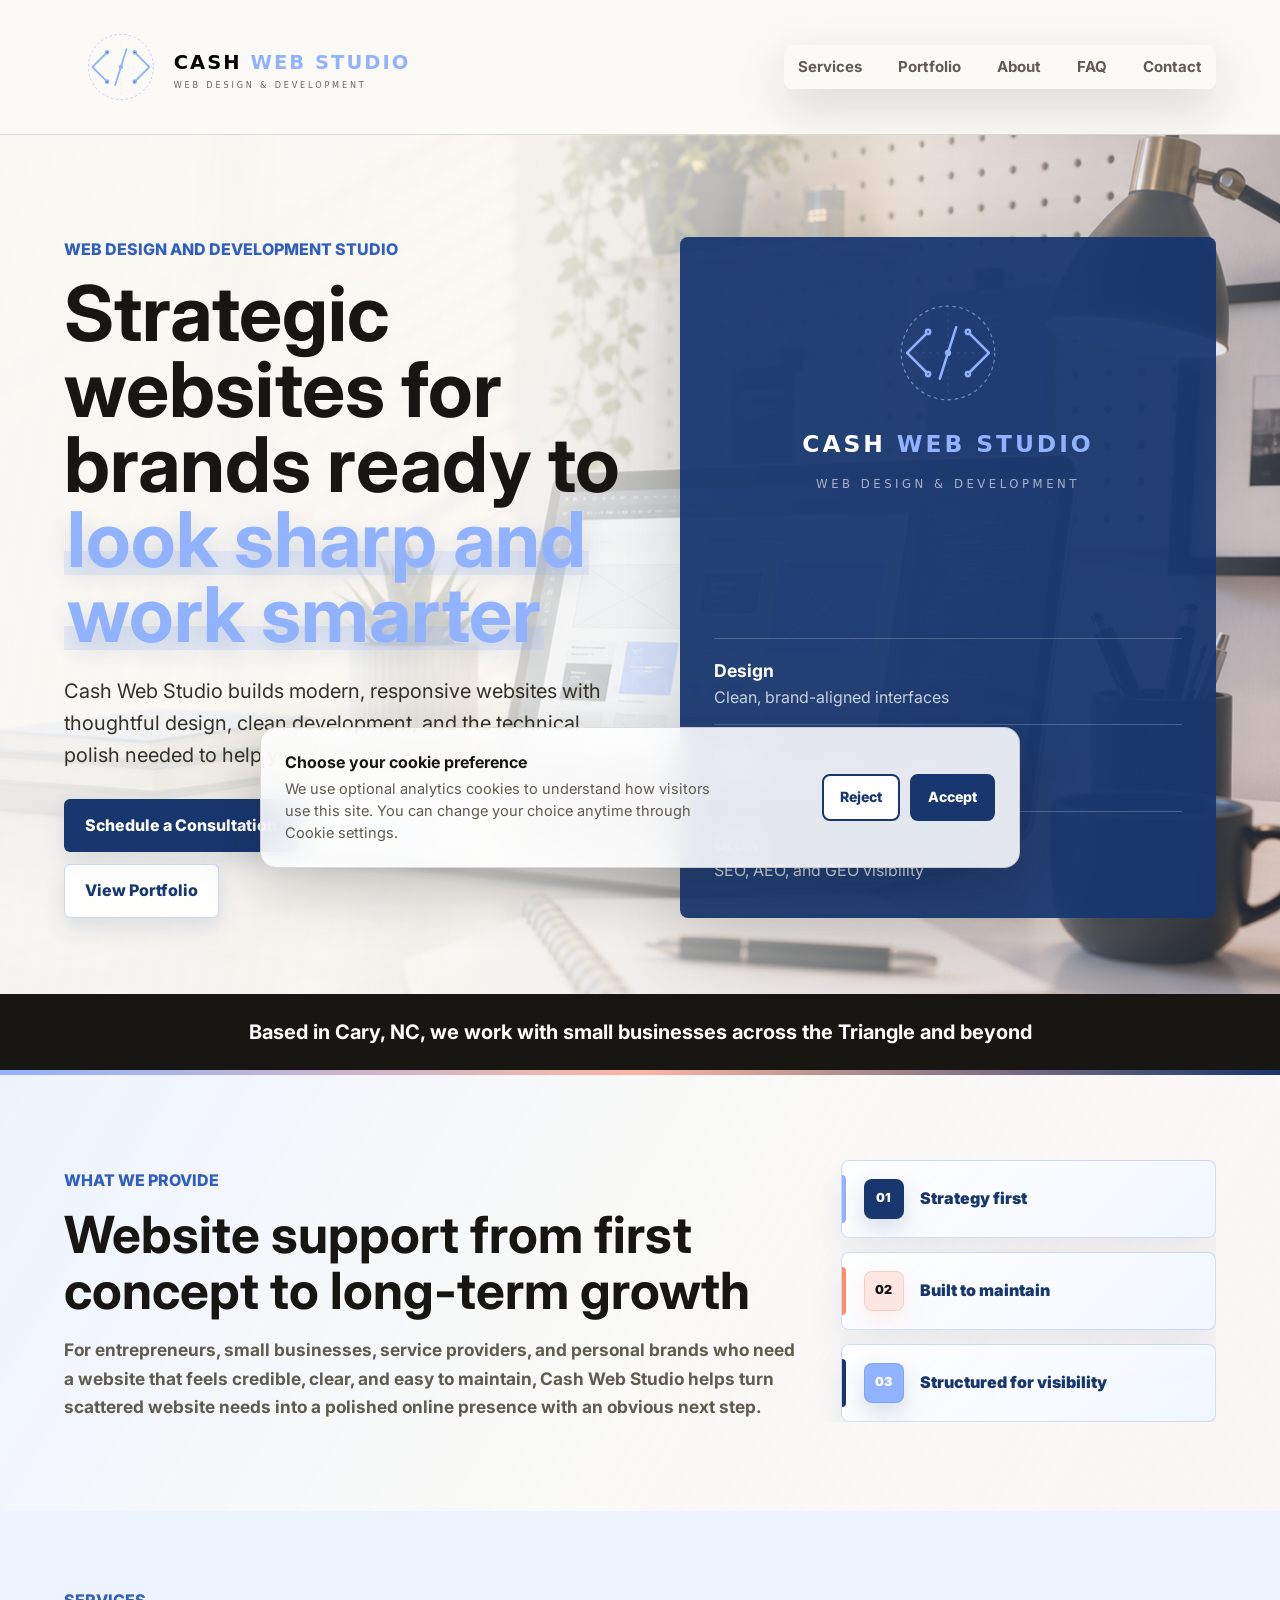
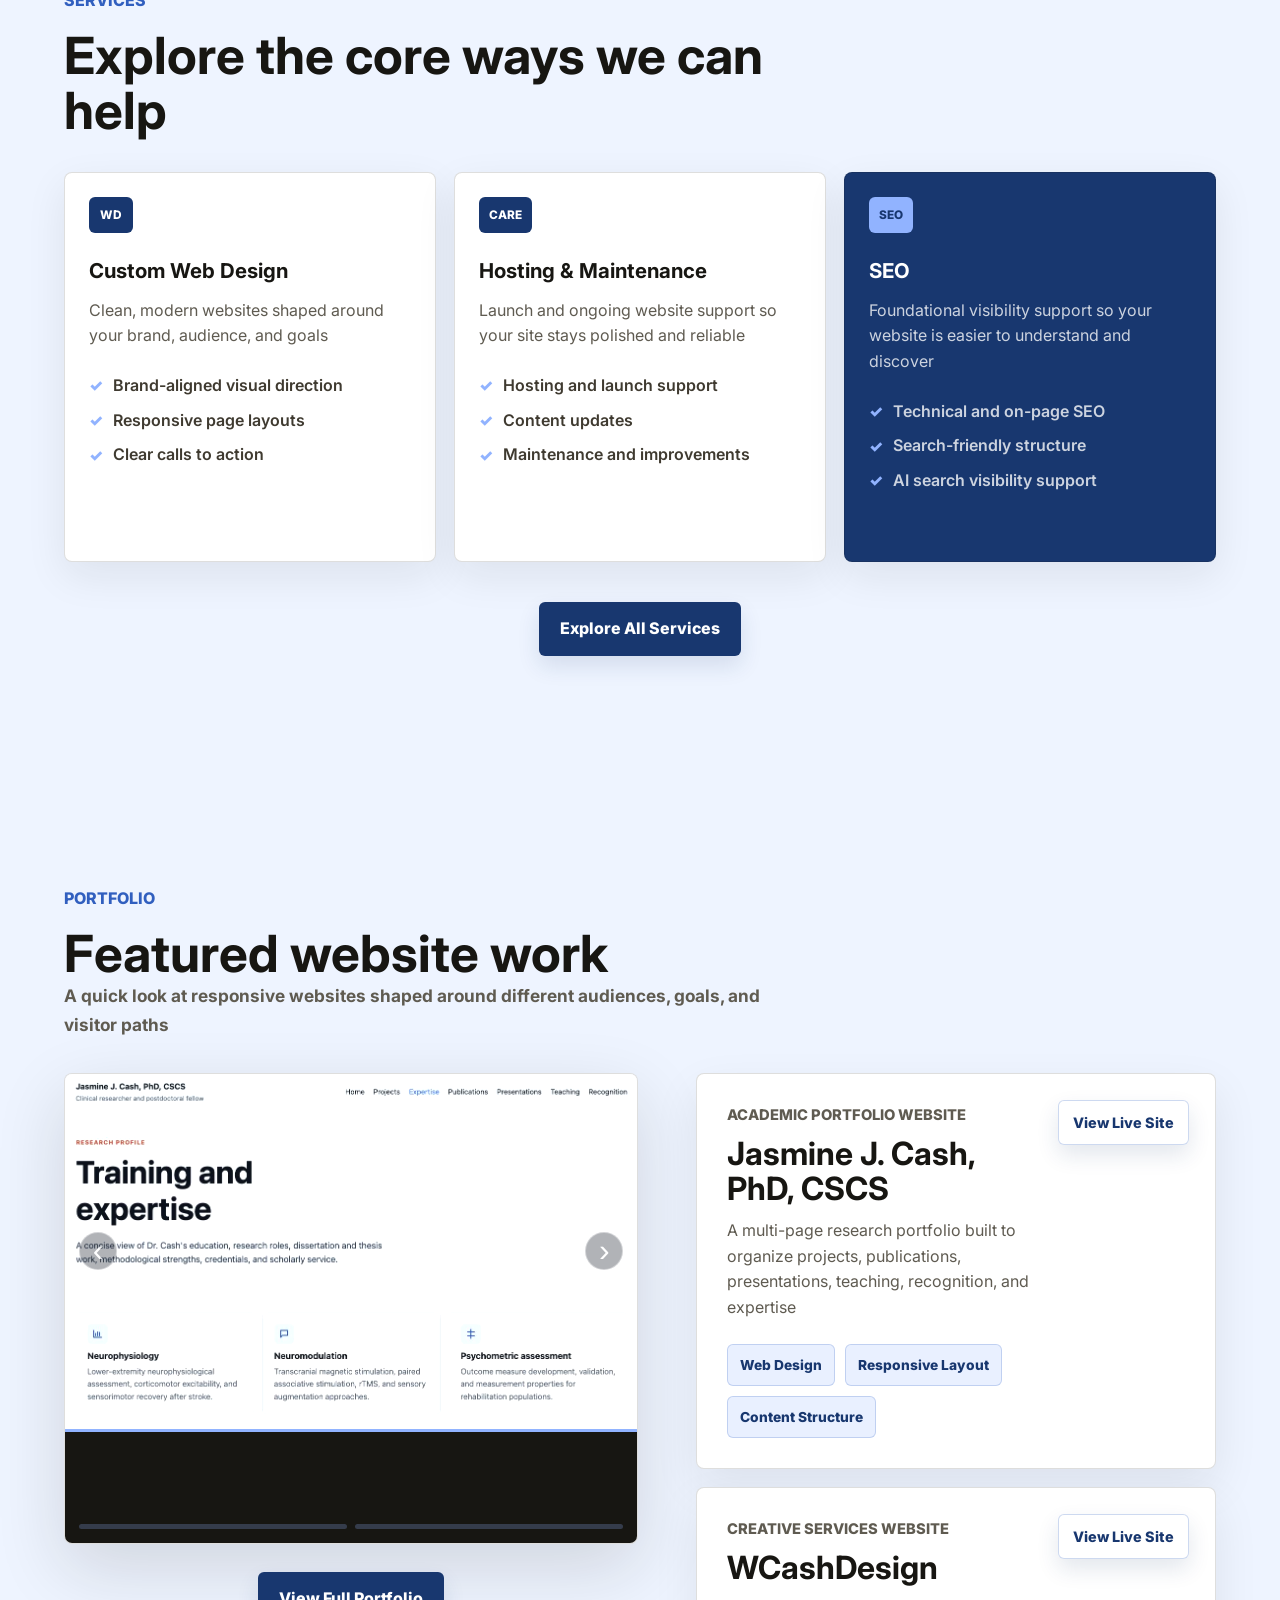
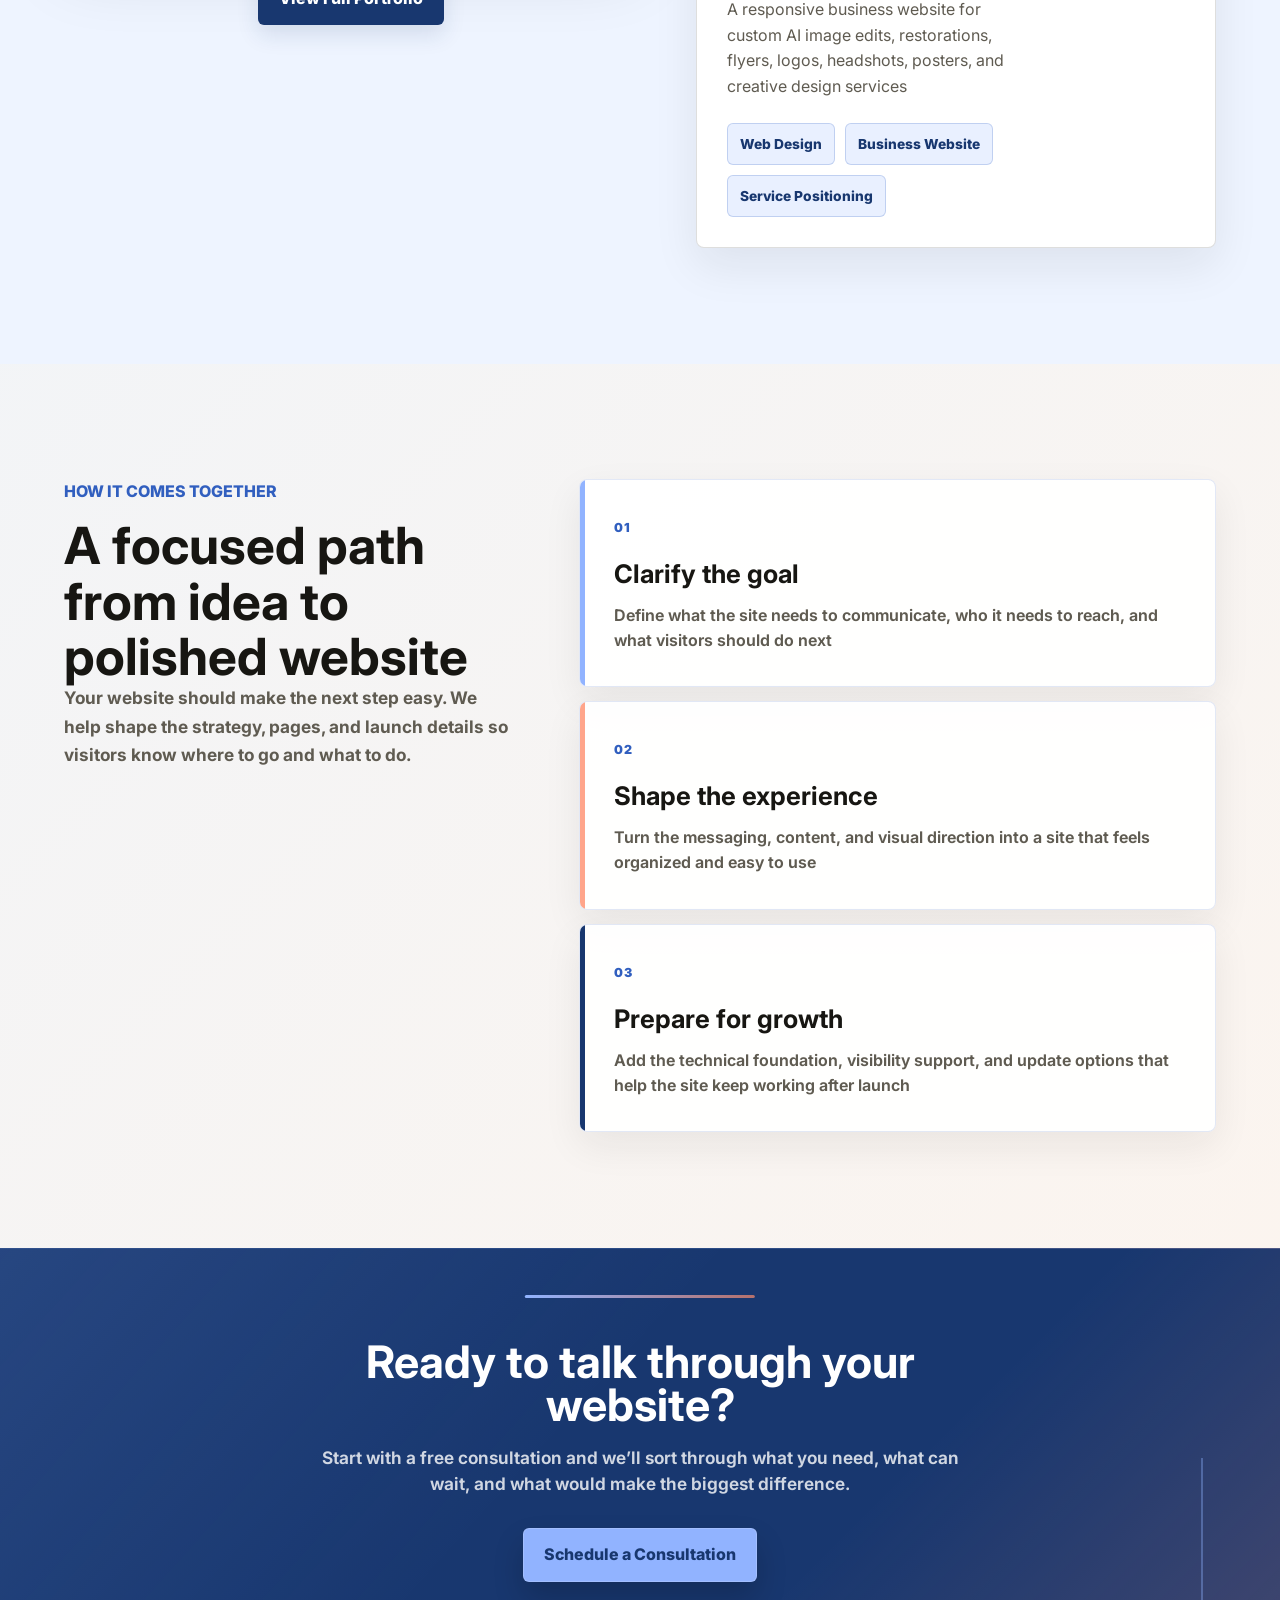
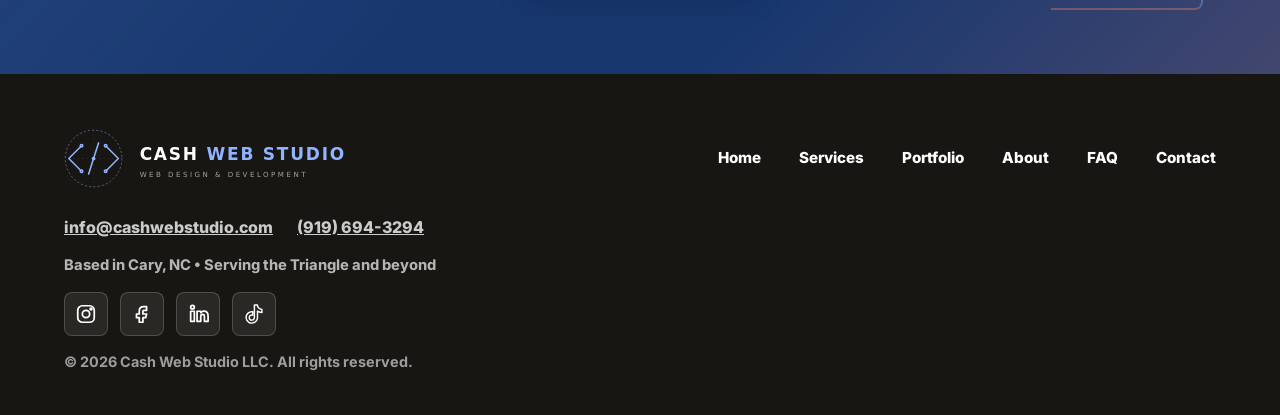
<file: index.html>
<!DOCTYPE html>
<html lang="en">
<head>

  <script src="/consent.js"></script>
  <meta charset="UTF-8">
  <meta name="viewport" content="width=device-width, initial-scale=1.0">
  <meta name="description" content="Cash Web Studio is a Cary, NC web design and development studio building custom websites for small businesses, founders, and service-based brands.">
  <meta name="theme-color" content="#91b3ff">
  <title>Cash Web Studio | Web Design & Development for Small Businesses</title>
  <link rel="icon" href="/assets/favicon.svg" type="image/svg+xml">
  <link rel="preconnect" href="https://fonts.googleapis.com">
  <link rel="preconnect" href="https://fonts.gstatic.com" crossorigin>
  <link href="https://fonts.googleapis.com/css2?family=Inter:wght@400;500;600;700;800&display=swap" rel="stylesheet">
  <link rel="stylesheet" href="/style.css?v=20260921">
  <link rel="canonical" href="https://cashwebstudio.com/">

  <meta property="og:title" content="Cash Web Studio | Web Design & Development">
  <meta property="og:description" content="Cary, NC web design and development studio building strategic websites for small businesses across the Triangle and beyond.">
  <meta property="og:image" content="https://cashwebstudio.com/assets/cash-web-studio-social-preview.png">
  <meta property="og:url" content="https://cashwebstudio.com/">
  <meta property="og:type" content="website">
  <meta property="og:site_name" content="Cash Web Studio">
  <meta property="og:locale" content="en_US">

  <meta name="twitter:card" content="summary_large_image">
  <meta name="twitter:title" content="Cash Web Studio | Web Design & Development">
  <meta name="twitter:description" content="Cary, NC web design and development studio building strategic websites for small businesses across the Triangle and beyond.">
  <meta name="twitter:image" content="https://cashwebstudio.com/assets/cash-web-studio-social-preview.png">
  <script type="application/ld+json">
    {
      "@context": "https://schema.org",
      "@graph": [
        {
          "@type": "ProfessionalService",
          "@id": "https://cashwebstudio.com/#business",
          "name": "Cash Web Studio",
          "url": "https://cashwebstudio.com/",
          "logo": "https://cashwebstudio.com/assets/logo-horizontal-black.svg",
          "image": "https://cashwebstudio.com/assets/cash-web-studio-social-preview.png",
          "description": "Cash Web Studio is a Cary, NC web design and development studio creating custom websites, SEO-minded page structure, editable CMS setups, and ongoing website support for small businesses across the Triangle and beyond.",
          "email": "info@cashwebstudio.com",
          "telephone": "+1-919-694-3294",
          "priceRange": "$$",
          "address": {
            "@type": "PostalAddress",
            "addressLocality": "Cary",
            "addressRegion": "NC",
            "addressCountry": "US"
          },
          "areaServed": [
            {
              "@type": "Place",
              "name": "Cary, NC"
            },
            {
              "@type": "Place",
              "name": "Raleigh, NC"
            },
            {
              "@type": "Place",
              "name": "Durham, NC"
            },
            {
              "@type": "Place",
              "name": "Chapel Hill, NC"
            },
            {
              "@type": "Place",
              "name": "Apex, NC"
            },
            {
              "@type": "Place",
              "name": "Morrisville, NC"
            },
            {
              "@type": "Place",
              "name": "Holly Springs, NC"
            },
            {
              "@type": "Place",
              "name": "Wake Forest, NC"
            },
            {
              "@type": "Place",
              "name": "Garner, NC"
            },
            {
              "@type": "Place",
              "name": "Knightdale, NC"
            },
            {
              "@type": "Place",
              "name": "The Triangle, NC"
            },
            {
              "@type": "Country",
              "name": "United States"
            }
          ],
          "founder": {
            "@type": "Person",
            "name": "Camille Cash"
          },
          "sameAs": [
            "https://www.instagram.com/cashwebstudio/",
            "https://www.facebook.com/cashwebstudio",
            "https://www.linkedin.com/company/cash-web-studio"
          ],
          "serviceType": [
            "Web design",
            "Website development",
            "Website maintenance",
            "Search engine optimization",
            "Answer engine optimization",
            "Generative engine optimization"
          ],
          "knowsAbout": [
            "Custom web design",
            "Responsive website development",
            "Small business websites",
            "Website maintenance",
            "Content management systems",
            "Search engine optimization",
            "AI search visibility"
          ],
          "hasOfferCatalog": {
            "@type": "OfferCatalog",
            "name": "Cash Web Studio services",
            "itemListElement": [
              {
                "@type": "Offer",
                "itemOffered": {
                  "@type": "Service",
                  "name": "Custom Web Design",
                  "description": "Brand-aligned custom website design for small businesses, founders, service providers, and personal brands."
                }
              },
              {
                "@type": "Offer",
                "itemOffered": {
                  "@type": "Service",
                  "name": "Website Development",
                  "description": "Responsive website development with clean structure, performance-minded implementation, and clear calls to action."
                }
              },
              {
                "@type": "Offer",
                "itemOffered": {
                  "@type": "Service",
                  "name": "SEO and AI Search Visibility",
                  "description": "Foundational SEO, search-friendly page structure, and support for visibility in AI search results."
                }
              }
            ]
          }
        },
        {
          "@type": "WebSite",
          "@id": "https://cashwebstudio.com/#website",
          "url": "https://cashwebstudio.com/",
          "name": "Cash Web Studio",
          "publisher": {
            "@id": "https://cashwebstudio.com/#business"
          }
        },
        {
          "@type": "BreadcrumbList",
          "@id": "https://cashwebstudio.com/#breadcrumb",
          "itemListElement": [
            {
              "@type": "ListItem",
              "position": 1,
              "name": "Home",
              "item": "https://cashwebstudio.com/"
            }
          ]
        }
      ]
    }
  </script>
</head>
<body>
  <header class="site-header">
    <a class="brand" href="/" aria-label="Cash Web Studio home">
      <img src="/assets/logo-horizontal-black.svg" alt="Cash Web Studio">
    </a>
    <button class="nav-toggle" type="button" aria-label="Open navigation" aria-expanded="false">
      <span></span>
      <span></span>
      <span></span>
    </button>
    <nav class="site-nav" aria-label="Primary navigation">
      <a href="/services/">Services</a>
      <a href="/portfolio/">Portfolio</a>
      <a href="/about/">About</a>
      <a href="/faq/">FAQ</a>
      <a href="/contact/">Contact</a>
    </nav>
  </header>

  <main id="home">
    <section class="hero">
      <div class="hero-copy">
        <p class="eyebrow">Web design and development studio</p>
        <h1>Strategic websites for brands ready to <span>look sharp and work smarter</span></h1>
        <p class="hero-text">
          Cash Web Studio builds modern, responsive websites with thoughtful design,
          clean development, and the technical polish needed to help your business grow online.
        </p>
        <div class="hero-actions">
          <a class="button button-dark" href="/contact/#consultation">Schedule a Consultation</a>
          <a class="button button-light" href="/services/">View Services</a>
          <a class="button button-light" href="/portfolio/">View Portfolio</a>
        </div>
      </div>
      <div class="hero-panel" aria-label="Cash Web Studio service highlights">
        <img src="/assets/logo-stacked-white.svg" alt="Cash Web Studio" class="hero-logo">
        <div class="metric-grid">
          <div>
            <strong>Design</strong>
            <span>Clean, brand-aligned interfaces</span>
          </div>
          <div>
            <strong>Build</strong>
            <span>Responsive, performant websites</span>
          </div>
          <div>
            <strong>Grow</strong>
            <span>SEO, AEO, and GEO visibility</span>
          </div>
        </div>
      </div>
    </section>

    <section class="intro-band" aria-label="Studio promise">
      <p>Based in Cary, NC, we work with small businesses across the Triangle and beyond</p>
    </section>

    <section class="home-services-opener-section" id="services" aria-labelledby="home-services-heading">
      <div class="home-services-opener">
        <div class="section-heading">
          <p class="eyebrow">What We Provide</p>
          <h2 id="home-services-heading">Website support from first concept to long-term growth</h2>
          <p>
            For entrepreneurs, small businesses, service providers, and personal brands who need a website that feels credible, clear, and easy to maintain, Cash Web Studio helps turn scattered website needs into a polished online presence with an obvious next step.
          </p>
        </div>
        <div class="home-services-opener-points" aria-label="Service priorities">
          <span>Strategy first</span>
          <span>Built to maintain</span>
          <span>Structured for visibility</span>
        </div>
      </div>
    </section>

    <section class="section services-section" aria-label="Featured services">
      <div class="section-heading home-services-heading">
        <p class="eyebrow">Services</p>
        <h2>Explore the core ways we can help</h2>
      </div>
      <div class="services-grid">
        <article class="service-card">
          <div class="service-icon" aria-hidden="true">WD</div>
          <h3>Custom Web Design</h3>
          <p>Clean, modern websites shaped around your brand, audience, and goals</p>
          <ul>
            <li>Brand-aligned visual direction</li>
            <li>Responsive page layouts</li>
            <li>Clear calls to action</li>
          </ul>
        </article>
        <article class="service-card">
          <div class="service-icon" aria-hidden="true">CARE</div>
          <h3>Hosting & Maintenance</h3>
          <p>Launch and ongoing website support so your site stays polished and reliable</p>
          <ul>
            <li>Hosting and launch support</li>
            <li>Content updates</li>
            <li>Maintenance and improvements</li>
          </ul>
        </article>
        <article class="service-card featured-card">
          <div class="service-icon" aria-hidden="true">SEO</div>
          <h3>SEO</h3>
          <p>Foundational visibility support so your website is easier to understand and discover</p>
          <ul>
            <li>Technical and on-page SEO</li>
            <li>Search-friendly structure</li>
            <li>AI search visibility support</li>
          </ul>
        </article>
      </div>
      <div class="home-section-actions">
        <a class="button button-dark" href="/services/">Explore All Services</a>
      </div>
    </section>

    <section class="section portfolio-preview-section" id="portfolio">
      <div class="section-heading">
        <p class="eyebrow">Portfolio</p>
        <h2>Featured website work</h2>
        <p>
          A quick look at responsive websites shaped around different audiences,
          goals, and visitor paths
        </p>
      </div>
      <div class="portfolio-preview-layout">
        <div class="portfolio-showcase-column">
          <article class="website-reel-card" aria-label="Featured website showcase">
            <div class="website-reel-frame">
              <div class="website-reel-track">
                <figure class="website-reel-slide">
                  <img src="/assets/portfolio-jasmine-expertise-desktop.png" alt="Jasmine Cash academic portfolio website desktop view">
                </figure>
                <figure class="website-reel-slide">
                  <img src="/assets/portfolio-wcashdesign-desktop.jpg" alt="WCashDesign creative services website desktop view">
                </figure>
              </div>
              <button class="website-reel-control website-reel-prev" type="button" aria-label="Show previous website project" data-reel-prev>
                <span aria-hidden="true">&lsaquo;</span>
              </button>
              <button class="website-reel-control website-reel-next" type="button" aria-label="Show next website project" data-reel-next>
                <span aria-hidden="true">&rsaquo;</span>
              </button>
            </div>
            <div class="website-reel-caption" aria-live="polite">
              <div class="website-reel-caption-item">
                <span>Academic portfolio website</span>
                <strong>Jasmine J. Cash, PhD, CSCS</strong>
              </div>
              <div class="website-reel-caption-item">
                <span>Creative services website</span>
                <strong>WCashDesign</strong>
              </div>
            </div>
            <div class="website-reel-meta">
              <span></span>
              <span></span>
            </div>
          </article>
          <div class="portfolio-preview-actions">
            <a class="button button-dark" href="/portfolio/">View Full Portfolio</a>
          </div>
        </div>

        <div class="featured-project-list">
          <article class="featured-project-card">
            <p class="project-label">Academic portfolio website</p>
            <h3>Jasmine J. Cash, PhD, CSCS</h3>
            <p>
              A multi-page research portfolio built to organize projects, publications,
              presentations, teaching, recognition, and expertise
            </p>
            <div class="project-tags" aria-label="Jasmine Cash project services">
              <span>Web Design</span>
              <span>Responsive Layout</span>
              <span>Content Structure</span>
            </div>
            <div class="project-actions">
              <a class="button button-light" href="https://jasminecash.com/" target="_blank" rel="noopener">View Live Site</a>
            </div>
          </article>

          <article class="featured-project-card">
            <p class="project-label">Creative services website</p>
            <h3>WCashDesign</h3>
            <p>
              A responsive business website for custom AI image edits, restorations,
              flyers, logos, headshots, posters, and creative design services
            </p>
            <div class="project-tags" aria-label="WCashDesign project services">
              <span>Web Design</span>
              <span>Business Website</span>
              <span>Service Positioning</span>
            </div>
            <div class="project-actions">
              <a class="button button-light" href="https://wcashdesign.com/" target="_blank" rel="noopener">View Live Site</a>
            </div>
          </article>
        </div>
      </div>
    </section>

    <section class="section home-approach-section">
      <div class="home-approach-layout">
        <div class="section-heading">
          <p class="eyebrow">How It Comes Together</p>
          <h2>A focused path from idea to polished website</h2>
          <p>
            Your website should make the next step easy. We help shape the strategy, pages, and launch details so visitors know where to go and what to do.
          </p>
        </div>
        <div class="home-approach-list">
          <article>
            <span>01</span>
            <h3>Clarify the goal</h3>
            <p>Define what the site needs to communicate, who it needs to reach, and what visitors should do next</p>
          </article>
          <article>
            <span>02</span>
            <h3>Shape the experience</h3>
            <p>Turn the messaging, content, and visual direction into a site that feels organized and easy to use</p>
          </article>
          <article>
            <span>03</span>
            <h3>Prepare for growth</h3>
            <p>Add the technical foundation, visibility support, and update options that help the site keep working after launch</p>
          </article>
        </div>
      </div>
    </section>

    <section class="page-cta home-final-cta">
      <h2>Ready to talk through your website?</h2>
      <p>Start with a free consultation and we’ll sort through what you need, what can wait, and what would make the biggest difference.</p>
      <a class="button button-light" href="/contact/">Schedule a Consultation</a>
    </section>
  </main>

  <footer class="site-footer">
    <div class="footer-top">
      <img src="/assets/logo-horizontal-white.svg" alt="Cash Web Studio">
      <nav class="footer-nav" aria-label="Footer navigation">
        <a href="/">Home</a>
        <a href="/services/">Services</a>
        <a href="/portfolio/">Portfolio</a>
        <a href="/about/">About</a>
        <a href="/faq/">FAQ</a>
        <a href="/contact/">Contact</a>
      </nav>
    </div>
    <div class="footer-contact" aria-label="Company contact information">
      <a href="mailto:info@cashwebstudio.com">info@cashwebstudio.com</a>
      <a href="tel:+19196943294">(919) 694-3294</a>
    </div>
    <p class="footer-location">Based in Cary, NC &bull; Serving the Triangle and beyond</p>
    <div class="footer-social" aria-label="Cash Web Studio social links">
      <a class="social-link" href="https://www.instagram.com/cashwebstudio/" target="_blank" rel="noopener" aria-label="Cash Web Studio on Instagram">
        <svg class="social-icon" aria-hidden="true" viewBox="0 0 24 24">
          <rect x="3" y="3" width="18" height="18" rx="5"></rect>
          <circle cx="12" cy="12" r="4"></circle>
          <circle cx="17.5" cy="6.5" r="1"></circle>
        </svg>
      </a>
      <a class="social-link" href="https://www.facebook.com/cashwebstudio" target="_blank" rel="noopener" aria-label="Cash Web Studio on Facebook">
        <svg class="social-icon" aria-hidden="true" viewBox="0 0 24 24">
          <path d="M14 8h3V4h-3c-3 0-5 2-5 5v3H6v4h3v5h4v-5h3l1-4h-4V9c0-.6.4-1 1-1z"></path>
        </svg>
      </a>
      <a class="social-link" href="https://www.linkedin.com/company/cash-web-studio" target="_blank" rel="noopener" aria-label="Cash Web Studio on LinkedIn">
        <svg class="social-icon" aria-hidden="true" viewBox="0 0 24 24">
          <path d="M4 9h4v11H4z"></path>
          <path d="M4 4.5a2 2 0 1 0 4 0 2 2 0 0 0-4 0z"></path>
          <path d="M11 9h4v1.6c.6-.9 1.6-1.8 3.4-1.8 2.8 0 4.6 1.8 4.6 5.4V20h-4v-5.1c0-1.5-.6-2.4-1.9-2.4-1.2 0-2.1.8-2.1 2.4V20h-4z"></path>
        </svg>
      </a>
      <a class="social-link" href="https://www.tiktok.com/@cashwebstudio" target="_blank" rel="noopener" aria-label="Cash Web Studio on TikTok">
        <svg class="social-icon social-icon--brand-outline" aria-hidden="true" viewBox="-2.5 -2.5 29 29">
          <path d="M12.53.02C13.84 0 15.14 0 16.44 0c.08 1.53.63 3.09 1.75 4.17 1.12 1.11 2.7 1.62 4.24 1.79v4.03c-1.44-.05-2.89-.35-4.2-.97-.57-.26-1.1-.59-1.62-.93-.01 2.92.01 5.84-.02 8.75-.08 1.4-.54 2.79-1.35 3.94-1.31 1.92-3.58 3.17-5.91 3.21-1.43.08-2.86-.31-4.08-1.03-2.02-1.19-3.44-3.37-3.65-5.72-.02-.5-.03-1-.01-1.49.18-1.9 1.12-3.72 2.58-4.96 1.66-1.44 3.98-2.13 6.15-1.72.02 1.48-.04 2.96-.04 4.44-.99-.32-2.15-.23-3.02.37-.63.41-1.11 1.04-1.36 1.75-.21.51-.15 1.07-.14 1.61.24 1.64 1.82 3.02 3.5 2.87 1.12-.01 2.19-.66 2.77-1.61.19-.33.4-.67.41-1.06.1-1.79.06-3.57.07-5.36.01-4.03-.01-8.05.02-12.07z"></path>
        </svg>
      </a>
    </div>
    <p class="footer-copyright">&copy; <span data-current-year>2026</span> Cash Web Studio LLC. All rights reserved.</p>
</footer>

  <script src="/script.js"></script>
</body>
</html>
</file>
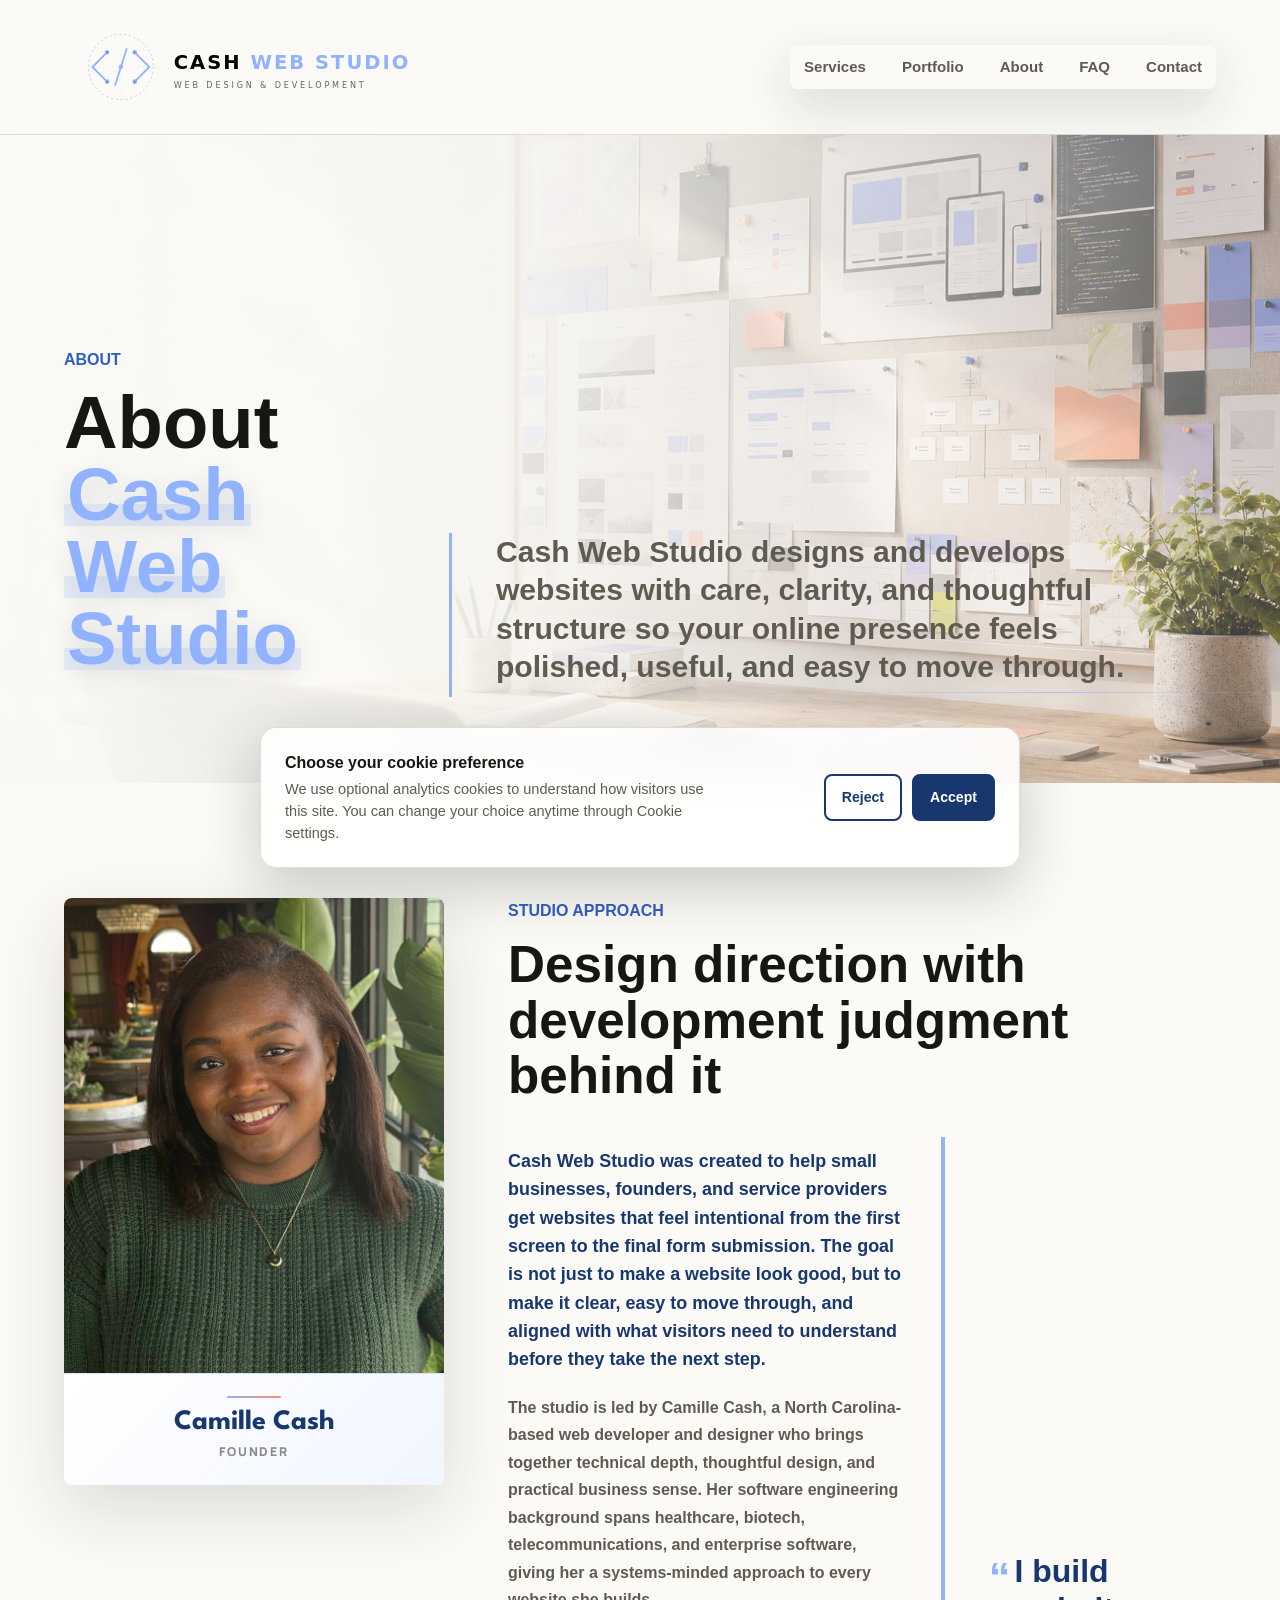
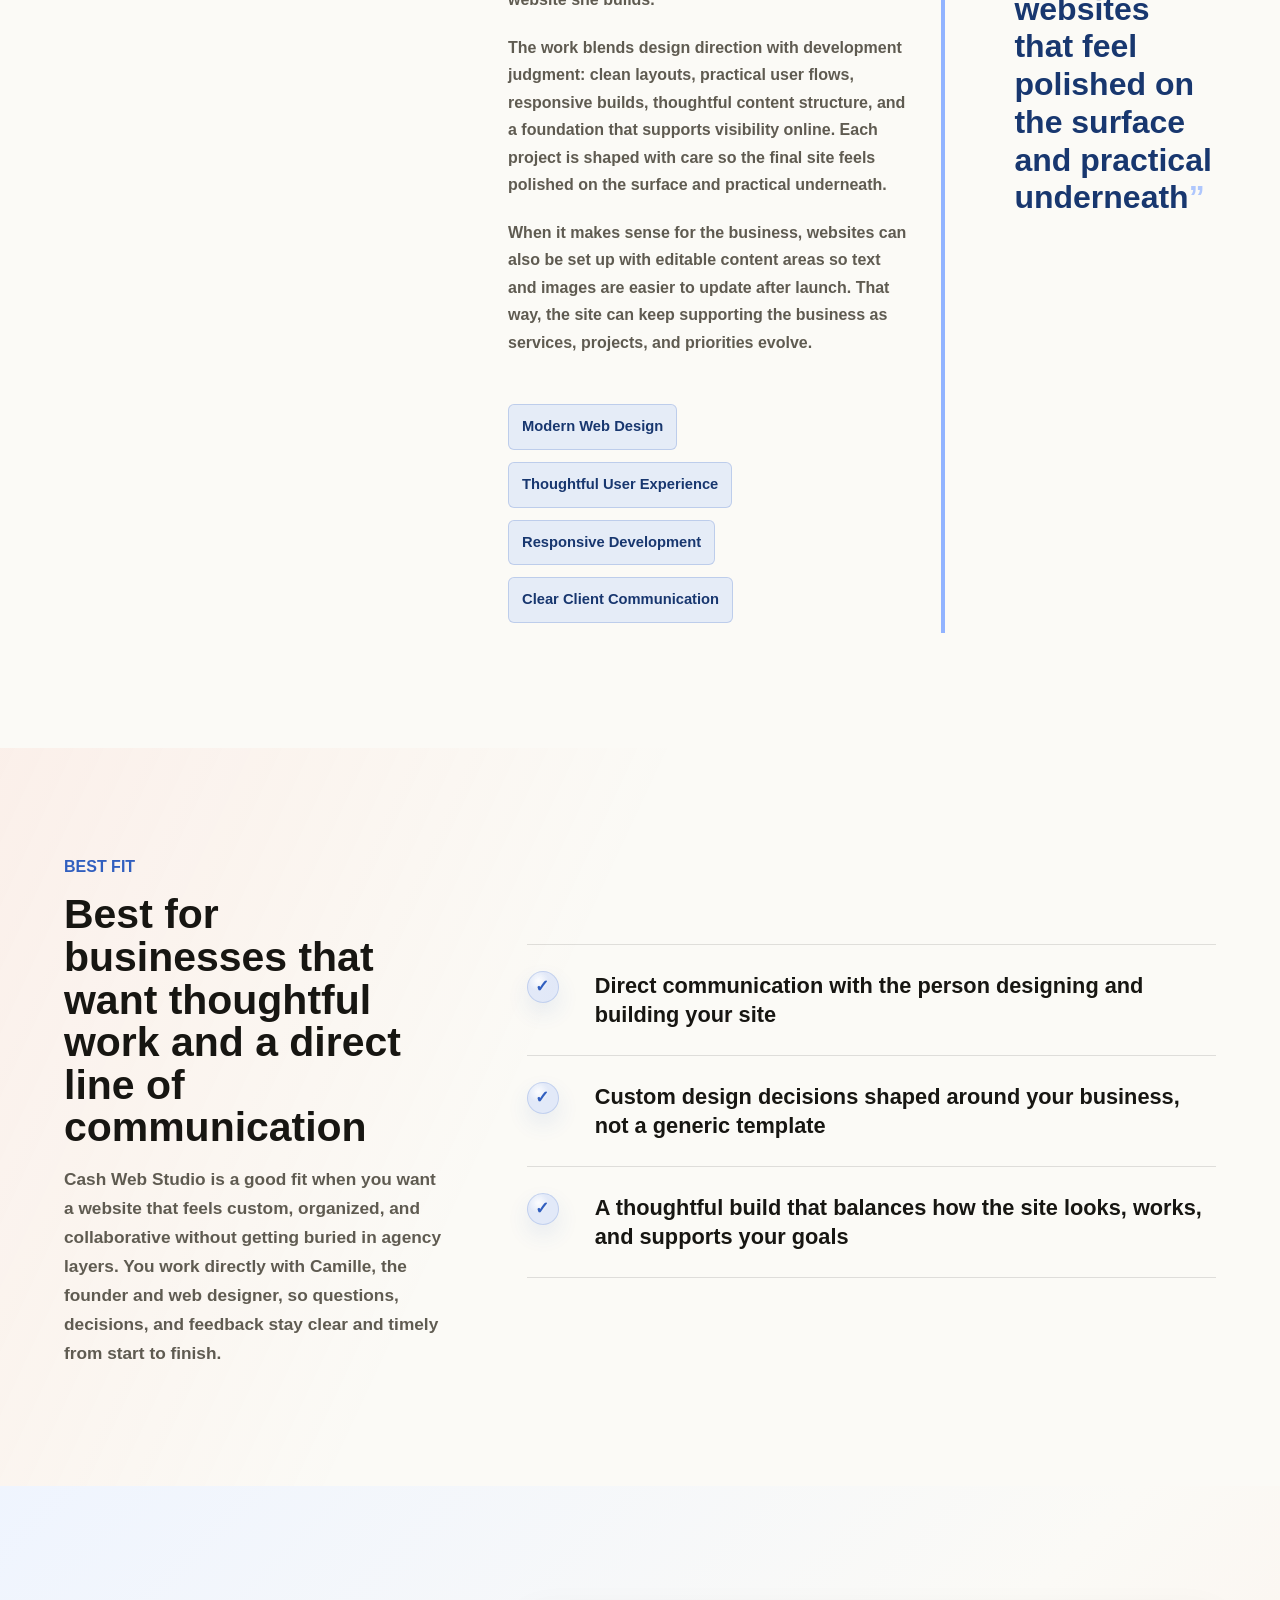
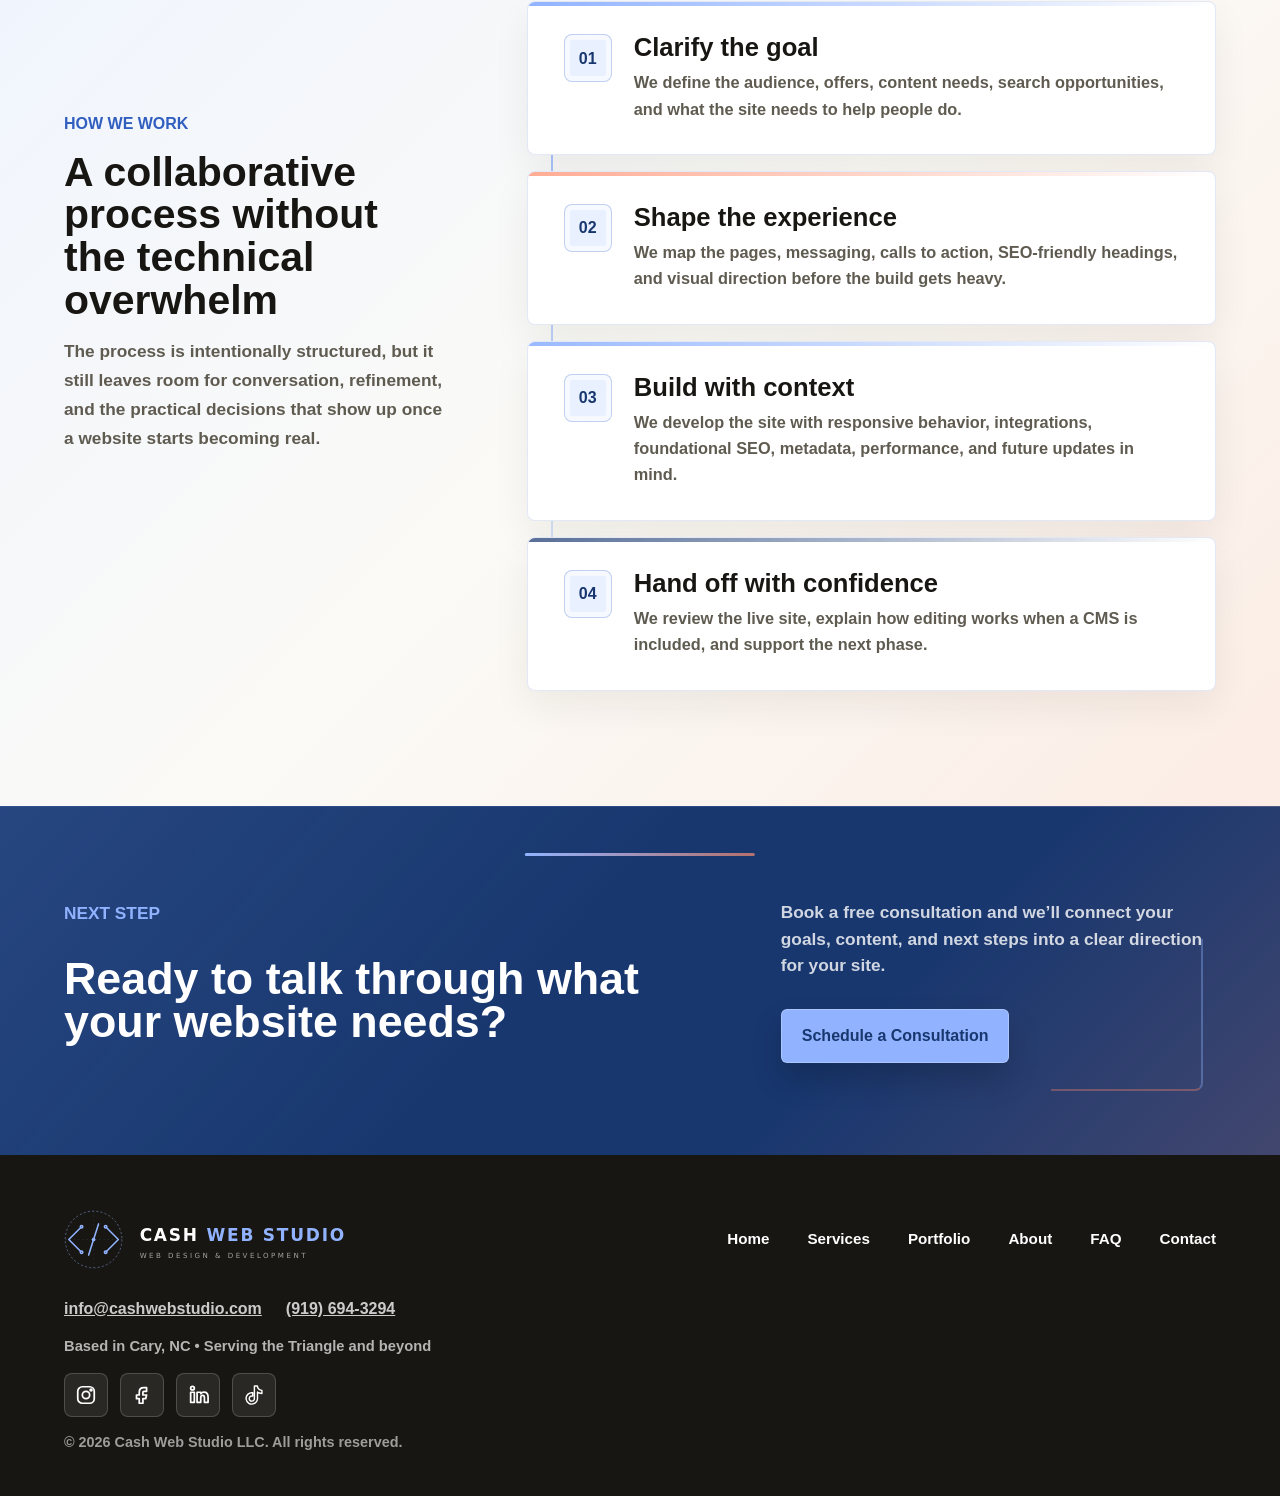
<file: about/index.html>
<!DOCTYPE html>
<html lang="en">
<head>

  <script src="/consent.js"></script>
  <meta charset="UTF-8">
  <meta name="viewport" content="width=device-width, initial-scale=1.0">
  <title>About | Cash Web Studio</title>
  <meta name="description" content="Learn about Cash Web Studio, a web design and development studio creating strategic custom websites for small businesses and service providers.">
  <meta name="theme-color" content="#91b3ff">
  <link rel="canonical" href="https://cashwebstudio.com/about/">
  <meta property="og:title" content="About | Cash Web Studio">
  <meta property="og:description" content="Learn about Cash Web Studio, a Cary, NC web design and development studio led by Camille Cash.">
  <meta property="og:image" content="https://cashwebstudio.com/assets/cash-web-studio-social-preview.png">
  <meta property="og:url" content="https://cashwebstudio.com/about/">
  <meta property="og:type" content="website">
  <meta property="og:site_name" content="Cash Web Studio">
  <meta property="og:locale" content="en_US">
  <meta name="twitter:card" content="summary_large_image">
  <meta name="twitter:title" content="About | Cash Web Studio">
  <meta name="twitter:description" content="Learn about Cash Web Studio, a Cary, NC web design and development studio led by Camille Cash.">
  <meta name="twitter:image" content="https://cashwebstudio.com/assets/cash-web-studio-social-preview.png">
  <link rel="icon" href="/assets/favicon.svg" type="image/svg+xml">
  <link rel="preconnect" href="https://fonts.googleapis.com">
  <link rel="preconnect" href="https://fonts.gstatic.com" crossorigin>
  <link href="https://fonts.googleapis.com/css2?family=League+Spartan:wght@600;700;800;900&family=Manrope:wght@400;600;700;800&display=swap" rel="stylesheet">
  <link rel="stylesheet" href="/style.css?v=20260921">
  <script type="application/ld+json">
    {
      "@context": "https://schema.org",
      "@graph": [
        {
          "@type": "AboutPage",
          "@id": "https://cashwebstudio.com/about/#page",
          "url": "https://cashwebstudio.com/about/",
          "name": "About | Cash Web Studio",
          "description": "Learn about Cash Web Studio, a Cary, NC web design and development studio led by Camille Cash.",
          "isPartOf": {
            "@id": "https://cashwebstudio.com/#website"
          },
          "about": {
            "@id": "https://cashwebstudio.com/#business"
          }
        },
        {
          "@type": "Person",
          "@id": "https://cashwebstudio.com/about/#camille-cash",
          "name": "Camille Cash",
          "jobTitle": "Founder and Web Designer",
          "worksFor": {
            "@id": "https://cashwebstudio.com/#business"
          }
        },
        {
          "@type": "BreadcrumbList",
          "@id": "https://cashwebstudio.com/about/#breadcrumb",
          "itemListElement": [
            {
              "@type": "ListItem",
              "position": 1,
              "name": "Home",
              "item": "https://cashwebstudio.com/"
            },
            {
              "@type": "ListItem",
              "position": 2,
              "name": "About",
              "item": "https://cashwebstudio.com/about/"
            }
          ]
        }
      ]
    }
  </script>
</head>
<body>
  <header class="site-header">
    <a class="brand" href="/" aria-label="Cash Web Studio home">
      <img src="/assets/logo-horizontal-black.svg" alt="Cash Web Studio">
    </a>
    <button class="nav-toggle" type="button" aria-label="Open navigation" aria-expanded="false">
      <span></span>
      <span></span>
      <span></span>
    </button>
    <nav class="site-nav" aria-label="Primary navigation">
      <a href="/services/">Services</a>
      <a href="/portfolio/">Portfolio</a>
      <a href="/about/">About</a>
      <a href="/faq/">FAQ</a>
      <a href="/contact/">Contact</a>
    </nav>
  </header>

  <main>
    <section class="subpage-hero about-hero">
      <div class="subpage-hero-grid">
        <div class="subpage-hero-copy">
          <p class="eyebrow">About</p>
          <h1>About <span>Cash Web Studio</span></h1>
        </div>
        <div class="subpage-hero-subcopy">
          <p>
            Cash Web Studio designs and develops websites with care, clarity, and thoughtful structure so your online presence feels polished, useful, and easy to move through.
          </p>
        </div>
      </div>
    </section>

    <section class="section about-section">
      <div class="about-layout">
        <div class="portrait-wrap">
          <img src="/assets/camille-cash.jpg" alt="Camille Cash smiling in a green sweater">
          <div class="founder-caption" aria-label="Founder">
            <strong>Camille Cash</strong>
            <span>Founder</span>
          </div>
        </div>
        <div class="about-copy">
          <div class="section-heading">
            <p class="eyebrow">Studio Approach</p>
            <h2>Design direction with development judgment behind it</h2>
          </div>
          <div class="about-copy-grid">
            <div class="about-text-stack">
              <p>
                Cash Web Studio was created to help small businesses, founders, and service providers get websites that feel intentional from the first screen to the final form submission. The goal is not just to make a website look good, but to make it clear, easy to move through, and aligned with what visitors need to understand before they take the next step.
              </p>
              <p>
                The studio is led by Camille Cash, a North Carolina-based web developer and designer who brings together technical depth, thoughtful design, and practical business sense. Her software engineering background spans healthcare, biotech, telecommunications, and enterprise software, giving her a systems-minded approach to every website she builds.
              </p>
              <p>
                The work blends design direction with development judgment: clean layouts, practical user flows, responsive builds, thoughtful content structure, and a foundation that supports visibility online. Each project is shaped with care so the final site feels polished on the surface and practical underneath.
              </p>
              <p>
                When it makes sense for the business, websites can also be set up with editable content areas so text and images are easier to update after launch. That way, the site can keep supporting the business as services, projects, and priorities evolve.
              </p>
              <div class="about-points" aria-label="Founder strengths">
                <span>Modern Web Design</span>
                <span>Thoughtful User Experience</span>
                <span>Responsive Development</span>
                <span>Clear Client Communication</span>
              </div>
            </div>
            <blockquote class="about-quote">I build websites that feel polished on the surface and practical underneath</blockquote>
          </div>
        </div>
      </div>
    </section>

    <section class="section best-fit-section">
      <div class="best-fit-layout">
        <div class="best-fit-copy">
          <p class="eyebrow">Best Fit</p>
          <h2>Best for businesses that want thoughtful work and a direct line of communication</h2>
          <p>
            Cash Web Studio is a good fit when you want a website that feels custom, organized, and collaborative without getting buried in agency layers. You work directly with Camille, the founder and web designer, so questions, decisions, and feedback stay clear and timely from start to finish.
          </p>
        </div>
        <div class="best-fit-list" aria-label="Reasons to work with Cash Web Studio">
          <article>
            <span aria-hidden="true"></span>
            <p>Direct communication with the person designing and building your site</p>
          </article>
          <article>
            <span aria-hidden="true"></span>
            <p>Custom design decisions shaped around your business, not a generic template</p>
          </article>
          <article>
            <span aria-hidden="true"></span>
            <p>A thoughtful build that balances how the site looks, works, and supports your goals</p>
          </article>
        </div>
      </div>
    </section>

    <section class="section about-work-section">
      <div class="about-work-layout">
        <div class="section-heading">
          <p class="eyebrow">How We Work</p>
          <h2>A collaborative process without the technical overwhelm</h2>
          <p>
            The process is intentionally structured, but it still leaves room for conversation, refinement, and the practical decisions that show up once a website starts becoming real.
          </p>
        </div>
        <div class="work-timeline" aria-label="Cash Web Studio working process">
          <article class="work-step">
            <span>01</span>
            <div>
              <h3>Clarify the goal</h3>
              <p>We define the audience, offers, content needs, search opportunities, and what the site needs to help people do.</p>
            </div>
          </article>
          <article class="work-step">
            <span>02</span>
            <div>
              <h3>Shape the experience</h3>
              <p>We map the pages, messaging, calls to action, SEO-friendly headings, and visual direction before the build gets heavy.</p>
            </div>
          </article>
          <article class="work-step">
            <span>03</span>
            <div>
              <h3>Build with context</h3>
              <p>We develop the site with responsive behavior, integrations, foundational SEO, metadata, performance, and future updates in mind.</p>
            </div>
          </article>
          <article class="work-step">
            <span>04</span>
            <div>
              <h3>Hand off with confidence</h3>
              <p>We review the live site, explain how editing works when a CMS is included, and support the next phase.</p>
            </div>
          </article>
        </div>
      </div>
    </section>

    <section class="page-cta page-cta-split">
      <div>
        <p class="eyebrow">Next Step</p>
        <h2>Ready to talk through what your website needs?</h2>
      </div>
      <div>
        <p>Book a free consultation and we’ll connect your goals, content, and next steps into a clear direction for your site.</p>
        <a class="button button-dark" href="/contact/">Schedule a Consultation</a>
      </div>
    </section>
  </main>

  <footer class="site-footer">
    <div class="footer-top">
      <img src="/assets/logo-horizontal-white.svg" alt="Cash Web Studio">
      <nav class="footer-nav" aria-label="Footer navigation">
        <a href="/">Home</a>
        <a href="/services/">Services</a>
        <a href="/portfolio/">Portfolio</a>
        <a href="/about/">About</a>
        <a href="/faq/">FAQ</a>
        <a href="/contact/">Contact</a>
      </nav>
    </div>
    <div class="footer-contact" aria-label="Company contact information">
      <a href="mailto:info@cashwebstudio.com">info@cashwebstudio.com</a>
      <a href="tel:+19196943294">(919) 694-3294</a>
    </div>
    <p class="footer-location">Based in Cary, NC &bull; Serving the Triangle and beyond</p>
    <div class="footer-social" aria-label="Cash Web Studio social links">
      <a class="social-link" href="https://www.instagram.com/cashwebstudio/" target="_blank" rel="noopener" aria-label="Cash Web Studio on Instagram">
        <svg class="social-icon" aria-hidden="true" viewBox="0 0 24 24">
          <rect x="3" y="3" width="18" height="18" rx="5"></rect>
          <circle cx="12" cy="12" r="4"></circle>
          <circle cx="17.5" cy="6.5" r="1"></circle>
        </svg>
      </a>
      <a class="social-link" href="https://www.facebook.com/cashwebstudio" target="_blank" rel="noopener" aria-label="Cash Web Studio on Facebook">
        <svg class="social-icon" aria-hidden="true" viewBox="0 0 24 24">
          <path d="M14 8h3V4h-3c-3 0-5 2-5 5v3H6v4h3v5h4v-5h3l1-4h-4V9c0-.6.4-1 1-1z"></path>
        </svg>
      </a>
      <a class="social-link" href="https://www.linkedin.com/company/cash-web-studio" target="_blank" rel="noopener" aria-label="Cash Web Studio on LinkedIn">
        <svg class="social-icon" aria-hidden="true" viewBox="0 0 24 24">
          <path d="M4 9h4v11H4z"></path>
          <path d="M4 4.5a2 2 0 1 0 4 0 2 2 0 0 0-4 0z"></path>
          <path d="M11 9h4v1.6c.6-.9 1.6-1.8 3.4-1.8 2.8 0 4.6 1.8 4.6 5.4V20h-4v-5.1c0-1.5-.6-2.4-1.9-2.4-1.2 0-2.1.8-2.1 2.4V20h-4z"></path>
        </svg>
      </a>
      <a class="social-link" href="https://www.tiktok.com/@cashwebstudio" target="_blank" rel="noopener" aria-label="Cash Web Studio on TikTok">
        <svg class="social-icon social-icon--brand-outline" aria-hidden="true" viewBox="-2.5 -2.5 29 29">
          <path d="M12.53.02C13.84 0 15.14 0 16.44 0c.08 1.53.63 3.09 1.75 4.17 1.12 1.11 2.7 1.62 4.24 1.79v4.03c-1.44-.05-2.89-.35-4.2-.97-.57-.26-1.1-.59-1.62-.93-.01 2.92.01 5.84-.02 8.75-.08 1.4-.54 2.79-1.35 3.94-1.31 1.92-3.58 3.17-5.91 3.21-1.43.08-2.86-.31-4.08-1.03-2.02-1.19-3.44-3.37-3.65-5.72-.02-.5-.03-1-.01-1.49.18-1.9 1.12-3.72 2.58-4.96 1.66-1.44 3.98-2.13 6.15-1.72.02 1.48-.04 2.96-.04 4.44-.99-.32-2.15-.23-3.02.37-.63.41-1.11 1.04-1.36 1.75-.21.51-.15 1.07-.14 1.61.24 1.64 1.82 3.02 3.5 2.87 1.12-.01 2.19-.66 2.77-1.61.19-.33.4-.67.41-1.06.1-1.79.06-3.57.07-5.36.01-4.03-.01-8.05.02-12.07z"></path>
        </svg>
      </a>
    </div>
    <p class="footer-copyright">&copy; <span data-current-year>2026</span> Cash Web Studio LLC. All rights reserved.</p>
  </footer>

  <script src="/script.js"></script>
</body>
</html>
</file>
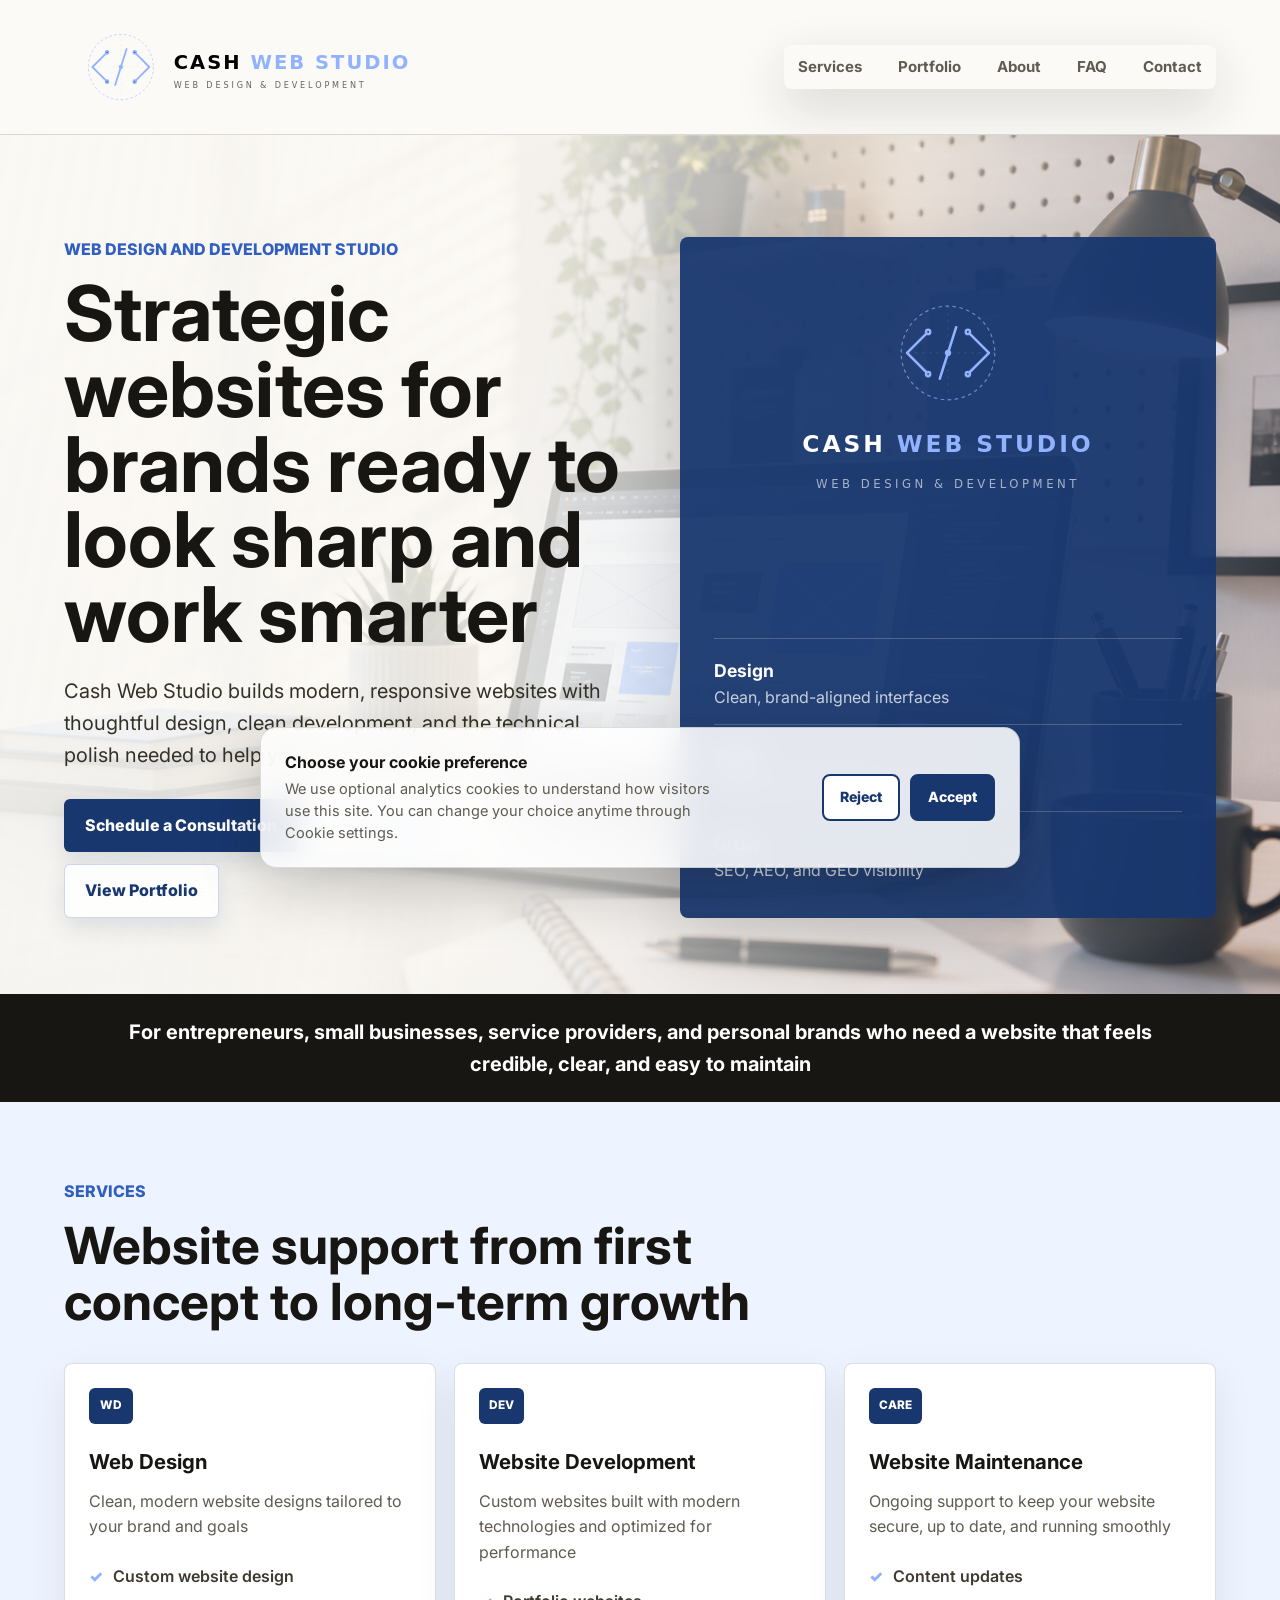
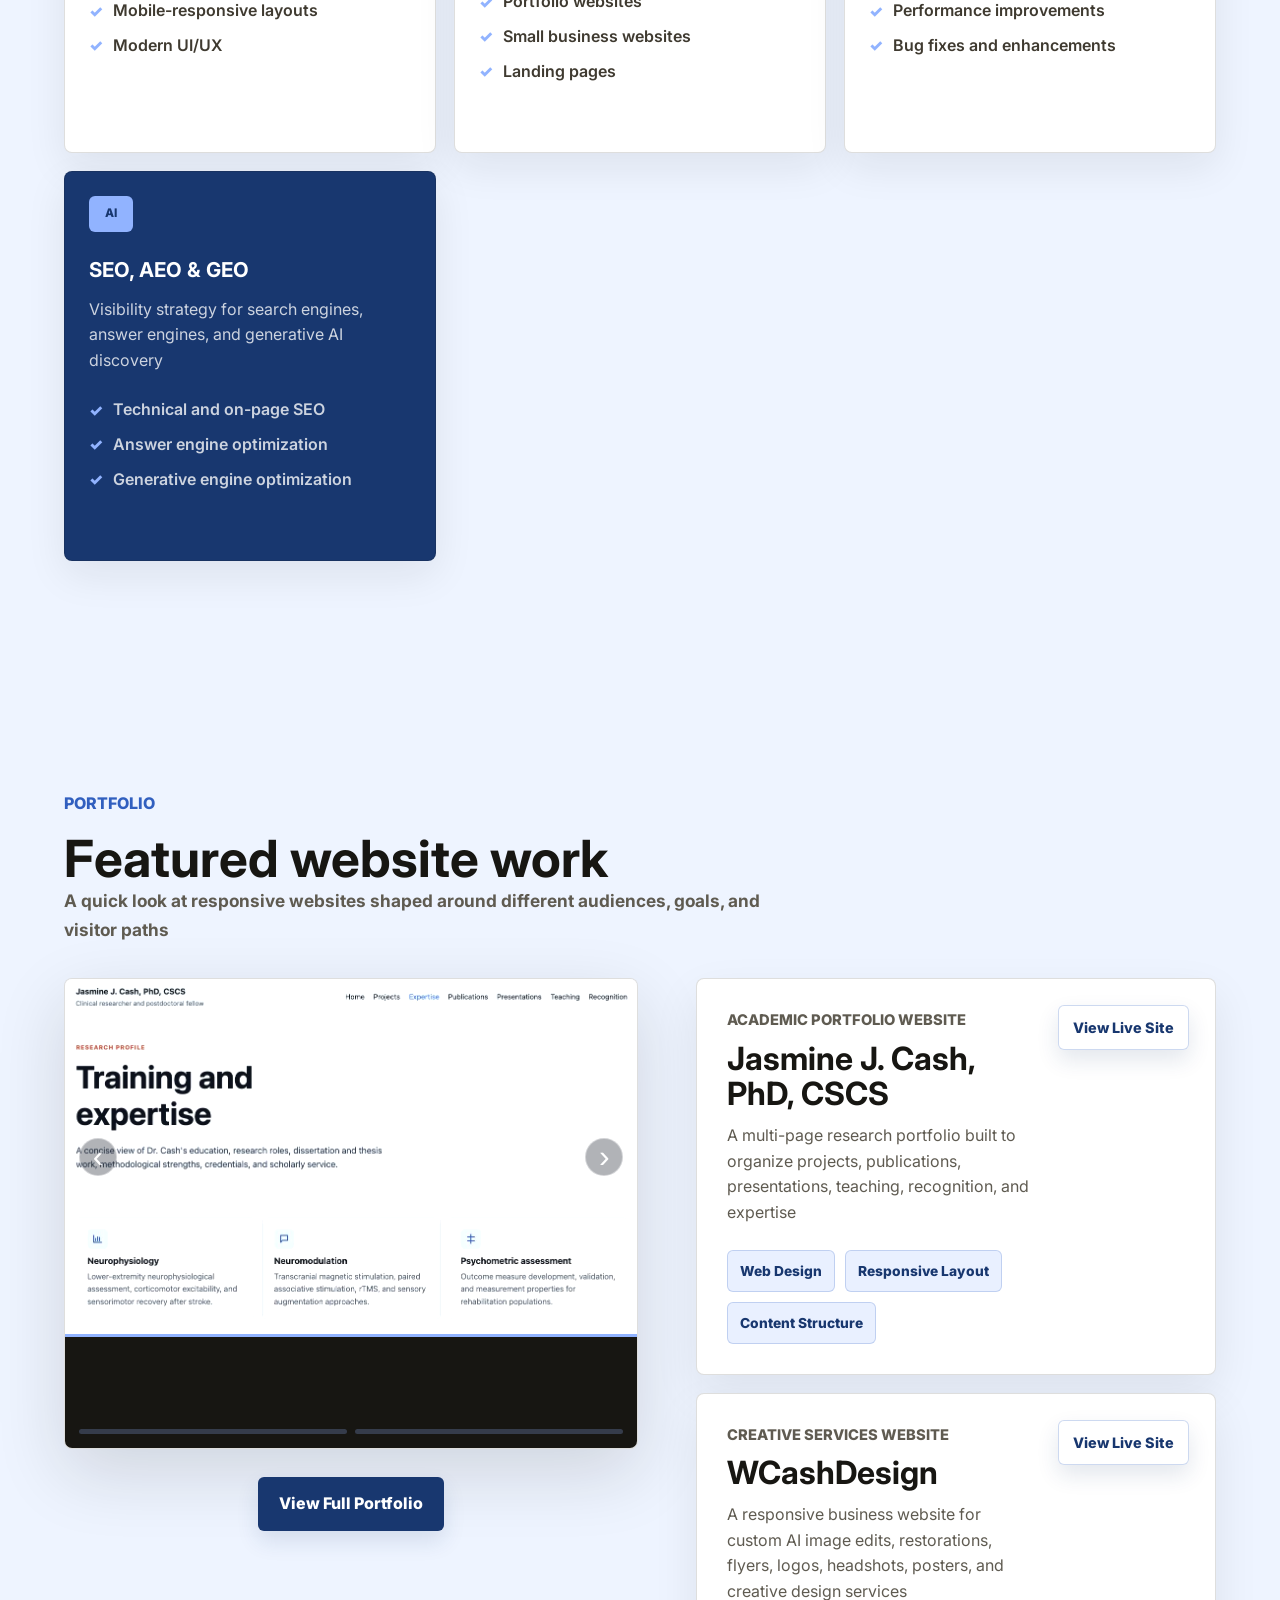
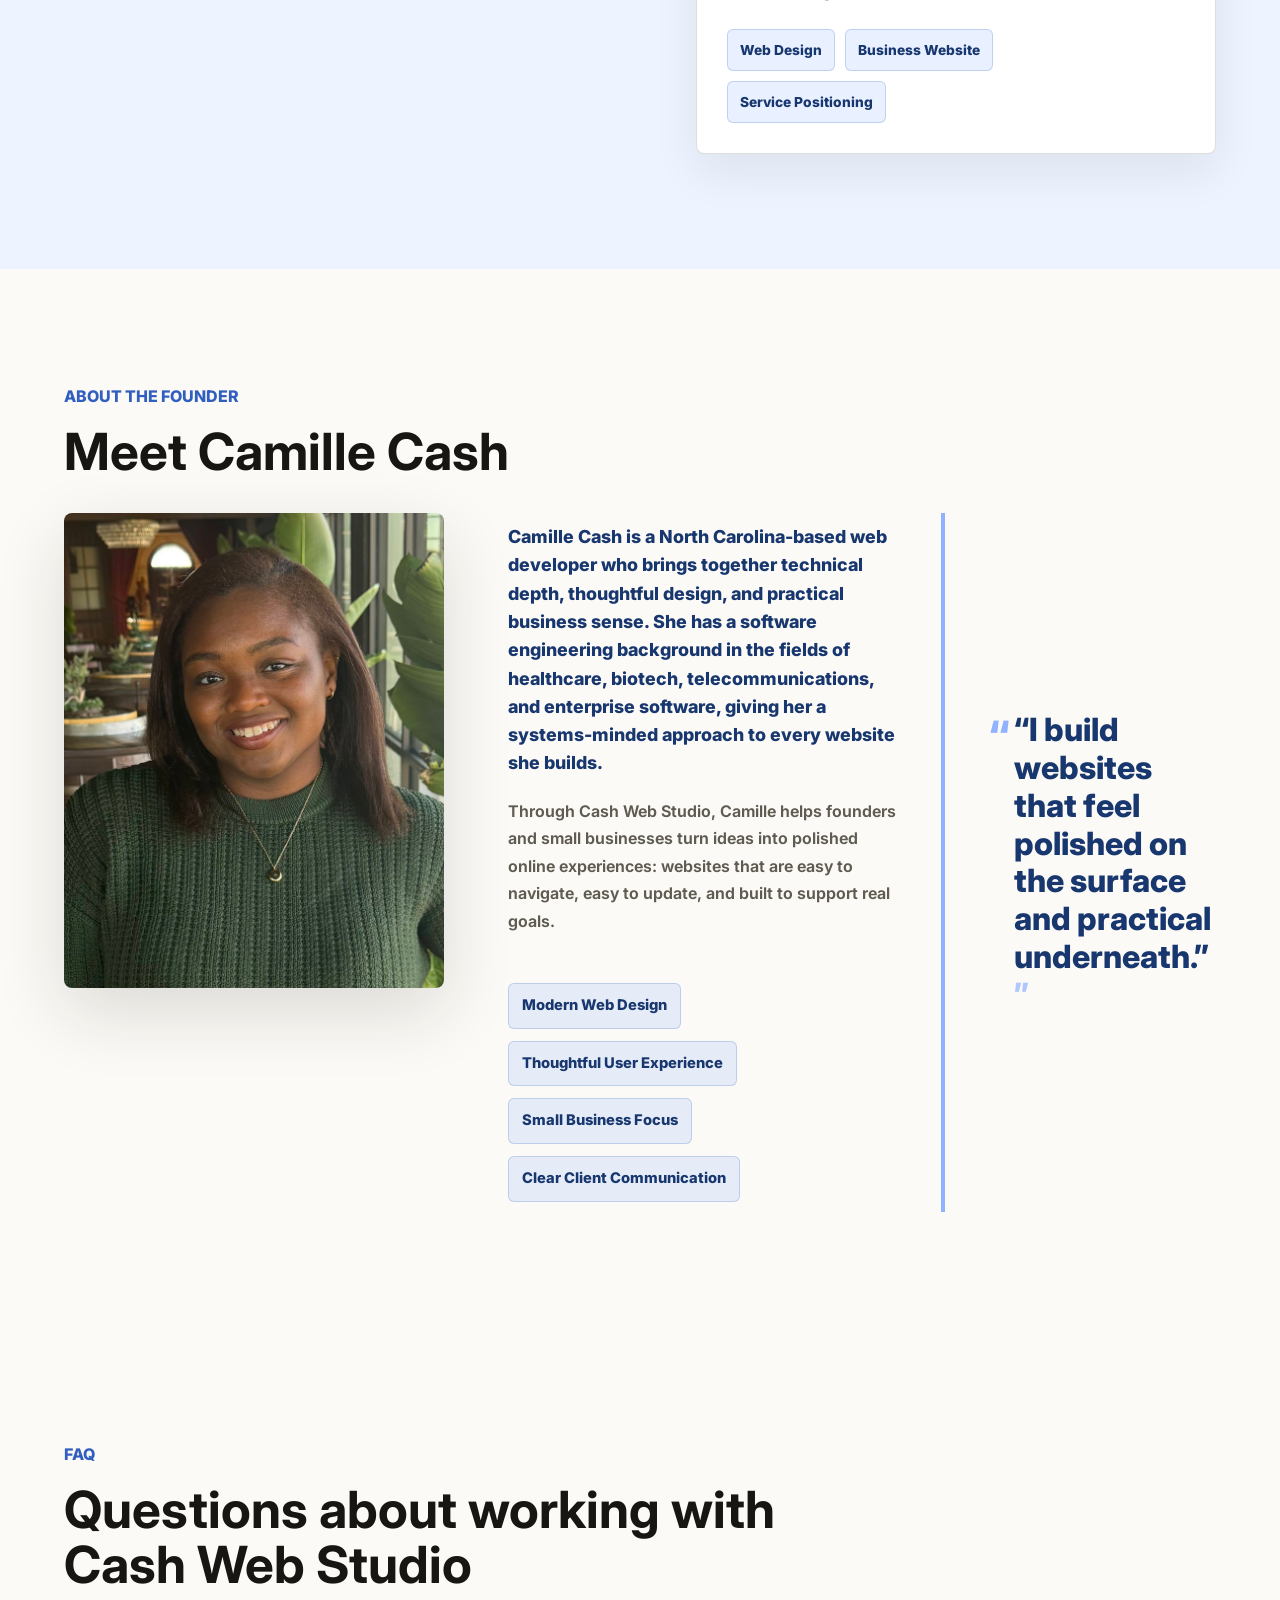
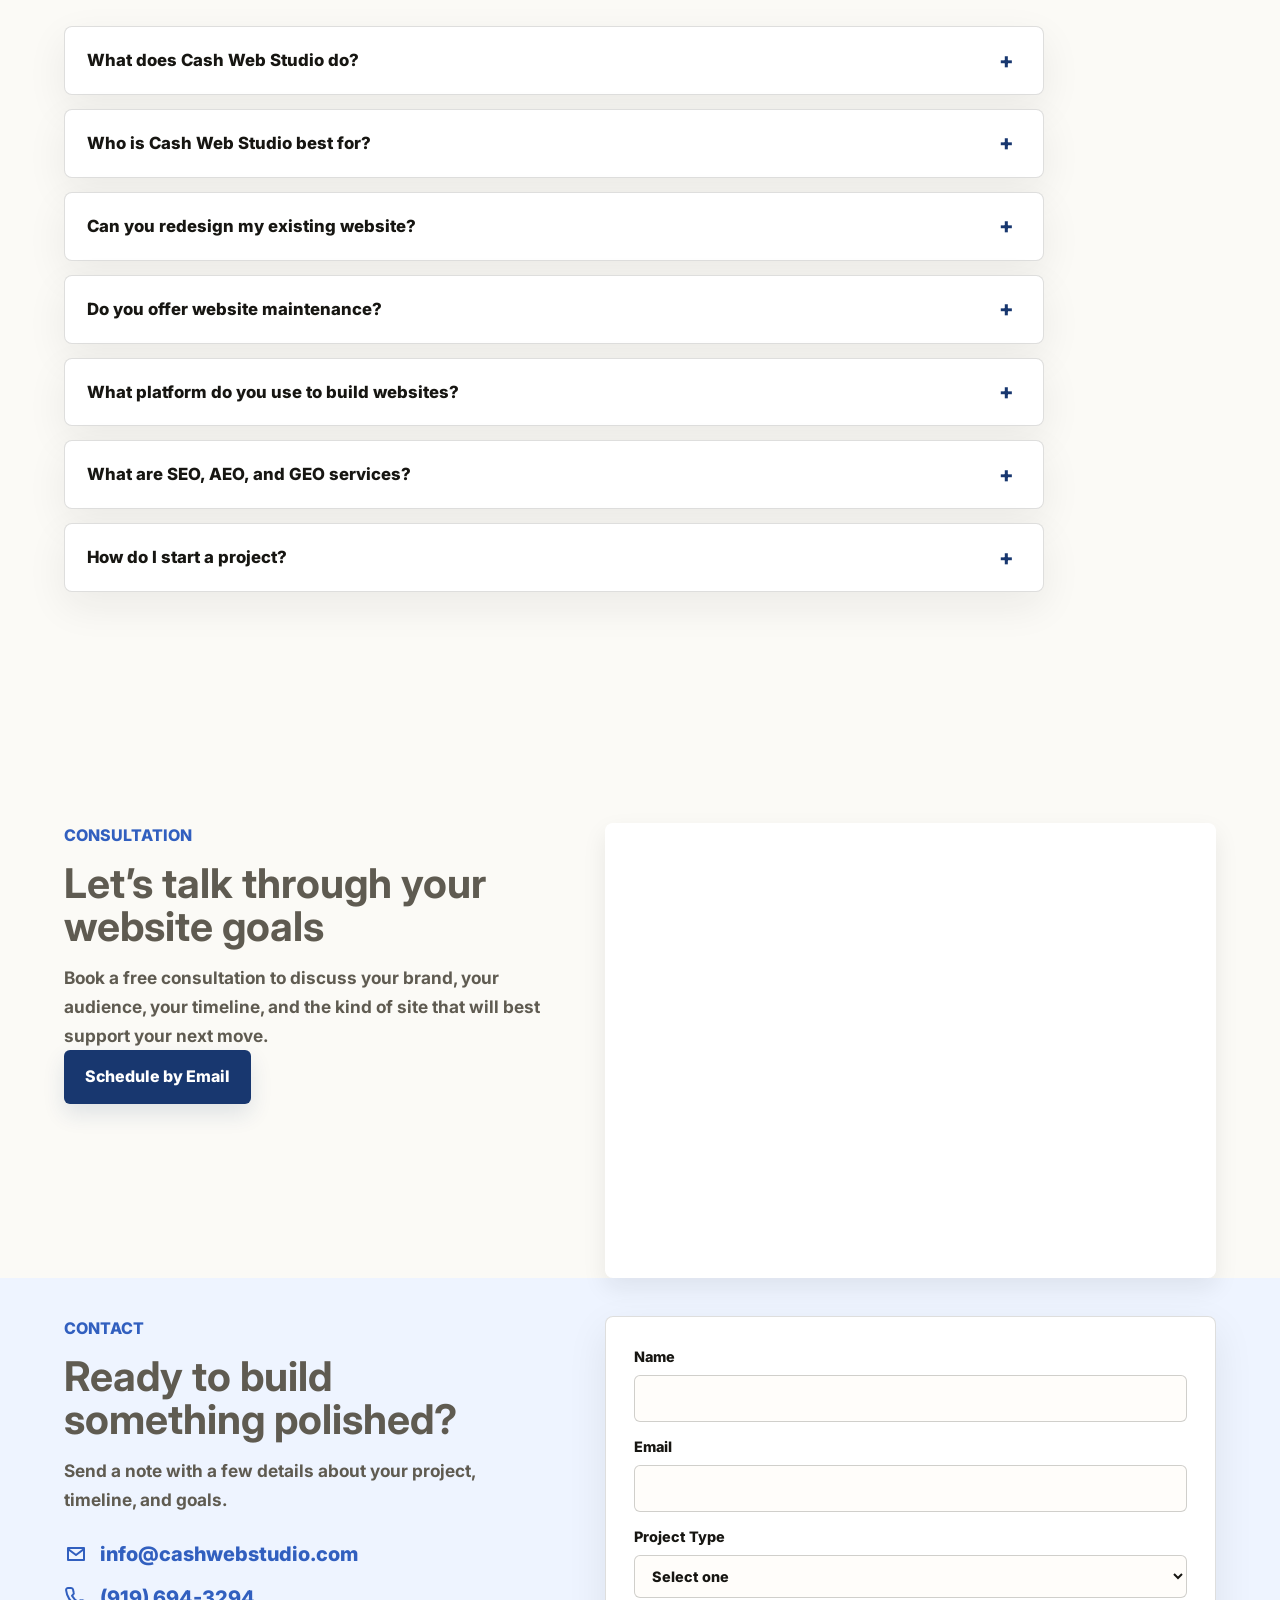
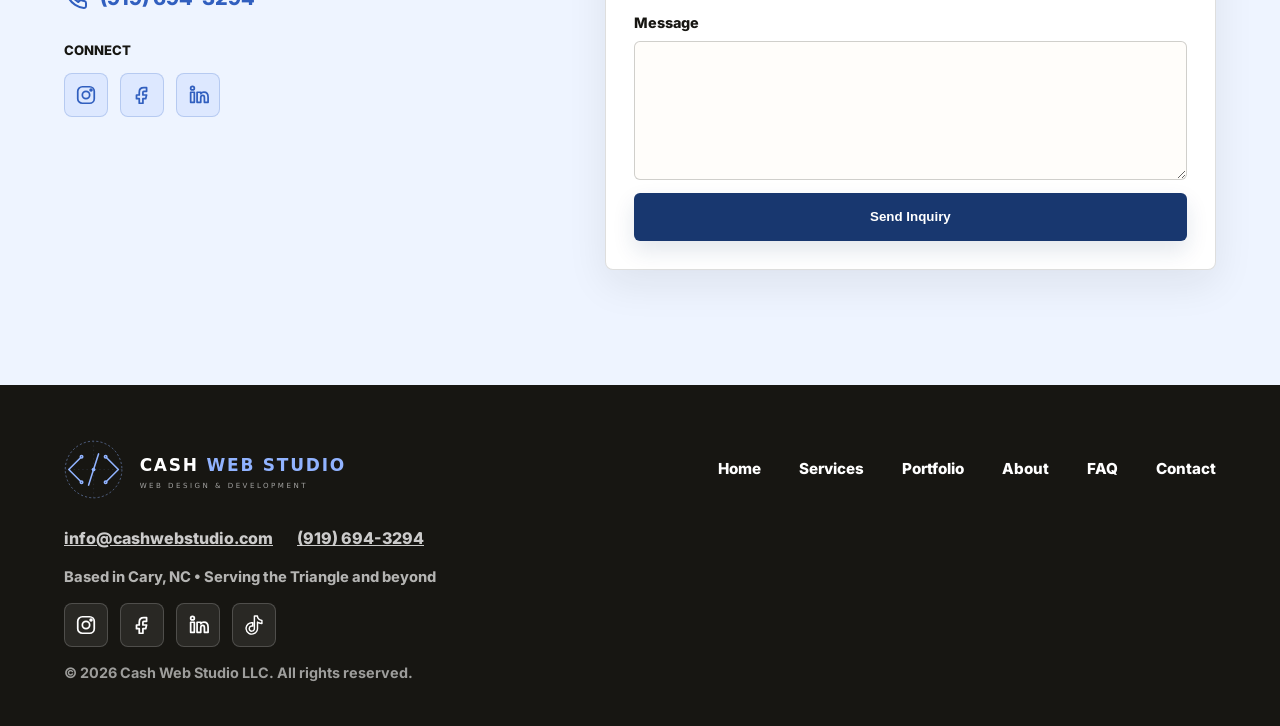
<file: consultation/index.html>
<!DOCTYPE html>
<html lang="en">
<head>

  <script src="/consent.js"></script>
  <meta charset="UTF-8">
  <meta name="viewport" content="width=device-width, initial-scale=1.0">
  <meta name="description" content="Schedule a free website consultation with Cash Web Studio to discuss your brand, goals, timeline, and next website project.">
  <meta name="theme-color" content="#91b3ff">
  <title>Schedule a Website Consultation | Cash Web Studio</title>
  <link rel="icon" href="/assets/favicon.svg" type="image/svg+xml">
  <link rel="preconnect" href="https://fonts.googleapis.com">
  <link rel="preconnect" href="https://fonts.gstatic.com" crossorigin>
  <link href="https://fonts.googleapis.com/css2?family=Inter:wght@400;500;600;700;800&display=swap" rel="stylesheet">
  <link rel="stylesheet" href="/style.css?v=20260921">
  <link rel="canonical" href="https://cashwebstudio.com/consultation/">

  <meta property="og:title" content="Schedule a Website Consultation | Cash Web Studio">
  <meta property="og:description" content="Book a free website consultation to discuss your brand, goals, timeline, and next website project.">
  <meta property="og:image" content="https://cashwebstudio.com/assets/cash-web-studio-social-preview.png">
  <meta property="og:url" content="https://cashwebstudio.com/consultation/">
  <meta property="og:type" content="website">

  <meta name="twitter:card" content="summary_large_image">
  <meta name="twitter:title" content="Schedule a Website Consultation | Cash Web Studio">
  <meta name="twitter:description" content="Book a free website consultation to discuss your brand, goals, timeline, and next website project.">
  <meta name="twitter:image" content="https://cashwebstudio.com/assets/cash-web-studio-social-preview.png">
  <script type="application/ld+json">
    {
      "@context": "https://schema.org",
      "@graph": [
        {
          "@type": "ContactPage",
          "@id": "https://cashwebstudio.com/consultation/#page",
          "url": "https://cashwebstudio.com/consultation/",
          "name": "Schedule a Website Consultation",
          "description": "Schedule a free website consultation with Cash Web Studio.",
          "isPartOf": {
            "@id": "https://cashwebstudio.com/#website"
          },
          "about": {
            "@id": "https://cashwebstudio.com/#business"
          },
          "potentialAction": {
            "@type": "ScheduleAction",
            "name": "Schedule a consultation",
            "target": "https://cashwebstudio.com/consultation/"
          }
        },
        {
          "@type": "BreadcrumbList",
          "@id": "https://cashwebstudio.com/consultation/#breadcrumb",
          "itemListElement": [
            {
              "@type": "ListItem",
              "position": 1,
              "name": "Home",
              "item": "https://cashwebstudio.com/"
            },
            {
              "@type": "ListItem",
              "position": 2,
              "name": "Consultation",
              "item": "https://cashwebstudio.com/consultation/"
            }
          ]
        }
      ]
    }
  </script>
  <script type="application/ld+json">
    {
      "@context": "https://schema.org",
      "@type": "FAQPage",
      "mainEntity": [
        {
          "@type": "Question",
          "name": "What does Cash Web Studio do?",
          "acceptedAnswer": {
            "@type": "Answer",
            "text": "We design, develop, and maintain modern websites for small businesses, founders, service providers, and personal brands. Our services include custom web design, website development, website maintenance, SEO, AEO, and GEO strategy."
          }
        },
        {
          "@type": "Question",
          "name": "Who is Cash Web Studio best for?",
          "acceptedAnswer": {
            "@type": "Answer",
            "text": "We are a good fit for entrepreneurs, small businesses, consultants, creatives, and service-based brands that need a polished, responsive website built with clear strategy and practical long-term support."
          }
        },
        {
          "@type": "Question",
          "name": "Can you redesign my existing website?",
          "acceptedAnswer": {
            "@type": "Answer",
            "text": "Yes. We can redesign an existing website to improve visual design, mobile responsiveness, usability, messaging, performance, and search visibility."
          }
        },
        {
          "@type": "Question",
          "name": "Do you offer website maintenance?",
          "acceptedAnswer": {
            "@type": "Answer",
            "text": "Yes. Our website maintenance can include content updates, bug fixes, performance improvements, layout adjustments, technical support, and ongoing improvements after launch."
          }
        },
        {
          "@type": "Question",
          "name": "What platform do you use to build websites?",
          "acceptedAnswer": {
            "@type": "Answer",
            "text": "We build custom-coded websites using modern web technologies, which allows for more flexibility, performance, and design control than many drag-and-drop builders. When clients need to make frequent updates, we can also recommend or integrate a content management system."
          }
        },
        {
          "@type": "Question",
          "name": "What are SEO, AEO, and GEO services?",
          "acceptedAnswer": {
            "@type": "Answer",
            "text": "SEO helps your website show up in search engines. AEO, or answer engine optimization, helps your content answer direct questions clearly. GEO, or generative engine optimization, helps structure your content so AI-powered search and discovery tools can better understand your business."
          }
        },
        {
          "@type": "Question",
          "name": "How do I start a project?",
          "acceptedAnswer": {
            "@type": "Answer",
            "text": "You can start by scheduling a consultation or sending a message through the contact form. You can also email us at info@cashwebstudio.com or call (919) 694-3294."
          }
        }
      ]
    }
  </script>
</head>
<body>
  <header class="site-header">
    <a class="brand" href="/" aria-label="Cash Web Studio home">
      <img src="/assets/logo-horizontal-black.svg" alt="Cash Web Studio">
    </a>
    <button class="nav-toggle" type="button" aria-label="Open navigation" aria-expanded="false">
      <span></span>
      <span></span>
      <span></span>
    </button>
    <nav class="site-nav" aria-label="Primary navigation">
      <a href="/services/">Services</a>
      <a href="/portfolio/">Portfolio</a>
      <a href="/about/">About</a>
      <a href="/faq/">FAQ</a>
      <a href="/contact/">Contact</a>
    </nav>
  </header>

  <main id="home">
    <section class="hero">
      <div class="hero-copy">
        <p class="eyebrow">Web design and development studio</p>
        <h1>Strategic websites for brands ready to look sharp and work smarter</h1>
        <p class="hero-text">
          Cash Web Studio builds modern, responsive websites with thoughtful design,
          clean development, and the technical polish needed to help your business grow online.
        </p>
        <div class="hero-actions">
          <a class="button button-dark" href="/contact/#consultation">Schedule a Consultation</a>
          <a class="button button-light" href="/services/">View Services</a>
          <a class="button button-light" href="/portfolio/">View Portfolio</a>
        </div>
      </div>
      <div class="hero-panel" aria-label="Cash Web Studio service highlights">
        <img src="/assets/logo-stacked-white.svg" alt="Cash Web Studio" class="hero-logo">
        <div class="metric-grid">
          <div>
            <strong>Design</strong>
            <span>Clean, brand-aligned interfaces</span>
          </div>
          <div>
            <strong>Build</strong>
            <span>Responsive, performant websites</span>
          </div>
          <div>
            <strong>Grow</strong>
            <span>SEO, AEO, and GEO visibility</span>
          </div>
        </div>
      </div>
    </section>

    <section class="intro-band" aria-label="Studio promise">
      <p>For entrepreneurs, small businesses, service providers, and personal brands who need a website that feels credible, clear, and easy to maintain</p>
    </section>

    <section class="section services-section" id="services">
      <div class="section-heading">
        <p class="eyebrow">Services</p>
        <h2>Website support from first concept to long-term growth</h2>
      </div>
      <div class="services-grid">
        <article class="service-card">
          <div class="service-icon" aria-hidden="true">WD</div>
          <h3>Web Design</h3>
          <p>Clean, modern website designs tailored to your brand and goals</p>
          <ul>
            <li>Custom website design</li>
            <li>Mobile-responsive layouts</li>
            <li>Modern UI/UX</li>
          </ul>
        </article>
        <article class="service-card">
          <div class="service-icon" aria-hidden="true">DEV</div>
          <h3>Website Development</h3>
          <p>Custom websites built with modern technologies and optimized for performance</p>
          <ul>
            <li>Portfolio websites</li>
            <li>Small business websites</li>
            <li>Landing pages</li>
          </ul>
        </article>
        <article class="service-card">
          <div class="service-icon" aria-hidden="true">CARE</div>
          <h3>Website Maintenance</h3>
          <p>Ongoing support to keep your website secure, up to date, and running smoothly</p>
          <ul>
            <li>Content updates</li>
            <li>Performance improvements</li>
            <li>Bug fixes and enhancements</li>
          </ul>
        </article>
        <article class="service-card featured-card">
          <div class="service-icon" aria-hidden="true">AI</div>
          <h3>SEO, AEO & GEO</h3>
          <p>Visibility strategy for search engines, answer engines, and generative AI discovery</p>
          <ul>
            <li>Technical and on-page SEO</li>
            <li>Answer engine optimization</li>
            <li>Generative engine optimization</li>
          </ul>
        </article>
      </div>
    </section>

    <section class="section portfolio-preview-section" id="portfolio">
      <div class="section-heading">
        <p class="eyebrow">Portfolio</p>
        <h2>Featured website work</h2>
        <p>
          A quick look at responsive websites shaped around different audiences,
          goals, and visitor paths
        </p>
      </div>
      <div class="portfolio-preview-layout">
        <div class="portfolio-showcase-column">
          <article class="website-reel-card" aria-label="Featured website showcase">
            <div class="website-reel-frame">
              <div class="website-reel-track">
                <figure class="website-reel-slide">
                  <img src="/assets/portfolio-jasmine-expertise-desktop.png" alt="Jasmine Cash academic portfolio website desktop view">
                </figure>
                <figure class="website-reel-slide">
                  <img src="/assets/portfolio-wcashdesign-desktop.jpg" alt="WCashDesign creative services website desktop view">
                </figure>
              </div>
              <button class="website-reel-control website-reel-prev" type="button" aria-label="Show previous website project" data-reel-prev>
                <span aria-hidden="true">&lsaquo;</span>
              </button>
              <button class="website-reel-control website-reel-next" type="button" aria-label="Show next website project" data-reel-next>
                <span aria-hidden="true">&rsaquo;</span>
              </button>
            </div>
            <div class="website-reel-caption" aria-live="polite">
              <div class="website-reel-caption-item">
                <span>Academic portfolio website</span>
                <strong>Jasmine J. Cash, PhD, CSCS</strong>
              </div>
              <div class="website-reel-caption-item">
                <span>Creative services website</span>
                <strong>WCashDesign</strong>
              </div>
            </div>
            <div class="website-reel-meta">
              <span></span>
              <span></span>
            </div>
          </article>
          <div class="portfolio-preview-actions">
            <a class="button button-dark" href="/portfolio/">View Full Portfolio</a>
          </div>
        </div>

        <div class="featured-project-list">
          <article class="featured-project-card">
            <p class="project-label">Academic portfolio website</p>
            <h3>Jasmine J. Cash, PhD, CSCS</h3>
            <p>
              A multi-page research portfolio built to organize projects, publications,
              presentations, teaching, recognition, and expertise
            </p>
            <div class="project-tags" aria-label="Jasmine Cash project services">
              <span>Web Design</span>
              <span>Responsive Layout</span>
              <span>Content Structure</span>
            </div>
            <div class="project-actions">
              <a class="button button-light" href="https://jasminecash.com/" target="_blank" rel="noopener">View Live Site</a>
            </div>
          </article>

          <article class="featured-project-card">
            <p class="project-label">Creative services website</p>
            <h3>WCashDesign</h3>
            <p>
              A responsive business website for custom AI image edits, restorations,
              flyers, logos, headshots, posters, and creative design services
            </p>
            <div class="project-tags" aria-label="WCashDesign project services">
              <span>Web Design</span>
              <span>Business Website</span>
              <span>Service Positioning</span>
            </div>
            <div class="project-actions">
              <a class="button button-light" href="https://wcashdesign.com/" target="_blank" rel="noopener">View Live Site</a>
            </div>
          </article>
        </div>
      </div>
    </section>

    <section class="section about-section" id="about">
      <div class="section-heading">
        <p class="eyebrow">About the founder</p>
        <h2>Meet Camille Cash</h2>
      </div>
      <div class="about-layout">
        <div class="portrait-wrap">
          <img src="/assets/camille-cash.jpg" alt="Camille Cash, founder of Cash Web Studio">
        </div>
        <div class="about-copy">
          <div class="about-copy-grid">
            <div class="about-text-stack">
              <p>
                Camille Cash is a North Carolina-based web developer who brings together technical depth,
                thoughtful design, and practical business sense. She has a software engineering background in 
                the fields of healthcare, biotech, telecommunications, and enterprise software, giving her a 
                systems-minded approach to every website she builds.
              </p>
              <p>
                Through Cash Web Studio, Camille helps founders and small businesses turn ideas into polished online experiences:
                websites that are easy to navigate, easy to update, and built to support real goals.
              </p>

              <div class="about-points" aria-label="Founder strengths">
                <span>Modern Web Design</span>
                <span>Thoughtful User Experience</span>
                <span>Small Business Focus</span>
                <span>Clear Client Communication</span>
              </div>
            </div>

            <blockquote class="about-quote">
              “I build websites that feel polished on the surface and practical underneath.”
            </blockquote>
          </div>
        </div>
      </div>
    </section>

    <section class="section faq-section" id="faq">
      <div class="section-heading">
        <p class="eyebrow">FAQ</p>
        <h2>Questions about working with Cash Web Studio</h2>
      </div>

      <div class="faq-list">
        <details class="faq-item">
          <summary>What does Cash Web Studio do?</summary>
          <p>We design, develop, and maintain modern websites for small businesses, founders, service providers, and personal brands. Our services include custom web design, website development, website maintenance, SEO, AEO, and GEO strategy.</p>
        </details>

        <details class="faq-item">
          <summary>Who is Cash Web Studio best for?</summary>
          <p>We are a good fit for entrepreneurs, small businesses, consultants, creatives, and service-based brands that need a polished, responsive website built with clear strategy and practical long-term support.</p>
        </details>

        <details class="faq-item">
          <summary>Can you redesign my existing website?</summary>
          <p>Yes. We can redesign an existing website to improve visual design, mobile responsiveness, usability, messaging, performance, and search visibility.</p>
        </details>

        <details class="faq-item">
          <summary>Do you offer website maintenance?</summary>
          <p>Yes. Our website maintenance can include content updates, bug fixes, performance improvements, layout adjustments, technical support, and ongoing improvements after launch.</p>
        </details>

        <details class="faq-item">
          <summary>What platform do you use to build websites?</summary>
          <p>We build custom-coded websites using modern web technologies, which allows for more flexibility, performance, and design control than many drag-and-drop builders. When clients need to make frequent updates, we can also recommend or integrate a content management system.</p>
        </details>

        <details class="faq-item">
          <summary>What are SEO, AEO, and GEO services?</summary>
          <p>SEO helps your website show up in search engines. AEO, or answer engine optimization, helps your content answer direct questions clearly. GEO, or generative engine optimization, helps structure your content so AI-powered search and discovery tools can better understand your business.</p>
        </details>

        <details class="faq-item">
          <summary>How do I start a project?</summary>
          <p>You can start by scheduling a consultation or sending a message through the contact form. You can also email us at info@cashwebstudio.com or call (919) 694-3294.</p>
        </details>
      </div>
    </section>

    <section class="section consultation-section" id="consultation">
      <div class="consultation-layout">
        <div class="consultation-copy">
          <div class="section-heading">
            <p class="eyebrow">Consultation</p>
            <h2>Let’s talk through your website goals</h2>
          </div>
          <p>
            Book a free consultation to discuss your brand, your audience, your timeline, and the kind of site that will best support your next move.
          </p>
          <a class="button button-dark" href="mailto:info@cashwebstudio.com?subject=Cash%20Web%20Studio%20Consultation">Schedule by Email</a>
        </div>
        <div class="calendar-card">
          <div class="cal-inline-widget" id="my-cal-inline-meet-with-camille"></div>
          <script type="text/javascript">
            (function (C, A, L) { let p = function (a, ar) { a.q.push(ar); }; let d = C.document; C.Cal = C.Cal || function () { let cal = C.Cal; let ar = arguments; if (!cal.loaded) { cal.ns = {}; cal.q = cal.q || []; d.head.appendChild(d.createElement("script")).src = A; cal.loaded = true; } if (ar[0] === L) { const api = function () { p(api, arguments); }; const namespace = ar[1]; api.q = api.q || []; if (typeof namespace === "string") { cal.ns[namespace] = cal.ns[namespace] || api; p(cal.ns[namespace], ar); p(cal, ["initNamespace", namespace]); } else p(cal, ar); return; } p(cal, ar); }; })(window, "https://app.cal.com/embed/embed.js", "init");
            Cal("init", "meet-with-camille", { origin: "https://app.cal.com" });
            Cal.config = Cal.config || {};
            Cal.config.forwardQueryParams = true;

            Cal.ns["meet-with-camille"]("inline", {
              elementOrSelector: "#my-cal-inline-meet-with-camille",
              config: { "layout": "month_view", "theme": "light", "useSlotsViewOnSmallScreen": "true" },
              calLink: "camille-cash-dvcsgd/meet-with-camille",
            });

            Cal.ns["meet-with-camille"]("ui", { "theme": "light", "cssVarsPerTheme": { "light": { "cal-brand": "#91B3FF" }, "dark": { "cal-brand": "#91B3FF" } }, "hideEventTypeDetails": false, "layout": "month_view" });
          </script>
        </div>
      </div>
    </section>

    <section class="section contact-section" id="contact">
      <div class="contact-layout">
        <div class="contact-details">
          <div class="section-heading">
            <p class="eyebrow">Contact</p>
            <h2>Ready to build something polished?</h2>
          </div>
          <p>Send a note with a few details about your project, timeline, and goals.</p>
          <div class="contact-methods" aria-label="Cash Web Studio contact information">
            <a class="contact-method" href="mailto:info@cashwebstudio.com" aria-label="Email Cash Web Studio">
              <svg class="contact-icon" aria-hidden="true" viewBox="0 0 24 24">
                <path d="M4 6h16v12H4z"></path>
                <path d="m4 7 8 6 8-6"></path>
              </svg>
              <span>info@cashwebstudio.com</span>
            </a>

            <a class="contact-method" href="tel:+19196943294" aria-label="Call Cash Web Studio">
              <svg class="contact-icon" aria-hidden="true" viewBox="0 0 24 24">
                <path d="M22 16.92v3a2 2 0 0 1-2.18 2 19.79 19.79 0 0 1-8.63-3.07 19.5 19.5 0 0 1-6-6A19.79 19.79 0 0 1 2.08 4.18 2 2 0 0 1 4.06 2h3a2 2 0 0 1 2 1.72c.12.89.33 1.76.62 2.6a2 2 0 0 1-.45 2.11L8 9.66a16 16 0 0 0 6.34 6.34l1.23-1.23a2 2 0 0 1 2.11-.45c.84.29 1.71.5 2.6.62A2 2 0 0 1 22 16.92z"></path>
              </svg>
              <span>(919) 694-3294</span>
            </a>
          </div>
          <div class="social-links" aria-label="Cash Web Studio social links">
            <span>Connect</span>
            <a class="social-link" href="https://www.instagram.com/cashwebstudio/" target="_blank" rel="noopener" aria-label="Cash Web Studio on Instagram">
              <svg class="social-icon" aria-hidden="true" viewBox="0 0 24 24">
                <rect x="3" y="3" width="18" height="18" rx="5"></rect>
                <circle cx="12" cy="12" r="4"></circle>
                <circle cx="17.5" cy="6.5" r="1"></circle>
              </svg>
            </a>
            <a class="social-link" href="https://www.facebook.com/cashwebstudio" target="_blank" rel="noopener" aria-label="Cash Web Studio on Facebook">
              <svg class="social-icon" aria-hidden="true" viewBox="0 0 24 24">
                <path d="M14 8h3V4h-3c-3 0-5 2-5 5v3H6v4h3v5h4v-5h3l1-4h-4V9c0-.6.4-1 1-1z"></path>
              </svg>
            </a>
            <a class="social-link" href="https://www.linkedin.com/company/cash-web-studio" target="_blank" rel="noopener" aria-label="Cash Web Studio on LinkedIn">
              <svg class="social-icon" aria-hidden="true" viewBox="0 0 24 24">
                <path d="M4 9h4v11H4z"></path>
                <path d="M4 4.5a2 2 0 1 0 4 0 2 2 0 0 0-4 0z"></path>
                <path d="M11 9h4v1.6c.6-.9 1.6-1.8 3.4-1.8 2.8 0 4.6 1.8 4.6 5.4V20h-4v-5.1c0-1.5-.6-2.4-1.9-2.4-1.2 0-2.1.8-2.1 2.4V20h-4z"></path>
              </svg>
            </a>
          </div>
        </div>
        <form class="contact-form" action="https://formspree.io/f/mdavaopy" method="POST">
          <label>
            Name
            <input type="text" name="name" autocomplete="name" required>
          </label>
          <label>
            Email
            <input type="email" name="email" autocomplete="email" required>
          </label>
          <label>
            Project Type
            <select name="project_type" required>
              <option value="">Select one</option>
              <option>New website</option>
              <option>Website redesign</option>
              <option>Maintenance</option>
              <option>SEO, AEO, or GEO</option>
              <option>Other</option>
            </select>
          </label>
          <label>
            Message
            <textarea name="message" rows="5" required></textarea>
          </label>
          <button class="button button-dark" type="submit">Send Inquiry</button>
        </form>
      </div>
    </section>
  </main>

  <footer class="site-footer">
    <div class="footer-top">
      <img src="/assets/logo-horizontal-white.svg" alt="Cash Web Studio">
      <nav class="footer-nav" aria-label="Footer navigation">
        <a href="/">Home</a>
        <a href="/services/">Services</a>
        <a href="/portfolio/">Portfolio</a>
        <a href="/about/">About</a>
        <a href="/faq/">FAQ</a>
        <a href="/contact/">Contact</a>
      </nav>
    </div>
    <div class="footer-contact" aria-label="Company contact information">
      <a href="mailto:info@cashwebstudio.com">info@cashwebstudio.com</a>
      <a href="tel:+19196943294">(919) 694-3294</a>
    </div>
    <p class="footer-location">Based in Cary, NC &bull; Serving the Triangle and beyond</p>
    <div class="footer-social" aria-label="Cash Web Studio social links">
      <a class="social-link" href="https://www.instagram.com/cashwebstudio/" target="_blank" rel="noopener" aria-label="Cash Web Studio on Instagram">
        <svg class="social-icon" aria-hidden="true" viewBox="0 0 24 24">
          <rect x="3" y="3" width="18" height="18" rx="5"></rect>
          <circle cx="12" cy="12" r="4"></circle>
          <circle cx="17.5" cy="6.5" r="1"></circle>
        </svg>
      </a>
      <a class="social-link" href="https://www.facebook.com/cashwebstudio" target="_blank" rel="noopener" aria-label="Cash Web Studio on Facebook">
        <svg class="social-icon" aria-hidden="true" viewBox="0 0 24 24">
          <path d="M14 8h3V4h-3c-3 0-5 2-5 5v3H6v4h3v5h4v-5h3l1-4h-4V9c0-.6.4-1 1-1z"></path>
        </svg>
      </a>
      <a class="social-link" href="https://www.linkedin.com/company/cash-web-studio" target="_blank" rel="noopener" aria-label="Cash Web Studio on LinkedIn">
        <svg class="social-icon" aria-hidden="true" viewBox="0 0 24 24">
          <path d="M4 9h4v11H4z"></path>
          <path d="M4 4.5a2 2 0 1 0 4 0 2 2 0 0 0-4 0z"></path>
          <path d="M11 9h4v1.6c.6-.9 1.6-1.8 3.4-1.8 2.8 0 4.6 1.8 4.6 5.4V20h-4v-5.1c0-1.5-.6-2.4-1.9-2.4-1.2 0-2.1.8-2.1 2.4V20h-4z"></path>
        </svg>
      </a>
      <a class="social-link" href="https://www.tiktok.com/@cashwebstudio" target="_blank" rel="noopener" aria-label="Cash Web Studio on TikTok">
        <svg class="social-icon social-icon--brand-outline" aria-hidden="true" viewBox="-2.5 -2.5 29 29">
          <path d="M12.53.02C13.84 0 15.14 0 16.44 0c.08 1.53.63 3.09 1.75 4.17 1.12 1.11 2.7 1.62 4.24 1.79v4.03c-1.44-.05-2.89-.35-4.2-.97-.57-.26-1.1-.59-1.62-.93-.01 2.92.01 5.84-.02 8.75-.08 1.4-.54 2.79-1.35 3.94-1.31 1.92-3.58 3.17-5.91 3.21-1.43.08-2.86-.31-4.08-1.03-2.02-1.19-3.44-3.37-3.65-5.72-.02-.5-.03-1-.01-1.49.18-1.9 1.12-3.72 2.58-4.96 1.66-1.44 3.98-2.13 6.15-1.72.02 1.48-.04 2.96-.04 4.44-.99-.32-2.15-.23-3.02.37-.63.41-1.11 1.04-1.36 1.75-.21.51-.15 1.07-.14 1.61.24 1.64 1.82 3.02 3.5 2.87 1.12-.01 2.19-.66 2.77-1.61.19-.33.4-.67.41-1.06.1-1.79.06-3.57.07-5.36.01-4.03-.01-8.05.02-12.07z"></path>
        </svg>
      </a>
    </div>
    <p class="footer-copyright">&copy; <span data-current-year>2026</span> Cash Web Studio LLC. All rights reserved.</p>
</footer>

  <script src="/script.js"></script>
</body>
</html>
</file>
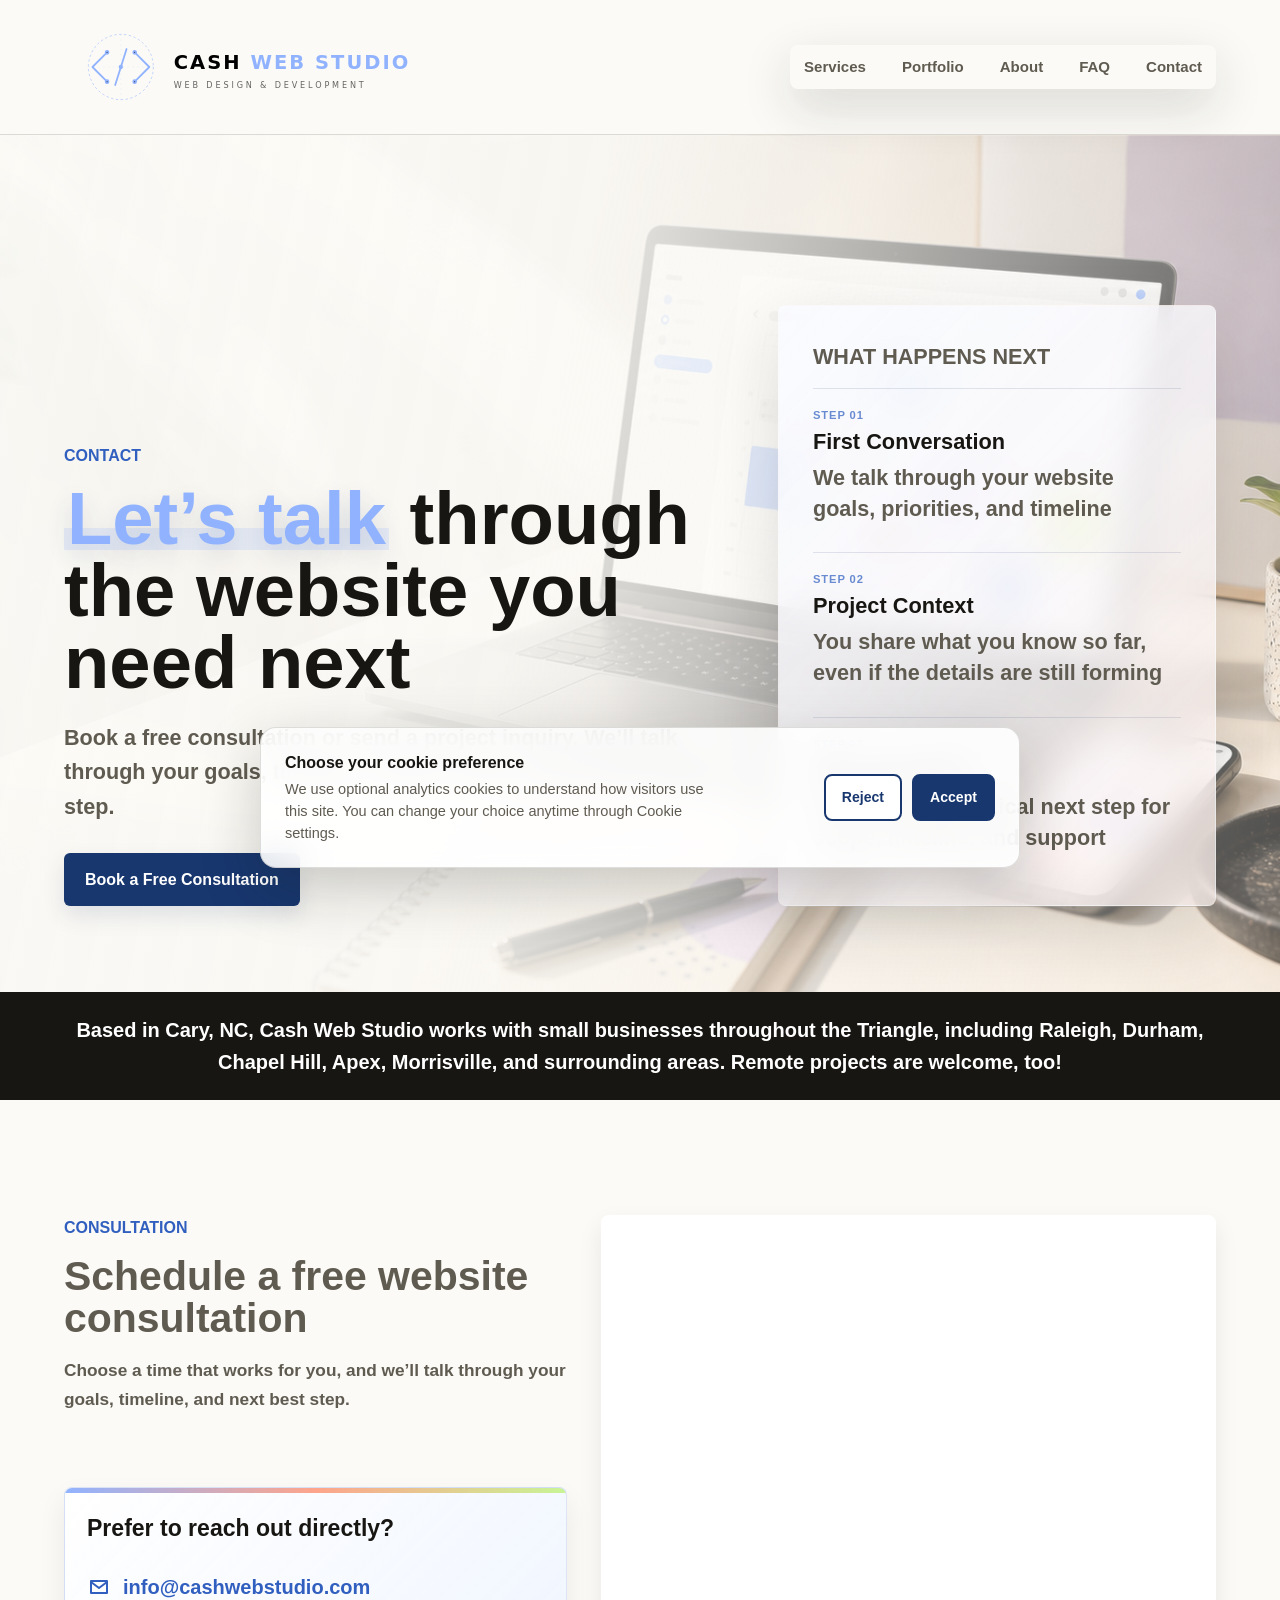
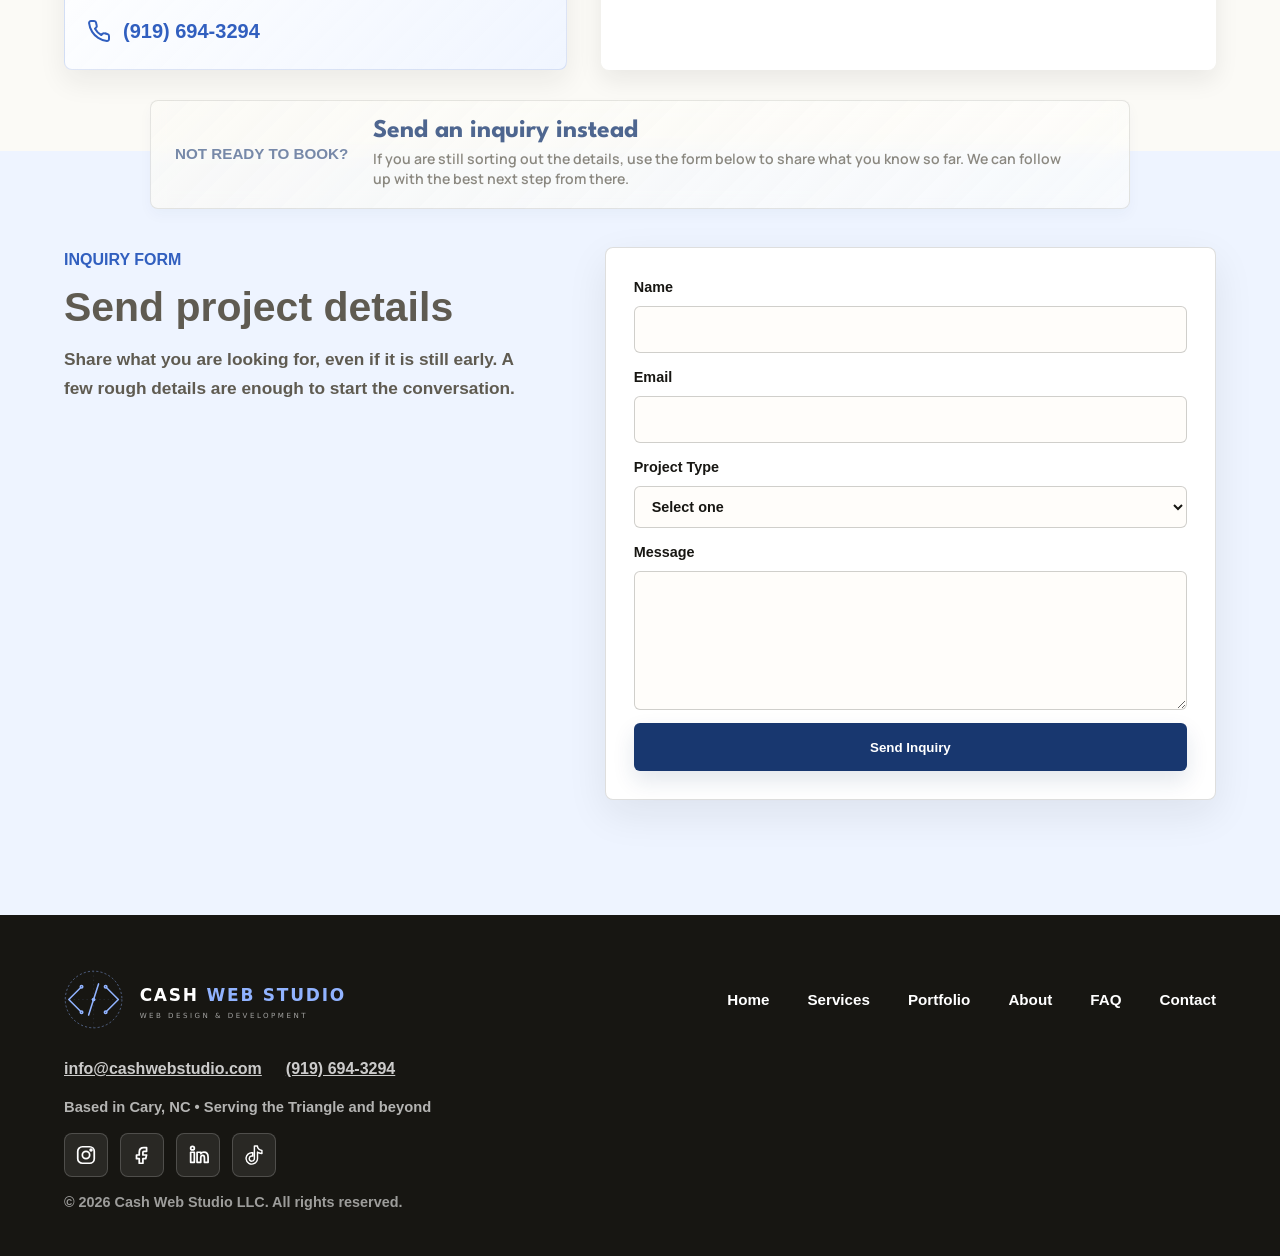
<file: contact/index.html>
<!DOCTYPE html>
<html lang="en">
<head>

  <script src="/consent.js"></script>
  <meta charset="UTF-8">
  <meta name="viewport" content="width=device-width, initial-scale=1.0">
  <title>Contact | Cash Web Studio</title>
  <meta name="description" content="Contact Cash Web Studio or book a free website consultation to discuss your project, website goals, timeline, and next steps.">
  <meta name="theme-color" content="#91b3ff">
  <link rel="canonical" href="https://cashwebstudio.com/contact/">
  <meta property="og:title" content="Contact | Cash Web Studio">
  <meta property="og:description" content="Book a free website consultation or contact Cash Web Studio to talk through your website goals, timeline, and next steps.">
  <meta property="og:image" content="https://cashwebstudio.com/assets/cash-web-studio-social-preview.png">
  <meta property="og:url" content="https://cashwebstudio.com/contact/">
  <meta property="og:type" content="website">
  <meta property="og:site_name" content="Cash Web Studio">
  <meta property="og:locale" content="en_US">
  <meta name="twitter:card" content="summary_large_image">
  <meta name="twitter:title" content="Contact | Cash Web Studio">
  <meta name="twitter:description" content="Book a free website consultation or contact Cash Web Studio to talk through your website goals, timeline, and next steps.">
  <meta name="twitter:image" content="https://cashwebstudio.com/assets/cash-web-studio-social-preview.png">
  <link rel="icon" href="/assets/favicon.svg" type="image/svg+xml">
  <link rel="preconnect" href="https://fonts.googleapis.com">
  <link rel="preconnect" href="https://fonts.gstatic.com" crossorigin>
  <link href="https://fonts.googleapis.com/css2?family=League+Spartan:wght@600;700;800;900&family=Manrope:wght@400;600;700;800&display=swap" rel="stylesheet">
  <link rel="stylesheet" href="/style.css?v=20260921">
  <script type="application/ld+json">
    {
      "@context": "https://schema.org",
      "@graph": [
        {
          "@type": "ContactPage",
          "@id": "https://cashwebstudio.com/contact/#page",
          "url": "https://cashwebstudio.com/contact/",
          "name": "Contact | Cash Web Studio",
          "description": "Book a free website consultation or contact Cash Web Studio to talk through your website goals, timeline, and next steps.",
          "isPartOf": {
            "@id": "https://cashwebstudio.com/#website"
          },
          "about": {
            "@id": "https://cashwebstudio.com/#business"
          },
          "potentialAction": {
            "@type": "ScheduleAction",
            "name": "Book a free website consultation",
            "target": "https://cashwebstudio.com/contact/#consultation"
          }
        },
        {
          "@type": "BreadcrumbList",
          "@id": "https://cashwebstudio.com/contact/#breadcrumb",
          "itemListElement": [
            {
              "@type": "ListItem",
              "position": 1,
              "name": "Home",
              "item": "https://cashwebstudio.com/"
            },
            {
              "@type": "ListItem",
              "position": 2,
              "name": "Contact",
              "item": "https://cashwebstudio.com/contact/"
            }
          ]
        }
      ]
    }
  </script>
</head>
<body>
  <header class="site-header">
    <a class="brand" href="/" aria-label="Cash Web Studio home">
      <img src="/assets/logo-horizontal-black.svg" alt="Cash Web Studio">
    </a>
    <button class="nav-toggle" type="button" aria-label="Open navigation" aria-expanded="false">
      <span></span>
      <span></span>
      <span></span>
    </button>
    <nav class="site-nav" aria-label="Primary navigation">
      <a href="/services/">Services</a>
      <a href="/portfolio/">Portfolio</a>
      <a href="/about/">About</a>
      <a href="/faq/">FAQ</a>
      <a href="/contact/">Contact</a>
    </nav>
  </header>

  <main>
    <section class="subpage-hero contact-hero">
      <div class="subpage-hero-grid">
        <div class="subpage-hero-copy">
          <p class="eyebrow">Contact</p>
          <h1><span>Let’s talk</span> through the website you need next</h1>
          <p>
            Book a free consultation or send a project inquiry. We’ll talk through your goals, timeline, content needs, and the best next step.
          </p>
          <div class="hero-actions">
            <a class="button button-dark" href="#consultation">Book a Free Consultation</a>
          </div>
        </div>
        <div class="hero-graphic-panel contact-hero-panel contact-route-panel" aria-label="Cash Web Studio contact process">
          <p class="contact-route-label">What happens next</p>
          <div class="contact-route-card">
            <span>Step 01</span>
            <strong>First Conversation</strong>
            <p>We talk through your website goals, priorities, and timeline</p>
          </div>
          <div class="contact-route-card">
            <span>Step 02</span>
            <strong>Project Context</strong>
            <p>You share what you know so far, even if the details are still forming</p>
          </div>
          <div class="contact-route-card">
            <span>Step 03</span>
            <strong>Clear Direction</strong>
            <p>We outline a practical next step for scope, timeline, and support</p>
          </div>
        </div>
      </div>
    </section>

    <section class="intro-band contact-local-band" aria-label="Cash Web Studio service area">
      <p>Based in Cary, NC, Cash Web Studio works with small businesses throughout the Triangle, including Raleigh, Durham, Chapel Hill, Apex, Morrisville, and surrounding areas. Remote projects are welcome, too!</p>
    </section>

    <section class="section consultation-section" id="consultation">
      <div class="contact-page-grid">
        <div class="contact-stack">
          <div class="consultation-copy">
            <div class="section-heading">
              <p class="eyebrow">Consultation</p>
              <h2>Schedule a free website consultation</h2>
            </div>
            <p>
              Choose a time that works for you, and we’ll talk through your goals, timeline, and next best step.
            </p>
          </div>
          <div class="contact-info-card">
            <h3>Prefer to reach out directly?</h3>
            <div class="contact-methods" aria-label="Cash Web Studio contact information">
              <a class="contact-method" href="mailto:info@cashwebstudio.com" aria-label="Email Cash Web Studio">
                <svg class="contact-icon" aria-hidden="true" viewBox="0 0 24 24">
                  <path d="M4 6h16v12H4z"></path>
                  <path d="m4 7 8 6 8-6"></path>
                </svg>
                <span>info@cashwebstudio.com</span>
              </a>
              <a class="contact-method" href="tel:+19196943294" aria-label="Call Cash Web Studio">
                <svg class="contact-icon" aria-hidden="true" viewBox="0 0 24 24">
                  <path d="M22 16.92v3a2 2 0 0 1-2.18 2 19.79 19.79 0 0 1-8.63-3.07 19.5 19.5 0 0 1-6-6A19.79 19.79 0 0 1 2.08 4.18 2 2 0 0 1 4.06 2h3a2 2 0 0 1 2 1.72c.12.89.33 1.76.62 2.6a2 2 0 0 1-.45 2.11L8 9.66a16 16 0 0 0 6.34 6.34l1.23-1.23a2 2 0 0 1 2.11-.45c.84.29 1.71.5 2.6.62A2 2 0 0 1 22 16.92z"></path>
                </svg>
                <span>(919) 694-3294</span>
              </a>
            </div>
          </div>
        </div>

        <div class="calendar-card">
          <div class="cal-inline-widget" id="my-cal-inline-meet-with-camille"></div>
          <script type="text/javascript">
            (function (C, A, L) { let p = function (a, ar) { a.q.push(ar); }; let d = C.document; C.Cal = C.Cal || function () { let cal = C.Cal; let ar = arguments; if (!cal.loaded) { cal.ns = {}; cal.q = cal.q || []; d.head.appendChild(d.createElement("script")).src = A; cal.loaded = true; } if (ar[0] === L) { const api = function () { p(api, arguments); }; const namespace = ar[1]; api.q = api.q || []; if (typeof namespace === "string") { cal.ns[namespace] = cal.ns[namespace] || api; p(cal.ns[namespace], ar); p(cal, ["initNamespace", namespace]); } else p(cal, ar); return; } p(cal, ar); }; })(window, "https://app.cal.com/embed/embed.js", "init");
            Cal("init", "meet-with-camille", { origin: "https://app.cal.com" });
            Cal.config = Cal.config || {};
            Cal.config.forwardQueryParams = true;

            Cal.ns["meet-with-camille"]("inline", {
              elementOrSelector: "#my-cal-inline-meet-with-camille",
              config: { "layout": "month_view", "theme": "light", "useSlotsViewOnSmallScreen": "true" },
              calLink: "camille-cash-dvcsgd/meet-with-camille",
            });

            Cal.ns["meet-with-camille"]("ui", { "theme": "light", "cssVarsPerTheme": { "light": { "cal-brand": "#91B3FF" }, "dark": { "cal-brand": "#91B3FF" } }, "hideEventTypeDetails": false, "layout": "month_view" });
          </script>
        </div>
      </div>
    </section>

    <section class="contact-bridge" aria-label="Project inquiry option">
      <div class="contact-bridge-inner">
        <p class="eyebrow">Not ready to book?</p>
        <div>
          <h2>Send an inquiry instead</h2>
          <p>
            If you are still sorting out the details, use the form below to share what you know so far. We can follow up with the best next step from there.
          </p>
        </div>
      </div>
    </section>

    <section class="section contact-section" id="inquiry">
      <div class="contact-layout">
        <div class="contact-details">
          <div class="section-heading">
            <p class="eyebrow">Inquiry Form</p>
            <h2>Send project details</h2>
          </div>
          <p>
            Share what you are looking for, even if it is still early. A few rough details are enough to start the conversation.
          </p>
        </div>
        <form class="contact-form" action="https://formspree.io/f/mdavaopy" method="POST">
          <label>
            Name
            <input type="text" name="name" autocomplete="name" required>
          </label>
          <label>
            Email
            <input type="email" name="email" autocomplete="email" required>
          </label>
          <label>
            Project Type
            <select name="project_type" required>
              <option value="">Select one</option>
              <option>New website</option>
              <option>Website redesign</option>
              <option>Guidance session</option>
              <option>SEO, AEO, or GEO</option>
              <option>Maintenance</option>
              <option>Other</option>
            </select>
          </label>
          <label>
            Message
            <textarea name="message" rows="5" required></textarea>
          </label>
          <button class="button button-dark" type="submit">Send Inquiry</button>
        </form>
      </div>
    </section>
  </main>

  <footer class="site-footer">
    <div class="footer-top">
      <img src="/assets/logo-horizontal-white.svg" alt="Cash Web Studio">
      <nav class="footer-nav" aria-label="Footer navigation">
        <a href="/">Home</a>
        <a href="/services/">Services</a>
        <a href="/portfolio/">Portfolio</a>
        <a href="/about/">About</a>
        <a href="/faq/">FAQ</a>
        <a href="/contact/">Contact</a>
      </nav>
    </div>
    <div class="footer-contact" aria-label="Company contact information">
      <a href="mailto:info@cashwebstudio.com">info@cashwebstudio.com</a>
      <a href="tel:+19196943294">(919) 694-3294</a>
    </div>
    <p class="footer-location">Based in Cary, NC &bull; Serving the Triangle and beyond</p>
    <div class="footer-social" aria-label="Cash Web Studio social links">
      <a class="social-link" href="https://www.instagram.com/cashwebstudio/" target="_blank" rel="noopener" aria-label="Cash Web Studio on Instagram">
        <svg class="social-icon" aria-hidden="true" viewBox="0 0 24 24">
          <rect x="3" y="3" width="18" height="18" rx="5"></rect>
          <circle cx="12" cy="12" r="4"></circle>
          <circle cx="17.5" cy="6.5" r="1"></circle>
        </svg>
      </a>
      <a class="social-link" href="https://www.facebook.com/cashwebstudio" target="_blank" rel="noopener" aria-label="Cash Web Studio on Facebook">
        <svg class="social-icon" aria-hidden="true" viewBox="0 0 24 24">
          <path d="M14 8h3V4h-3c-3 0-5 2-5 5v3H6v4h3v5h4v-5h3l1-4h-4V9c0-.6.4-1 1-1z"></path>
        </svg>
      </a>
      <a class="social-link" href="https://www.linkedin.com/company/cash-web-studio" target="_blank" rel="noopener" aria-label="Cash Web Studio on LinkedIn">
        <svg class="social-icon" aria-hidden="true" viewBox="0 0 24 24">
          <path d="M4 9h4v11H4z"></path>
          <path d="M4 4.5a2 2 0 1 0 4 0 2 2 0 0 0-4 0z"></path>
          <path d="M11 9h4v1.6c.6-.9 1.6-1.8 3.4-1.8 2.8 0 4.6 1.8 4.6 5.4V20h-4v-5.1c0-1.5-.6-2.4-1.9-2.4-1.2 0-2.1.8-2.1 2.4V20h-4z"></path>
        </svg>
      </a>
      <a class="social-link" href="https://www.tiktok.com/@cashwebstudio" target="_blank" rel="noopener" aria-label="Cash Web Studio on TikTok">
        <svg class="social-icon social-icon--brand-outline" aria-hidden="true" viewBox="-2.5 -2.5 29 29">
          <path d="M12.53.02C13.84 0 15.14 0 16.44 0c.08 1.53.63 3.09 1.75 4.17 1.12 1.11 2.7 1.62 4.24 1.79v4.03c-1.44-.05-2.89-.35-4.2-.97-.57-.26-1.1-.59-1.62-.93-.01 2.92.01 5.84-.02 8.75-.08 1.4-.54 2.79-1.35 3.94-1.31 1.92-3.58 3.17-5.91 3.21-1.43.08-2.86-.31-4.08-1.03-2.02-1.19-3.44-3.37-3.65-5.72-.02-.5-.03-1-.01-1.49.18-1.9 1.12-3.72 2.58-4.96 1.66-1.44 3.98-2.13 6.15-1.72.02 1.48-.04 2.96-.04 4.44-.99-.32-2.15-.23-3.02.37-.63.41-1.11 1.04-1.36 1.75-.21.51-.15 1.07-.14 1.61.24 1.64 1.82 3.02 3.5 2.87 1.12-.01 2.19-.66 2.77-1.61.19-.33.4-.67.41-1.06.1-1.79.06-3.57.07-5.36.01-4.03-.01-8.05.02-12.07z"></path>
        </svg>
      </a>
    </div>
    <p class="footer-copyright">&copy; <span data-current-year>2026</span> Cash Web Studio LLC. All rights reserved.</p>
  </footer>

  <script src="/script.js"></script>
</body>
</html>
</file>
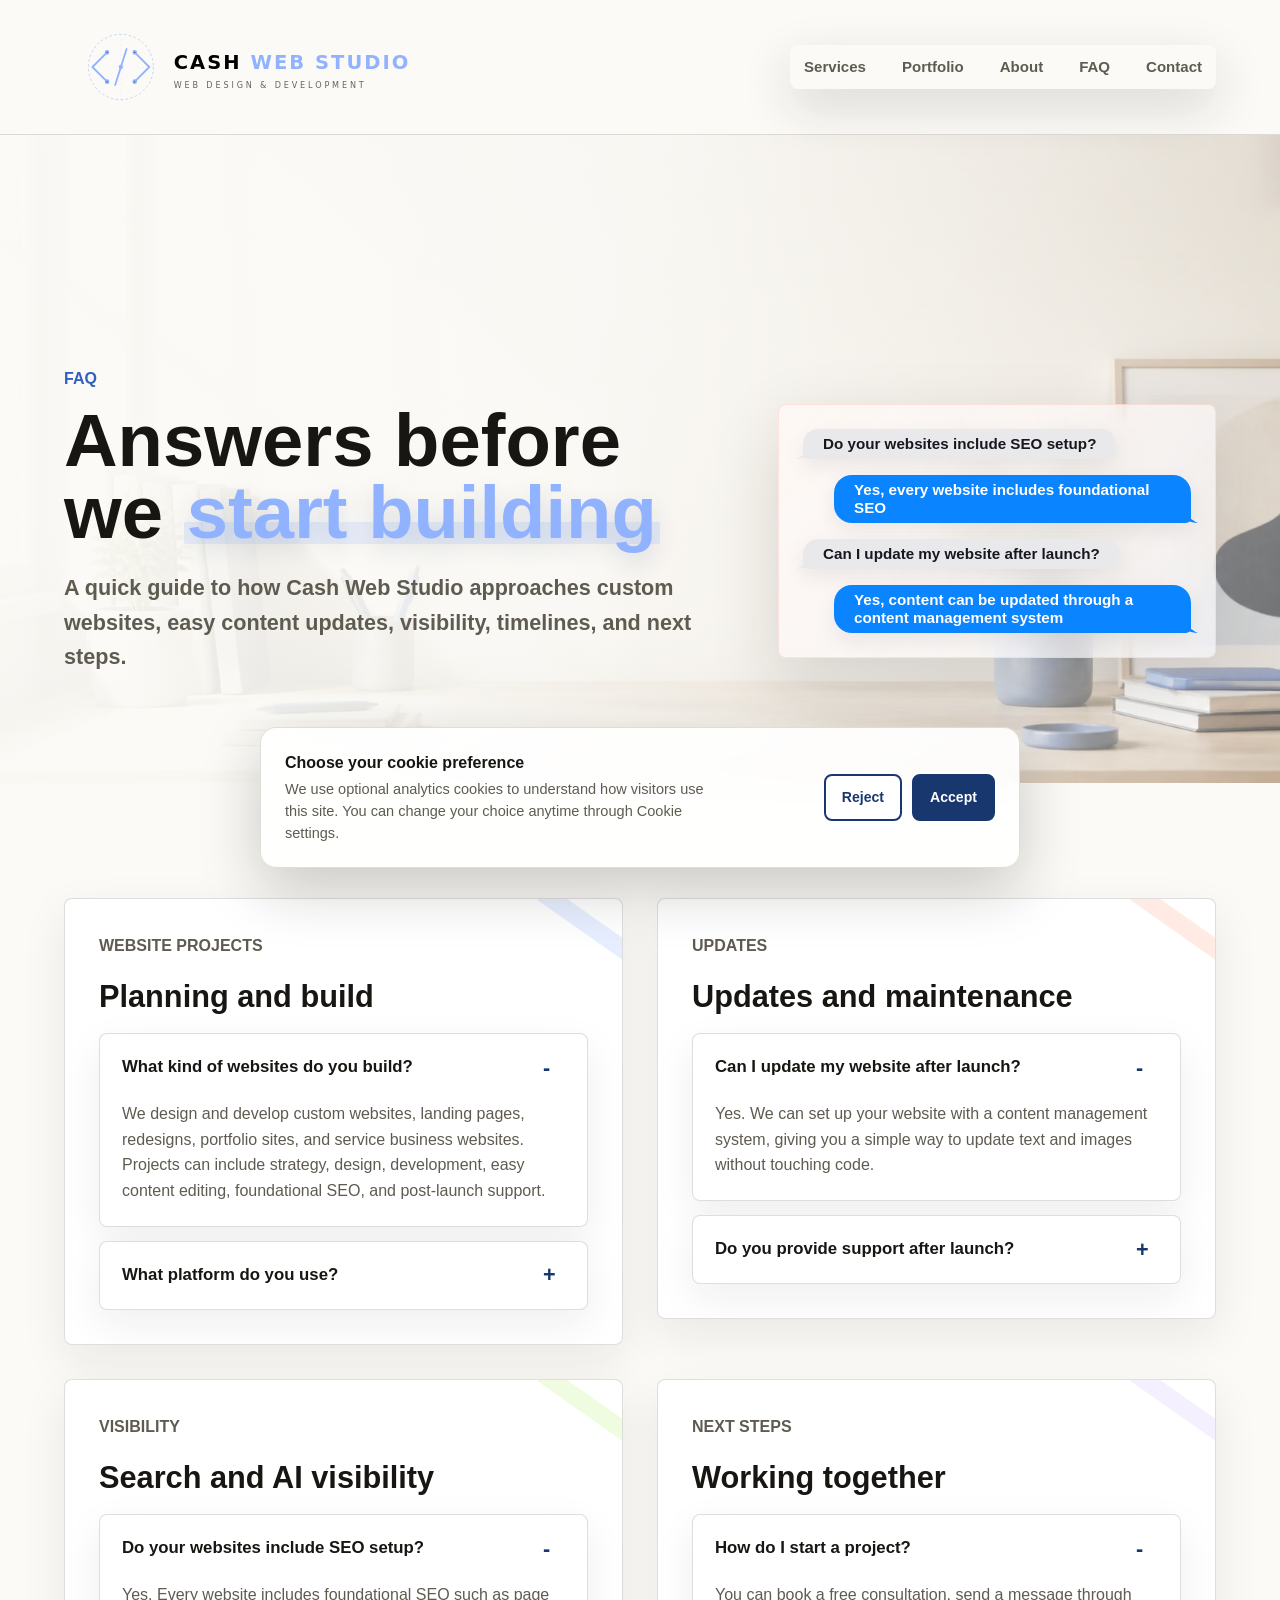
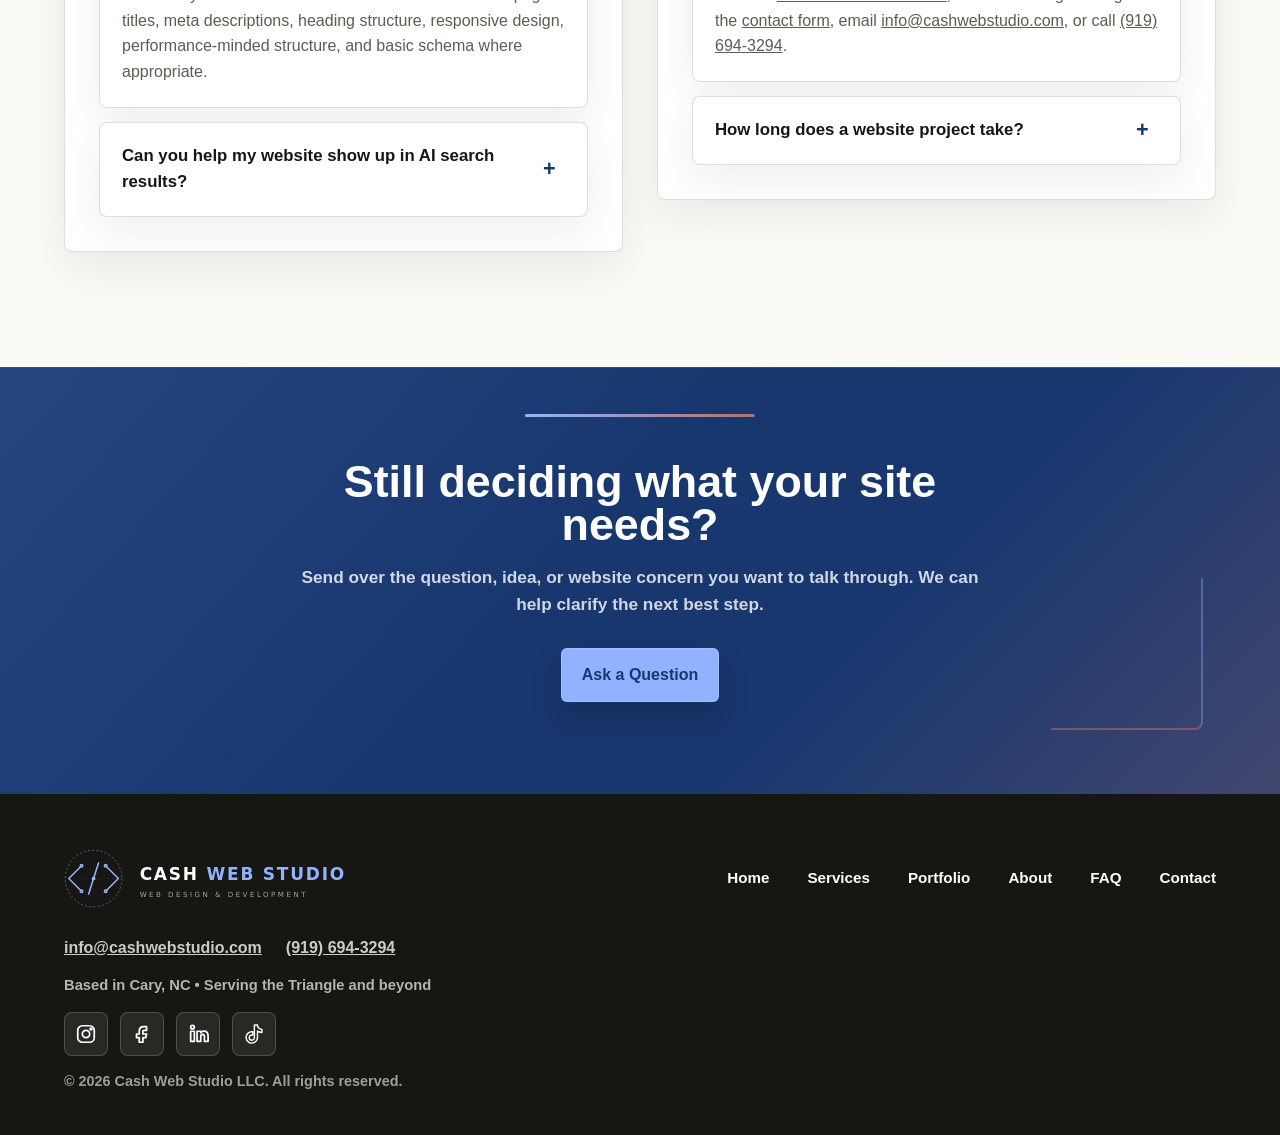
<file: faq/index.html>
<!DOCTYPE html>
<html lang="en">
<head>

  <script src="/consent.js"></script>
  <meta charset="UTF-8">
  <meta name="viewport" content="width=device-width, initial-scale=1.0">
  <title>FAQ | Cash Web Studio</title>
  <meta name="description" content="Read Cash Web Studio FAQs about custom websites, easy website updates, SEO, AEO, GEO, timelines, maintenance, and website project next steps.">
  <meta name="theme-color" content="#91b3ff">
  <link rel="canonical" href="https://cashwebstudio.com/faq/">
  <meta property="og:title" content="FAQ | Cash Web Studio">
  <meta property="og:description" content="Answers about custom websites, CMS editing, SEO, AI search visibility, timelines, maintenance, and starting a website project.">
  <meta property="og:image" content="https://cashwebstudio.com/assets/cash-web-studio-social-preview.png">
  <meta property="og:url" content="https://cashwebstudio.com/faq/">
  <meta property="og:type" content="website">
  <meta property="og:site_name" content="Cash Web Studio">
  <meta property="og:locale" content="en_US">
  <meta name="twitter:card" content="summary_large_image">
  <meta name="twitter:title" content="FAQ | Cash Web Studio">
  <meta name="twitter:description" content="Answers about custom websites, CMS editing, SEO, AI search visibility, timelines, maintenance, and starting a website project.">
  <meta name="twitter:image" content="https://cashwebstudio.com/assets/cash-web-studio-social-preview.png">
  <link rel="icon" href="/assets/favicon.svg" type="image/svg+xml">
  <link rel="preconnect" href="https://fonts.googleapis.com">
  <link rel="preconnect" href="https://fonts.gstatic.com" crossorigin>
  <link href="https://fonts.googleapis.com/css2?family=League+Spartan:wght@600;700;800;900&family=Manrope:wght@400;600;700;800&display=swap" rel="stylesheet">
  <link rel="stylesheet" href="/style.css?v=20260921">
  <script type="application/ld+json">
    {
      "@context": "https://schema.org",
      "@graph": [
        {
          "@type": "FAQPage",
          "@id": "https://cashwebstudio.com/faq/#page",
          "url": "https://cashwebstudio.com/faq/",
          "name": "FAQ | Cash Web Studio",
          "isPartOf": {
            "@id": "https://cashwebstudio.com/#website"
          },
          "about": {
            "@id": "https://cashwebstudio.com/#business"
          },
          "mainEntity": [
            {
              "@type": "Question",
              "name": "What kind of websites does Cash Web Studio build?",
              "acceptedAnswer": {
                "@type": "Answer",
                "text": "Cash Web Studio builds custom websites, landing pages, redesigns, portfolio sites, service business websites, and websites with CMS editing when clients need to make updates after launch."
              }
            },
            {
              "@type": "Question",
              "name": "Can I update my website after launch?",
              "acceptedAnswer": {
                "@type": "Answer",
                "text": "Yes, Cash Web Studio can set up your website with a content management system, giving you a simple way to update text and images without touching code."
              }
            },
            {
              "@type": "Question",
              "name": "Do Cash Web Studio websites include SEO?",
              "acceptedAnswer": {
                "@type": "Answer",
                "text": "Yes, every website includes foundational SEO such as page titles, meta descriptions, heading structure, responsive design, performance-minded structure, and basic schema where appropriate."
              }
            },
            {
              "@type": "Question",
              "name": "How do I start a website project?",
              "acceptedAnswer": {
                "@type": "Answer",
                "text": "Clients can start by booking a free consultation, sending a message through the contact form, emailing info@cashwebstudio.com, or calling (919) 694-3294."
              }
            }
          ]
        },
        {
          "@type": "BreadcrumbList",
          "@id": "https://cashwebstudio.com/faq/#breadcrumb",
          "itemListElement": [
            {
              "@type": "ListItem",
              "position": 1,
              "name": "Home",
              "item": "https://cashwebstudio.com/"
            },
            {
              "@type": "ListItem",
              "position": 2,
              "name": "FAQ",
              "item": "https://cashwebstudio.com/faq/"
            }
          ]
        }
      ]
    }
  </script>
</head>
<body>
  <header class="site-header">
    <a class="brand" href="/" aria-label="Cash Web Studio home">
      <img src="/assets/logo-horizontal-black.svg" alt="Cash Web Studio">
    </a>
    <button class="nav-toggle" type="button" aria-label="Open navigation" aria-expanded="false">
      <span></span>
      <span></span>
      <span></span>
    </button>
    <nav class="site-nav" aria-label="Primary navigation">
      <a href="/services/">Services</a>
      <a href="/portfolio/">Portfolio</a>
      <a href="/about/">About</a>
      <a href="/faq/">FAQ</a>
      <a href="/contact/">Contact</a>
    </nav>
  </header>

  <main>
    <section class="subpage-hero faq-hero">
      <div class="subpage-hero-grid">
        <div class="subpage-hero-copy">
          <p class="eyebrow">FAQ</p>
          <h1>Answers before we <span>start building</span></h1>
          <p>
            A quick guide to how Cash Web Studio approaches custom websites, easy content updates, visibility, timelines, and next steps.
          </p>
        </div>
        <div class="hero-graphic-panel faq-hero-panel" aria-label="FAQ topics">
          <div class="question-bubble">Do your websites include SEO setup?</div>
          <div class="answer-bubble">Yes, every website includes foundational SEO</div>
          <div class="question-bubble">Can I update my website after launch?</div>
          <div class="answer-bubble">Yes, content can be updated through a content management system</div>
        </div>
      </div>
    </section>

    <section class="section faq-section">
      <div class="faq-grid">
        <div class="faq-topic-card">
          <p class="eyebrow">Website Projects</p>
          <h2>Planning and build</h2>
          <div class="faq-list">
            <details class="faq-item" open>
              <summary>What kind of websites do you build?</summary>
              <p>We design and develop custom websites, landing pages, redesigns, portfolio sites, and service business websites. Projects can include strategy, design, development, easy content editing, foundational SEO, and post-launch support.</p>
            </details>
            <details class="faq-item">
              <summary>What platform do you use?</summary>
              <p>We build custom-coded websites for flexibility, performance, and design control. If you need frequent updates, we can add an easy editing area, often called a CMS or content management system, or recommend the best content setup for your project.</p>
            </details>
          </div>
        </div>

        <div class="faq-topic-card">
          <p class="eyebrow">Updates</p>
          <h2>Updates and maintenance</h2>
          <div class="faq-list">
            <details class="faq-item" open>
              <summary>Can I update my website after launch?</summary>
              <p>Yes. We can set up your website with a content management system, giving you a simple way to update text and images without touching code.</p>
            </details>
            <details class="faq-item">
              <summary>Do you provide support after launch?</summary>
              <p>Yes. Maintenance can include content updates, small design adjustments, troubleshooting, performance checks, and ongoing website improvements. We also offer guidance sessions if you want hands-on help with your current platform.</p>
            </details>
          </div>
        </div>

        <div class="faq-topic-card">
          <p class="eyebrow">Visibility</p>
          <h2>Search and AI visibility</h2>
          <div class="faq-list">
            <details class="faq-item" open>
              <summary>Do your websites include SEO setup?</summary>
              <p>Yes. Every website includes foundational SEO such as page titles, meta descriptions, heading structure, responsive design, performance-minded structure, and basic schema where appropriate.</p>
            </details>
            <details class="faq-item">
              <summary>Can you help my website show up in AI search results?</summary>
              <p>Yes. AEO, or answer engine optimization, helps your content answer common questions clearly. GEO, or generative engine optimization, helps your website make sense in AI-generated search experiences. These can be added when your site needs a deeper AI visibility strategy.</p>
            </details>
          </div>
        </div>

        <div class="faq-topic-card">
          <p class="eyebrow">Next Steps</p>
          <h2>Working together</h2>
          <div class="faq-list">
            <details class="faq-item" open>
              <summary>How do I start a project?</summary>
              <p>You can <a href="/contact/#consultation">book a free consultation</a>, send a message through the <a href="/contact/#inquiry">contact form</a>, email <a href="mailto:info@cashwebstudio.com">info@cashwebstudio.com</a>, or call <a href="tel:+19196943294">(919) 694-3294</a>.</p>
            </details>
            <details class="faq-item">
              <summary>How long does a website project take?</summary>
              <p>Timelines depend on the size of the website, how much content is ready, and whether integrations or editing setup are included. Most focused website projects generally take 2-4 weeks, and a consultation is the best way to estimate timing for your project.</p>
            </details>
          </div>
        </div>
      </div>
    </section>

    <section class="page-cta">
      <h2>Still deciding what your site needs?</h2>
      <p>Send over the question, idea, or website concern you want to talk through. We can help clarify the next best step.</p>
      <a class="button button-light" href="/contact/#inquiry">Ask a Question</a>
    </section>
  </main>

  <footer class="site-footer">
    <div class="footer-top">
      <img src="/assets/logo-horizontal-white.svg" alt="Cash Web Studio">
      <nav class="footer-nav" aria-label="Footer navigation">
        <a href="/">Home</a>
        <a href="/services/">Services</a>
        <a href="/portfolio/">Portfolio</a>
        <a href="/about/">About</a>
        <a href="/faq/">FAQ</a>
        <a href="/contact/">Contact</a>
      </nav>
    </div>
    <div class="footer-contact" aria-label="Company contact information">
      <a href="mailto:info@cashwebstudio.com">info@cashwebstudio.com</a>
      <a href="tel:+19196943294">(919) 694-3294</a>
    </div>
    <p class="footer-location">Based in Cary, NC &bull; Serving the Triangle and beyond</p>
    <div class="footer-social" aria-label="Cash Web Studio social links">
      <a class="social-link" href="https://www.instagram.com/cashwebstudio/" target="_blank" rel="noopener" aria-label="Cash Web Studio on Instagram">
        <svg class="social-icon" aria-hidden="true" viewBox="0 0 24 24">
          <rect x="3" y="3" width="18" height="18" rx="5"></rect>
          <circle cx="12" cy="12" r="4"></circle>
          <circle cx="17.5" cy="6.5" r="1"></circle>
        </svg>
      </a>
      <a class="social-link" href="https://www.facebook.com/cashwebstudio" target="_blank" rel="noopener" aria-label="Cash Web Studio on Facebook">
        <svg class="social-icon" aria-hidden="true" viewBox="0 0 24 24">
          <path d="M14 8h3V4h-3c-3 0-5 2-5 5v3H6v4h3v5h4v-5h3l1-4h-4V9c0-.6.4-1 1-1z"></path>
        </svg>
      </a>
      <a class="social-link" href="https://www.linkedin.com/company/cash-web-studio" target="_blank" rel="noopener" aria-label="Cash Web Studio on LinkedIn">
        <svg class="social-icon" aria-hidden="true" viewBox="0 0 24 24">
          <path d="M4 9h4v11H4z"></path>
          <path d="M4 4.5a2 2 0 1 0 4 0 2 2 0 0 0-4 0z"></path>
          <path d="M11 9h4v1.6c.6-.9 1.6-1.8 3.4-1.8 2.8 0 4.6 1.8 4.6 5.4V20h-4v-5.1c0-1.5-.6-2.4-1.9-2.4-1.2 0-2.1.8-2.1 2.4V20h-4z"></path>
        </svg>
      </a>
      <a class="social-link" href="https://www.tiktok.com/@cashwebstudio" target="_blank" rel="noopener" aria-label="Cash Web Studio on TikTok">
        <svg class="social-icon social-icon--brand-outline" aria-hidden="true" viewBox="-2.5 -2.5 29 29">
          <path d="M12.53.02C13.84 0 15.14 0 16.44 0c.08 1.53.63 3.09 1.75 4.17 1.12 1.11 2.7 1.62 4.24 1.79v4.03c-1.44-.05-2.89-.35-4.2-.97-.57-.26-1.1-.59-1.62-.93-.01 2.92.01 5.84-.02 8.75-.08 1.4-.54 2.79-1.35 3.94-1.31 1.92-3.58 3.17-5.91 3.21-1.43.08-2.86-.31-4.08-1.03-2.02-1.19-3.44-3.37-3.65-5.72-.02-.5-.03-1-.01-1.49.18-1.9 1.12-3.72 2.58-4.96 1.66-1.44 3.98-2.13 6.15-1.72.02 1.48-.04 2.96-.04 4.44-.99-.32-2.15-.23-3.02.37-.63.41-1.11 1.04-1.36 1.75-.21.51-.15 1.07-.14 1.61.24 1.64 1.82 3.02 3.5 2.87 1.12-.01 2.19-.66 2.77-1.61.19-.33.4-.67.41-1.06.1-1.79.06-3.57.07-5.36.01-4.03-.01-8.05.02-12.07z"></path>
        </svg>
      </a>
    </div>
    <p class="footer-copyright">&copy; <span data-current-year>2026</span> Cash Web Studio LLC. All rights reserved.</p>
  </footer>

  <script src="/script.js"></script>
</body>
</html>
</file>
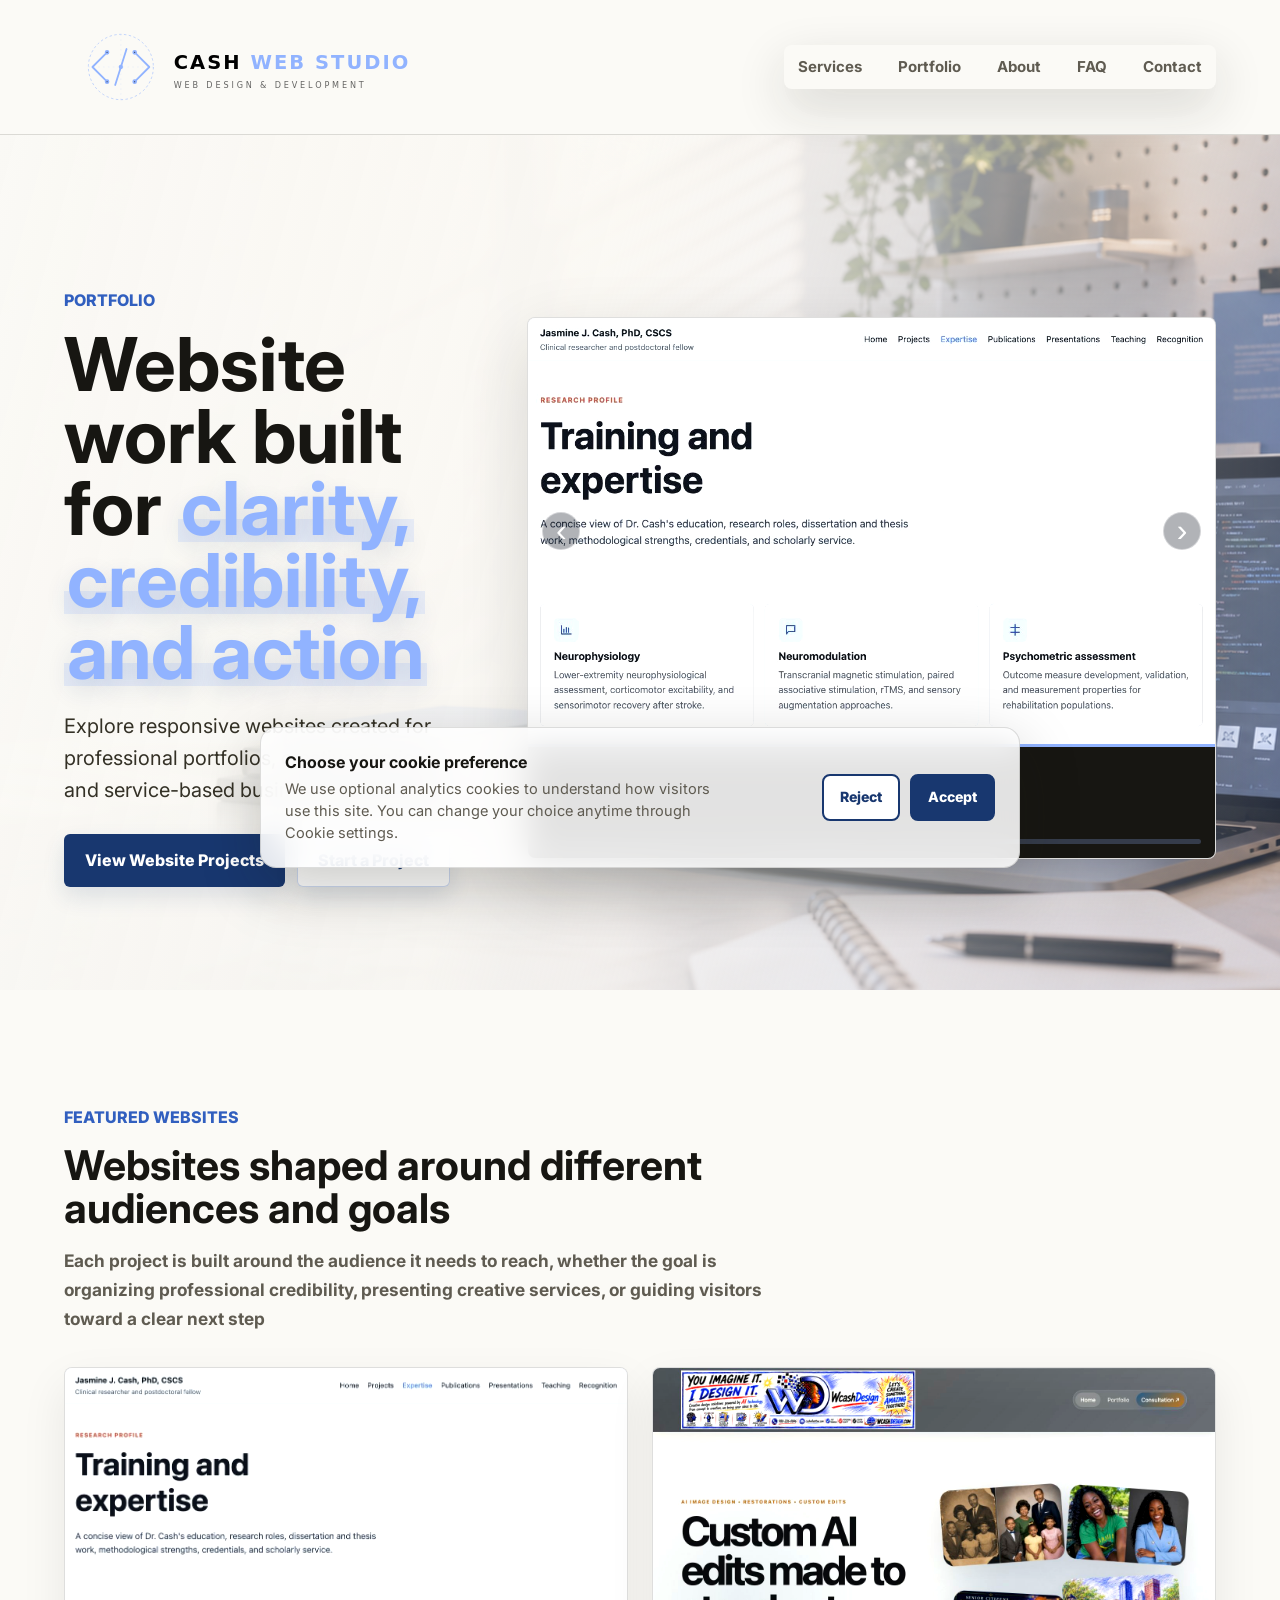
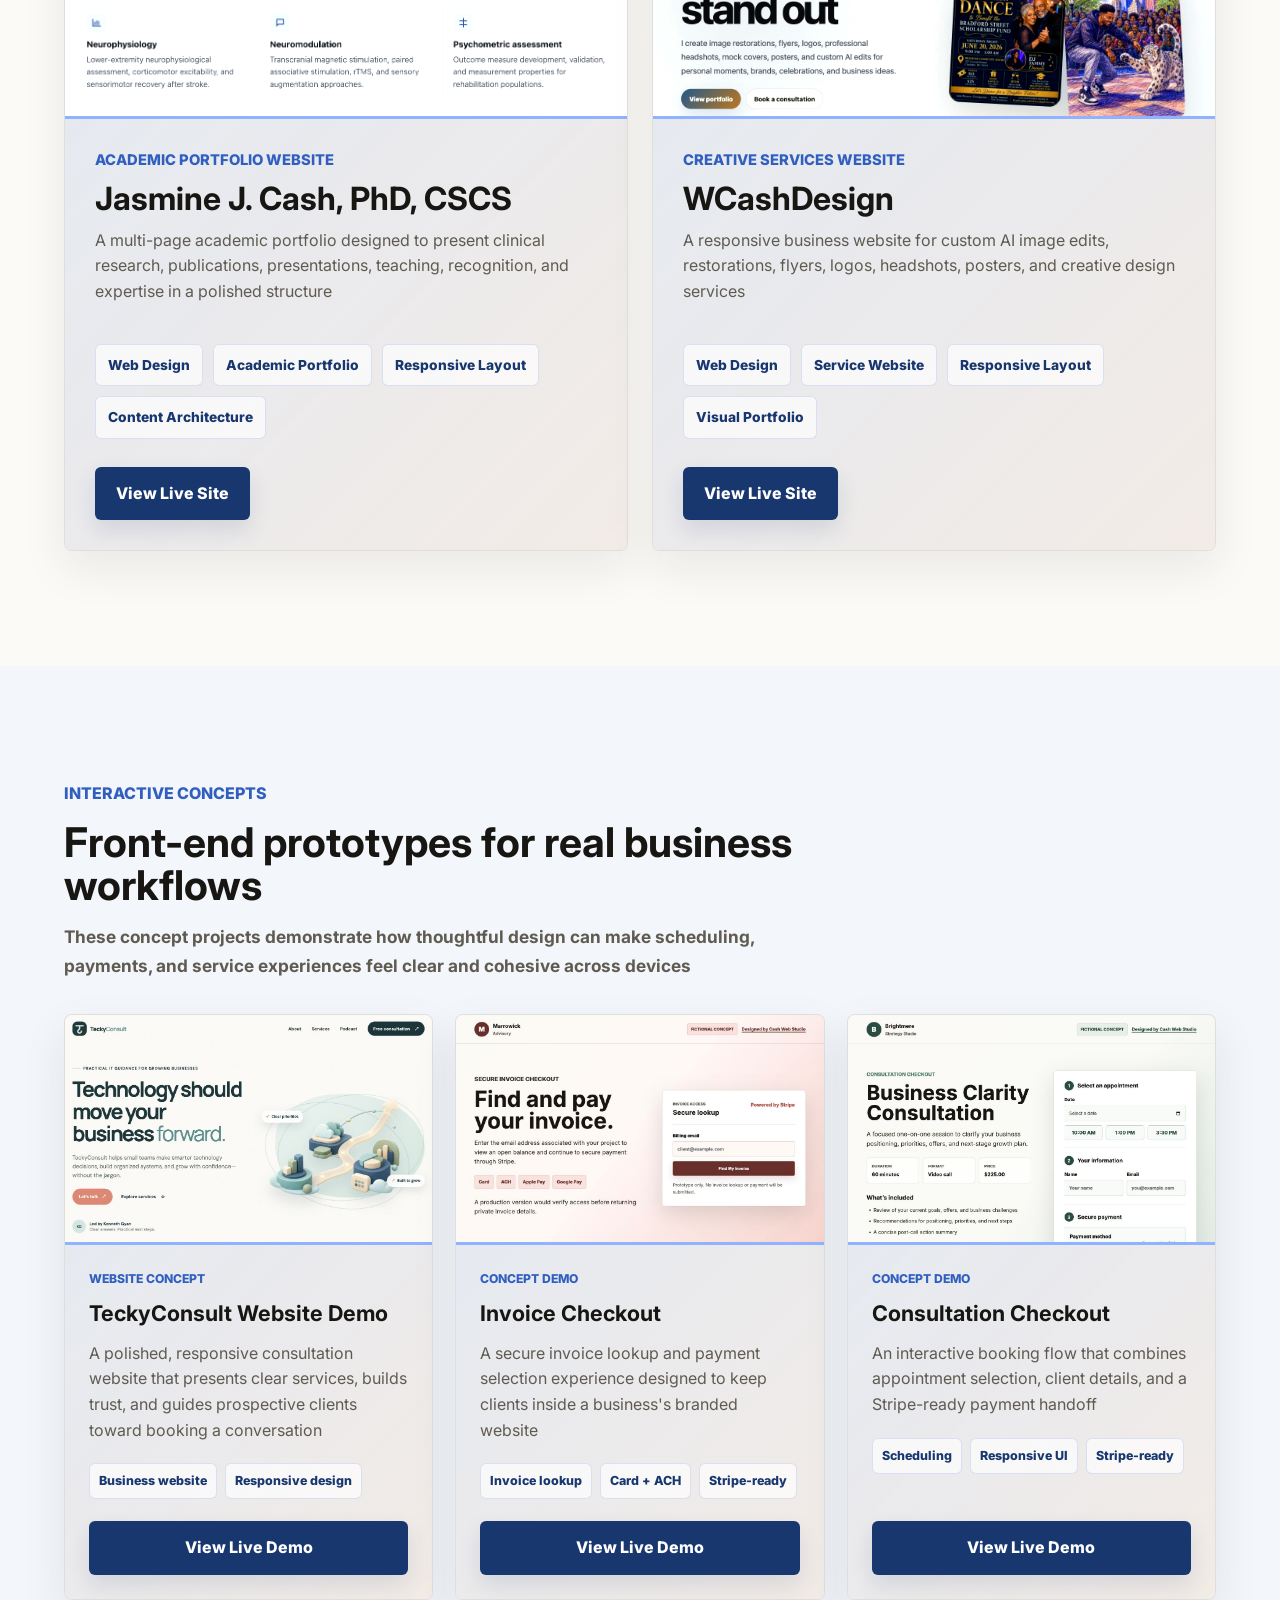
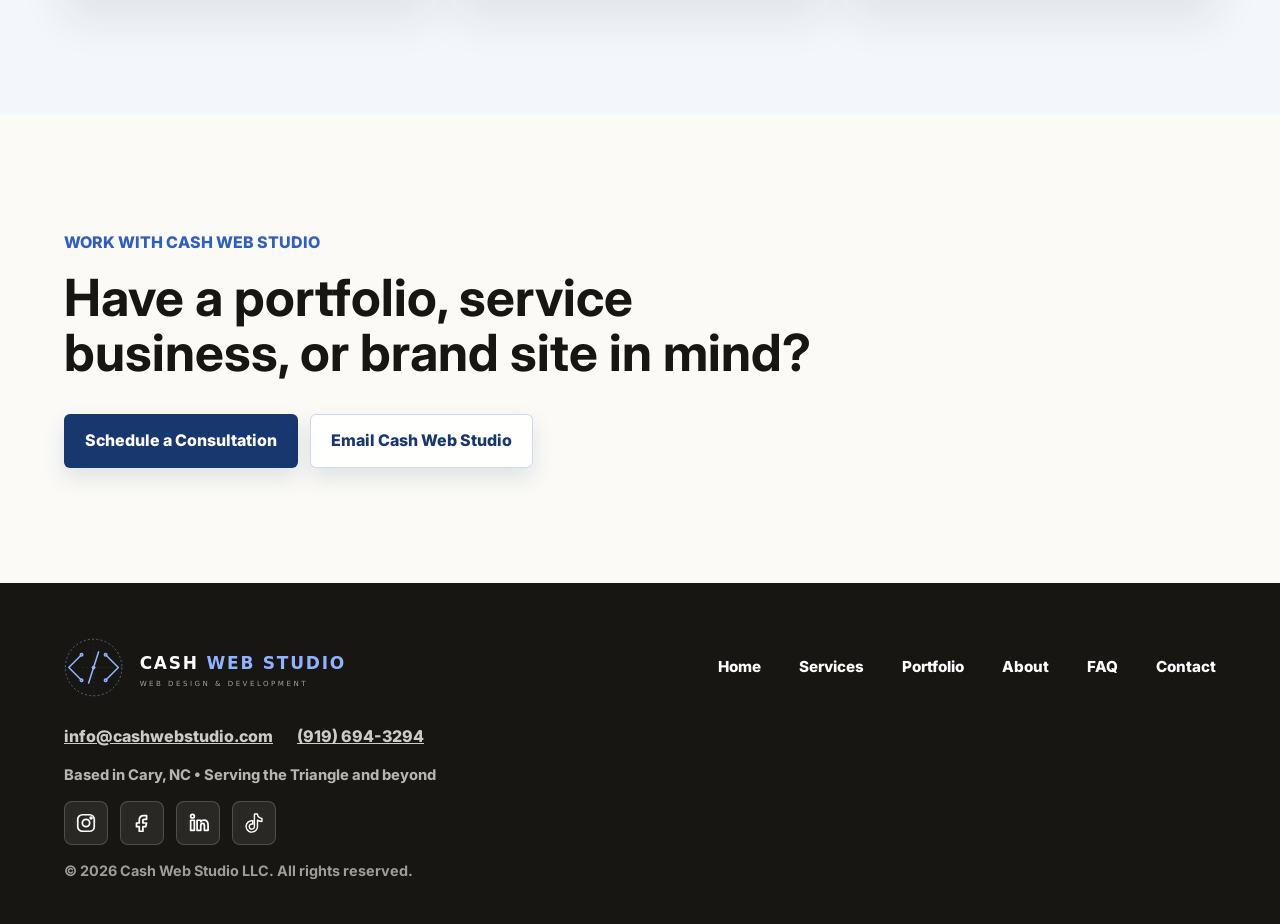
<file: portfolio/index.html>
<!DOCTYPE html>
<html lang="en">
<head>

  <script src="/consent.js"></script>
  <meta charset="UTF-8">
  <meta name="viewport" content="width=device-width, initial-scale=1.0">
  <meta name="description" content="Explore Cash Web Studio website projects and interactive concepts for portfolios, creative services, consultation booking, and invoice checkout experiences.">
  <meta name="theme-color" content="#91b3ff">
  <title>Website Portfolio | Cash Web Studio</title>
  <link rel="icon" href="/assets/favicon.svg" type="image/svg+xml">
  <link rel="preconnect" href="https://fonts.googleapis.com">
  <link rel="preconnect" href="https://fonts.gstatic.com" crossorigin>
  <link href="https://fonts.googleapis.com/css2?family=Inter:wght@400;500;600;700;800&display=swap" rel="stylesheet">
  <link rel="stylesheet" href="/style.css?v=20260921">
  <link rel="canonical" href="https://cashwebstudio.com/portfolio/">

  <meta property="og:title" content="Website Portfolio | Cash Web Studio">
  <meta property="og:description" content="Explore Cash Web Studio website projects and interactive website concepts.">
  <meta property="og:image" content="https://cashwebstudio.com/assets/portfolio-wcashdesign-desktop.jpg">
  <meta property="og:url" content="https://cashwebstudio.com/portfolio/">
  <meta property="og:type" content="website">
  <meta property="og:site_name" content="Cash Web Studio">
  <meta property="og:locale" content="en_US">

  <meta name="twitter:card" content="summary_large_image">
  <meta name="twitter:title" content="Website Portfolio | Cash Web Studio">
  <meta name="twitter:description" content="Explore Cash Web Studio website projects and interactive website concepts.">
  <meta name="twitter:image" content="https://cashwebstudio.com/assets/portfolio-wcashdesign-desktop.jpg">
  <script type="application/ld+json">
    {
      "@context": "https://schema.org",
      "@graph": [
        {
          "@type": "CollectionPage",
          "@id": "https://cashwebstudio.com/portfolio/#page",
          "url": "https://cashwebstudio.com/portfolio/",
          "name": "Website Portfolio | Cash Web Studio",
          "description": "Explore Cash Web Studio website projects and interactive website concepts.",
          "isPartOf": {
            "@id": "https://cashwebstudio.com/#website"
          },
          "about": {
            "@id": "https://cashwebstudio.com/#business"
          }
        },
        {
          "@type": "ItemList",
          "@id": "https://cashwebstudio.com/portfolio/#projects",
          "name": "Cash Web Studio portfolio projects",
          "itemListElement": [
            {
              "@type": "CreativeWork",
              "position": 1,
              "name": "Jasmine J. Cash, PhD, CSCS",
              "url": "https://jasminecash.com/",
              "description": "Academic portfolio website designed and developed by Cash Web Studio."
            },
            {
              "@type": "CreativeWork",
              "position": 2,
              "name": "WCashDesign",
              "url": "https://wcashdesign.com/",
              "description": "Creative services website designed and developed by Cash Web Studio."
            },
            {
              "@type": "CreativeWork",
              "position": 3,
              "name": "TeckyConsult Website Demo",
              "url": "https://camillecash.github.io/Consultation-Services-Demo/",
              "description": "Responsive consultation website concept by Cash Web Studio."
            }
          ]
        },
        {
          "@type": "BreadcrumbList",
          "@id": "https://cashwebstudio.com/portfolio/#breadcrumb",
          "itemListElement": [
            {
              "@type": "ListItem",
              "position": 1,
              "name": "Home",
              "item": "https://cashwebstudio.com/"
            },
            {
              "@type": "ListItem",
              "position": 2,
              "name": "Portfolio",
              "item": "https://cashwebstudio.com/portfolio/"
            }
          ]
        }
      ]
    }
  </script>
</head>
<body>
  <header class="site-header">
    <a class="brand" href="/" aria-label="Cash Web Studio home">
      <img src="/assets/logo-horizontal-black.svg" alt="Cash Web Studio">
    </a>
    <button class="nav-toggle" type="button" aria-label="Open navigation" aria-expanded="false">
      <span></span>
      <span></span>
      <span></span>
    </button>
    <nav class="site-nav" aria-label="Primary navigation">
      <a href="/services/">Services</a>
      <a href="/portfolio/" aria-current="page">Portfolio</a>
      <a href="/about/">About</a>
      <a href="/faq/">FAQ</a>
      <a href="/contact/">Contact</a>
    </nav>
  </header>

  <main>
    <section class="portfolio-hero portfolio-index-hero">
      <div class="portfolio-hero-copy">
        <p class="eyebrow">Portfolio</p>
        <h1>Website work built for <span>clarity, credibility, and action</span></h1>
        <p class="hero-text">
          Explore responsive websites created for professional portfolios, creative services,
          and service-based business experiences
        </p>
        <div class="project-actions">
          <a class="button button-dark" href="#featured-websites">View Website Projects</a>
          <a class="button button-light" href="/contact/">Start a Project</a>
        </div>
      </div>
      <article class="website-reel-card portfolio-reel-card" aria-label="Featured website showcase">
        <div class="website-reel-frame">
          <div class="website-reel-track">
            <figure class="website-reel-slide">
              <img src="/assets/portfolio-jasmine-expertise-desktop.png" alt="Jasmine Cash academic portfolio website desktop view">
            </figure>
            <figure class="website-reel-slide">
              <img src="/assets/portfolio-wcashdesign-desktop.jpg" alt="WCashDesign creative services website desktop view">
            </figure>
          </div>
          <button class="website-reel-control website-reel-prev" type="button" aria-label="Show previous website project" data-reel-prev>
            <span aria-hidden="true">&lsaquo;</span>
          </button>
          <button class="website-reel-control website-reel-next" type="button" aria-label="Show next website project" data-reel-next>
            <span aria-hidden="true">&rsaquo;</span>
          </button>
        </div>
        <div class="website-reel-caption" aria-live="polite">
          <div class="website-reel-caption-item">
            <span>Academic portfolio website</span>
            <strong>Jasmine J. Cash, PhD, CSCS</strong>
          </div>
          <div class="website-reel-caption-item">
            <span>Creative services website</span>
            <strong>WCashDesign</strong>
          </div>
        </div>
        <div class="website-reel-meta">
          <span></span>
          <span></span>
        </div>
      </article>
    </section>

    <section class="section featured-websites-section" id="featured-websites">
      <div class="section-heading">
        <p class="eyebrow">Featured websites</p>
        <h2>Websites shaped around different audiences and goals</h2>
        <p>
          Each project is built around the audience it needs to reach, whether the goal is
          organizing professional credibility, presenting creative services, or guiding visitors
          toward a clear next step
        </p>
      </div>
      <div class="website-project-grid">
        <article class="website-project-card">
          <a class="website-project-media" href="https://jasminecash.com/" target="_blank" rel="noopener" aria-label="Open Jasmine Cash website">
            <img src="/assets/portfolio-jasmine-expertise-desktop.png" alt="Jasmine Cash academic portfolio website desktop screenshot">
          </a>
          <div class="website-project-copy">
            <p class="project-label">Academic portfolio website</p>
            <h3>Jasmine J. Cash, PhD, CSCS</h3>
            <p>
              A multi-page academic portfolio designed to present clinical research,
              publications, presentations, teaching, recognition, and expertise in a polished structure
            </p>
            <div class="project-tags" aria-label="Jasmine Cash website services">
              <span>Web Design</span>
              <span>Academic Portfolio</span>
              <span>Responsive Layout</span>
              <span>Content Architecture</span>
            </div>
            <div class="project-actions">
              <a class="button button-dark" href="https://jasminecash.com/" target="_blank" rel="noopener">View Live Site</a>
            </div>
          </div>
        </article>

        <article class="website-project-card">
          <a class="website-project-media" href="https://wcashdesign.com/" target="_blank" rel="noopener" aria-label="Open WCashDesign website">
            <img src="/assets/portfolio-wcashdesign-desktop.jpg" alt="WCashDesign creative services website desktop screenshot">
          </a>
          <div class="website-project-copy">
            <p class="project-label">Creative services website</p>
            <h3>WCashDesign</h3>
            <p>
              A responsive business website for custom AI image edits, restorations,
              flyers, logos, headshots, posters, and creative design services
            </p>
            <div class="project-tags" aria-label="WCashDesign website services">
              <span>Web Design</span>
              <span>Service Website</span>
              <span>Responsive Layout</span>
              <span>Visual Portfolio</span>
            </div>
            <div class="project-actions">
              <a class="button button-dark" href="https://wcashdesign.com/" target="_blank" rel="noopener">View Live Site</a>
            </div>
          </div>
        </article>
      </div>
    </section>

    <section class="section concept-work-section" aria-labelledby="concept-work-title">
      <div class="section-heading concept-work-heading">
        <p class="eyebrow">Interactive concepts</p>
        <h2 id="concept-work-title">Front-end prototypes for real business workflows</h2>
        <p>
          These concept projects demonstrate how thoughtful design can make scheduling,
          payments, and service experiences feel clear and cohesive across devices
        </p>
      </div>
      <div class="concept-work-grid">
        <article class="concept-card">
          <a
            class="concept-card-media"
            href="https://camillecash.github.io/Consultation-Services-Demo/"
            target="_blank"
            rel="noopener noreferrer"
            aria-label="Open the TeckyConsult website demo in a new tab"
          >
            <img
              src="/assets/portfolio-teckyconsult-demo.png"
              alt="TeckyConsult responsive business website homepage"
              loading="lazy"
            />
          </a>
          <div class="concept-card-copy">
            <p class="concept-label">Website concept</p>
            <h3>TeckyConsult Website Demo</h3>
            <p>
              A polished, responsive consultation website that presents clear services, builds
              trust, and guides prospective clients toward booking a conversation
            </p>
            <div class="concept-tags" aria-label="TeckyConsult demo features">
              <span>Business website</span>
              <span>Responsive design</span>
            </div>
            <a
              class="button button-light"
              href="https://camillecash.github.io/Consultation-Services-Demo/"
              target="_blank"
              rel="noopener noreferrer"
            >View Live Demo</a>
          </div>
        </article>

        <article class="concept-card">
          <a
            class="concept-card-media"
            href="/invoice-checkout-demo.html"
            target="_blank"
            rel="noopener noreferrer"
            aria-label="Open the invoice checkout demo in a new tab"
          >
            <img src="/assets/portfolio-invoice-demo.png" alt="Secure invoice lookup and payment concept for Marrowick Advisory">
          </a>
          <div class="concept-card-copy">
            <p class="concept-label">Concept demo</p>
            <h3>Invoice Checkout</h3>
            <p>
              A secure invoice lookup and payment selection experience designed to keep
              clients inside a business's branded website
            </p>
            <div class="concept-tags" aria-label="Invoice demo features">
              <span>Invoice lookup</span>
              <span>Card + ACH</span>
              <span>Stripe-ready</span>
            </div>
            <a
              class="button button-light"
              href="/invoice-checkout-demo.html"
              target="_blank"
              rel="noopener noreferrer"
            >View Live Demo</a>
          </div>
        </article>

        <article class="concept-card">
          <a
            class="concept-card-media"
            href="/consultation-checkout-demo.html"
            target="_blank"
            rel="noopener noreferrer"
            aria-label="Open the consultation checkout demo in a new tab"
          >
            <img src="/assets/portfolio-consultation-demo.png" alt="Consultation scheduling and checkout concept for Brightmere Strategy Studio">
          </a>
          <div class="concept-card-copy">
            <p class="concept-label">Concept demo</p>
            <h3>Consultation Checkout</h3>
            <p>
              An interactive booking flow that combines appointment selection, client details,
              and a Stripe-ready payment handoff
            </p>
            <div class="concept-tags" aria-label="Consultation demo features">
              <span>Scheduling</span>
              <span>Responsive UI</span>
              <span>Stripe-ready</span>
            </div>
            <a
              class="button button-light"
              href="/consultation-checkout-demo.html"
              target="_blank"
              rel="noopener noreferrer"
            >View Live Demo</a>
          </div>
        </article>
      </div>
    </section>

    <section class="section next-project-section">
      <div class="section-heading">
        <p class="eyebrow">Work with Cash Web Studio</p>
        <h2>Have a portfolio, service business, or brand site in mind?</h2>
      </div>
      <div class="next-project-actions">
        <a class="button button-dark" href="/contact/#consultation">Schedule a Consultation</a>
        <a class="button button-light" href="mailto:info@cashwebstudio.com">Email Cash Web Studio</a>
      </div>
    </section>
  </main>

  <footer class="site-footer">
    <div class="footer-top">
      <img src="/assets/logo-horizontal-white.svg" alt="Cash Web Studio">
      <nav class="footer-nav" aria-label="Footer navigation">
        <a href="/">Home</a>
        <a href="/services/">Services</a>
        <a href="/portfolio/">Portfolio</a>
        <a href="/about/">About</a>
        <a href="/faq/">FAQ</a>
        <a href="/contact/">Contact</a>
      </nav>
    </div>
    <div class="footer-contact" aria-label="Company contact information">
      <a href="mailto:info@cashwebstudio.com">info@cashwebstudio.com</a>
      <a href="tel:+19196943294">(919) 694-3294</a>
    </div>
    <p class="footer-location">Based in Cary, NC &bull; Serving the Triangle and beyond</p>
    <div class="footer-social" aria-label="Cash Web Studio social links">
      <a class="social-link" href="https://www.instagram.com/cashwebstudio/" target="_blank" rel="noopener" aria-label="Cash Web Studio on Instagram">
        <svg class="social-icon" aria-hidden="true" viewBox="0 0 24 24">
          <rect x="3" y="3" width="18" height="18" rx="5"></rect>
          <circle cx="12" cy="12" r="4"></circle>
          <circle cx="17.5" cy="6.5" r="1"></circle>
        </svg>
      </a>
      <a class="social-link" href="https://www.facebook.com/cashwebstudio" target="_blank" rel="noopener" aria-label="Cash Web Studio on Facebook">
        <svg class="social-icon" aria-hidden="true" viewBox="0 0 24 24">
          <path d="M14 8h3V4h-3c-3 0-5 2-5 5v3H6v4h3v5h4v-5h3l1-4h-4V9c0-.6.4-1 1-1z"></path>
        </svg>
      </a>
      <a class="social-link" href="https://www.linkedin.com/company/cash-web-studio" target="_blank" rel="noopener" aria-label="Cash Web Studio on LinkedIn">
        <svg class="social-icon" aria-hidden="true" viewBox="0 0 24 24">
          <path d="M4 9h4v11H4z"></path>
          <path d="M4 4.5a2 2 0 1 0 4 0 2 2 0 0 0-4 0z"></path>
          <path d="M11 9h4v1.6c.6-.9 1.6-1.8 3.4-1.8 2.8 0 4.6 1.8 4.6 5.4V20h-4v-5.1c0-1.5-.6-2.4-1.9-2.4-1.2 0-2.1.8-2.1 2.4V20h-4z"></path>
        </svg>
      </a>
      <a class="social-link" href="https://www.tiktok.com/@cashwebstudio" target="_blank" rel="noopener" aria-label="Cash Web Studio on TikTok">
        <svg class="social-icon social-icon--brand-outline" aria-hidden="true" viewBox="-2.5 -2.5 29 29">
          <path d="M12.53.02C13.84 0 15.14 0 16.44 0c.08 1.53.63 3.09 1.75 4.17 1.12 1.11 2.7 1.62 4.24 1.79v4.03c-1.44-.05-2.89-.35-4.2-.97-.57-.26-1.1-.59-1.62-.93-.01 2.92.01 5.84-.02 8.75-.08 1.4-.54 2.79-1.35 3.94-1.31 1.92-3.58 3.17-5.91 3.21-1.43.08-2.86-.31-4.08-1.03-2.02-1.19-3.44-3.37-3.65-5.72-.02-.5-.03-1-.01-1.49.18-1.9 1.12-3.72 2.58-4.96 1.66-1.44 3.98-2.13 6.15-1.72.02 1.48-.04 2.96-.04 4.44-.99-.32-2.15-.23-3.02.37-.63.41-1.11 1.04-1.36 1.75-.21.51-.15 1.07-.14 1.61.24 1.64 1.82 3.02 3.5 2.87 1.12-.01 2.19-.66 2.77-1.61.19-.33.4-.67.41-1.06.1-1.79.06-3.57.07-5.36.01-4.03-.01-8.05.02-12.07z"></path>
        </svg>
      </a>
    </div>
    <p class="footer-copyright">&copy; <span data-current-year>2026</span> Cash Web Studio LLC. All rights reserved.</p>
  </footer>

  <script src="/script.js"></script>
</body>
</html>
</file>
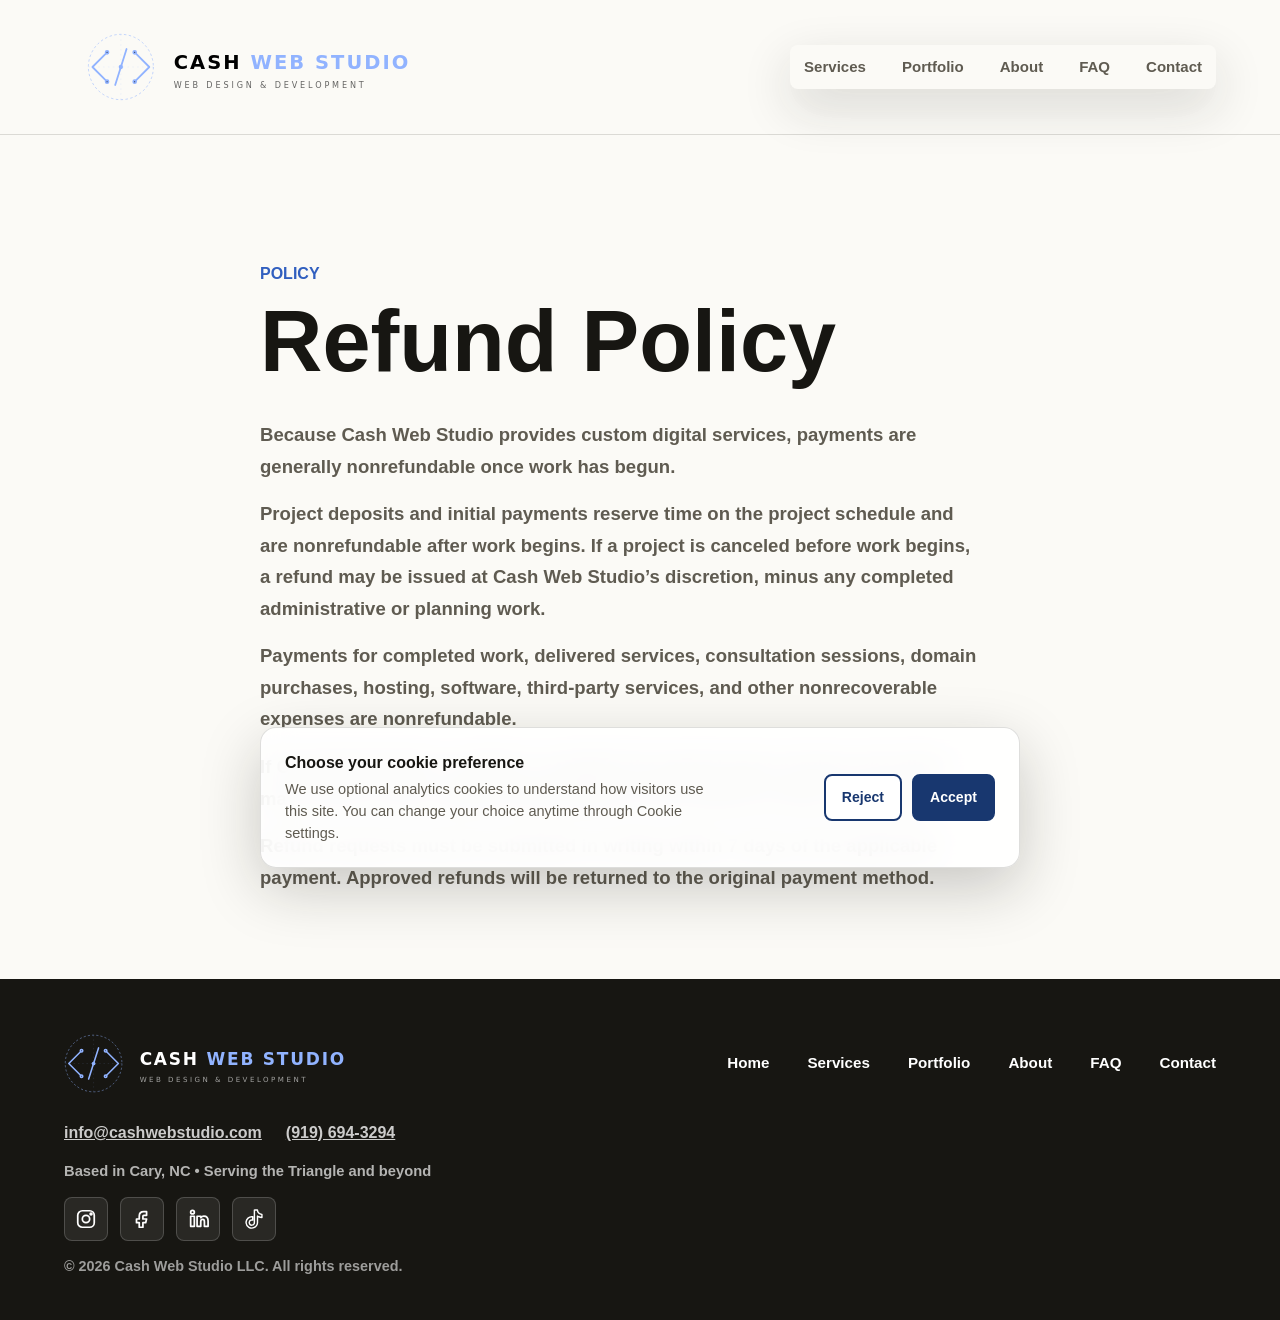
<file: refund-policy/index.html>
<!DOCTYPE html>
<html lang="en">
<head>

  <script src="/consent.js"></script>
  <meta charset="UTF-8">
  <meta name="viewport" content="width=device-width, initial-scale=1.0">
  <title>Refund Policy | Cash Web Studio</title>
  <meta name="description" content="Read the Cash Web Studio refund policy for custom digital services, project deposits, completed work, consultation sessions, and nonrecoverable expenses.">
  <meta name="theme-color" content="#91b3ff">
  <link rel="canonical" href="https://cashwebstudio.com/refund-policy/">
  <link rel="icon" href="/assets/favicon.svg" type="image/svg+xml">
  <link rel="preconnect" href="https://fonts.googleapis.com">
  <link rel="preconnect" href="https://fonts.gstatic.com" crossorigin>
  <link href="https://fonts.googleapis.com/css2?family=League+Spartan:wght@600;700;800;900&family=Manrope:wght@400;600;700;800&display=swap" rel="stylesheet">
  <link rel="stylesheet" href="/style.css?v=20260921">
</head>
<body>
  <header class="site-header">
    <a class="brand" href="/" aria-label="Cash Web Studio home">
      <img src="/assets/logo-horizontal-black.svg" alt="Cash Web Studio">
    </a>
    <button class="nav-toggle" type="button" aria-label="Open navigation" aria-expanded="false">
      <span></span>
      <span></span>
      <span></span>
    </button>
    <nav class="site-nav" aria-label="Primary navigation">
      <a href="/services/">Services</a>
      <a href="/portfolio/">Portfolio</a>
      <a href="/about/">About</a>
      <a href="/faq/">FAQ</a>
      <a href="/contact/">Contact</a>
    </nav>
  </header>

  <main>
    <section class="policy-page">
      <div class="policy-content">
        <p class="eyebrow">Policy</p>
        <h1>Refund Policy</h1>
        <p>Because Cash Web Studio provides custom digital services, payments are generally nonrefundable once work has begun.</p>
        <p>Project deposits and initial payments reserve time on the project schedule and are nonrefundable after work begins. If a project is canceled before work begins, a refund may be issued at Cash Web Studio’s discretion, minus any completed administrative or planning work.</p>
        <p>Payments for completed work, delivered services, consultation sessions, domain purchases, hosting, software, third-party services, and other nonrecoverable expenses are nonrefundable.</p>
        <p>If Cash Web Studio is unable to complete the agreed-upon services, the client may receive a full or partial refund based on the amount of work completed.</p>
        <p>Refund requests must be submitted in writing within 7 days of the applicable payment. Approved refunds will be returned to the original payment method.</p>
      </div>
    </section>
  </main>

  <footer class="site-footer">
    <div class="footer-top">
      <img src="/assets/logo-horizontal-white.svg" alt="Cash Web Studio">
      <nav class="footer-nav" aria-label="Footer navigation">
        <a href="/">Home</a>
        <a href="/services/">Services</a>
        <a href="/portfolio/">Portfolio</a>
        <a href="/about/">About</a>
        <a href="/faq/">FAQ</a>
        <a href="/contact/">Contact</a>
      </nav>
    </div>
    <div class="footer-contact" aria-label="Company contact information">
      <a href="mailto:info@cashwebstudio.com">info@cashwebstudio.com</a>
      <a href="tel:+19196943294">(919) 694-3294</a>
    </div>
    <p class="footer-location">Based in Cary, NC &bull; Serving the Triangle and beyond</p>
    <div class="footer-social" aria-label="Cash Web Studio social links">
      <a class="social-link" href="https://www.instagram.com/cashwebstudio/" target="_blank" rel="noopener" aria-label="Cash Web Studio on Instagram">
        <svg class="social-icon" aria-hidden="true" viewBox="0 0 24 24">
          <rect x="3" y="3" width="18" height="18" rx="5"></rect>
          <circle cx="12" cy="12" r="4"></circle>
          <circle cx="17.5" cy="6.5" r="1"></circle>
        </svg>
      </a>
      <a class="social-link" href="https://www.facebook.com/cashwebstudio" target="_blank" rel="noopener" aria-label="Cash Web Studio on Facebook">
        <svg class="social-icon" aria-hidden="true" viewBox="0 0 24 24">
          <path d="M14 8h3V4h-3c-3 0-5 2-5 5v3H6v4h3v5h4v-5h3l1-4h-4V9c0-.6.4-1 1-1z"></path>
        </svg>
      </a>
      <a class="social-link" href="https://www.linkedin.com/company/cash-web-studio" target="_blank" rel="noopener" aria-label="Cash Web Studio on LinkedIn">
        <svg class="social-icon" aria-hidden="true" viewBox="0 0 24 24">
          <path d="M4 9h4v11H4z"></path>
          <path d="M4 4.5a2 2 0 1 0 4 0 2 2 0 0 0-4 0z"></path>
          <path d="M11 9h4v1.6c.6-.9 1.6-1.8 3.4-1.8 2.8 0 4.6 1.8 4.6 5.4V20h-4v-5.1c0-1.5-.6-2.4-1.9-2.4-1.2 0-2.1.8-2.1 2.4V20h-4z"></path>
        </svg>
      </a>
      <a class="social-link" href="https://www.tiktok.com/@cashwebstudio" target="_blank" rel="noopener" aria-label="Cash Web Studio on TikTok">
        <svg class="social-icon social-icon--brand-outline" aria-hidden="true" viewBox="-2.5 -2.5 29 29">
          <path d="M12.53.02C13.84 0 15.14 0 16.44 0c.08 1.53.63 3.09 1.75 4.17 1.12 1.11 2.7 1.62 4.24 1.79v4.03c-1.44-.05-2.89-.35-4.2-.97-.57-.26-1.1-.59-1.62-.93-.01 2.92.01 5.84-.02 8.75-.08 1.4-.54 2.79-1.35 3.94-1.31 1.92-3.58 3.17-5.91 3.21-1.43.08-2.86-.31-4.08-1.03-2.02-1.19-3.44-3.37-3.65-5.72-.02-.5-.03-1-.01-1.49.18-1.9 1.12-3.72 2.58-4.96 1.66-1.44 3.98-2.13 6.15-1.72.02 1.48-.04 2.96-.04 4.44-.99-.32-2.15-.23-3.02.37-.63.41-1.11 1.04-1.36 1.75-.21.51-.15 1.07-.14 1.61.24 1.64 1.82 3.02 3.5 2.87 1.12-.01 2.19-.66 2.77-1.61.19-.33.4-.67.41-1.06.1-1.79.06-3.57.07-5.36.01-4.03-.01-8.05.02-12.07z"></path>
        </svg>
      </a>
    </div>
    <p class="footer-copyright">&copy; <span data-current-year>2026</span> Cash Web Studio LLC. All rights reserved.</p>
  </footer>

  <script src="/script.js"></script>
</body>
</html>
</file>
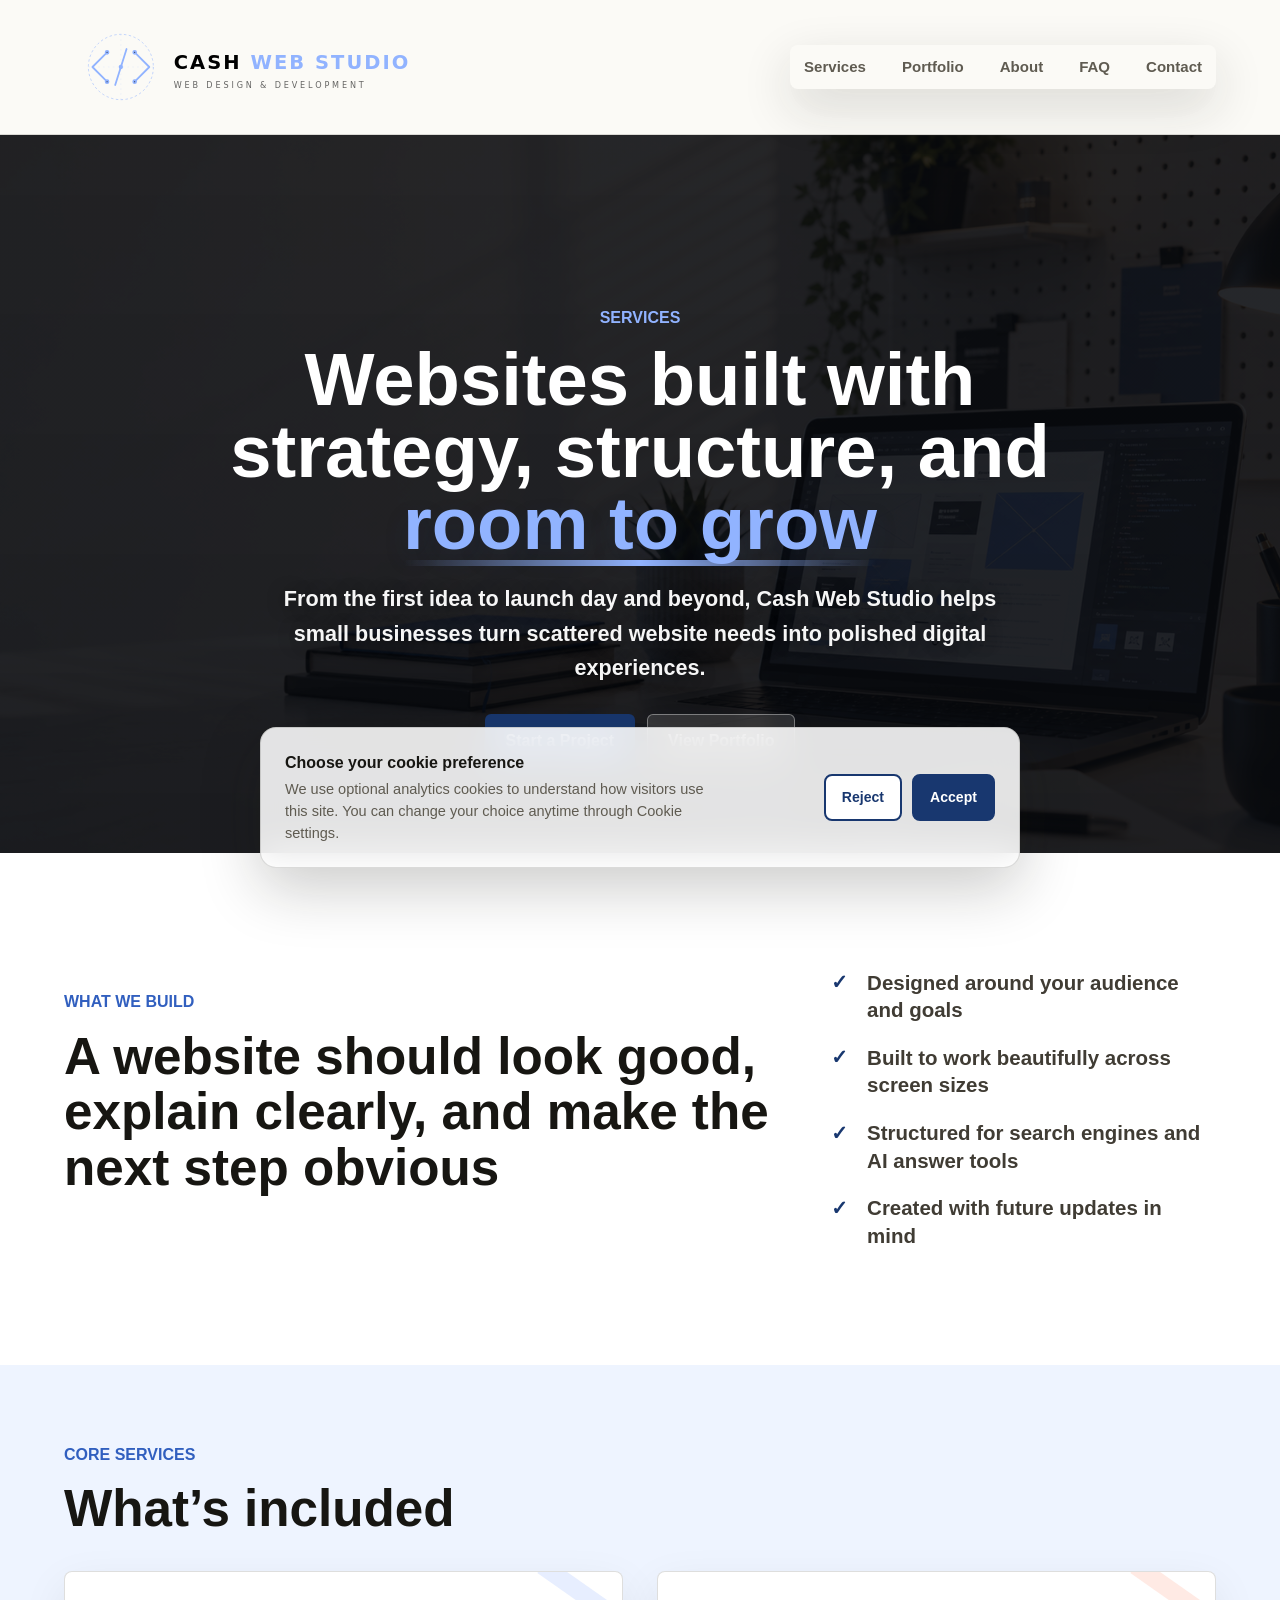
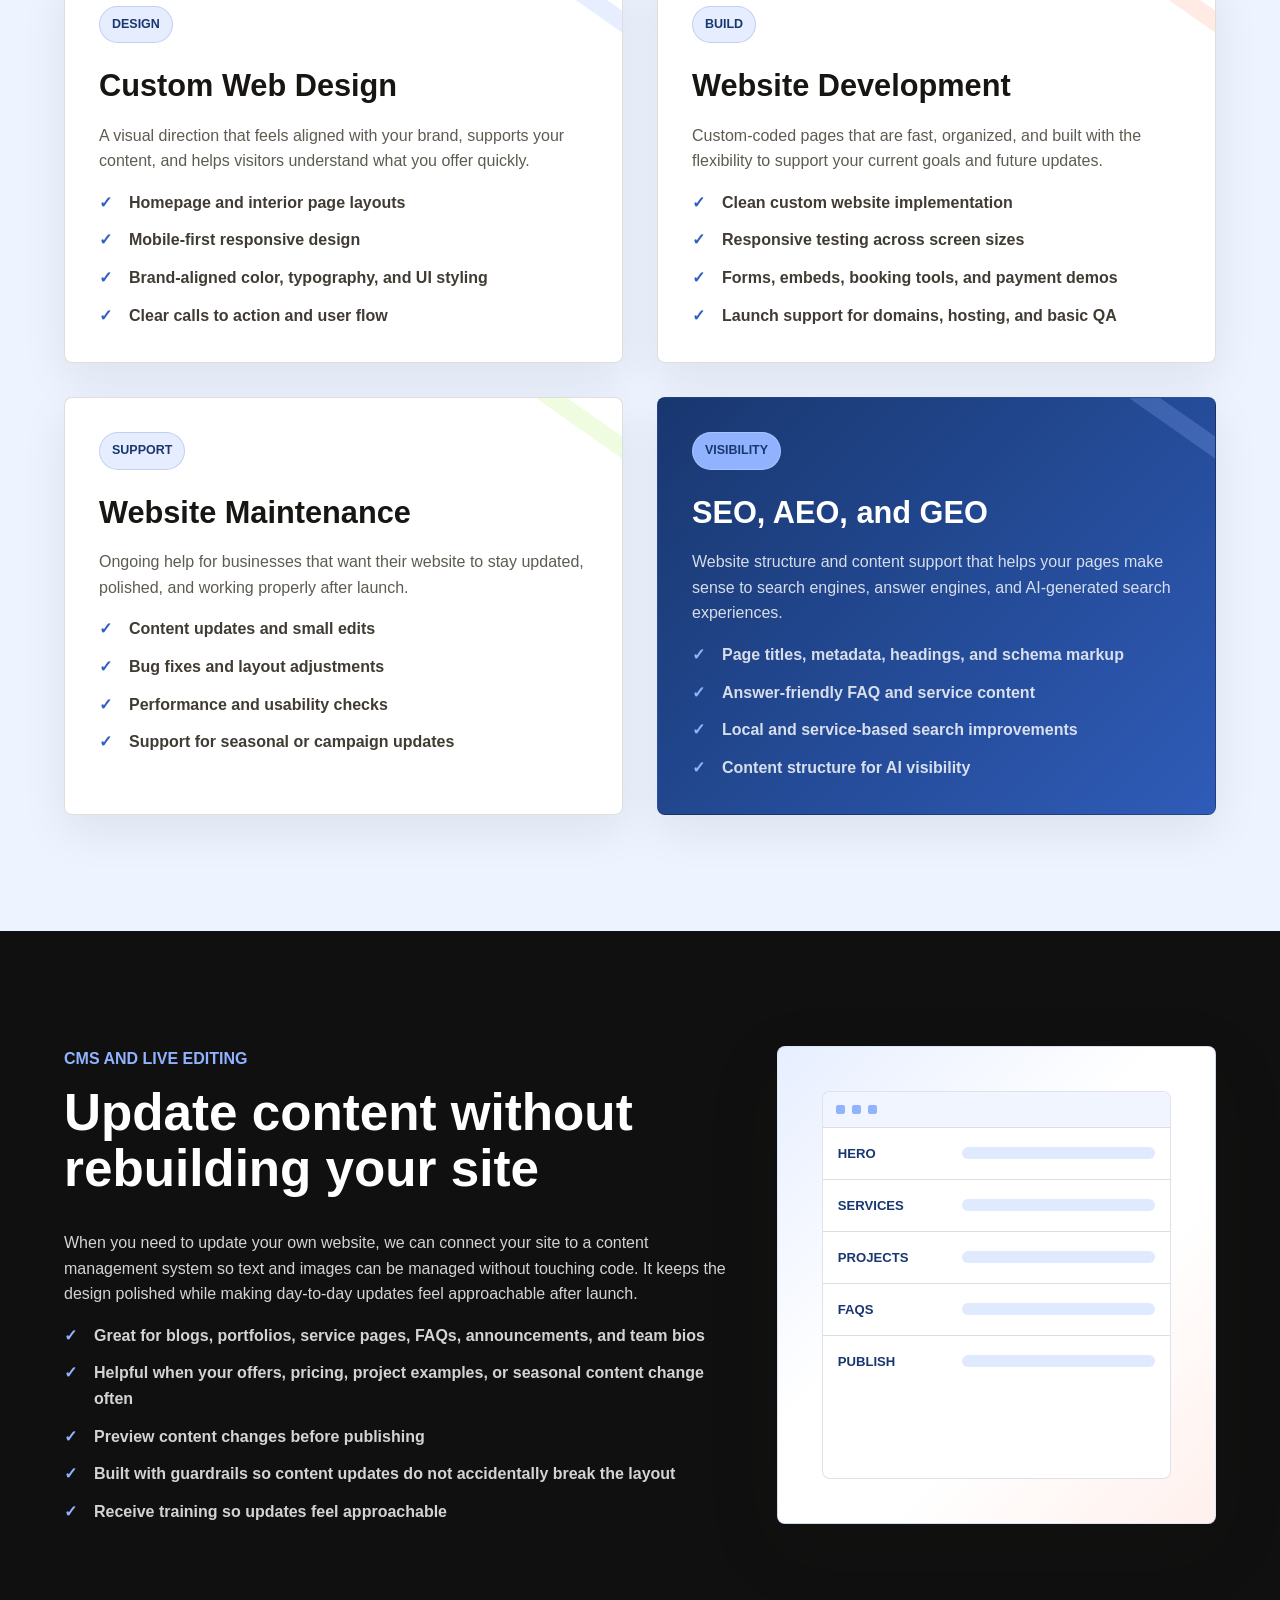
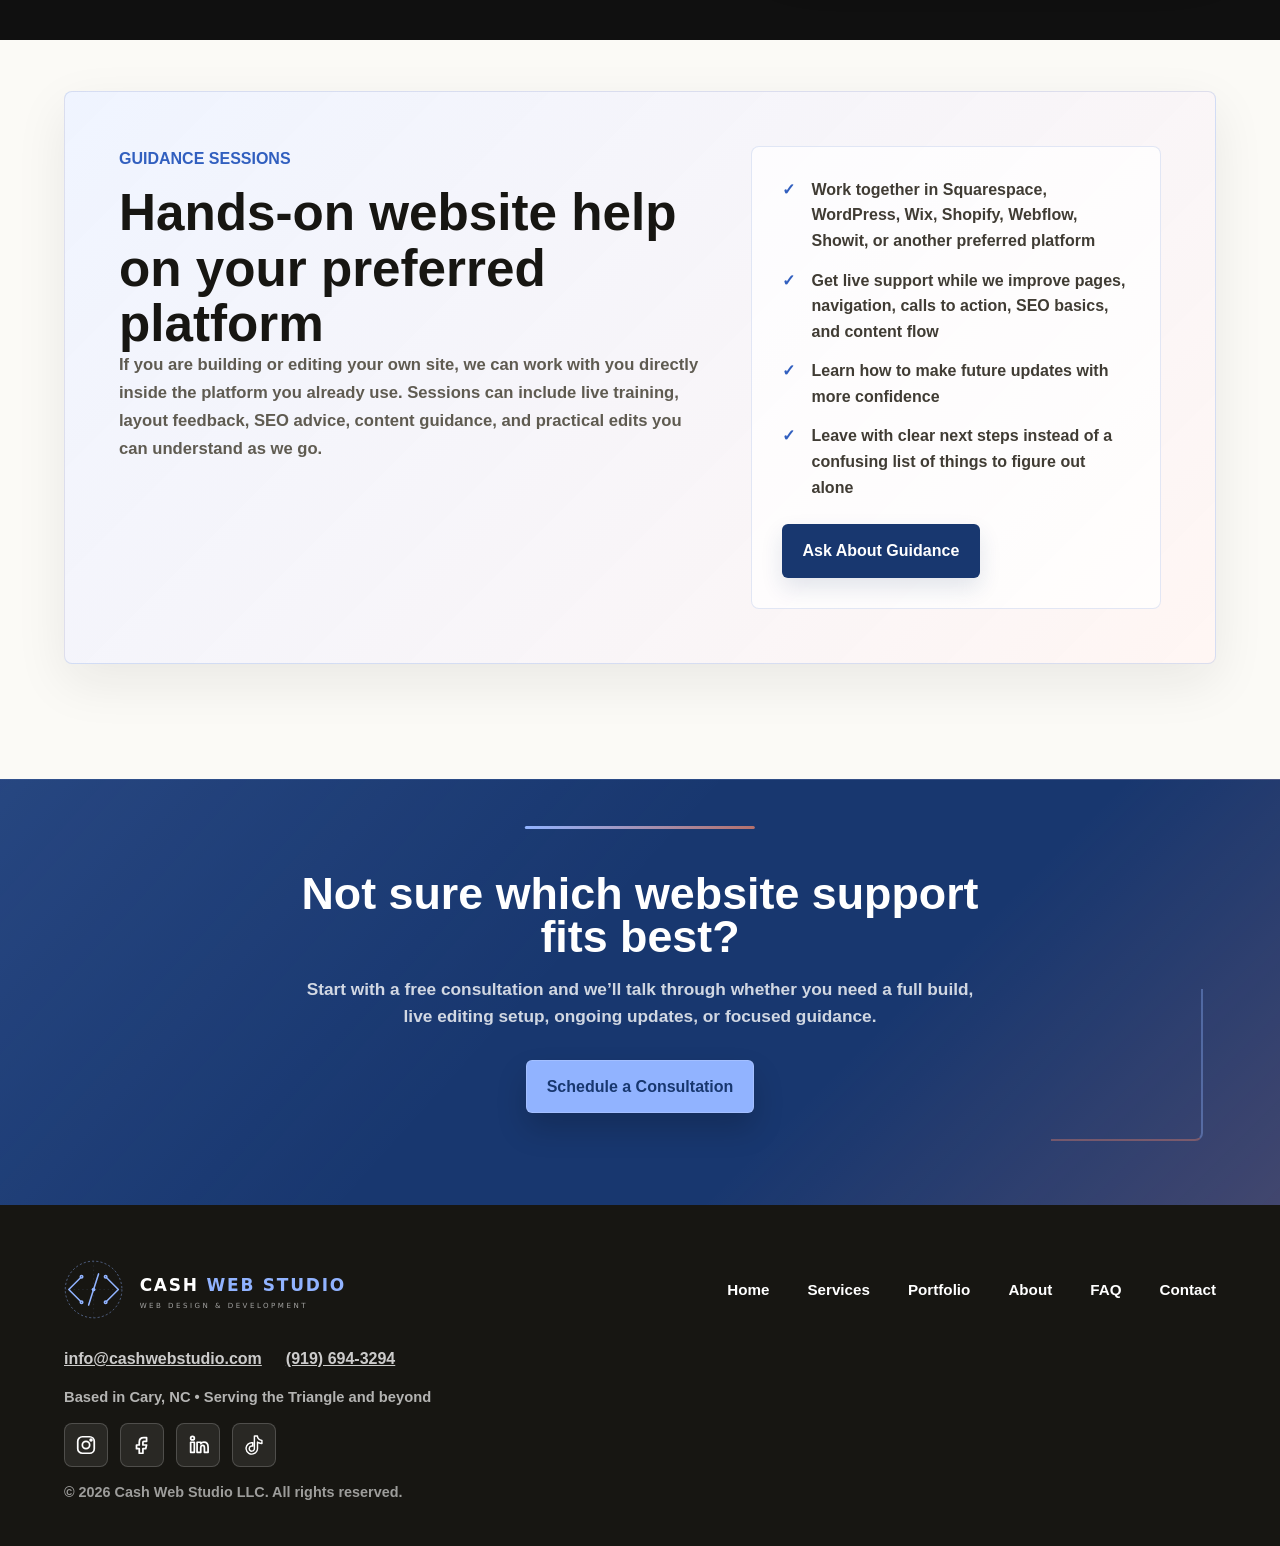
<file: services/index.html>
<!DOCTYPE html>
<html lang="en">
<head>

  <script src="/consent.js"></script>
  <meta charset="UTF-8">
  <meta name="viewport" content="width=device-width, initial-scale=1.0">
  <title>Services | Cash Web Studio</title>
  <meta name="description" content="Explore Cash Web Studio services, including custom web design, website development, editable CMS setup, SEO, AEO, GEO, maintenance, and guidance sessions.">
  <meta name="theme-color" content="#91b3ff">
  <link rel="canonical" href="https://cashwebstudio.com/services/">
  <meta property="og:title" content="Web Design Services | Cash Web Studio">
  <meta property="og:description" content="Explore custom web design, website development, CMS editing, SEO, maintenance, and guidance sessions from Cash Web Studio.">
  <meta property="og:image" content="https://cashwebstudio.com/assets/cash-web-studio-social-preview.png">
  <meta property="og:url" content="https://cashwebstudio.com/services/">
  <meta property="og:type" content="website">
  <meta property="og:site_name" content="Cash Web Studio">
  <meta property="og:locale" content="en_US">
  <meta name="twitter:card" content="summary_large_image">
  <meta name="twitter:title" content="Web Design Services | Cash Web Studio">
  <meta name="twitter:description" content="Explore custom web design, website development, CMS editing, SEO, maintenance, and guidance sessions from Cash Web Studio.">
  <meta name="twitter:image" content="https://cashwebstudio.com/assets/cash-web-studio-social-preview.png">
  <link rel="icon" href="/assets/favicon.svg" type="image/svg+xml">
  <link rel="preconnect" href="https://fonts.googleapis.com">
  <link rel="preconnect" href="https://fonts.gstatic.com" crossorigin>
  <link href="https://fonts.googleapis.com/css2?family=League+Spartan:wght@600;700;800;900&family=Manrope:wght@400;600;700;800&display=swap" rel="stylesheet">
  <link rel="stylesheet" href="/style.css?v=20260921">
  <script type="application/ld+json">
    {
      "@context": "https://schema.org",
      "@graph": [
        {
          "@type": "Service",
          "@id": "https://cashwebstudio.com/services/#web-design-services",
          "name": "Web Design and Development Services",
          "provider": {
            "@id": "https://cashwebstudio.com/#business"
          },
          "areaServed": [
            "Cary, NC",
            "Raleigh, NC",
            "Durham, NC",
            "Chapel Hill, NC",
            "Apex, NC",
            "Morrisville, NC",
            "Holly Springs, NC",
            "Wake Forest, NC",
            "Garner, NC",
            "Knightdale, NC",
            "The Triangle, NC",
            "United States"
          ],
          "serviceType": [
            "Custom web design",
            "Website development",
            "CMS setup",
            "Website maintenance",
            "SEO",
            "AI search visibility guidance"
          ],
          "url": "https://cashwebstudio.com/services/"
        },
        {
          "@type": "WebPage",
          "@id": "https://cashwebstudio.com/services/#page",
          "url": "https://cashwebstudio.com/services/",
          "name": "Web Design Services | Cash Web Studio",
          "description": "Explore Cash Web Studio services, including custom web design, website development, editable CMS setup, SEO, AEO, GEO, maintenance, and guidance sessions.",
          "isPartOf": {
            "@id": "https://cashwebstudio.com/#website"
          },
          "about": {
            "@id": "https://cashwebstudio.com/services/#web-design-services"
          }
        },
        {
          "@type": "BreadcrumbList",
          "@id": "https://cashwebstudio.com/services/#breadcrumb",
          "itemListElement": [
            {
              "@type": "ListItem",
              "position": 1,
              "name": "Home",
              "item": "https://cashwebstudio.com/"
            },
            {
              "@type": "ListItem",
              "position": 2,
              "name": "Services",
              "item": "https://cashwebstudio.com/services/"
            }
          ]
        }
      ]
    }
  </script>
</head>
<body>
  <header class="site-header">
    <a class="brand" href="/" aria-label="Cash Web Studio home">
      <img src="/assets/logo-horizontal-black.svg" alt="Cash Web Studio">
    </a>
    <button class="nav-toggle" type="button" aria-label="Open navigation" aria-expanded="false">
      <span></span>
      <span></span>
      <span></span>
    </button>
    <nav class="site-nav" aria-label="Primary navigation">
      <a href="/services/">Services</a>
      <a href="/portfolio/">Portfolio</a>
      <a href="/about/">About</a>
      <a href="/faq/">FAQ</a>
      <a href="/contact/">Contact</a>
    </nav>
  </header>

  <main>
    <section class="subpage-hero services-hero">
      <div class="subpage-hero-grid">
        <div class="subpage-hero-copy">
          <p class="eyebrow">Services</p>
          <h1>Websites built with strategy, structure, and <span>room to grow</span></h1>
          <p>
            From the first idea to launch day and beyond, Cash Web Studio helps small businesses turn scattered website needs into polished digital experiences.
          </p>
          <div class="hero-actions">
            <a class="button button-dark" href="/contact/">Start a Project</a>
            <a class="button button-light" href="/portfolio/">View Portfolio</a>
          </div>
        </div>
      </div>
    </section>

    <section class="section services-intro-section">
      <div class="page-intro-grid">
        <div class="section-heading">
          <p class="eyebrow">What We Build</p>
          <h2>A website should look good, explain clearly, and make the next step obvious</h2>
        </div>
        <ul class="intro-list">
          <li>Designed around your audience and goals</li>
          <li>Built to work beautifully across screen sizes</li>
          <li>Structured for search engines and AI answer tools</li>
          <li>Created with future updates in mind</li>
        </ul>
      </div>
    </section>

    <section class="section services-section">
      <div class="section-heading">
        <p class="eyebrow">Core Services</p>
        <h2>What’s included</h2>
      </div>
      <div class="service-detail-grid">
        <article class="service-detail-card">
          <span class="service-label">Design</span>
          <h2>Custom Web Design</h2>
          <p>
            A visual direction that feels aligned with your brand, supports your content, and helps visitors understand what you offer quickly.
          </p>
          <ul class="check-list">
            <li>Homepage and interior page layouts</li>
            <li>Mobile-first responsive design</li>
            <li>Brand-aligned color, typography, and UI styling</li>
            <li>Clear calls to action and user flow</li>
          </ul>
        </article>

        <article class="service-detail-card">
          <span class="service-label">Build</span>
          <h2>Website Development</h2>
          <p>
            Custom-coded pages that are fast, organized, and built with the flexibility to support your current goals and future updates.
          </p>
          <ul class="check-list">
            <li>Clean custom website implementation</li>
            <li>Responsive testing across screen sizes</li>
            <li>Forms, embeds, booking tools, and payment demos</li>
            <li>Launch support for domains, hosting, and basic QA</li>
          </ul>
        </article>

        <article class="service-detail-card">
          <span class="service-label">Support</span>
          <h2>Website Maintenance</h2>
          <p>
            Ongoing help for businesses that want their website to stay updated, polished, and working properly after launch.
          </p>
          <ul class="check-list">
            <li>Content updates and small edits</li>
            <li>Bug fixes and layout adjustments</li>
            <li>Performance and usability checks</li>
            <li>Support for seasonal or campaign updates</li>
          </ul>
        </article>

        <article class="service-detail-card featured-detail">
          <span class="service-label">Visibility</span>
          <h2>SEO, AEO, and GEO</h2>
          <p>
            Website structure and content support that helps your pages make sense to search engines, answer engines, and AI-generated search experiences.
          </p>
          <ul class="check-list">
            <li>Page titles, metadata, headings, and schema markup</li>
            <li>Answer-friendly FAQ and service content</li>
            <li>Local and service-based search improvements</li>
            <li>Content structure for AI visibility</li>
          </ul>
        </article>

      </div>
    </section>

    <section class="section cms-section">
      <div class="cms-grid">
        <div>
          <div class="section-heading">
            <p class="eyebrow">CMS and Live Editing</p>
            <h2>Update content without rebuilding your site</h2>
          </div>
          <p>
            When you need to update your own website, we can connect your site to a content management system so text and images can be managed without touching code. It keeps the design polished while making day-to-day updates feel approachable after launch.
          </p>
          <ul class="check-list">
            <li>Great for blogs, portfolios, service pages, FAQs, announcements, and team bios</li>
            <li>Helpful when your offers, pricing, project examples, or seasonal content change often</li>
            <li>Preview content changes before publishing</li>
            <li>Built with guardrails so content updates do not accidentally break the layout</li>
            <li>Receive training so updates feel approachable</li>
          </ul>
        </div>
        <div class="cms-preview" aria-label="CMS editing preview">
          <div class="cms-window">
            <div class="cms-window-bar"><span></span><span></span><span></span></div>
            <div class="cms-row"><strong>Hero</strong><span></span></div>
            <div class="cms-row"><strong>Services</strong><span></span></div>
            <div class="cms-row"><strong>Projects</strong><span></span></div>
            <div class="cms-row"><strong>FAQs</strong><span></span></div>
            <div class="cms-row"><strong>Publish</strong><span></span></div>
          </div>
        </div>
      </div>
    </section>

    <section class="section guidance-section">
      <div class="guidance-card">
        <div class="section-heading">
          <p class="eyebrow">Guidance Sessions</p>
          <h2>Hands-on website help on your preferred platform</h2>
          <p>
            If you are building or editing your own site, we can work with you directly inside the platform you already use. Sessions can include live training, layout feedback, SEO advice, content guidance, and practical edits you can understand as we go.
          </p>
        </div>
        <div class="guidance-details">
          <ul class="check-list">
            <li>Work together in Squarespace, WordPress, Wix, Shopify, Webflow, Showit, or another preferred platform</li>
            <li>Get live support while we improve pages, navigation, calls to action, SEO basics, and content flow</li>
            <li>Learn how to make future updates with more confidence</li>
            <li>Leave with clear next steps instead of a confusing list of things to figure out alone</li>
          </ul>
          <a class="button button-dark" href="/contact/">Ask About Guidance</a>
        </div>
      </div>
    </section>

    <section class="page-cta">
      <h2>Not sure which website support fits best?</h2>
      <p>Start with a free consultation and we’ll talk through whether you need a full build, live editing setup, ongoing updates, or focused guidance.</p>
      <a class="button button-light" href="/contact/">Schedule a Consultation</a>
    </section>
  </main>

  <footer class="site-footer">
    <div class="footer-top">
      <img src="/assets/logo-horizontal-white.svg" alt="Cash Web Studio">
      <nav class="footer-nav" aria-label="Footer navigation">
        <a href="/">Home</a>
        <a href="/services/">Services</a>
        <a href="/portfolio/">Portfolio</a>
        <a href="/about/">About</a>
        <a href="/faq/">FAQ</a>
        <a href="/contact/">Contact</a>
      </nav>
    </div>
    <div class="footer-contact" aria-label="Company contact information">
      <a href="mailto:info@cashwebstudio.com">info@cashwebstudio.com</a>
      <a href="tel:+19196943294">(919) 694-3294</a>
    </div>
    <p class="footer-location">Based in Cary, NC &bull; Serving the Triangle and beyond</p>
    <div class="footer-social" aria-label="Cash Web Studio social links">
      <a class="social-link" href="https://www.instagram.com/cashwebstudio/" target="_blank" rel="noopener" aria-label="Cash Web Studio on Instagram">
        <svg class="social-icon" aria-hidden="true" viewBox="0 0 24 24">
          <rect x="3" y="3" width="18" height="18" rx="5"></rect>
          <circle cx="12" cy="12" r="4"></circle>
          <circle cx="17.5" cy="6.5" r="1"></circle>
        </svg>
      </a>
      <a class="social-link" href="https://www.facebook.com/cashwebstudio" target="_blank" rel="noopener" aria-label="Cash Web Studio on Facebook">
        <svg class="social-icon" aria-hidden="true" viewBox="0 0 24 24">
          <path d="M14 8h3V4h-3c-3 0-5 2-5 5v3H6v4h3v5h4v-5h3l1-4h-4V9c0-.6.4-1 1-1z"></path>
        </svg>
      </a>
      <a class="social-link" href="https://www.linkedin.com/company/cash-web-studio" target="_blank" rel="noopener" aria-label="Cash Web Studio on LinkedIn">
        <svg class="social-icon" aria-hidden="true" viewBox="0 0 24 24">
          <path d="M4 9h4v11H4z"></path>
          <path d="M4 4.5a2 2 0 1 0 4 0 2 2 0 0 0-4 0z"></path>
          <path d="M11 9h4v1.6c.6-.9 1.6-1.8 3.4-1.8 2.8 0 4.6 1.8 4.6 5.4V20h-4v-5.1c0-1.5-.6-2.4-1.9-2.4-1.2 0-2.1.8-2.1 2.4V20h-4z"></path>
        </svg>
      </a>
      <a class="social-link" href="https://www.tiktok.com/@cashwebstudio" target="_blank" rel="noopener" aria-label="Cash Web Studio on TikTok">
        <svg class="social-icon social-icon--brand-outline" aria-hidden="true" viewBox="-2.5 -2.5 29 29">
          <path d="M12.53.02C13.84 0 15.14 0 16.44 0c.08 1.53.63 3.09 1.75 4.17 1.12 1.11 2.7 1.62 4.24 1.79v4.03c-1.44-.05-2.89-.35-4.2-.97-.57-.26-1.1-.59-1.62-.93-.01 2.92.01 5.84-.02 8.75-.08 1.4-.54 2.79-1.35 3.94-1.31 1.92-3.58 3.17-5.91 3.21-1.43.08-2.86-.31-4.08-1.03-2.02-1.19-3.44-3.37-3.65-5.72-.02-.5-.03-1-.01-1.49.18-1.9 1.12-3.72 2.58-4.96 1.66-1.44 3.98-2.13 6.15-1.72.02 1.48-.04 2.96-.04 4.44-.99-.32-2.15-.23-3.02.37-.63.41-1.11 1.04-1.36 1.75-.21.51-.15 1.07-.14 1.61.24 1.64 1.82 3.02 3.5 2.87 1.12-.01 2.19-.66 2.77-1.61.19-.33.4-.67.41-1.06.1-1.79.06-3.57.07-5.36.01-4.03-.01-8.05.02-12.07z"></path>
        </svg>
      </a>
    </div>
    <p class="footer-copyright">&copy; <span data-current-year>2026</span> Cash Web Studio LLC. All rights reserved.</p>
  </footer>

  <script src="/script.js"></script>
</body>
</html>
</file>
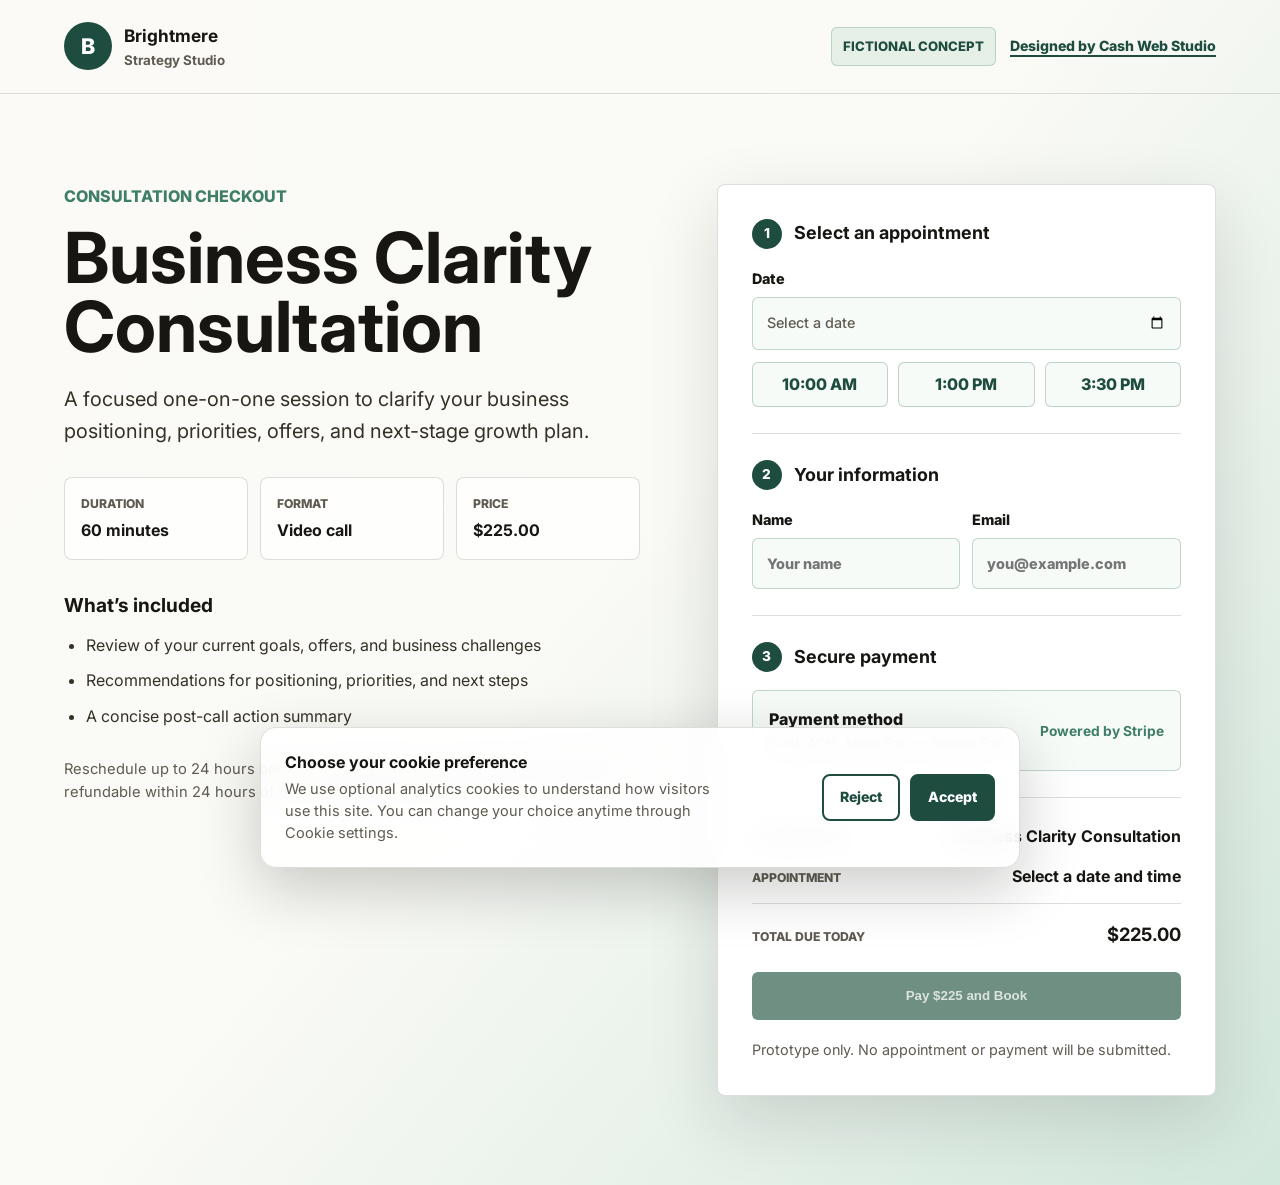
<file: consultation-checkout-demo.html>
<!DOCTYPE html>
<html lang="en">
<head>

  <script src="/consent.js"></script>
  <meta charset="UTF-8">
  <meta name="viewport" content="width=device-width, initial-scale=1.0">
  <meta name="robots" content="noindex, nofollow">
  <meta name="description" content="Interactive consultation checkout concept for the fictional Brightmere Strategy Studio.">
  <title>Consultation Checkout Demo | Brightmere Strategy Studio</title>
  <link rel="icon" href="assets/favicon.svg" type="image/svg+xml">
  <link rel="preconnect" href="https://fonts.googleapis.com">
  <link rel="preconnect" href="https://fonts.gstatic.com" crossorigin>
  <link href="https://fonts.googleapis.com/css2?family=Inter:wght@400;500;600;700;800&display=swap" rel="stylesheet">
  <link rel="stylesheet" href="style.css?v=20260622-2">
</head>
<body class="payment-page consultation-demo-page brightmere-demo-page">
  <header class="payment-header">
    <div class="concept-brand" aria-label="Brightmere Strategy Studio">
      <span class="concept-brand-mark" aria-hidden="true">B</span>
      <div>
        <strong>Brightmere</strong>
        <small>Strategy Studio</small>
      </div>
    </div>
    <div class="prototype-meta">
      <span class="prototype-label">Fictional concept</span>
      <a href="index.html#home">Designed by Cash Web Studio</a>
    </div>
  </header>

  <main class="consultation-checkout">
    <section class="consultation-service" aria-labelledby="consultation-title">
      <p class="eyebrow">Consultation checkout</p>
      <h1 id="consultation-title">Business Clarity Consultation</h1>
      <p class="consultation-lead">
        A focused one-on-one session to clarify your business positioning,
        priorities, offers, and next-stage growth plan.
      </p>

      <div class="consultation-meta" aria-label="Consultation details">
        <div>
          <span>Duration</span>
          <strong>60 minutes</strong>
        </div>
        <div>
          <span>Format</span>
          <strong>Video call</strong>
        </div>
        <div>
          <span>Price</span>
          <strong>$225.00</strong>
        </div>
      </div>

      <div class="consultation-includes">
        <h2>What’s included</h2>
        <ul>
          <li>Review of your current goals, offers, and business challenges</li>
          <li>Recommendations for positioning, priorities, and next steps</li>
          <li>A concise post-call action summary</li>
        </ul>
      </div>

      <p class="consultation-policy">
        Reschedule up to 24 hours before the appointment. Consultation fees are
        non-refundable within 24 hours of the scheduled start time.
      </p>
    </section>

    <section class="consultation-booking-card" aria-label="Book and pay for consultation">
      <div class="booking-step">
        <div class="booking-step-heading">
          <span>1</span>
          <h2>Select an appointment</h2>
        </div>
        <label class="booking-date-label">
          Date
          <span class="date-input-wrap is-empty">
            <input id="consultation-date" type="date" required aria-label="Consultation date" aria-describedby="consultation-date-error">
            <span class="date-input-placeholder" aria-hidden="true">Select a date</span>
          </span>
          <small id="consultation-date-error" class="date-input-error" aria-live="polite" hidden>
            Please select today or a future date.
          </small>
        </label>
        <div class="time-options" aria-label="Available consultation times">
          <button type="button" data-time="10:00 AM" aria-pressed="false">10:00 AM</button>
          <button type="button" data-time="1:00 PM" aria-pressed="false">1:00 PM</button>
          <button type="button" data-time="3:30 PM" aria-pressed="false">3:30 PM</button>
        </div>
      </div>

      <div class="booking-step">
        <div class="booking-step-heading">
          <span>2</span>
          <h2>Your information</h2>
        </div>
        <div class="booking-fields">
          <label>
            Name
            <input id="consultation-name" type="text" autocomplete="name" placeholder="Your name">
          </label>
          <label>
            Email
            <input id="consultation-email" type="email" autocomplete="email" placeholder="you@example.com">
          </label>
        </div>
      </div>

      <div class="booking-step">
        <div class="booking-step-heading">
          <span>3</span>
          <h2>Secure payment</h2>
        </div>
        <div class="stripe-checkout-preview">
          <div>
            <span>Payment method</span>
            <small>Card, ACH, Apple Pay, or Google Pay</small>
          </div>
          <strong>Powered by Stripe</strong>
        </div>
      </div>

      <div class="booking-total">
        <div>
          <span>Consultation</span>
          <strong>Business Clarity Consultation</strong>
        </div>
        <div>
          <span>Appointment</span>
          <strong id="consultation-selection">Select a date and time</strong>
        </div>
        <div class="booking-total-row">
          <span>Total due today</span>
          <strong>$225.00</strong>
        </div>
      </div>

      <button id="consultation-checkout-button" class="button button-dark" type="button" disabled>
        Pay $225 and Book
      </button>
      <p id="consultation-demo-message" class="payment-note" aria-live="polite">
        Prototype only. No appointment or payment will be submitted.
      </p>
    </section>
  </main>

  <script src="consultation-demo.js?v=20260622-2"></script>
</body>
</html>
</file>
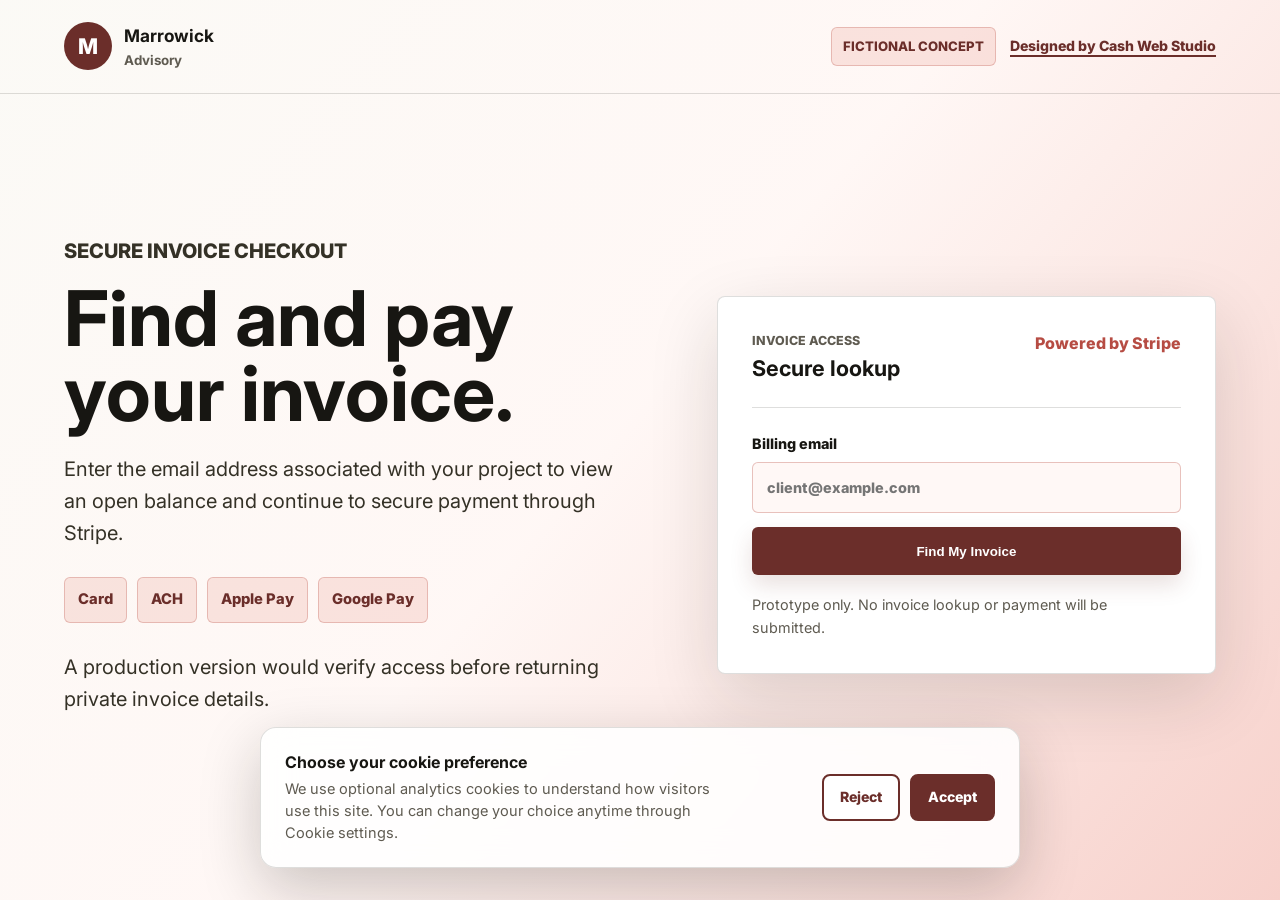
<file: invoice-checkout-demo.html>
<!DOCTYPE html>
<html lang="en">
<head>

  <script src="/consent.js"></script>
  <meta charset="UTF-8">
  <meta name="viewport" content="width=device-width, initial-scale=1.0">
  <meta name="robots" content="noindex, nofollow">
  <meta name="description" content="Interactive invoice checkout concept for the fictional Marrowick Advisory.">
  <title>Invoice Checkout Demo | Marrowick Advisory</title>
  <link rel="icon" href="assets/favicon.svg" type="image/svg+xml">
  <link rel="preconnect" href="https://fonts.googleapis.com">
  <link rel="preconnect" href="https://fonts.gstatic.com" crossorigin>
  <link href="https://fonts.googleapis.com/css2?family=Inter:wght@400;500;600;700;800&display=swap" rel="stylesheet">
  <link rel="stylesheet" href="style.css">
</head>
<body class="payment-page invoice-demo-page">
  <header class="payment-header">
    <div class="concept-brand" aria-label="Marrowick Advisory">
      <span class="concept-brand-mark" aria-hidden="true">M</span>
      <div>
        <strong>Marrowick</strong>
        <small>Advisory</small>
      </div>
    </div>
    <div class="prototype-meta">
      <span class="prototype-label">Fictional concept</span>
      <a href="index.html#home">Designed by Cash Web Studio</a>
    </div>
  </header>

  <main class="payment-main invoice-demo-main">
    <section class="payment-intro" aria-labelledby="invoice-demo-title">
      <p class="eyebrow">Secure invoice checkout</p>
      <h1 id="invoice-demo-title">Find and pay your invoice.</h1>
      <p>
        Enter the email address associated with your project to view an open
        balance and continue to secure payment through Stripe.
      </p>
      <div class="payment-trust-list" aria-label="Accepted payment methods">
        <span>Card</span>
        <span>ACH</span>
        <span>Apple Pay</span>
        <span>Google Pay</span>
      </div>
      <p class="invoice-security-note">
        A production version would verify access before returning private invoice details.
      </p>
    </section>

    <section class="payment-card invoice-demo-card" aria-label="Invoice checkout prototype">
      <div class="payment-card-header">
        <div>
          <span>Invoice access</span>
          <strong>Secure lookup</strong>
        </div>
        <p>Powered by Stripe</p>
      </div>

      <form id="invoice-lookup-form" class="invoice-lookup-form">
        <label>
          Billing email
          <input id="invoice-email" type="email" autocomplete="email" placeholder="client@example.com" required>
        </label>
        <button class="button button-dark" type="submit">Find My Invoice</button>
      </form>

      <div id="invoice-result" class="invoice-result" hidden>
        <div class="invoice-found-status">
          <span aria-hidden="true">✓</span>
          <div>
            <strong>Open invoice found</strong>
            <small id="invoice-email-display">client@example.com</small>
          </div>
        </div>

        <div class="payment-summary">
          <div>
            <span>Invoice</span>
            <strong>MA-2048</strong>
          </div>
          <div>
            <span>Client</span>
            <strong>Jordan Lee</strong>
          </div>
          <div>
            <span>Project</span>
            <strong>Quarterly strategy engagement</strong>
          </div>
          <div>
            <span>Due date</span>
            <strong id="invoice-due-date">Due in 14 days</strong>
          </div>
          <div class="invoice-amount-row">
            <span>Amount due</span>
            <strong>$1,800.00</strong>
          </div>
        </div>

        <fieldset class="invoice-payment-methods">
          <legend>Choose a payment method</legend>
          <div class="invoice-method-options">
            <button type="button" data-method="Card" aria-pressed="false">
              <strong>Card</strong>
              <small>Credit, debit, Apple Pay, or Google Pay</small>
            </button>
            <button type="button" data-method="ACH Direct Debit" aria-pressed="false">
              <strong>ACH Direct Debit</strong>
              <small>Pay securely from a U.S. bank account</small>
            </button>
          </div>
        </fieldset>

        <div class="invoice-checkout-summary">
          <span>Selected payment method</span>
          <strong id="invoice-method-selection">Choose a payment method</strong>
        </div>

        <button id="invoice-pay-button" class="button button-dark" type="button" disabled>
          Pay $1,800 Securely
        </button>
      </div>

      <p id="invoice-demo-message" class="payment-note" aria-live="polite">
        Prototype only. No invoice lookup or payment will be submitted.
      </p>
    </section>
  </main>

  <script src="invoice-demo.js"></script>
</body>
</html>
</file>
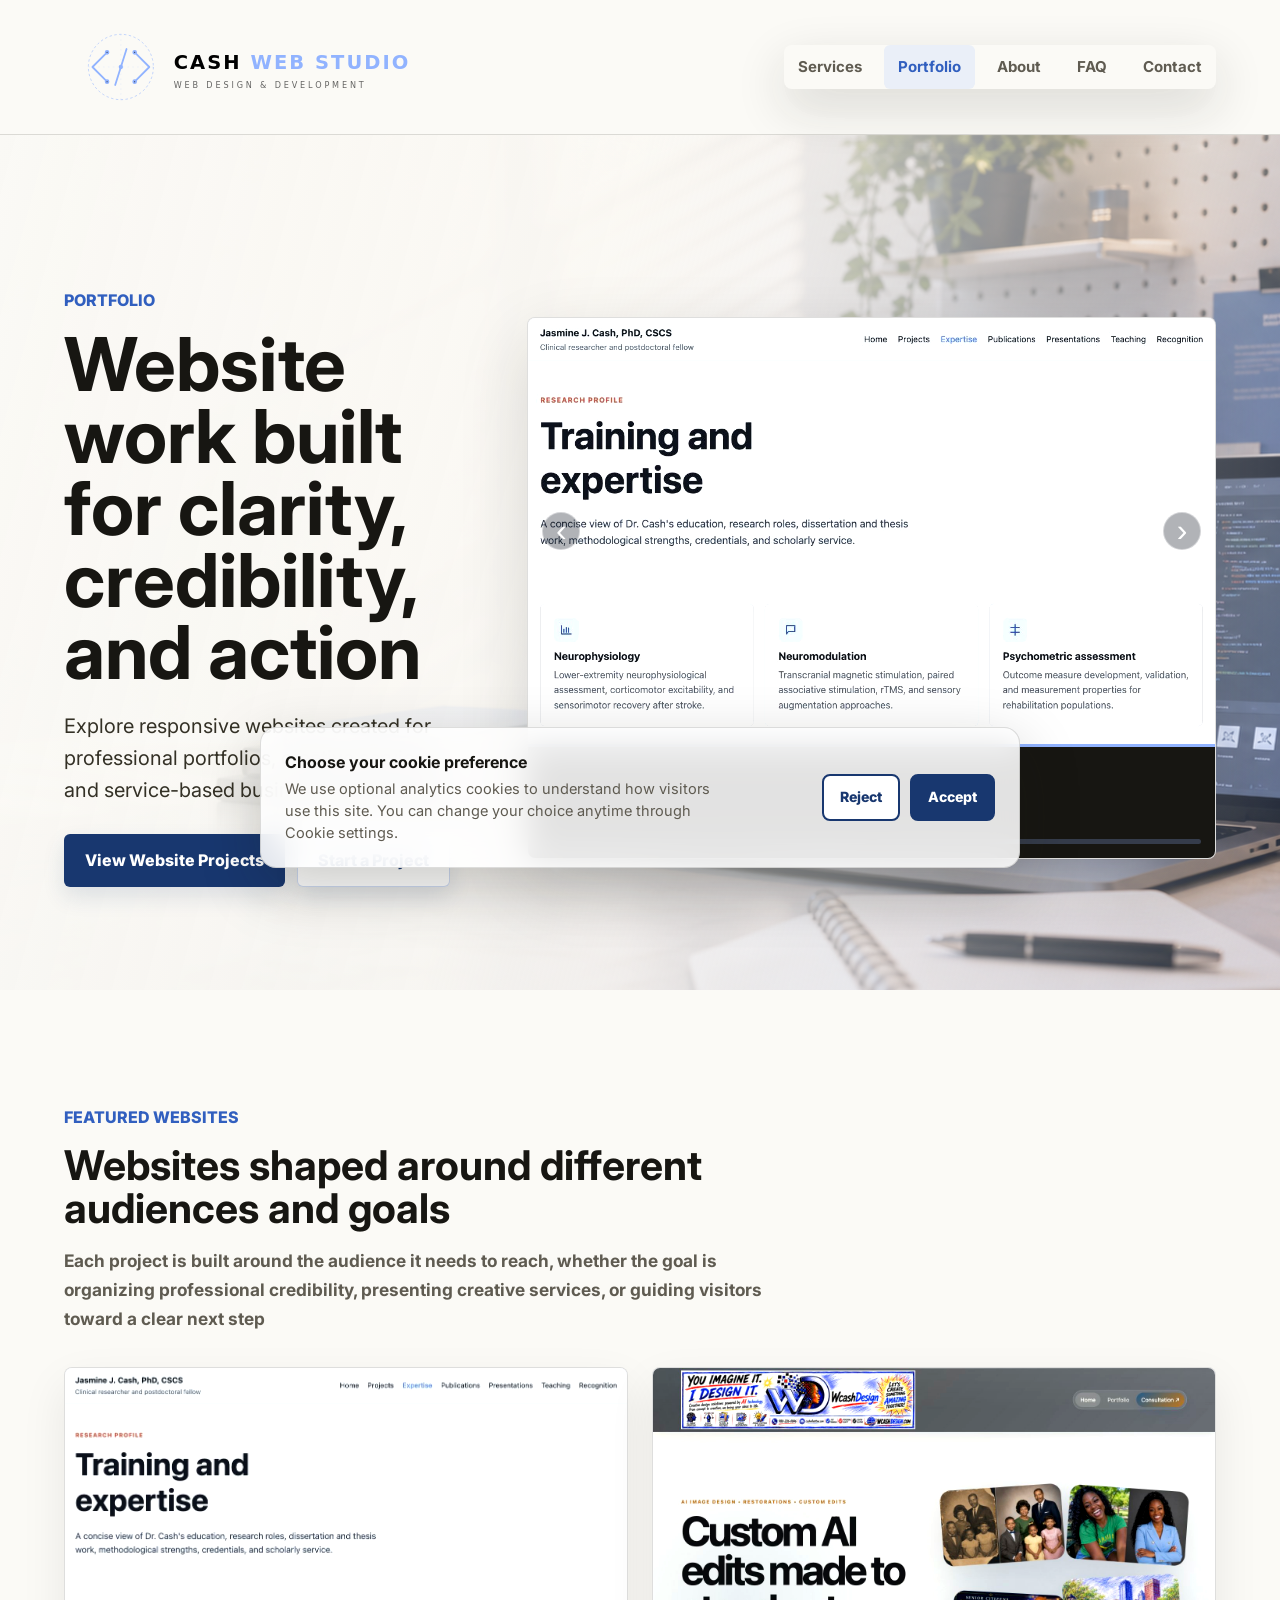
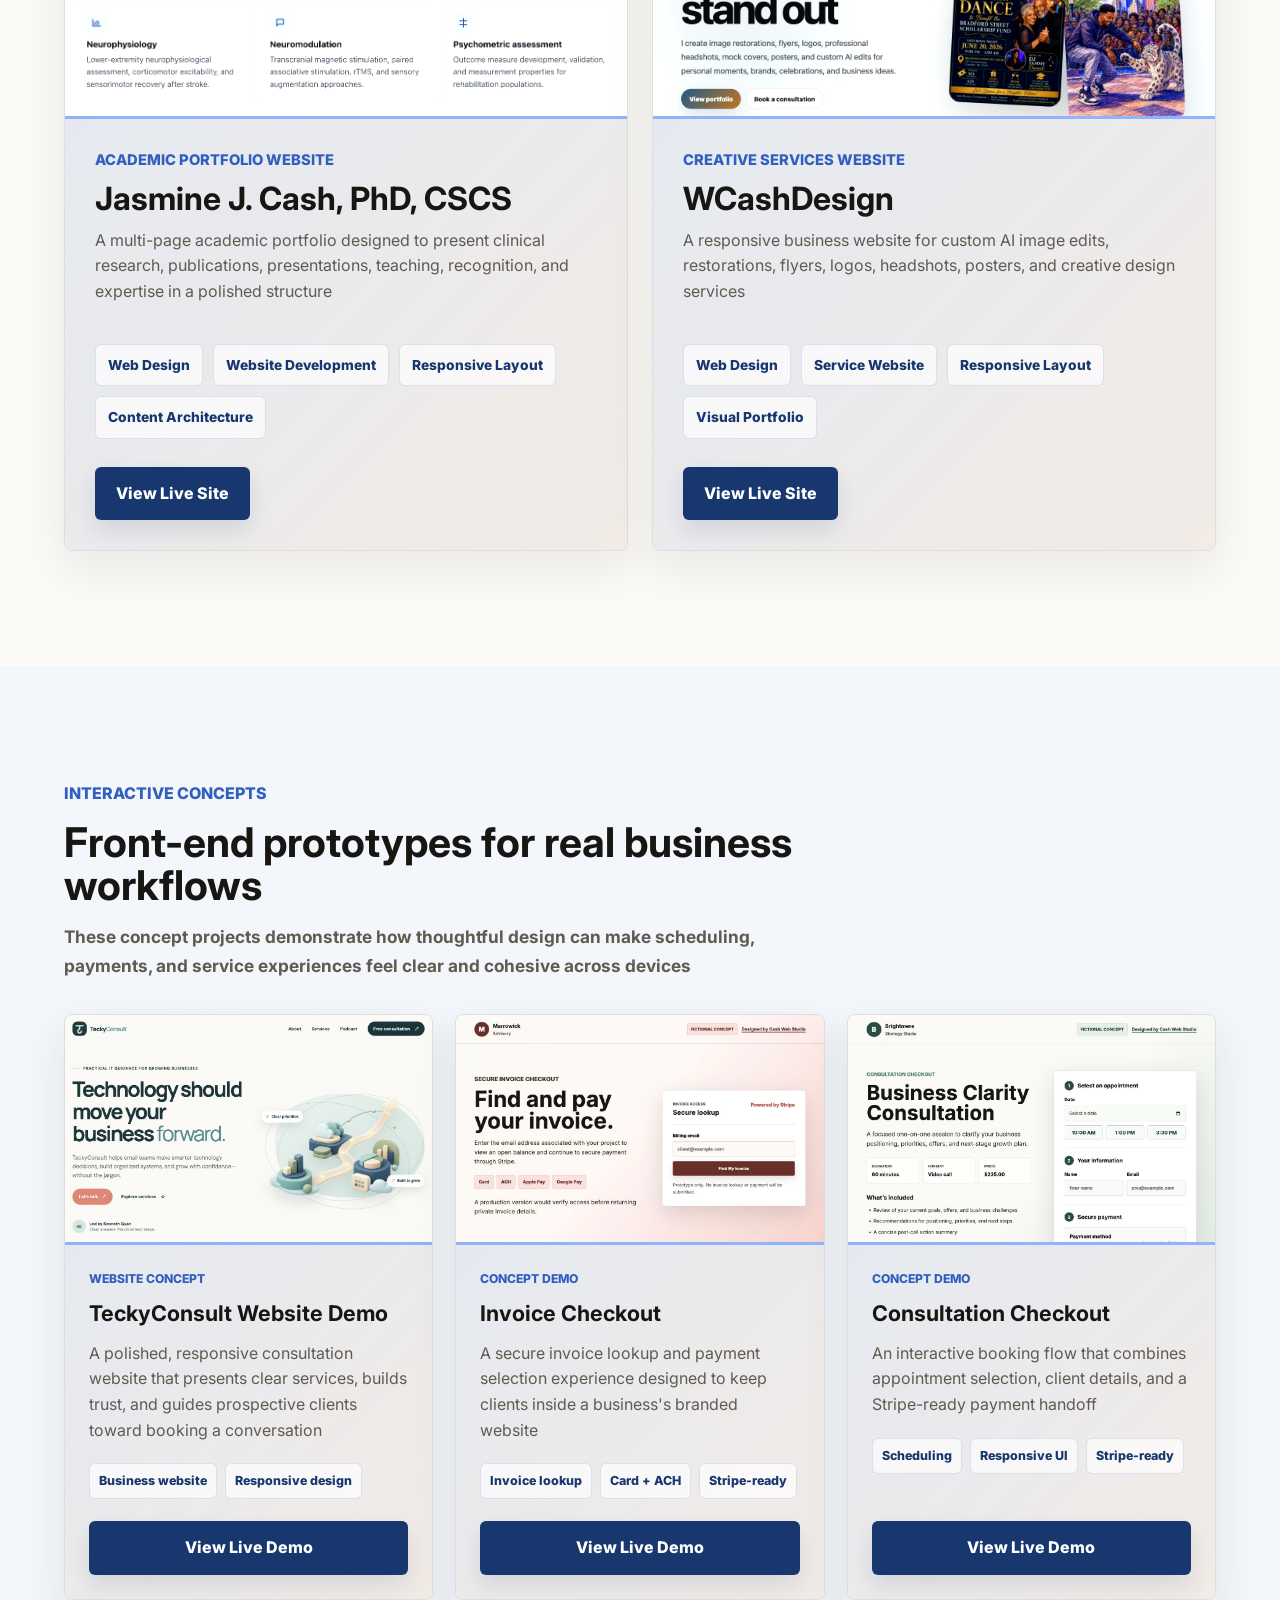
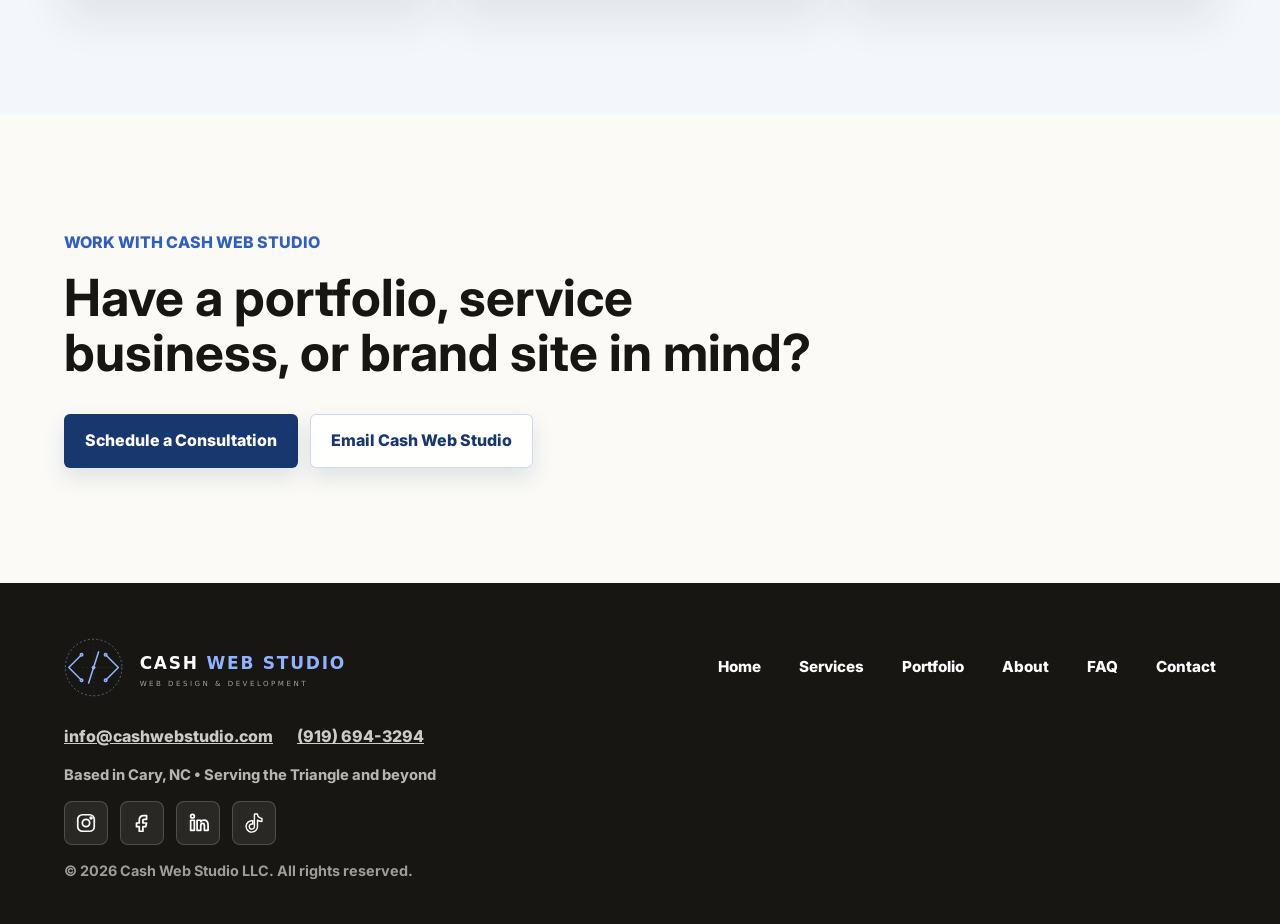
<file: portfolio.html>
<!DOCTYPE html>
<html lang="en">
<head>

  <script src="/consent.js"></script>
  <meta charset="UTF-8">
  <meta name="viewport" content="width=device-width, initial-scale=1.0">
  <meta name="description" content="Explore Cash Web Studio website projects and interactive concepts for portfolios, creative services, consultation booking, and invoice checkout experiences.">
  <meta name="theme-color" content="#91b3ff">
  <title>Website Portfolio | Cash Web Studio</title>
  <link rel="icon" href="/assets/favicon.svg" type="image/svg+xml">
  <link rel="preconnect" href="https://fonts.googleapis.com">
  <link rel="preconnect" href="https://fonts.gstatic.com" crossorigin>
  <link href="https://fonts.googleapis.com/css2?family=Inter:wght@400;500;600;700;800&display=swap" rel="stylesheet">
  <link rel="stylesheet" href="/style.css?v=20260921">
  <link rel="canonical" href="https://cashwebstudio.com/portfolio/">

  <meta property="og:title" content="Website Portfolio | Cash Web Studio">
  <meta property="og:description" content="Explore Cash Web Studio website projects and interactive website concepts.">
  <meta property="og:image" content="https://cashwebstudio.com/assets/portfolio-wcashdesign-desktop.jpg">
  <meta property="og:url" content="https://cashwebstudio.com/portfolio/">
  <meta property="og:type" content="website">

  <meta name="twitter:card" content="summary_large_image">
  <meta name="twitter:title" content="Website Portfolio | Cash Web Studio">
  <meta name="twitter:description" content="Explore Cash Web Studio website projects and interactive website concepts.">
  <meta name="twitter:image" content="https://cashwebstudio.com/assets/portfolio-wcashdesign-desktop.jpg">
  <script type="application/ld+json">
    {
      "@context": "https://schema.org",
      "@graph": [
        {
          "@type": "CollectionPage",
          "@id": "https://cashwebstudio.com/portfolio/#page",
          "url": "https://cashwebstudio.com/portfolio/",
          "name": "Website Portfolio | Cash Web Studio",
          "description": "Explore Cash Web Studio website projects and interactive website concepts.",
          "isPartOf": {
            "@id": "https://cashwebstudio.com/#website"
          },
          "about": {
            "@id": "https://cashwebstudio.com/#business"
          }
        },
        {
          "@type": "ItemList",
          "@id": "https://cashwebstudio.com/portfolio/#projects",
          "name": "Cash Web Studio portfolio projects",
          "itemListElement": [
            {
              "@type": "CreativeWork",
              "position": 1,
              "name": "Jasmine J. Cash, PhD, CSCS",
              "url": "https://jasminecash.com/",
              "description": "Academic portfolio website designed and developed by Cash Web Studio."
            },
            {
              "@type": "CreativeWork",
              "position": 2,
              "name": "WCashDesign",
              "url": "https://wcashdesign.com/",
              "description": "Creative services website designed and developed by Cash Web Studio."
            },
            {
              "@type": "CreativeWork",
              "position": 3,
              "name": "TeckyConsult Website Demo",
              "url": "https://camillecash.github.io/Consultation-Services-Demo/",
              "description": "Responsive consultation website concept by Cash Web Studio."
            }
          ]
        },
        {
          "@type": "BreadcrumbList",
          "@id": "https://cashwebstudio.com/portfolio/#breadcrumb",
          "itemListElement": [
            {
              "@type": "ListItem",
              "position": 1,
              "name": "Home",
              "item": "https://cashwebstudio.com/"
            },
            {
              "@type": "ListItem",
              "position": 2,
              "name": "Portfolio",
              "item": "https://cashwebstudio.com/portfolio/"
            }
          ]
        }
      ]
    }
  </script>
</head>
<body>
  <header class="site-header">
    <a class="brand" href="/" aria-label="Cash Web Studio home">
      <img src="/assets/logo-horizontal-black.svg" alt="Cash Web Studio">
    </a>
    <button class="nav-toggle" type="button" aria-label="Open navigation" aria-expanded="false">
      <span></span>
      <span></span>
      <span></span>
    </button>
    <nav class="site-nav" aria-label="Primary navigation">
      <a href="/services/">Services</a>
      <a href="/portfolio/" aria-current="page">Portfolio</a>
      <a href="/about/">About</a>
      <a href="/faq/">FAQ</a>
      <a href="/contact/">Contact</a>
    </nav>
  </header>

  <main>
    <section class="portfolio-hero portfolio-index-hero">
      <div class="portfolio-hero-copy">
        <p class="eyebrow">Portfolio</p>
        <h1>Website work built for clarity, credibility, and action</h1>
        <p class="hero-text">
          Explore responsive websites created for professional portfolios, creative services,
          and service-based business experiences
        </p>
        <div class="project-actions">
          <a class="button button-dark" href="#featured-websites">View Website Projects</a>
          <a class="button button-light" href="/contact/">Start a Project</a>
        </div>
      </div>
      <article class="website-reel-card portfolio-reel-card" aria-label="Featured website showcase">
        <div class="website-reel-frame">
          <div class="website-reel-track">
            <figure class="website-reel-slide">
              <img src="/assets/portfolio-jasmine-expertise-desktop.png" alt="Jasmine Cash academic portfolio website desktop view">
            </figure>
            <figure class="website-reel-slide">
              <img src="/assets/portfolio-wcashdesign-desktop.jpg" alt="WCashDesign creative services website desktop view">
            </figure>
          </div>
          <button class="website-reel-control website-reel-prev" type="button" aria-label="Show previous website project" data-reel-prev>
            <span aria-hidden="true">&lsaquo;</span>
          </button>
          <button class="website-reel-control website-reel-next" type="button" aria-label="Show next website project" data-reel-next>
            <span aria-hidden="true">&rsaquo;</span>
          </button>
        </div>
        <div class="website-reel-caption" aria-live="polite">
          <div class="website-reel-caption-item">
            <span>Academic portfolio website</span>
            <strong>Jasmine J. Cash, PhD, CSCS</strong>
          </div>
          <div class="website-reel-caption-item">
            <span>Creative services website</span>
            <strong>WCashDesign</strong>
          </div>
        </div>
        <div class="website-reel-meta">
          <span></span>
          <span></span>
        </div>
      </article>
    </section>

    <section class="section featured-websites-section" id="featured-websites">
      <div class="section-heading">
        <p class="eyebrow">Featured websites</p>
        <h2>Websites shaped around different audiences and goals</h2>
        <p>
          Each project is built around the audience it needs to reach, whether the goal is
          organizing professional credibility, presenting creative services, or guiding visitors
          toward a clear next step
        </p>
      </div>
      <div class="website-project-grid">
        <article class="website-project-card">
          <a class="website-project-media" href="https://jasminecash.com/" target="_blank" rel="noopener" aria-label="Open Jasmine Cash website">
            <img src="/assets/portfolio-jasmine-expertise-desktop.png" alt="Jasmine Cash academic portfolio website desktop screenshot">
          </a>
          <div class="website-project-copy">
            <p class="project-label">Academic portfolio website</p>
            <h3>Jasmine J. Cash, PhD, CSCS</h3>
            <p>
              A multi-page academic portfolio designed to present clinical research,
              publications, presentations, teaching, recognition, and expertise in a polished structure
            </p>
            <div class="project-tags" aria-label="Jasmine Cash website services">
              <span>Web Design</span>
              <span>Website Development</span>
              <span>Responsive Layout</span>
              <span>Content Architecture</span>
            </div>
            <div class="project-actions">
              <a class="button button-dark" href="https://jasminecash.com/" target="_blank" rel="noopener">View Live Site</a>
            </div>
          </div>
        </article>

        <article class="website-project-card">
          <a class="website-project-media" href="https://wcashdesign.com/" target="_blank" rel="noopener" aria-label="Open WCashDesign website">
            <img src="/assets/portfolio-wcashdesign-desktop.jpg" alt="WCashDesign creative services website desktop screenshot">
          </a>
          <div class="website-project-copy">
            <p class="project-label">Creative services website</p>
            <h3>WCashDesign</h3>
            <p>
              A responsive business website for custom AI image edits, restorations,
              flyers, logos, headshots, posters, and creative design services
            </p>
            <div class="project-tags" aria-label="WCashDesign website services">
              <span>Web Design</span>
              <span>Service Website</span>
              <span>Responsive Layout</span>
              <span>Visual Portfolio</span>
            </div>
            <div class="project-actions">
              <a class="button button-dark" href="https://wcashdesign.com/" target="_blank" rel="noopener">View Live Site</a>
            </div>
          </div>
        </article>
      </div>
    </section>

    <section class="section concept-work-section" aria-labelledby="concept-work-title">
      <div class="section-heading concept-work-heading">
        <p class="eyebrow">Interactive concepts</p>
        <h2 id="concept-work-title">Front-end prototypes for real business workflows</h2>
        <p>
          These concept projects demonstrate how thoughtful design can make scheduling,
          payments, and service experiences feel clear and cohesive across devices
        </p>
      </div>
      <div class="concept-work-grid">
        <article class="concept-card">
          <a
            class="concept-card-media"
            href="https://camillecash.github.io/Consultation-Services-Demo/"
            target="_blank"
            rel="noopener noreferrer"
            aria-label="Open the TeckyConsult website demo in a new tab"
          >
            <img
              src="/assets/portfolio-teckyconsult-demo.png"
              alt="TeckyConsult responsive business website homepage"
              loading="lazy"
            />
          </a>
          <div class="concept-card-copy">
            <p class="concept-label">Website concept</p>
            <h3>TeckyConsult Website Demo</h3>
            <p>
              A polished, responsive consultation website that presents clear services, builds
              trust, and guides prospective clients toward booking a conversation
            </p>
            <div class="concept-tags" aria-label="TeckyConsult demo features">
              <span>Business website</span>
              <span>Responsive design</span>
            </div>
            <a
              class="button button-light"
              href="https://camillecash.github.io/Consultation-Services-Demo/"
              target="_blank"
              rel="noopener noreferrer"
            >View Live Demo</a>
          </div>
        </article>

        <article class="concept-card">
          <a
            class="concept-card-media"
            href="/invoice-checkout-demo.html"
            target="_blank"
            rel="noopener noreferrer"
            aria-label="Open the invoice checkout demo in a new tab"
          >
            <img src="/assets/portfolio-invoice-demo.png" alt="Secure invoice lookup and payment concept for Marrowick Advisory">
          </a>
          <div class="concept-card-copy">
            <p class="concept-label">Concept demo</p>
            <h3>Invoice Checkout</h3>
            <p>
              A secure invoice lookup and payment selection experience designed to keep
              clients inside a business's branded website
            </p>
            <div class="concept-tags" aria-label="Invoice demo features">
              <span>Invoice lookup</span>
              <span>Card + ACH</span>
              <span>Stripe-ready</span>
            </div>
            <a
              class="button button-light"
              href="/invoice-checkout-demo.html"
              target="_blank"
              rel="noopener noreferrer"
            >View Live Demo</a>
          </div>
        </article>

        <article class="concept-card">
          <a
            class="concept-card-media"
            href="/consultation-checkout-demo.html"
            target="_blank"
            rel="noopener noreferrer"
            aria-label="Open the consultation checkout demo in a new tab"
          >
            <img src="/assets/portfolio-consultation-demo.png" alt="Consultation scheduling and checkout concept for Brightmere Strategy Studio">
          </a>
          <div class="concept-card-copy">
            <p class="concept-label">Concept demo</p>
            <h3>Consultation Checkout</h3>
            <p>
              An interactive booking flow that combines appointment selection, client details,
              and a Stripe-ready payment handoff
            </p>
            <div class="concept-tags" aria-label="Consultation demo features">
              <span>Scheduling</span>
              <span>Responsive UI</span>
              <span>Stripe-ready</span>
            </div>
            <a
              class="button button-light"
              href="/consultation-checkout-demo.html"
              target="_blank"
              rel="noopener noreferrer"
            >View Live Demo</a>
          </div>
        </article>
      </div>
    </section>

    <section class="section next-project-section">
      <div class="section-heading">
        <p class="eyebrow">Work with Cash Web Studio</p>
        <h2>Have a portfolio, service business, or brand site in mind?</h2>
      </div>
      <div class="next-project-actions">
        <a class="button button-dark" href="/contact/#consultation">Schedule a Consultation</a>
        <a class="button button-light" href="mailto:info@cashwebstudio.com">Email Cash Web Studio</a>
      </div>
    </section>
  </main>

  <footer class="site-footer">
    <div class="footer-top">
      <img src="/assets/logo-horizontal-white.svg" alt="Cash Web Studio">
      <nav class="footer-nav" aria-label="Footer navigation">
        <a href="/">Home</a>
        <a href="/services/">Services</a>
        <a href="/portfolio/">Portfolio</a>
        <a href="/about/">About</a>
        <a href="/faq/">FAQ</a>
        <a href="/contact/">Contact</a>
      </nav>
    </div>
    <div class="footer-contact" aria-label="Company contact information">
      <a href="mailto:info@cashwebstudio.com">info@cashwebstudio.com</a>
      <a href="tel:+19196943294">(919) 694-3294</a>
    </div>
    <p class="footer-location">Based in Cary, NC &bull; Serving the Triangle and beyond</p>
    <div class="footer-social" aria-label="Cash Web Studio social links">
      <a class="social-link" href="https://www.instagram.com/cashwebstudio/" target="_blank" rel="noopener" aria-label="Cash Web Studio on Instagram">
        <svg class="social-icon" aria-hidden="true" viewBox="0 0 24 24">
          <rect x="3" y="3" width="18" height="18" rx="5"></rect>
          <circle cx="12" cy="12" r="4"></circle>
          <circle cx="17.5" cy="6.5" r="1"></circle>
        </svg>
      </a>
      <a class="social-link" href="https://www.facebook.com/cashwebstudio" target="_blank" rel="noopener" aria-label="Cash Web Studio on Facebook">
        <svg class="social-icon" aria-hidden="true" viewBox="0 0 24 24">
          <path d="M14 8h3V4h-3c-3 0-5 2-5 5v3H6v4h3v5h4v-5h3l1-4h-4V9c0-.6.4-1 1-1z"></path>
        </svg>
      </a>
      <a class="social-link" href="https://www.linkedin.com/company/cash-web-studio" target="_blank" rel="noopener" aria-label="Cash Web Studio on LinkedIn">
        <svg class="social-icon" aria-hidden="true" viewBox="0 0 24 24">
          <path d="M4 9h4v11H4z"></path>
          <path d="M4 4.5a2 2 0 1 0 4 0 2 2 0 0 0-4 0z"></path>
          <path d="M11 9h4v1.6c.6-.9 1.6-1.8 3.4-1.8 2.8 0 4.6 1.8 4.6 5.4V20h-4v-5.1c0-1.5-.6-2.4-1.9-2.4-1.2 0-2.1.8-2.1 2.4V20h-4z"></path>
        </svg>
      </a>
      <a class="social-link" href="https://www.tiktok.com/@cashwebstudio" target="_blank" rel="noopener" aria-label="Cash Web Studio on TikTok">
        <svg class="social-icon social-icon--brand-outline" aria-hidden="true" viewBox="-2.5 -2.5 29 29">
          <path d="M12.53.02C13.84 0 15.14 0 16.44 0c.08 1.53.63 3.09 1.75 4.17 1.12 1.11 2.7 1.62 4.24 1.79v4.03c-1.44-.05-2.89-.35-4.2-.97-.57-.26-1.1-.59-1.62-.93-.01 2.92.01 5.84-.02 8.75-.08 1.4-.54 2.79-1.35 3.94-1.31 1.92-3.58 3.17-5.91 3.21-1.43.08-2.86-.31-4.08-1.03-2.02-1.19-3.44-3.37-3.65-5.72-.02-.5-.03-1-.01-1.49.18-1.9 1.12-3.72 2.58-4.96 1.66-1.44 3.98-2.13 6.15-1.72.02 1.48-.04 2.96-.04 4.44-.99-.32-2.15-.23-3.02.37-.63.41-1.11 1.04-1.36 1.75-.21.51-.15 1.07-.14 1.61.24 1.64 1.82 3.02 3.5 2.87 1.12-.01 2.19-.66 2.77-1.61.19-.33.4-.67.41-1.06.1-1.79.06-3.57.07-5.36.01-4.03-.01-8.05.02-12.07z"></path>
        </svg>
      </a>
    </div>
    <p class="footer-copyright">&copy; <span data-current-year>2026</span> Cash Web Studio LLC. All rights reserved.</p>
  </footer>

  <script src="/script.js"></script>
</body>
</html>
</file>
<file: style.css>
:root {
  --ink: #171612;
  --muted: #5f5b51;
  --paper: #fbfaf6;
  --soft: #eef4ff;
  --primary: #91b3ff;
  --primary-deep: #315fbf;
  --primary-dark: #18376f;
  --accent: #c9a45b;
  --accent-warm: #ff8c6b;
  --accent-fresh: #b8f26d;
  --accent-lilac: #d9ccff;
  --line: rgba(23, 22, 18, 0.14);
  --white: #ffffff;
  --shadow: 0 24px 70px rgba(30, 28, 22, 0.14);
}

* {
  box-sizing: border-box;
}

html {
  scroll-behavior: smooth;
  scroll-padding-top: 35px;
}

body {
  margin: 0;
  font-family: "Inter", Arial, sans-serif;
  color: var(--ink);
  background: var(--paper);
  line-height: 1.6;
}

img {
  display: block;
  max-width: 100%;
}

a {
  color: inherit;
}

.site-header {
  position: sticky;
  top: 0;
  z-index: 20;
  display: flex;
  align-items: center;
  justify-content: space-between;
  gap: 24px;
  min-height: 86px;
  padding: 18px clamp(20px, 5vw, 72px);
  background: rgba(251, 250, 246, 0.92);
  border-bottom: 1px solid var(--line);
  backdrop-filter: blur(16px);
}

.brand img {
  width: clamp(250px, 31vw, 390px);
}

.site-nav {
  display: flex;
  align-items: center;
  gap: 8px;
  border-radius: 8px;
  box-shadow: 0 18px 50px rgba(30, 28, 22, 0.16);
}

.site-nav a {
  padding: 10px 14px;
  color: var(--muted);
  font-size: 0.94rem;
  font-weight: 700;
  text-decoration: none;
  border-radius: 6px;
}

.site-nav a:hover,
.site-nav a:focus-visible,
.site-nav a[aria-current] {
  color: var(--primary-deep);
  background: rgba(145, 179, 255, 0.16);
}

.nav-toggle {
  display: none;
  width: 40px;
  height: 34px;
  place-items: center;
  padding: 0;
  border: 0;
  background: transparent;
  cursor: pointer;
}

.nav-toggle span {
  display: block;
  width: 28px;
  height: 2px;
  margin: 4px 0;
  background: var(--primary);
  border-radius: 999px;
  transition: background-color 180ms ease, transform 180ms ease;
}

.nav-toggle:hover span,
.nav-toggle:focus-visible span {
  background: var(--primary-deep);
}

.nav-toggle:focus-visible {
  outline: 2px solid var(--primary);
  outline-offset: 6px;
}

.hero {
  display: grid;
  grid-template-columns: minmax(0, 1fr) minmax(420px, 0.95fr);
  gap: clamp(28px, 4vw, 56px);
  align-items: center;
  min-height: calc(100vh - 78px);
  padding: clamp(56px, 8vw, 108px) clamp(20px, 5vw, 72px) clamp(36px, 6vw, 76px);
  background:
    linear-gradient(100deg, rgba(251, 250, 246, 0.94) 0%, rgba(251, 250, 246, 0.84) 42%, rgba(145, 179, 255, 0.16) 100%),
    url("assets/hero-studio-blue.png") center right / cover;
}

.section,
.hero,
.home-services-opener-section {
  scroll-margin-top: 96px;
}

.hero-copy {
  max-width: 760px;
}

.hero.is-reveal-ready .hero-copy,
.hero.is-reveal-ready .hero-panel {
  opacity: 0;
  transition:
    opacity 820ms ease,
    transform 820ms cubic-bezier(0.22, 1, 0.36, 1);
}

.hero.is-reveal-ready .hero-copy {
  transform: translateX(-44px);
}

.hero.is-reveal-ready .hero-panel {
  transform: translateX(44px);
}

.hero.is-visible .hero-copy,
.hero.is-visible .hero-panel {
  opacity: 1;
  transform: translateX(0);
}

.eyebrow {
  margin: 0 0 14px;
  color: var(--primary-deep);
  font-size: 1rem;
  font-weight: 800;
  letter-spacing: 0;
  text-transform: uppercase;
}

h1,
h2,
h3,
p {
  margin-top: 0;
}

h1 {
  margin-bottom: 22px;
  max-width: 790px;
  font-size: clamp(2.55rem, 6vw, 5.65rem);
  line-height: 0.98;
  letter-spacing: 0;
}

.hero h1 span,
.portfolio-hero h1 span,
.subpage-hero h1 span,
.policy-content h1 span {
  color: var(--primary);
  text-shadow: 0 10px 24px rgba(24, 55, 111, 0.16);
}

.hero:not(.services-hero) h1 span,
.portfolio-hero h1 span,
.subpage-hero:not(.services-hero) h1 span,
.policy-content h1 span {
  display: inline;
  padding: 0 0.04em;
  background: linear-gradient(
    180deg,
    transparent 62%,
    rgba(145, 179, 255, 0.18) 62%,
    rgba(145, 179, 255, 0.18) 88%,
    transparent 88%
  );
  -webkit-box-decoration-break: clone;
  box-decoration-break: clone;
}

.hero-text {
  max-width: 620px;
  color: #343126;
  font-size: clamp(1.05rem, 1.7vw, 1.25rem);
}

.hero-actions,
.about-points {
  display: flex;
  flex-wrap: wrap;
  gap: 12px;
  margin-top: 28px;
}

.button {
  display: inline-flex;
  align-items: center;
  justify-content: center;
  min-height: 48px;
  padding: 13px 20px;
  border: 1px solid transparent;
  border-radius: 6px;
  font-weight: 800;
  text-decoration: none;
  cursor: pointer;
  box-shadow: 0 10px 22px rgba(24, 55, 111, 0.12);
  transform: translateY(0);
  transition: transform 180ms ease, box-shadow 180ms ease, background-color 180ms ease, border-color 180ms ease;
}

.button:hover,
.button:focus-visible {
  box-shadow: 0 16px 30px rgba(24, 55, 111, 0.2);
  transform: translateY(-3px);
}

.button:active {
  box-shadow: 0 8px 18px rgba(24, 55, 111, 0.16);
  transform: translateY(-1px);
}

.button-dark {
  color: var(--white);
  background: var(--primary-dark);
}

.button-dark:hover,
.button-dark:focus-visible {
  background: #102650;
}

.button-light {
  color: var(--primary-dark);
  background: rgba(255, 255, 255, 0.86);
  border-color: rgba(49, 95, 191, 0.24);
}

.button-light:hover,
.button-light:focus-visible {
  border-color: rgba(49, 95, 191, 0.42);
  background: var(--white);
}

.payment-page {
  min-height: 100vh;
  background:
    linear-gradient(130deg, rgba(251, 250, 246, 0.98) 0%, rgba(251, 250, 246, 0.88) 48%, rgba(145, 179, 255, 0.24) 100%),
    var(--soft);
}

.payment-header {
  display: flex;
  align-items: center;
  justify-content: space-between;
  gap: 24px;
  padding: 22px clamp(20px, 5vw, 72px);
  border-bottom: 1px solid var(--line);
}

.payment-brand img {
  width: clamp(230px, 27vw, 360px);
}

.payment-header-link {
  color: var(--primary-dark);
  font-weight: 800;
  text-decoration-thickness: 2px;
  text-underline-offset: 5px;
}

.payment-main {
  display: grid;
  grid-template-columns: minmax(280px, 0.75fr) minmax(360px, 0.65fr);
  gap: clamp(32px, 6vw, 82px);
  align-items: center;
  min-height: calc(100vh - 118px);
  padding: clamp(44px, 7vw, 92px) clamp(20px, 5vw, 72px);
}

.payment-intro {
  max-width: 760px;
}

.payment-intro h1 {
  font-size: clamp(2.6rem, 6vw, 5.2rem);
}

.payment-intro p {
  max-width: 620px;
  color: #343126;
  font-size: clamp(1.05rem, 1.6vw, 1.25rem);
}

.payment-trust-list {
  display: flex;
  flex-wrap: wrap;
  gap: 10px;
  margin-top: 28px;
}

.payment-trust-list span {
  padding: 10px 13px;
  color: var(--primary-dark);
  background: rgba(145, 179, 255, 0.2);
  border: 1px solid rgba(49, 95, 191, 0.22);
  border-radius: 6px;
  font-size: 0.92rem;
  font-weight: 800;
}

.payment-card {
  padding: clamp(22px, 4vw, 34px);
  background: var(--white);
  border: 1px solid var(--line);
  border-radius: 8px;
  box-shadow: var(--shadow);
}

.payment-card-header {
  display: flex;
  align-items: flex-start;
  justify-content: space-between;
  gap: 18px;
  padding-bottom: 22px;
  border-bottom: 1px solid var(--line);
}

.payment-card-header span,
.payment-summary span {
  display: block;
  color: var(--muted);
  font-size: 0.78rem;
  font-weight: 800;
  text-transform: uppercase;
}

.payment-card-header strong {
  display: block;
  color: var(--ink);
  font-size: 1.35rem;
}

.payment-card-header p {
  margin: 0;
  color: var(--primary-deep);
  font-weight: 800;
  white-space: nowrap;
}

.payment-summary {
  display: grid;
  gap: 16px;
  margin: 24px 0;
}

.payment-summary div {
  display: flex;
  align-items: baseline;
  justify-content: space-between;
  gap: 18px;
}

.payment-summary strong {
  color: var(--ink);
  text-align: right;
}

.stripe-preview-form {
  display: grid;
  gap: 16px;
}

.stripe-preview-form label {
  display: grid;
  gap: 7px;
  color: var(--ink);
  font-size: 0.9rem;
  font-weight: 800;
}

.stripe-preview-form input,
.stripe-field-preview {
  width: 100%;
  padding: 13px 14px;
  color: var(--ink);
  font: inherit;
  background: #fffdfa;
  border: 1px solid rgba(23, 22, 18, 0.2);
  border-radius: 6px;
}

.stripe-field-preview {
  display: grid;
  gap: 4px;
}

.stripe-field-preview small {
  color: var(--muted);
  font-weight: 600;
}

.payment-note {
  margin: 18px 0 0;
  color: var(--muted);
  font-size: 0.9rem;
}

.invoice-security-note {
  margin-top: 28px;
  color: var(--muted);
  font-size: 0.92rem;
}

.invoice-lookup-form {
  display: grid;
  gap: 14px;
  margin-top: 24px;
}

.invoice-lookup-form label {
  display: grid;
  gap: 7px;
  color: var(--ink);
  font-size: 0.9rem;
  font-weight: 800;
}

.invoice-lookup-form input {
  width: 100%;
  padding: 13px 14px;
  color: var(--ink);
  font: inherit;
  background: #fffdfa;
  border: 1px solid rgba(23, 22, 18, 0.2);
  border-radius: 6px;
}

.invoice-result {
  margin-top: 26px;
  padding-top: 26px;
  border-top: 1px solid var(--line);
}

.invoice-result[hidden] {
  display: none;
}

.invoice-found-status {
  display: flex;
  align-items: center;
  gap: 12px;
  padding: 14px;
  color: var(--primary-dark);
  background: rgba(145, 179, 255, 0.16);
  border: 1px solid rgba(49, 95, 191, 0.22);
  border-radius: 6px;
}

.invoice-found-status > span {
  display: inline-flex;
  align-items: center;
  justify-content: center;
  width: 28px;
  height: 28px;
  flex: 0 0 auto;
  color: var(--white);
  background: var(--primary-dark);
  border-radius: 50%;
  font-weight: 800;
}

.invoice-found-status strong,
.invoice-found-status small {
  display: block;
}

.invoice-found-status small {
  color: var(--muted);
}

.invoice-amount-row {
  padding-top: 14px;
  border-top: 1px solid var(--line);
  font-size: 1.12rem;
}

.invoice-payment-methods {
  margin: 24px 0;
  padding: 0;
  border: 0;
}

.invoice-payment-methods legend {
  margin-bottom: 10px;
  color: var(--ink);
  font-size: 0.9rem;
  font-weight: 800;
}

.invoice-method-options {
  display: grid;
  grid-template-columns: 1fr 1fr;
  gap: 10px;
}

.invoice-method-options button {
  display: grid;
  gap: 4px;
  min-height: 88px;
  padding: 14px;
  color: var(--ink);
  background: var(--white);
  border: 1px solid rgba(49, 95, 191, 0.28);
  border-radius: 6px;
  font: inherit;
  text-align: left;
  cursor: pointer;
}

.invoice-method-options button:hover,
.invoice-method-options button:focus-visible,
.invoice-method-options button.is-selected {
  color: var(--primary-dark);
  background: rgba(145, 179, 255, 0.16);
  border-color: var(--primary-deep);
}

.invoice-method-options small {
  color: var(--muted);
  line-height: 1.35;
}

.invoice-checkout-summary {
  display: flex;
  align-items: baseline;
  justify-content: space-between;
  gap: 16px;
  margin-bottom: 18px;
  padding: 14px 0;
  border-top: 1px solid var(--line);
}

.invoice-checkout-summary span {
  color: var(--muted);
  font-size: 0.78rem;
  font-weight: 800;
  text-transform: uppercase;
}

.invoice-checkout-summary strong {
  text-align: right;
}

.invoice-result > .button {
  width: 100%;
}

.invoice-result > .button:disabled {
  color: rgba(255, 255, 255, 0.72);
  background: #71809a;
  box-shadow: none;
  cursor: not-allowed;
  transform: none;
}

.prototype-label {
  padding: 8px 11px;
  color: var(--primary-dark);
  background: rgba(145, 179, 255, 0.2);
  border: 1px solid rgba(49, 95, 191, 0.22);
  border-radius: 6px;
  font-size: 0.82rem;
  font-weight: 800;
  text-transform: uppercase;
}

.brightmere-demo-page {
  --soft: #edf6f1;
  --primary: #94c5ad;
  --primary-deep: #3f7e68;
  --primary-dark: #1e4d40;
  accent-color: var(--primary-deep);
  background:
    linear-gradient(130deg, rgba(251, 250, 246, 0.98) 0%, rgba(251, 250, 246, 0.9) 48%, rgba(148, 197, 173, 0.3) 100%),
    var(--soft);
}

.brightmere-demo-page ::selection {
  color: var(--ink);
  background: rgba(148, 197, 173, 0.48);
}

.brightmere-demo-page input:-webkit-autofill,
.brightmere-demo-page input:-webkit-autofill:hover,
.brightmere-demo-page input:-webkit-autofill:focus {
  -webkit-text-fill-color: var(--ink);
  caret-color: var(--ink);
  -webkit-box-shadow: 0 0 0 1000px #f7fbf8 inset;
  box-shadow: 0 0 0 1000px #f7fbf8 inset;
  border-color: var(--primary-deep);
}

.concept-brand {
  display: flex;
  align-items: center;
  gap: 12px;
}

.concept-brand-mark {
  display: inline-flex;
  align-items: center;
  justify-content: center;
  width: 48px;
  height: 48px;
  color: var(--white);
  background: var(--primary-dark);
  border-radius: 50%;
  font-size: 1.35rem;
  font-weight: 800;
}

.concept-brand strong,
.concept-brand small {
  display: block;
}

.concept-brand strong {
  color: var(--ink);
  font-size: 1.08rem;
}

.concept-brand small {
  color: var(--muted);
  font-weight: 700;
}

.prototype-meta {
  display: flex;
  align-items: center;
  gap: 14px;
}

.prototype-meta a {
  color: var(--primary-dark);
  font-size: 0.88rem;
  font-weight: 800;
  text-decoration-thickness: 2px;
  text-underline-offset: 4px;
}

.brightmere-demo-page .payment-trust-list span,
.brightmere-demo-page .prototype-label,
.brightmere-demo-page .invoice-found-status {
  background: rgba(148, 197, 173, 0.2);
  border-color: rgba(63, 126, 104, 0.26);
}

.brightmere-demo-page .button {
  box-shadow: 0 10px 22px rgba(30, 77, 64, 0.14);
}

.brightmere-demo-page .button-dark:hover,
.brightmere-demo-page .button-dark:focus-visible {
  background: #123a30;
  box-shadow: 0 16px 30px rgba(30, 77, 64, 0.22);
}

.brightmere-demo-page .invoice-lookup-form input,
.brightmere-demo-page .booking-date-label input,
.brightmere-demo-page .booking-fields input,
.brightmere-demo-page .stripe-checkout-preview {
  background: #f7fbf8;
  border-color: rgba(63, 126, 104, 0.3);
}

.brightmere-demo-page .invoice-lookup-form input:focus,
.brightmere-demo-page .booking-date-label input:focus,
.brightmere-demo-page .booking-fields input:focus {
  outline: none;
  border-color: var(--primary-deep);
  box-shadow: 0 0 0 3px rgba(148, 197, 173, 0.24);
}

.brightmere-demo-page .invoice-method-options button,
.brightmere-demo-page .time-options button {
  color: var(--primary-dark);
  background: #f7fbf8;
  border-color: rgba(63, 126, 104, 0.32);
}

.brightmere-demo-page .invoice-method-options button:hover,
.brightmere-demo-page .invoice-method-options button:focus-visible,
.brightmere-demo-page .invoice-method-options button.is-selected {
  color: var(--primary-dark);
  background: rgba(148, 197, 173, 0.22);
  border-color: var(--primary-deep);
  outline-color: var(--primary-deep);
}

.brightmere-demo-page .time-options button:hover,
.brightmere-demo-page .time-options button:focus-visible,
.brightmere-demo-page .time-options button.is-selected {
  color: var(--white);
  background: var(--primary-dark);
  border-color: var(--primary-dark);
  outline-color: var(--primary-deep);
}

.brightmere-demo-page .invoice-result > .button:disabled,
.brightmere-demo-page .consultation-booking-card > .button:disabled {
  color: rgba(255, 255, 255, 0.76);
  background: #6f8f82;
}

.invoice-demo-page {
  --soft: #fff2ef;
  --primary: #e68b7f;
  --primary-deep: #b64c43;
  --primary-dark: #6b2e2a;
  accent-color: var(--primary-deep);
  background:
    linear-gradient(130deg, rgba(251, 250, 246, 0.98) 0%, rgba(255, 248, 246, 0.92) 48%, rgba(230, 139, 127, 0.32) 100%),
    var(--soft);
}

.invoice-demo-page ::selection {
  color: var(--ink);
  background: rgba(230, 139, 127, 0.44);
}

.invoice-demo-page input:-webkit-autofill,
.invoice-demo-page input:-webkit-autofill:hover,
.invoice-demo-page input:-webkit-autofill:focus {
  -webkit-text-fill-color: var(--ink);
  caret-color: var(--ink);
  -webkit-box-shadow: 0 0 0 1000px #fff8f6 inset;
  box-shadow: 0 0 0 1000px #fff8f6 inset;
  border-color: var(--primary-deep);
}

.invoice-demo-page .payment-trust-list span,
.invoice-demo-page .prototype-label,
.invoice-demo-page .invoice-found-status {
  background: rgba(230, 139, 127, 0.2);
  border-color: rgba(182, 76, 67, 0.28);
}

.invoice-demo-page .button {
  box-shadow: 0 10px 22px rgba(107, 46, 42, 0.15);
}

.invoice-demo-page .button-dark:hover,
.invoice-demo-page .button-dark:focus-visible {
  background: #54211f;
  box-shadow: 0 16px 30px rgba(107, 46, 42, 0.24);
}

.invoice-demo-page .invoice-lookup-form input {
  background: #fff8f6;
  border-color: rgba(182, 76, 67, 0.32);
}

.invoice-demo-page .invoice-lookup-form input:focus {
  outline: none;
  border-color: var(--primary-deep);
  box-shadow: 0 0 0 3px rgba(230, 139, 127, 0.25);
}

.invoice-demo-page .invoice-method-options button {
  color: var(--primary-dark);
  background: #fff8f6;
  border-color: rgba(182, 76, 67, 0.34);
}

.invoice-demo-page .invoice-method-options button:hover,
.invoice-demo-page .invoice-method-options button:focus-visible,
.invoice-demo-page .invoice-method-options button.is-selected {
  color: var(--primary-dark);
  background: rgba(230, 139, 127, 0.22);
  border-color: var(--primary-deep);
  outline-color: var(--primary-deep);
}

.invoice-demo-page .invoice-result > .button:disabled {
  color: rgba(255, 255, 255, 0.78);
  background: #9a716c;
}

.consultation-checkout {
  display: grid;
  grid-template-columns: minmax(280px, 0.75fr) minmax(420px, 0.65fr);
  gap: clamp(32px, 6vw, 82px);
  align-items: start;
  padding: clamp(44px, 7vw, 92px) clamp(20px, 5vw, 72px);
}

.consultation-service {
  position: sticky;
  top: 36px;
  max-width: 760px;
}

.consultation-service h1 {
  font-size: clamp(2.6rem, 5.5vw, 5rem);
}

.consultation-lead {
  max-width: 650px;
  color: #343126;
  font-size: clamp(1.05rem, 1.6vw, 1.25rem);
}

.consultation-meta {
  display: grid;
  grid-template-columns: repeat(3, minmax(0, 1fr));
  gap: 12px;
  margin: 30px 0;
}

.consultation-meta div {
  padding: 16px;
  background: rgba(255, 255, 255, 0.7);
  border: 1px solid var(--line);
  border-radius: 8px;
}

.consultation-meta span,
.booking-total span {
  display: block;
  color: var(--muted);
  font-size: 0.76rem;
  font-weight: 800;
  text-transform: uppercase;
}

.consultation-meta strong {
  display: block;
  margin-top: 4px;
  color: var(--ink);
}

.consultation-includes h2 {
  margin-bottom: 12px;
  font-size: 1.2rem;
}

.consultation-includes ul {
  display: grid;
  gap: 10px;
  margin: 0;
  padding-left: 22px;
  color: #343126;
}

.consultation-policy {
  margin-top: 28px;
  color: var(--muted);
  font-size: 0.92rem;
}

.consultation-booking-card {
  padding: clamp(22px, 4vw, 34px);
  background: var(--white);
  border: 1px solid var(--line);
  border-radius: 8px;
  box-shadow: var(--shadow);
}

.booking-step {
  padding: 0 0 26px;
  margin-bottom: 26px;
  border-bottom: 1px solid var(--line);
}

.booking-step-heading {
  display: flex;
  align-items: center;
  gap: 12px;
  margin-bottom: 18px;
}

.booking-step-heading > span {
  display: inline-flex;
  align-items: center;
  justify-content: center;
  width: 30px;
  height: 30px;
  flex: 0 0 auto;
  color: var(--white);
  background: var(--primary-dark);
  border-radius: 50%;
  font-size: 0.85rem;
  font-weight: 800;
}

.booking-step-heading h2 {
  margin: 0;
  font-size: 1.12rem;
}

.booking-date-label,
.booking-fields label {
  display: grid;
  min-width: 0;
  gap: 7px;
  color: var(--ink);
  font-size: 0.9rem;
  font-weight: 800;
}

.booking-date-label input,
.booking-fields input {
  width: 100%;
  min-width: 0;
  max-width: 100%;
  padding: 13px 14px;
  color: var(--ink);
  font: inherit;
  background: #fffdfa;
  border: 1px solid rgba(23, 22, 18, 0.2);
  border-radius: 6px;
}

.date-input-wrap {
  position: relative;
  display: block;
  width: 100%;
  min-width: 0;
  max-width: 100%;
  overflow: hidden;
}

.date-input-wrap input {
  display: block;
  inline-size: 100%;
  min-inline-size: 0;
  max-inline-size: 100%;
}

.date-input-placeholder {
  position: absolute;
  top: 50%;
  left: 15px;
  color: var(--muted);
  font-weight: 500;
  pointer-events: none;
  transform: translateY(-50%);
}

.date-input-wrap:not(.is-empty) .date-input-placeholder,
.date-input-wrap.is-focused .date-input-placeholder {
  display: none;
}

.date-input-wrap.is-empty:not(.is-focused) input::-webkit-datetime-edit {
  color: transparent;
}

.date-input-wrap:not(.is-empty) input,
.date-input-wrap:not(.is-empty) input::-webkit-date-and-time-value {
  color: var(--primary-dark);
  font-family: inherit;
  font-weight: 800;
}

.date-input-error {
  color: #9f2f2f;
  font-size: 0.82rem;
  font-weight: 700;
}

.time-options {
  display: grid;
  grid-template-columns: repeat(3, minmax(0, 1fr));
  gap: 10px;
  margin-top: 12px;
}

.time-options button {
  min-height: 44px;
  padding: 9px 10px;
  color: var(--primary-dark);
  background: var(--white);
  border: 1px solid rgba(49, 95, 191, 0.28);
  border-radius: 6px;
  font: inherit;
  font-weight: 800;
  cursor: pointer;
}

.time-options button:hover,
.time-options button:focus-visible,
.time-options button.is-selected {
  color: var(--white);
  background: var(--primary-dark);
  border-color: var(--primary-dark);
}

.booking-fields {
  display: grid;
  grid-template-columns: 1fr 1fr;
  gap: 12px;
}

.stripe-checkout-preview {
  display: flex;
  align-items: center;
  justify-content: space-between;
  gap: 16px;
  padding: 16px;
  background: #fffdfa;
  border: 1px solid rgba(23, 22, 18, 0.2);
  border-radius: 6px;
}

.stripe-checkout-preview span,
.stripe-checkout-preview small {
  display: block;
}

.stripe-checkout-preview span {
  color: var(--ink);
  font-weight: 800;
}

.stripe-checkout-preview small {
  color: var(--muted);
}

.stripe-checkout-preview strong {
  color: var(--primary-deep);
  font-size: 0.86rem;
  white-space: nowrap;
}

.booking-total {
  display: grid;
  gap: 14px;
  margin-bottom: 22px;
}

.booking-total > div {
  display: flex;
  align-items: baseline;
  justify-content: space-between;
  gap: 16px;
}

.booking-total strong {
  text-align: right;
}

.booking-total .booking-total-row {
  padding-top: 16px;
  border-top: 1px solid var(--line);
  font-size: 1.15rem;
}

.consultation-booking-card > .button {
  width: 100%;
}

.consultation-booking-card > .button:disabled {
  color: rgba(255, 255, 255, 0.72);
  background: #71809a;
  box-shadow: none;
  cursor: not-allowed;
  transform: none;
}

.hero-panel {
  align-self: stretch;
  display: flex;
  flex-direction: column;
  justify-content: space-between;
  min-height: 520px;
  padding: clamp(22px, 3vw, 34px);
  color: var(--white);
  background: rgba(24, 55, 111, 0.94);
  border-radius: 8px;
  box-shadow: var(--shadow);
}

.hero-logo {
  align-self: center;
  width: min(560px, 100%);
  margin-inline: auto;
}

.metric-grid {
  display: grid;
  gap: 14px;
}

.metric-grid div {
  padding-top: 18px;
  border-top: 1px solid rgba(255, 255, 255, 0.2);
}

.metric-grid strong,
.metric-grid span {
  display: block;
}

.metric-grid strong {
  font-size: 1.1rem;
}

.metric-grid span {
  color: rgba(255, 255, 255, 0.76);
}

.intro-band {
  padding: 22px clamp(20px, 5vw, 72px);
  color: var(--white);
  background: var(--ink);
}

.intro-band p {
  max-width: 1080px;
  margin: 0 auto;
  font-size: clamp(1rem, 2vw, 1.25rem);
  font-weight: 700;
  text-align: center;
}

.contact-local-band p {
  max-width: 1160px;
}

.section {
  padding: clamp(68px, 9vw, 118px) clamp(20px, 5vw, 72px);
}

.section-heading {
  max-width: 760px;
  margin-bottom: 34px;
}

.consultation-copy .section-heading,
.contact-details .section-heading {
  margin-bottom: 24px;
}

.section-heading h2 {
  margin-bottom: 0;
  font-size: clamp(2rem, 4vw, 3.45rem);
  line-height: 1.08;
  letter-spacing: 0;
}

.not-found-hero {
  grid-template-columns: minmax(0, 760px);
  justify-content: center;
  text-align: center;
}

.not-found-hero .hero-copy,
.not-found-hero .hero-text {
  margin-inline: auto;
}

.not-found-hero .hero-actions {
  justify-content: center;
}

.policy-page {
  padding: clamp(88px, 10vw, 126px) clamp(22px, 5vw, 72px) clamp(52px, 7vw, 86px);
  background: var(--paper);
}

.policy-content {
  max-width: 760px;
  margin: 0 auto;
}

.policy-body {
  display: grid;
  gap: 1rem;
}

.policy-content h1 {
  max-width: 720px;
  margin-bottom: clamp(24px, 4vw, 36px);
  font-size: clamp(3rem, 7vw, 5.4rem);
  line-height: 0.96;
}

.policy-content p:not(.eyebrow) {
  max-width: 720px;
  margin: 0;
  color: var(--muted);
  font-size: clamp(1.03rem, 1.45vw, 1.18rem);
  font-weight: 750;
  line-height: 1.7;
}

.policy-content > p:not(.eyebrow) + p:not(.eyebrow) {
  margin-top: 1rem;
}

.policy-body p {
  margin: 0;
}

.policy-body p + p {
  margin-top: 0;
}

.about-layout,
.consultation-layout,
.contact-layout {
  display: grid;
  grid-template-columns: minmax(280px, 0.78fr) minmax(0, 1fr);
  gap: clamp(28px, 5vw, 64px);
  align-items: start;
}

.about-layout {
  grid-template-columns: minmax(220px, 380px) minmax(0, 1fr);
}

.portrait-wrap {
  overflow: hidden;
  border-radius: 8px;
  box-shadow: var(--shadow);
}

.portrait-wrap img {
  display: block;
  aspect-ratio: 4 / 5;
  width: 100%;
  object-fit: cover;
}

.founder-caption {
  display: grid;
  gap: 6px;
  padding: 22px 20px 24px;
  color: var(--primary-dark);
  background:
    linear-gradient(135deg, rgba(255, 255, 255, 0.98), rgba(238, 244, 255, 0.86)),
    var(--white);
  border-top: 1px solid rgba(49, 95, 191, 0.16);
  text-align: center;
}

.founder-caption::before {
  width: 54px;
  height: 2px;
  margin: 0 auto 4px;
  background: linear-gradient(90deg, var(--primary), var(--accent-warm));
  border-radius: 999px;
  content: "";
}

.founder-caption strong {
  font-family: "League Spartan", sans-serif;
  font-size: clamp(1.65rem, 2.2vw, 2.15rem);
  line-height: 1;
}

.founder-caption span {
  color: rgba(95, 91, 81, 0.72);
  font-family: "Manrope", sans-serif;
  font-size: 0.76rem;
  font-weight: 900;
  letter-spacing: 0.16em;
  text-transform: uppercase;
}

.about-copy {
  max-width: none;
}

.about-section.is-reveal-ready .portrait-wrap,
.about-section.is-reveal-ready .about-copy {
  opacity: 0;
  filter: blur(5px);
  transition:
    opacity 720ms ease,
    filter 720ms ease,
    transform 820ms cubic-bezier(0.16, 1, 0.3, 1);
}

.about-section.is-reveal-ready .portrait-wrap {
  transform: translateX(-76px) scale(0.96);
}

.about-section.is-reveal-ready .about-copy {
  transform: translateX(76px) scale(0.98);
  transition-delay: 120ms;
}

.about-section.is-visible .portrait-wrap,
.about-section.is-visible .about-copy {
  opacity: 1;
  filter: blur(0);
  transform: translateX(0) scale(1);
}

.about-section.is-reveal-ready .founder-caption {
  opacity: 0;
  transform: translateY(24px) scale(0.96);
  transition:
    opacity 620ms ease 320ms,
    transform 680ms cubic-bezier(0.16, 1, 0.3, 1) 320ms;
}

.about-section.is-visible .founder-caption {
  opacity: 1;
  transform: translateY(0) scale(1);
}

.about-section.is-reveal-ready .about-points span {
  opacity: 0;
  transform: translateY(18px) scale(0.94);
  transition:
    opacity 520ms ease,
    transform 620ms cubic-bezier(0.16, 1, 0.3, 1);
}

.about-section.is-visible .about-points span {
  opacity: 1;
  transform: translateY(0) scale(1);
}

.about-section.is-visible .about-points span:nth-child(1) {
  transition-delay: 220ms;
}

.about-section.is-visible .about-points span:nth-child(2) {
  transition-delay: 280ms;
}

.about-section.is-visible .about-points span:nth-child(3) {
  transition-delay: 340ms;
}

.about-section.is-visible .about-points span:nth-child(4) {
  transition-delay: 400ms;
}

.about-copy-grid {
  display: grid;
  grid-template-columns: minmax(0, 1fr) minmax(220px, 0.52fr);
  gap: clamp(26px, 4vw, 44px);
  align-items: center;
}

.about-text-stack {
  max-width: 820px;
  display: grid;
  gap: clamp(14px, 1.8vw, 20px);
  padding: clamp(4px, 1vw, 10px) clamp(20px, 2.6vw, 34px) clamp(4px, 1vw, 10px) 0;
  border-right: 4px solid var(--primary);
}

.about-text-stack p {
  margin: 0;
  color: var(--muted);
  font-size: clamp(1rem, 1.18vw, 1.1rem);
  font-weight: 650;
  line-height: 1.72;
}

.about-text-stack p:first-child {
  color: var(--primary-dark);
  font-size: clamp(1.08rem, 1.4vw, 1.22rem);
  font-weight: 800;
  line-height: 1.58;
}

.about-quote {
  position: relative;
  margin: 0;
  padding: 0 0 0 clamp(22px, 2vw, 30px);
  color: var(--primary-dark);
  font-size: clamp(2rem, 2.5vw, 3.05rem);
  line-height: 1.18;
  font-weight: 800;
}

.about-quote::before {
  position: absolute;
  top: 0.08em;
  left: 0;
  color: var(--primary);
  font-size: 1.35em;
  line-height: 1;
  content: "“";
}

.about-quote::after {
  color: rgba(145, 179, 255, 0.72);
  font-size: 1em;
  line-height: 1;
  content: "”";
}

.about-points span {
  padding: 10px 13px;
  color: var(--primary-dark);
  background: rgba(145, 179, 255, 0.2);
  border: 1px solid rgba(49, 95, 191, 0.22);
  border-radius: 6px;
  font-size: 0.92rem;
  font-weight: 800;
}

.best-fit-section {
  padding-top: clamp(34px, 5vw, 64px);
  padding-bottom: clamp(46px, 6vw, 76px);
  background:
    linear-gradient(115deg, rgba(255, 140, 107, 0.09), transparent 42%),
    var(--paper);
}

.best-fit-layout {
  display: grid;
  grid-template-columns: minmax(300px, 0.56fr) minmax(0, 1fr);
  gap: clamp(34px, 6vw, 86px);
  align-items: center;
  width: 100%;
  max-width: none;
  margin: 0;
  padding-top: clamp(26px, 4vw, 42px);
  padding-bottom: clamp(26px, 4vw, 42px);
}

.best-fit-copy {
  position: relative;
  max-width: 560px;
}

.best-fit-copy h2 {
  margin-bottom: 16px;
  font-size: clamp(2rem, 3.2vw, 3.1rem);
  line-height: 1.04;
}

.best-fit-copy p:not(.eyebrow) {
  margin: 0;
  color: var(--muted);
  font-size: clamp(1rem, 1.35vw, 1.16rem);
  font-weight: 700;
  line-height: 1.68;
}

.best-fit-list {
  display: grid;
  gap: 0;
  border-top: 1px solid rgba(23, 22, 18, 0.12);
}

.best-fit-list article {
  display: grid;
  grid-template-columns: 50px minmax(0, 1fr);
  gap: 18px;
  align-items: start;
  padding: clamp(18px, 2.4vw, 26px) 0;
  border-bottom: 1px solid rgba(23, 22, 18, 0.12);
}

.best-fit-list span {
  position: relative;
  display: inline-flex;
  align-items: center;
  justify-content: center;
  width: 32px;
  height: 32px;
  margin-top: 0;
  color: var(--primary-deep);
  background:
    radial-gradient(circle at 35% 30%, rgba(255, 255, 255, 0.9), transparent 36%),
    rgba(145, 179, 255, 0.24);
  border: 1px solid rgba(49, 95, 191, 0.18);
  border-radius: 999px;
  font-size: 1rem;
  font-weight: 900;
  line-height: 1;
  box-shadow: 0 10px 22px rgba(49, 95, 191, 0.1);
}

.best-fit-list span::before {
  display: block;
  content: "✓";
  line-height: 1;
  transform: translate(0, 0) scale(1.08);
  transform-origin: center;
}

.best-fit-list p {
  margin: 0;
  color: var(--ink);
  font-size: clamp(1.15rem, 1.7vw, 1.45rem);
  font-weight: 800;
  line-height: 1.34;
}

.studio-principles-section {
  padding-top: clamp(34px, 5vw, 66px);
  background:
    linear-gradient(180deg, var(--paper) 0%, var(--soft) 100%);
}

.studio-principles-layout {
  display: grid;
  grid-template-columns: minmax(260px, 0.48fr) minmax(0, 1fr);
  gap: clamp(22px, 4vw, 54px);
  align-items: stretch;
  max-width: 1180px;
  margin: 0 auto;
}

.studio-principles-intro {
  position: relative;
  display: grid;
  align-content: end;
  min-height: 360px;
  padding: clamp(24px, 3vw, 38px);
  overflow: hidden;
  color: var(--white);
  background:
    linear-gradient(135deg, rgba(24, 55, 111, 0.98), rgba(49, 95, 191, 0.9)),
    var(--primary-dark);
  border-radius: 8px;
  box-shadow: var(--shadow);
}

.studio-principles-intro::before {
  position: absolute;
  top: 24px;
  right: 24px;
  width: 92px;
  height: 92px;
  background:
    linear-gradient(90deg, rgba(255, 255, 255, 0.38) 1px, transparent 1px),
    linear-gradient(rgba(255, 255, 255, 0.38) 1px, transparent 1px);
  background-size: 14px 14px;
  opacity: 0.28;
  content: "";
}

.studio-principles-intro::after {
  position: absolute;
  right: -36px;
  bottom: -30px;
  width: 164px;
  height: 76px;
  background: rgba(184, 242, 109, 0.78);
  transform: rotate(-18deg);
  content: "";
}

.studio-principles-intro > * {
  position: relative;
  z-index: 1;
}

.studio-principles-intro .eyebrow {
  color: var(--accent-fresh);
}

.studio-principles-intro h2 {
  max-width: 480px;
  margin-bottom: 16px;
  color: var(--white);
  font-size: clamp(2.2rem, 4vw, 4rem);
  line-height: 0.95;
}

.studio-principles-intro p:not(.eyebrow) {
  max-width: 480px;
  margin: 0;
  color: rgba(255, 255, 255, 0.82);
  font-weight: 700;
  line-height: 1.55;
}

.studio-principles-list {
  display: grid;
  grid-template-columns: repeat(2, minmax(0, 1fr));
  gap: 16px;
}

.studio-principles-list article {
  position: relative;
  min-height: 170px;
  padding: 22px;
  overflow: hidden;
  background: rgba(255, 255, 255, 0.84);
  border: 1px solid rgba(49, 95, 191, 0.12);
  border-radius: 8px;
  box-shadow: 0 12px 32px rgba(30, 28, 22, 0.065);
}

.studio-principles-list article::after {
  position: absolute;
  top: 18px;
  right: -28px;
  width: 118px;
  height: 18px;
  background: rgba(145, 179, 255, 0.24);
  transform: rotate(35deg);
  content: "";
}

.studio-principles-list article:nth-child(2)::after {
  background: rgba(255, 140, 107, 0.2);
}

.studio-principles-list article:nth-child(3)::after {
  background: rgba(184, 242, 109, 0.24);
}

.studio-principles-list article:nth-child(4)::after {
  background: rgba(217, 204, 255, 0.32);
}

.studio-principles-list span {
  display: inline-flex;
  margin-bottom: 18px;
  color: var(--primary-deep);
  font-size: 0.76rem;
  font-weight: 900;
}

.studio-principles-list h3 {
  margin-bottom: 10px;
  color: var(--ink);
  font-size: clamp(1.35rem, 2vw, 1.85rem);
}

.studio-principles-list p {
  margin: 0;
  color: var(--muted);
  font-weight: 650;
  line-height: 1.5;
}

.services-section,
.contact-section {
  background: var(--soft);
}

.contact-section {
  padding-top: clamp(26px, 3vw, 38px);
}

.services-section {
  padding-top: clamp(48px, 6vw, 78px);
}

.services-section .section-heading {
  max-width: 760px;
}

.home-services-opener-section {
  position: relative;
  overflow: hidden;
  padding: clamp(56px, 7vw, 92px) clamp(20px, 5vw, 72px);
  background:
    linear-gradient(120deg, rgba(238, 244, 255, 0.94), rgba(251, 250, 246, 0.9) 48%, rgba(255, 246, 242, 0.72)),
    var(--soft);
}

.home-services-opener-section::before {
  position: absolute;
  top: 0;
  left: 0;
  width: 100%;
  height: 5px;
  background: linear-gradient(90deg, var(--primary), rgba(255, 140, 107, 0.62), var(--primary-dark));
  content: "";
}

.home-services-opener {
  position: relative;
  display: grid;
  width: 100%;
  grid-template-columns: minmax(0, 0.95fr) minmax(260px, 0.48fr);
  gap: clamp(18px, 2.8vw, 34px);
  align-items: end;
  padding: 0;
  overflow: hidden;
}

.home-services-opener .section-heading {
  max-width: 760px;
  margin-bottom: 0;
}

.home-services-opener::after {
  position: absolute;
  right: -34px;
  bottom: 26px;
  width: clamp(160px, 22vw, 280px);
  height: 18px;
  background: rgba(145, 179, 255, 0.26);
  content: "";
  transform: rotate(-12deg);
}

.home-services-opener > * {
  position: relative;
  z-index: 1;
}

.home-services-opener .eyebrow {
  color: var(--primary-deep);
}

.home-services-opener p:not(.eyebrow) {
  max-width: 760px;
  margin: 18px 0 0;
  color: var(--muted);
  font-size: clamp(1rem, 1.35vw, 1.16rem);
  font-weight: 700;
  line-height: 1.65;
}

.home-services-opener-points {
  display: grid;
  gap: 14px;
  counter-reset: service-point;
}

.home-services-opener-points span {
  position: relative;
  display: flex;
  align-items: center;
  gap: 16px;
  min-height: 78px;
  padding: 17px 20px 17px 22px;
  overflow: hidden;
  isolation: isolate;
  color: var(--primary-dark);
  background:
    linear-gradient(135deg, rgba(255, 255, 255, 0.98), rgba(238, 244, 255, 0.78)),
    linear-gradient(90deg, rgba(145, 179, 255, 0.2), transparent 44%),
    rgba(255, 255, 255, 0.84);
  border: 1px solid rgba(49, 95, 191, 0.2);
  border-radius: 8px;
  box-shadow: 0 16px 36px rgba(24, 55, 111, 0.08);
  font-weight: 900;
  counter-increment: service-point;
}

.home-services-opener-points span::after {
  position: absolute;
  top: 14px;
  bottom: 14px;
  left: 0;
  width: 4px;
  background: var(--primary);
  border-radius: 0 999px 999px 0;
  content: "";
}

.home-services-opener-points span:nth-child(2)::after {
  background: #ff8c6b;
}

.home-services-opener-points span:nth-child(3)::after {
  background: var(--primary-dark);
}

.home-services-opener-points span::before {
  display: grid;
  width: 38px;
  height: 38px;
  color: var(--white);
  background: var(--primary-dark);
  border: 1px solid rgba(24, 55, 111, 0.16);
  border-radius: 8px;
  box-shadow: 0 10px 24px rgba(24, 55, 111, 0.16);
  content: "0" counter(service-point);
  flex: 0 0 auto;
  font-size: 0.78rem;
  line-height: 1;
  place-items: center;
  position: relative;
  z-index: 1;
}

.home-services-opener-points span:nth-child(2)::before {
  color: var(--ink);
  background: rgba(255, 140, 107, 0.2);
  border-color: rgba(255, 140, 107, 0.28);
  box-shadow: 0 10px 24px rgba(255, 140, 107, 0.12);
}

.home-services-opener-points span:nth-child(3)::before {
  background: var(--primary);
  border-color: rgba(49, 95, 191, 0.18);
}

.home-services-heading {
  margin-right: 0;
  margin-left: 0;
  text-align: left;
}

.services-grid {
  display: grid;
  grid-template-columns: repeat(4, minmax(0, 1fr));
  gap: 18px;
}

#home .services-grid {
  grid-template-columns: repeat(3, minmax(0, 1fr));
}

.service-card {
  position: relative;
  overflow: hidden;
  min-height: 390px;
  padding: 24px;
  background: var(--white);
  border: 1px solid var(--line);
  border-radius: 8px;
  box-shadow: 0 14px 40px rgba(30, 28, 22, 0.08);
  transition:
    border-color 220ms ease,
    box-shadow 220ms ease;
}

.service-card::before {
  position: absolute;
  top: 0;
  left: -55%;
  width: 48%;
  height: 100%;
  background: linear-gradient(
    115deg,
    transparent 0%,
    rgba(145, 179, 255, 0.08) 40%,
    rgba(145, 179, 255, 0.24) 50%,
    rgba(145, 179, 255, 0.08) 60%,
    transparent 100%
  );
  content: "";
  opacity: 0;
  pointer-events: none;
  transform: skewX(-16deg);
  transition:
    left 1050ms cubic-bezier(0.22, 1, 0.36, 1),
    opacity 240ms ease;
}

.service-card > * {
  position: relative;
  z-index: 1;
}

.service-icon {
  display: inline-flex;
  align-items: center;
  justify-content: center;
  min-width: 44px;
  height: 36px;
  margin-bottom: 22px;
  padding: 0 10px;
  color: var(--white);
  background: var(--primary-dark);
  border-radius: 6px;
  font-size: 0.74rem;
  font-weight: 800;
  box-shadow: 0 0 0 rgba(145, 179, 255, 0);
  transform: scale(1);
  transition:
    background-color 220ms ease,
    box-shadow 220ms ease,
    color 220ms ease,
    transform 220ms ease;
}

.service-card h3 {
  margin-bottom: 10px;
  font-size: 1.28rem;
}

.service-card p {
  color: var(--muted);
}

.service-card ul {
  display: grid;
  gap: 9px;
  margin: 24px 0 0;
  padding: 0;
  list-style: none;
}

.service-card li {
  position: relative;
  padding-left: 24px;
  color: #3f3a30;
  font-weight: 600;
}

.service-card li::before {
  position: absolute;
  top: 0.02em;
  left: 0;
  color: var(--primary);
  font-size: 0.98rem;
  font-weight: 900;
  content: "✓";
  transform: translateX(0) scale(1);
  transform-origin: center;
  transition:
    color 260ms ease,
    text-shadow 260ms ease,
    transform 260ms cubic-bezier(0.22, 1, 0.36, 1);
}

.featured-card {
  color: var(--white);
  background: var(--primary-dark);
}

.featured-card p,
.featured-card li {
  color: rgba(255, 255, 255, 0.78);
}

.featured-card li::before {
  color: var(--primary);
}

.featured-card .service-icon {
  color: var(--primary-dark);
  background: var(--primary);
}

@media (hover: hover) and (pointer: fine) {
  .service-card:hover {
    border-color: rgba(49, 95, 191, 0.28);
    box-shadow: 0 18px 46px rgba(30, 28, 22, 0.12);
  }

  .service-card:hover::before {
    left: 108%;
    opacity: 1;
  }

  .service-card:hover .service-icon {
    box-shadow: 0 0 0 6px rgba(145, 179, 255, 0.18);
    transform: scale(1.04);
  }

  .service-card:hover li::before {
    color: var(--primary-dark);
    text-shadow: 0 0 12px rgba(145, 179, 255, 0.55);
    transform: translateX(5px) scale(1.14);
  }

  .featured-card:hover li::before {
    color: var(--primary);
    text-shadow: 0 0 14px rgba(145, 179, 255, 0.7);
  }

  .service-card:hover li:nth-child(2)::before {
    transition-delay: 260ms;
  }

  .service-card:hover li:nth-child(3)::before {
    transition-delay: 520ms;
  }

  .featured-card:hover {
    box-shadow: 0 24px 56px rgba(24, 55, 111, 0.25);
  }
}

.home-section-actions {
  display: flex;
  justify-content: center;
  margin-top: clamp(24px, 4vw, 40px);
}

.portfolio-preview-section,
.visual-gallery-section {
  background: var(--soft);
}

.portfolio-preview-section .section-heading p:not(.eyebrow) {
  max-width: 720px;
  margin: 0;
  color: var(--muted);
  font-size: clamp(1rem, 1.35vw, 1.16rem);
  font-weight: 700;
  line-height: 1.68;
}

.portfolio-feature {
  display: grid;
  grid-template-columns: minmax(280px, 0.58fr) minmax(0, 1fr);
  gap: clamp(26px, 5vw, 58px);
  align-items: center;
}

.portfolio-preview-layout {
  display: grid;
  grid-template-columns: minmax(300px, 1.05fr) minmax(280px, 0.95fr);
  gap: clamp(26px, 5vw, 58px);
  align-items: start;
}

.portfolio-showcase-column {
  display: grid;
  gap: 0;
}

.portfolio-preview-actions {
  display: flex;
  justify-content: center;
  margin-top: clamp(18px, 3vw, 28px);
}

.website-reel-card {
  overflow: hidden;
  background: var(--white);
  border: 1px solid var(--line);
  border-radius: 8px;
  box-shadow: var(--shadow);
}

.website-reel-frame {
  position: relative;
  overflow: hidden;
  background: #e9eef7;
  border-bottom: 3px solid var(--primary);
  aspect-ratio: 16 / 10;
}

.website-reel-track {
  display: flex;
  width: 200%;
  height: 100%;
  animation: websiteReel 12s linear infinite;
  transition: transform 0.45s ease;
}

.website-reel-card:hover .website-reel-track,
.website-reel-card:focus-within .website-reel-track,
.website-reel-card:hover .website-reel-caption-item,
.website-reel-card:focus-within .website-reel-caption-item,
.website-reel-card:hover .website-reel-meta span::before,
.website-reel-card:focus-within .website-reel-meta span::before {
  animation-play-state: paused;
}

.website-reel-slide {
  position: relative;
  flex: 0 0 50%;
  height: 100%;
  margin: 0;
}

.website-reel-slide img {
  width: 100%;
  height: 100%;
  filter: contrast(1.12) saturate(1.06);
  object-fit: cover;
  object-position: top;
}

.website-reel-control {
  position: absolute;
  top: 50%;
  z-index: 2;
  display: grid;
  width: 38px;
  height: 38px;
  place-items: center;
  border: 1px solid rgba(255, 255, 255, 0.42);
  border-radius: 999px;
  background: rgba(18, 24, 38, 0.46);
  color: var(--white);
  cursor: pointer;
  opacity: 0.72;
  transform: translateY(-50%);
  transition:
    background 0.2s ease,
    opacity 0.2s ease,
    transform 0.2s ease;
}

.website-reel-control:hover,
.website-reel-control:focus-visible {
  background: rgba(18, 24, 38, 0.72);
  opacity: 1;
  transform: translateY(-50%) scale(1.05);
}

.website-reel-control span {
  margin-top: -2px;
  font-size: 2rem;
  line-height: 1;
}

.website-reel-prev {
  left: 14px;
}

.website-reel-next {
  right: 14px;
}

.website-reel-caption {
  position: relative;
  min-height: 92px;
  padding: 18px 18px 10px;
  background: var(--ink);
}

.website-reel-caption-item {
  position: absolute;
  inset: 18px 18px auto;
  display: grid;
  gap: 4px;
  color: var(--white);
  opacity: 0;
  pointer-events: none;
}

.website-reel-caption-item:first-child {
  animation: reelCaptionOne 12s linear infinite;
}

.website-reel-caption-item:last-child {
  animation: reelCaptionTwo 12s linear infinite;
}

.website-reel-caption-item span {
  color: var(--primary);
  font-size: 0.72rem;
  font-weight: 900;
  letter-spacing: 0.08em;
  text-transform: uppercase;
}

.website-reel-caption-item strong {
  font-size: clamp(1rem, 1.6vw, 1.35rem);
  line-height: 1.1;
}

.website-reel-meta {
  display: grid;
  grid-template-columns: 1fr 1fr;
  gap: 8px;
  padding: 0 14px 14px;
  background: var(--ink);
}

.website-reel-meta span {
  height: 5px;
  overflow: hidden;
  background: rgba(145, 179, 255, 0.24);
  border-radius: 999px;
}

.website-reel-meta span::before {
  display: block;
  width: 100%;
  height: 100%;
  background: var(--primary-deep);
  border-radius: inherit;
  content: "";
  transform: scaleX(0);
  transform-origin: left;
}

.website-reel-meta span:first-child::before {
  animation: reelProgressOne 12s linear infinite;
}

.website-reel-meta span:last-child::before {
  animation: reelProgressTwo 12s linear infinite;
}

.website-reel-card.is-manual .website-reel-track,
.website-reel-card.is-manual .website-reel-caption-item,
.website-reel-card.is-manual .website-reel-meta span::before {
  animation: none;
}

.website-reel-card.is-manual .website-reel-track {
  transform: translateX(0);
}

.website-reel-card.is-manual.is-second .website-reel-track {
  transform: translateX(-50%);
}

.website-reel-card.is-manual .website-reel-caption-item:first-child {
  opacity: 1;
}

.website-reel-card.is-manual .website-reel-meta span:first-child::before {
  transform: scaleX(1);
}

.website-reel-card.is-manual .website-reel-caption-item:last-child {
  opacity: 0;
}

.website-reel-card.is-manual .website-reel-meta span:last-child::before {
  transform: scaleX(0);
}

.website-reel-card.is-manual.is-second .website-reel-caption-item:first-child {
  opacity: 0;
}

.website-reel-card.is-manual.is-second .website-reel-caption-item:last-child {
  opacity: 1;
}

.website-reel-card.is-manual.is-second .website-reel-meta span:first-child::before,
.website-reel-card.is-manual.is-second .website-reel-meta span:last-child::before {
  transform: scaleX(1);
}

.featured-project-list {
  display: grid;
  gap: 18px;
}

.featured-project-card,
.website-project-card {
  background: var(--white);
  border: 1px solid var(--line);
  border-radius: 8px;
  box-shadow: 0 18px 46px rgba(30, 28, 22, 0.08);
}

.home-approach-section {
  background:
    linear-gradient(135deg, rgba(145, 179, 255, 0.08), rgba(255, 140, 107, 0.05)),
    var(--paper);
}

.home-approach-layout {
  display: grid;
  grid-template-columns: minmax(280px, 0.78fr) minmax(0, 1.1fr);
  gap: clamp(28px, 5vw, 64px);
  align-items: start;
}

.home-approach-section .section-heading {
  max-width: 620px;
  margin-bottom: 0;
}

.home-approach-section .section-heading p:not(.eyebrow) {
  color: var(--muted);
  font-size: clamp(1rem, 1.35vw, 1.18rem);
  font-weight: 700;
  line-height: 1.65;
}

.home-approach-list {
  display: grid;
  gap: 14px;
}

.home-approach-list article {
  position: relative;
  overflow: hidden;
  padding: clamp(24px, 3vw, 34px);
  background: rgba(255, 255, 255, 0.92);
  border: 1px solid rgba(49, 95, 191, 0.14);
  border-radius: 8px;
  box-shadow: 0 14px 38px rgba(30, 28, 22, 0.07);
}

.home-approach-list article::before {
  position: absolute;
  top: 0;
  left: 0;
  width: 5px;
  height: 100%;
  background: var(--primary);
  content: "";
}

.home-approach-list article:nth-child(2)::before {
  background: rgba(255, 140, 107, 0.78);
}

.home-approach-list article:nth-child(3)::before {
  background: var(--primary-dark);
}

.home-approach-list span {
  display: inline-flex;
  margin-bottom: 16px;
  color: var(--primary-deep);
  font-size: 0.78rem;
  font-weight: 900;
  letter-spacing: 0.08em;
  text-transform: uppercase;
}

.home-approach-list h3 {
  margin-bottom: 8px;
  color: var(--ink);
  font-size: clamp(1.35rem, 2vw, 1.85rem);
}

.home-approach-list p {
  margin: 0;
  color: var(--muted);
  font-weight: 650;
  line-height: 1.55;
}

.featured-project-card {
  position: relative;
  padding: clamp(22px, 3vw, 30px);
  padding-right: clamp(150px, 14vw, 190px);
}

.featured-project-card .project-actions {
  position: absolute;
  top: clamp(18px, 2.4vw, 26px);
  right: clamp(18px, 2.4vw, 26px);
  margin-top: 0;
}

.featured-project-card .button {
  min-height: 40px;
  padding: 10px 14px;
  font-size: 0.9rem;
}

.featured-project-card h3,
.website-project-card h3 {
  margin-bottom: 12px;
  color: var(--ink);
  font-size: clamp(1.45rem, 2.5vw, 2rem);
  line-height: 1.1;
}

.featured-project-card p,
.website-project-card p {
  color: var(--muted);
}

@keyframes websiteReel {
  0%,
  42% {
    transform: translateX(0);
  }

  50%,
  92% {
    transform: translateX(-50%);
  }

  100% {
    transform: translateX(0);
  }
}

@keyframes reelProgressOne {
  0% {
    transform: scaleX(0);
  }

  42% {
    transform: scaleX(1);
  }

  43%,
  92% {
    transform: scaleX(1);
  }

  100% {
    transform: scaleX(0);
  }
}

@keyframes reelProgressTwo {
  0%,
  49% {
    transform: scaleX(0);
  }

  92% {
    transform: scaleX(1);
  }

  93%,
  100% {
    transform: scaleX(0);
  }
}

@keyframes reelCaptionOne {
  0%,
  45%,
  100% {
    opacity: 1;
  }

  50%,
  95% {
    opacity: 0;
  }
}

@keyframes reelCaptionTwo {
  0%,
  45%,
  100% {
    opacity: 0;
  }

  50%,
  95% {
    opacity: 1;
  }
}

.cookie-consent {
  position: fixed;
  z-index: 1000;
  right: clamp(16px, 3vw, 40px);
  bottom: clamp(16px, 3vw, 32px);
  left: clamp(16px, 3vw, 40px);
  display: flex;
  align-items: center;
  justify-content: space-between;
  gap: 20px;
  max-width: 760px;
  margin-inline: auto;
  padding: 22px 24px;
  color: var(--ink);
  background: rgba(255, 255, 255, 0.88);
  border: 1px solid var(--line);
  border-radius: 16px;
  box-shadow: 0 20px 60px rgba(23, 22, 18, 0.22);
  -webkit-backdrop-filter: blur(16px);
  backdrop-filter: blur(16px);
}

.cookie-consent[hidden],
.cookie-settings-button[hidden] {
  display: none;
}

.cookie-consent__copy {
  max-width: 430px;
}

.cookie-consent__copy strong {
  display: block;
  margin-bottom: 4px;
  font-size: 1rem;
}

.cookie-consent__copy p {
  margin: 0;
  color: var(--muted);
  font-size: 0.91rem;
  line-height: 1.5;
}

.cookie-consent__actions {
  display: flex;
  flex: 0 0 auto;
  gap: 10px;
}

.cookie-consent__button {
  min-height: 42px;
  padding: 10px 16px;
  font: inherit;
  font-size: 0.88rem;
  font-weight: 800;
  border: 2px solid var(--primary-dark);
  border-radius: 8px;
  cursor: pointer;
}

.cookie-consent__button--accept {
  color: var(--white);
  background: var(--primary-dark);
}

.cookie-consent__button--reject {
  color: var(--primary-dark);
  background: var(--white);
}

.cookie-consent__button:hover,
.cookie-consent__button:focus-visible,
.cookie-settings-button:hover,
.cookie-settings-button:focus-visible {
  outline: 3px solid rgba(145, 179, 255, 0.55);
  outline-offset: 2px;
}

.cookie-settings-button {
  width: fit-content;
  margin: 0;
  padding: 0;
  color: rgba(255, 255, 255, 0.68);
  font: inherit;
  font-size: 0.9rem;
  font-weight: 700;
  text-decoration: underline;
  text-underline-offset: 3px;
  background: transparent;
  border: 0;
  cursor: pointer;
}

.cookie-settings-button:hover,
.cookie-settings-button:focus-visible {
  color: var(--primary);
}

.cookie-settings-footer {
  display: flex;
  justify-content: center;
  padding: 20px;
  background: var(--ink);
}

.cookie-settings-footer[hidden] {
  display: none;
}

@media (max-width: 720px) {
  .cookie-consent {
    align-items: stretch;
    flex-direction: column;
    gap: 16px;
    padding: 20px;
  }

  .cookie-consent__actions {
    display: grid;
    grid-template-columns: 1fr 1fr;
  }
}

@media (max-width: 420px) {
  .cookie-consent__actions {
    grid-template-columns: 1fr;
  }
}

@media (prefers-reduced-motion: reduce) {
  .website-reel-track,
  .website-reel-meta span::before,
  .website-reel-caption-item {
    animation: none;
  }

  .website-reel-caption-item:first-child {
    opacity: 1;
  }

  .website-reel-caption-item:last-child {
    opacity: 0;
  }
}

.portfolio-feature-copy,
.case-study-copy {
  color: var(--muted);
  font-size: 1.06rem;
}

.project-label {
  margin-bottom: 8px;
  color: var(--primary-deep);
  font-size: 0.92rem;
  font-weight: 800;
  text-transform: uppercase;
}

.portfolio-feature h3 {
  margin-bottom: 14px;
  color: var(--ink);
  font-size: clamp(1.8rem, 3vw, 2.7rem);
  line-height: 1.08;
}

.project-tags {
  display: flex;
  flex-wrap: wrap;
  gap: 10px;
  margin-top: 24px;
}

.project-tags span {
  padding: 9px 12px;
  color: var(--primary-dark);
  background: rgba(145, 179, 255, 0.2);
  border: 1px solid rgba(49, 95, 191, 0.22);
  border-radius: 6px;
  font-size: 0.86rem;
  font-weight: 800;
}

.website-project-copy .project-label {
  color: var(--primary-deep);
}

.website-project-copy h3 {
  color: var(--ink);
}

.website-project-copy > p:not(.project-label) {
  color: var(--muted);
}

.website-project-copy .project-tags span {
  color: var(--primary-dark);
  background: rgba(255, 255, 255, 0.68);
  border-color: rgba(49, 95, 191, 0.16);
}

.project-actions,
.next-project-actions {
  display: flex;
  flex-wrap: wrap;
  gap: 12px;
  margin-top: 28px;
}

.portfolio-image-link,
.portfolio-hero-media,
.portfolio-gallery figure {
  overflow: hidden;
  background: var(--white);
  border: 1px solid var(--line);
  border-radius: 8px;
  box-shadow: var(--shadow);
}

.portfolio-image-link {
  display: block;
}

.portfolio-image-link img,
.portfolio-hero-media img,
.portfolio-gallery img {
  width: 100%;
  height: 100%;
  filter: contrast(1.16) saturate(1.08);
  object-fit: cover;
}

.portfolio-hero-media img {
  object-fit: contain;
}

.portfolio-hero {
  display: grid;
  grid-template-columns: minmax(280px, 0.65fr) minmax(0, 1fr);
  gap: clamp(28px, 5vw, 64px);
  align-items: center;
  min-height: clamp(560px, 76vh, 780px);
  padding: clamp(118px, 12vw, 156px) clamp(20px, 5vw, 72px) clamp(58px, 8vw, 108px);
  background:
    linear-gradient(105deg, rgba(251, 250, 246, 0.98) 0%, rgba(251, 250, 246, 0.9) 43%, rgba(145, 179, 255, 0.2) 100%),
    url("/assets/hero-studio-blue.png") center / cover;
}

.portfolio-hero.is-reveal-ready .portfolio-hero-copy,
.portfolio-hero.is-reveal-ready .website-reel-card,
.subpage-hero.is-reveal-ready .subpage-hero-copy,
.subpage-hero.is-reveal-ready .subpage-hero-subcopy,
.subpage-hero.is-reveal-ready .hero-stat-panel,
.subpage-hero.is-reveal-ready .hero-graphic-panel {
  opacity: 0;
  transition:
    opacity 820ms ease,
    transform 820ms cubic-bezier(0.22, 1, 0.36, 1);
}

.portfolio-hero.is-reveal-ready .portfolio-hero-copy {
  transform: translateX(-44px);
}

.portfolio-hero.is-reveal-ready .website-reel-card {
  transform: translateX(44px);
}

.subpage-hero.is-reveal-ready .subpage-hero-copy {
  transform: translateX(-44px);
}

.subpage-hero.is-reveal-ready .hero-stat-panel,
.subpage-hero.is-reveal-ready .subpage-hero-subcopy,
.subpage-hero.is-reveal-ready .hero-graphic-panel {
  transform: translateX(44px);
}

.portfolio-hero.is-visible .portfolio-hero-copy,
.portfolio-hero.is-visible .website-reel-card,
.subpage-hero.is-visible .subpage-hero-copy,
.subpage-hero.is-visible .subpage-hero-subcopy,
.subpage-hero.is-visible .hero-stat-panel,
.subpage-hero.is-visible .hero-graphic-panel {
  opacity: 1;
  transform: translateX(0);
}

.subpage-hero.is-reveal-ready .question-bubble,
.subpage-hero.is-reveal-ready .answer-bubble,
.subpage-hero.is-reveal-ready .contact-route-card {
  opacity: 0;
  filter: blur(2px);
  transform: translateY(16px) scale(0.96);
  transition:
    opacity 620ms ease,
    filter 620ms ease,
    transform 620ms cubic-bezier(0.22, 1, 0.36, 1);
}

.subpage-hero.is-visible .question-bubble,
.subpage-hero.is-visible .answer-bubble,
.subpage-hero.is-visible .contact-route-card {
  opacity: 1;
  filter: blur(0);
  transform: translateY(0) scale(1);
}

.subpage-hero.is-visible .question-bubble,
.subpage-hero.is-visible .answer-bubble {
  animation: messageBubblePop 680ms cubic-bezier(0.16, 1, 0.3, 1) both;
}

.subpage-hero.is-visible .faq-hero-panel > :nth-child(1),
.subpage-hero.is-visible .contact-route-card:nth-of-type(1) {
  transition-delay: 160ms;
  animation-delay: 160ms;
}

.subpage-hero.is-visible .faq-hero-panel > :nth-child(2),
.subpage-hero.is-visible .contact-route-card:nth-of-type(2) {
  transition-delay: 260ms;
  animation-delay: 260ms;
}

.subpage-hero.is-visible .faq-hero-panel > :nth-child(3),
.subpage-hero.is-visible .contact-route-card:nth-of-type(3) {
  transition-delay: 360ms;
  animation-delay: 360ms;
}

.subpage-hero.is-visible .faq-hero-panel > :nth-child(4) {
  transition-delay: 460ms;
  animation-delay: 460ms;
}

.reveal-on-scroll {
  opacity: 0;
  transform: translateY(16px);
  transition:
    opacity 420ms ease var(--reveal-delay, 0ms),
    transform 420ms cubic-bezier(0.22, 1, 0.36, 1) var(--reveal-delay, 0ms);
}

.reveal-on-scroll.is-visible {
  opacity: 1;
  transform: translateY(0);
}

.home-services-opener-points span.reveal-on-scroll {
  filter: blur(4px);
  transform: translateX(54px) translateY(8px) scale(0.985);
  transition:
    opacity 560ms ease var(--reveal-delay, 0ms),
    filter 620ms ease var(--reveal-delay, 0ms),
    transform 760ms cubic-bezier(0.16, 1, 0.3, 1) var(--reveal-delay, 0ms);
}

.home-services-opener-points span.reveal-on-scroll:nth-child(2) {
  transform: translateX(72px) translateY(8px) scale(0.985);
}

.home-services-opener-points span.reveal-on-scroll:nth-child(3) {
  transform: translateX(90px) translateY(8px) scale(0.985);
}

.home-services-opener-points span.reveal-on-scroll.is-visible {
  filter: blur(0);
  transform: translateX(0) translateY(0) scale(1);
}

.best-fit-copy.reveal-on-scroll,
.about-work-layout .section-heading.reveal-on-scroll,
.featured-websites-section .section-heading.reveal-on-scroll,
.concept-work-heading.reveal-on-scroll {
  filter: blur(4px);
  transform: translateX(-46px);
  transition:
    opacity 620ms ease var(--reveal-delay, 0ms),
    filter 620ms ease var(--reveal-delay, 0ms),
    transform 760ms cubic-bezier(0.16, 1, 0.3, 1) var(--reveal-delay, 0ms);
}

.best-fit-list article.reveal-on-scroll,
.work-step.reveal-on-scroll,
.website-project-card.reveal-on-scroll,
.concept-card.reveal-on-scroll {
  filter: blur(4px);
  transform: translateX(52px) translateY(10px) scale(0.98);
  transition:
    opacity 620ms ease var(--reveal-delay, 0ms),
    filter 620ms ease var(--reveal-delay, 0ms),
    transform 780ms cubic-bezier(0.16, 1, 0.3, 1) var(--reveal-delay, 0ms);
}

.consultation-copy.reveal-on-scroll,
.contact-details.reveal-on-scroll {
  filter: blur(4px);
  transform: translateX(-42px) translateY(8px);
  transition:
    opacity 620ms ease var(--reveal-delay, 0ms),
    filter 620ms ease var(--reveal-delay, 0ms),
    transform 760ms cubic-bezier(0.16, 1, 0.3, 1) var(--reveal-delay, 0ms);
}

.calendar-card.reveal-on-scroll,
.contact-info-card.reveal-on-scroll,
.contact-section .contact-form.reveal-on-scroll {
  filter: blur(4px);
  transform: translateX(46px) translateY(10px) scale(0.985);
  transition:
    opacity 620ms ease var(--reveal-delay, 0ms),
    filter 620ms ease var(--reveal-delay, 0ms),
    transform 800ms cubic-bezier(0.16, 1, 0.3, 1) var(--reveal-delay, 0ms);
}

.contact-info-card .contact-method.reveal-on-scroll,
.contact-form label.reveal-on-scroll,
.contact-form button.reveal-on-scroll {
  filter: blur(3px);
  transform: translateY(14px);
  transition:
    opacity 520ms ease var(--reveal-delay, 0ms),
    filter 520ms ease var(--reveal-delay, 0ms),
    transform 620ms cubic-bezier(0.16, 1, 0.3, 1) var(--reveal-delay, 0ms);
}

.best-fit-copy.reveal-on-scroll.is-visible,
.about-work-layout .section-heading.reveal-on-scroll.is-visible,
.featured-websites-section .section-heading.reveal-on-scroll.is-visible,
.concept-work-heading.reveal-on-scroll.is-visible,
.best-fit-list article.reveal-on-scroll.is-visible,
.work-step.reveal-on-scroll.is-visible,
.website-project-card.reveal-on-scroll.is-visible,
.concept-card.reveal-on-scroll.is-visible,
.consultation-copy.reveal-on-scroll.is-visible,
.contact-details.reveal-on-scroll.is-visible,
.calendar-card.reveal-on-scroll.is-visible,
.contact-info-card.reveal-on-scroll.is-visible,
.contact-section .contact-form.reveal-on-scroll.is-visible,
.contact-info-card .contact-method.reveal-on-scroll.is-visible,
.contact-form label.reveal-on-scroll.is-visible,
.contact-form button.reveal-on-scroll.is-visible {
  filter: blur(0);
  transform: translateX(0) translateY(0) scale(1);
}

.portfolio-hero-copy {
  max-width: 720px;
}

.portfolio-hero h1 {
  max-width: 820px;
  font-size: clamp(2.75rem, 5.8vw, 5.15rem);
  line-height: 0.97;
}

.portfolio-hero-media {
  aspect-ratio: 16 / 10;
}

.portfolio-index-hero {
  grid-template-columns: minmax(280px, 0.58fr) minmax(0, 1fr);
}

.portfolio-showcase-hero {
  background:
    linear-gradient(100deg, rgba(251, 250, 246, 0.98) 0%, rgba(251, 250, 246, 0.9) 40%, rgba(251, 250, 246, 0.22) 100%),
    url("/assets/hero-portfolio-showcase.png") center / cover;
}

.portfolio-showcase-hero .website-reel-card {
  border: 1px solid rgba(24, 55, 111, 0.16);
  box-shadow: 0 28px 80px rgba(30, 28, 22, 0.16);
}

.portfolio-reel-card {
  align-self: center;
}

.case-study-section {
  background: var(--paper);
}

.case-study-grid {
  display: grid;
  grid-template-columns: minmax(260px, 0.36fr) minmax(0, 1fr);
  gap: clamp(30px, 5vw, 70px);
  align-items: start;
}

.project-summary {
  display: grid;
  gap: 22px;
  padding: 24px;
  background: var(--white);
  border: 1px solid var(--line);
  border-radius: 8px;
  box-shadow: 0 14px 40px rgba(30, 28, 22, 0.08);
}

.project-summary div {
  display: grid;
  gap: 5px;
  padding-bottom: 18px;
  border-bottom: 1px solid var(--line);
}

.project-summary div:last-child {
  padding-bottom: 0;
  border-bottom: 0;
}

.project-summary span {
  color: var(--muted);
  font-size: 0.78rem;
  font-weight: 800;
  text-transform: uppercase;
}

.project-summary strong,
.project-summary a {
  color: var(--ink);
  font-size: 0.98rem;
  line-height: 1.45;
}

.project-summary a {
  color: var(--primary-deep);
  font-weight: 800;
  overflow-wrap: anywhere;
}

.case-study-points {
  display: grid;
  grid-template-columns: repeat(3, minmax(0, 1fr));
  gap: 16px;
  margin-top: 34px;
}

.case-study-points article {
  padding: 20px;
  background: var(--white);
  border: 1px solid var(--line);
  border-radius: 8px;
}

.case-study-points h3 {
  margin-bottom: 8px;
  color: var(--primary-dark);
  font-size: 1.22rem;
}

.case-study-points p {
  margin-bottom: 0;
}

.portfolio-gallery {
  display: grid;
  grid-template-columns: minmax(0, 1fr) minmax(220px, 0.34fr);
  gap: clamp(20px, 4vw, 38px);
  align-items: start;
}

.portfolio-gallery figure {
  margin: 0;
}

.gallery-desktop img {
  aspect-ratio: 16 / 9;
}

.gallery-mobile {
  max-width: 360px;
}

.gallery-mobile img {
  aspect-ratio: 9 / 16;
  object-position: top;
}

.portfolio-gallery figcaption {
  padding: 12px 16px 15px;
  color: var(--muted);
  font-size: 0.9rem;
  font-weight: 800;
}

.concept-work-section {
  background: #f3f6fb;
}

.featured-websites-section {
  background: var(--paper);
}

.featured-websites-section .section-heading,
.concept-work-heading {
  max-width: 760px;
  margin-bottom: 34px;
}

.featured-websites-section .section-heading h2,
.concept-work-heading h2 {
  margin-bottom: 16px;
  font-size: clamp(2rem, 3.2vw, 3.1rem);
  line-height: 1.04;
}

.featured-websites-section .section-heading p:not(.eyebrow),
.concept-work-heading > p:last-child {
  max-width: 720px;
  margin: 0;
  color: var(--muted);
  font-size: clamp(1rem, 1.35vw, 1.16rem);
  font-weight: 700;
  line-height: 1.68;
}

.website-project-grid {
  display: grid;
  grid-template-columns: repeat(2, minmax(0, 1fr));
  gap: 24px;
  margin-top: 34px;
}

.website-project-card {
  display: flex;
  flex-direction: column;
  overflow: hidden;
}

.website-project-media {
  display: block;
  overflow: hidden;
  background: #e9eef7;
  border-bottom: 3px solid var(--primary);
  aspect-ratio: 16 / 10;
}

.website-project-media img {
  width: 100%;
  height: 100%;
  filter: contrast(1.14) saturate(1.06);
  object-fit: cover;
  object-position: top;
  transition: transform 220ms ease;
}

.website-project-media:hover img,
.website-project-media:focus-visible img {
  transform: scale(1.035);
}

.website-project-copy {
  display: flex;
  flex: 1;
  flex-direction: column;
  padding: clamp(22px, 3vw, 30px);
  color: var(--muted);
  background:
    linear-gradient(135deg, rgba(145, 179, 255, 0.12), rgba(255, 140, 107, 0.06)),
    #f1f1ee;
}

.website-project-copy .project-actions {
  margin-top: auto;
  padding-top: 28px;
}

.concept-work-grid {
  display: grid;
  grid-template-columns: repeat(3, minmax(0, 1fr));
  gap: 22px;
  margin-top: 34px;
}

.concept-card {
  display: flex;
  min-width: 0;
  flex-direction: column;
  overflow: hidden;
  background: var(--white);
  border: 1px solid var(--line);
  border-radius: 8px;
  box-shadow: 0 18px 46px rgba(30, 28, 22, 0.09);
}

.concept-card-media {
  display: block;
  aspect-ratio: 16 / 10;
  overflow: hidden;
  background: #e9eef7;
  border-bottom: 3px solid var(--primary);
}

.concept-card-media img {
  width: 100%;
  height: 100%;
  object-fit: cover;
  object-position: top;
  transition: transform 220ms ease;
}

.concept-card-media:hover img,
.concept-card-media:focus-visible img {
  transform: scale(1.025);
}

.concept-card-media:focus-visible {
  outline: 3px solid var(--primary);
  outline-offset: -3px;
}

.concept-card-copy {
  display: flex;
  flex: 1;
  align-items: flex-start;
  flex-direction: column;
  padding: 24px;
  color: var(--muted);
  background:
    linear-gradient(135deg, rgba(145, 179, 255, 0.12), rgba(255, 140, 107, 0.06)),
    #f1f1ee;
}

.concept-label {
  margin: 0 0 8px;
  color: var(--primary-deep);
  font-size: 0.76rem;
  font-weight: 800;
  text-transform: uppercase;
}

.concept-card h3 {
  margin: 0 0 10px;
  color: var(--ink);
  font-size: 1.35rem;
}

.concept-card-copy > p:not(.concept-label) {
  margin-top: 0;
  color: var(--muted);
}

.concept-tags {
  display: flex;
  flex-wrap: wrap;
  gap: 8px;
  margin: 4px 0 22px;
}

.concept-tags span {
  padding: 7px 9px;
  color: var(--primary-dark);
  background: rgba(255, 255, 255, 0.68);
  border: 1px solid rgba(49, 95, 191, 0.16);
  border-radius: 6px;
  font-size: 0.78rem;
  font-weight: 800;
}

.concept-card-copy .button,
.concept-status {
  margin-top: auto;
}

.concept-card-copy .button {
  width: 100%;
}

.concept-card-copy .button-light {
  color: var(--white);
  background: var(--primary-dark);
  border-color: transparent;
}

.concept-card-copy .button-light:hover,
.concept-card-copy .button-light:focus-visible {
  background: #102650;
}

.concept-placeholder {
  display: flex;
  align-items: center;
  justify-content: center;
  gap: 14px;
  flex-direction: column;
  color: var(--primary-dark);
  background: #dfe8f7;
  font-size: 0.85rem;
  font-weight: 800;
  text-transform: uppercase;
}

.concept-placeholder-mark {
  display: grid;
  width: 70px;
  height: 70px;
  place-items: center;
  color: var(--white);
  background: var(--primary-dark);
  border: 3px solid var(--primary);
  border-radius: 50%;
  font-size: 2rem;
}

.concept-status {
  display: inline-flex;
  padding: 10px 12px;
  color: var(--muted);
  border: 1px solid var(--line);
  border-radius: 6px;
  font-size: 0.84rem;
  font-weight: 800;
}

.next-project-section {
  background: var(--paper);
}

.faq-section {
  background: var(--paper);
}

.faq-list {
  display: grid;
  gap: 14px;
  max-width: 980px;
}

.faq-item {
  background: var(--white);
  border: 1px solid var(--line);
  border-radius: 8px;
  box-shadow: 0 14px 40px rgba(30, 28, 22, 0.07);
  transition:
    background-color 220ms ease,
    border-color 220ms ease,
    box-shadow 220ms ease;
}

.faq-item summary {
  position: relative;
  padding: 20px 54px 20px 22px;
  color: var(--ink);
  font-size: 1.05rem;
  font-weight: 800;
  cursor: pointer;
  list-style: none;
  transition: color 220ms ease;
}

.faq-item summary::-webkit-details-marker {
  display: none;
}

.faq-item summary::after {
  position: absolute;
  top: 50%;
  right: 22px;
  width: 22px;
  height: 22px;
  color: var(--primary-dark);
  font-size: 1.35rem;
  line-height: 1;
  transform: translateY(-50%);
  content: "+";
  transition: color 220ms ease;
}

.faq-item[open] summary::after {
  content: "-";
}

.faq-item p {
  margin: 0;
  padding: 0 22px 22px;
  color: var(--muted);
  transition: color 220ms ease;
}

@media (hover: hover) and (pointer: fine) {
  .faq-item:hover {
    background: rgba(145, 179, 255, 0.14);
    border-color: rgba(49, 95, 191, 0.26);
    box-shadow: 0 16px 38px rgba(49, 95, 191, 0.11);
  }

  .faq-item:hover summary,
  .faq-item:hover summary::after {
    color: var(--primary-dark);
  }

  .faq-item:hover p {
    color: #1f2f54;
  }
}

.consultation-section {
  background: var(--paper);
  min-height: 0;
  padding-bottom: 0;
}

.consultation-copy {
  color: var(--muted);
}

.consultation-copy .section-heading,
.contact-details .section-heading {
  max-width: 560px;
  margin-bottom: 16px;
}

.consultation-copy .section-heading h2,
.contact-details .section-heading h2 {
  margin-bottom: 16px;
  font-size: clamp(2rem, 3.2vw, 3.1rem);
  line-height: 1.04;
}

.consultation-copy > p,
.contact-details > p {
  max-width: 560px;
  margin: 0;
  color: var(--muted);
  font-size: clamp(1rem, 1.35vw, 1.16rem);
  font-weight: 700;
  line-height: 1.68;
}

.calendar-card {
  position: relative;
  height: clamp(415px, 46vw, 455px);
  min-height: 0;
  overflow: hidden;
  background: #fff;
  border: 0;
  border-radius: 8px;
  box-shadow: 0 10px 24px rgba(27, 27, 27, 0.08);
  transition:
    box-shadow 220ms ease,
    transform 220ms ease;
}

.calendar-card:hover {
  box-shadow: 0 18px 42px rgba(24, 55, 111, 0.12);
  transform: translateY(-2px);
}

.cal-inline-widget {
  display: block;
  width: 100%;
  height: 100%;
  min-width: 0 !important;
  margin: 0;
  overflow: auto;
}

.calendar-card iframe,
.cal-inline-widget iframe {
  display: block;
  width: 100%;
  height: 100% !important;
  min-height: 0 !important;
  border: 0;
  border-radius: 0;
}

.calendar-placeholder {
  display: grid;
  place-items: center;
  min-height: 420px;
  padding: 34px;
  color: var(--muted);
  text-align: center;
}

.calendar-placeholder img {
  width: 70px;
  margin-bottom: 18px;
}

.calendar-placeholder h3 {
  max-width: 420px;
  margin-bottom: 8px;
  color: var(--ink);
}

.calendar-placeholder p {
  max-width: 440px;
  margin-bottom: 0;
}

.contact-layout {
  align-items: start;
}

.contact-details {
  color: var(--muted);
}

.email-link {
  display: inline-flex;
  margin-top: 12px;
  color: var(--primary-deep);
  font-size: clamp(1.1rem, 2vw, 1.35rem);
  font-weight: 800;
  text-decoration-thickness: 2px;
  text-underline-offset: 5px;
}

.contact-methods {
  display: grid;
  gap: 12px;
  margin-top: 24px;
}

.contact-method {
  display: inline-flex;
  align-items: center;
  gap: 12px;
  width: fit-content;
  color: var(--primary-deep);
  font-size: clamp(1.05rem, 2vw, 1.25rem);
  font-weight: 800;
  text-decoration: none;
}

.contact-method:hover,
.contact-method:focus-visible {
  color: var(--primary-dark);
}

.contact-icon {
  width: 24px;
  height: 24px;
  flex: 0 0 auto;
  fill: none;
  stroke: currentColor;
  stroke-width: 2;
  stroke-linecap: round;
  stroke-linejoin: round;
}

.social-links {
  display: flex;
  flex-wrap: wrap;
  gap: 12px;
  margin-top: 26px;
}

.social-links span {
  width: 100%;
  color: var(--ink);
  font-size: 0.82rem;
  font-weight: 800;
  text-transform: uppercase;
}

.social-link {
  display: inline-flex;
  align-items: center;
  justify-content: center;
  width: 44px;
  height: 44px;
  color: var(--primary-deep);
  background: rgba(145, 179, 255, 0.18);
  border: 1px solid rgba(49, 95, 191, 0.22);
  border-radius: 8px;
  font-weight: 800;
  text-decoration: none;
  transition: background-color 180ms ease, border-color 180ms ease, color 180ms ease, transform 180ms ease;
}

.social-link:hover,
.social-link:focus-visible {
  color: var(--primary-dark);
  background: rgba(145, 179, 255, 0.28);
  border-color: rgba(49, 95, 191, 0.42);
  transform: translateY(-2px);
}

.social-icon {
  width: 22px;
  height: 22px;
  fill: none;
  stroke: currentColor;
  stroke-width: 1.9;
  stroke-linecap: round;
  stroke-linejoin: round;
}

.social-icon--brand-outline {
  stroke-width: 1.9;
}

.contact-form {
  display: grid;
  justify-self: end;
  width: min(100%, 760px);
  gap: 13px;
  padding: clamp(18px, 3vw, 28px);
  background: var(--white);
  border: 1px solid var(--line);
  border-radius: 8px;
  box-shadow: 0 14px 40px rgba(30, 28, 22, 0.08);
}

.contact-form label {
  display: grid;
  gap: 7px;
  color: var(--ink);
  font-size: 0.9rem;
  font-weight: 800;
}

.contact-form input,
.contact-form select,
.contact-form textarea {
  width: 100%;
  padding: 11px 13px;
  color: var(--ink);
  font: inherit;
  background: #fffdfa;
  border: 1px solid rgba(23, 22, 18, 0.2);
  border-radius: 6px;
}

.contact-form textarea {
  min-height: 128px;
  resize: vertical;
}

.site-footer {
  display: grid;
  gap: 14px;
  padding: 42px clamp(20px, 5vw, 72px);
  color: rgba(255, 255, 255, 0.78);
  background: var(--ink);
}

.footer-top {
  display: flex;
  align-items: center;
  justify-content: space-between;
  gap: 24px;
  min-width: 0;
}

.footer-top img {
  width: min(340px, 85vw);
  margin-left: -20px;
}

.footer-nav {
  display: flex;
  flex-wrap: wrap;
  justify-content: flex-end;
  gap: 10px 38px;
  min-width: 0;
  padding-right: 0;
}

.footer-nav a {
  color: var(--white);
  font-size: 0.95rem;
  font-weight: 800;
  text-decoration: none;
  transition: color 0.2s ease;
}

.footer-nav a:hover {
  color: var(--primary);
}

.site-footer p {
  margin: 0;
}

.site-footer a {
  color: var(--white);
  font-weight: 800;
}

.footer-contact,
.footer-social {
  display: flex;
  flex-wrap: wrap;
  gap: 10px 24px;
  min-width: 0;
}

.footer-contact a {
  color: rgba(255, 255, 255, 0.78);
  font-weight: 800;
}

.footer-contact a:hover,
.footer-contact a:focus-visible {
  color: var(--primary);
}

.footer-location {
  color: rgba(255, 255, 255, 0.68);
  font-size: 0.92rem;
  font-weight: 750;
}

.footer-social {
  gap: 12px;
}

.footer-social .social-link {
  color: var(--white);
  background: rgba(255, 255, 255, 0.08);
  border-color: rgba(255, 255, 255, 0.18);
}

.footer-social .social-link:hover,
.footer-social .social-link:focus-visible {
  color: var(--primary);
  background: rgba(145, 179, 255, 0.14);
  border-color: rgba(145, 179, 255, 0.45);
}

.footer-copyright {
  color: rgba(255, 255, 255, 0.58);
  font-size: 0.9rem;
  font-weight: 700;
}

.subpage-hero {
  position: relative;
  overflow: hidden;
  display: grid;
  min-height: clamp(520px, 72vh, 760px);
  padding: clamp(120px, 14vw, 170px) clamp(20px, 5vw, 72px) clamp(54px, 8vw, 86px);
  background:
    linear-gradient(90deg, rgba(251, 250, 246, 0.98) 0%, rgba(251, 250, 246, 0.9) 46%, rgba(251, 250, 246, 0.12) 100%),
    var(--hero-image, url("/assets/hero-studio-blue.png")) center / cover;
  align-items: end;
}

.subpage-hero::before,
.subpage-hero::after {
  position: absolute;
  content: "";
  pointer-events: none;
}

.subpage-hero::before {
  top: clamp(90px, 12vw, 150px);
  right: clamp(18px, 6vw, 100px);
  width: clamp(180px, 28vw, 420px);
  height: clamp(70px, 10vw, 135px);
  background: rgba(255, 255, 255, 0.52);
  border: 1px solid rgba(255, 255, 255, 0.62);
  transform: rotate(-8deg);
}

.subpage-hero::after {
  right: 0;
  bottom: clamp(34px, 7vw, 90px);
  width: clamp(220px, 34vw, 520px);
  height: 1px;
  background: linear-gradient(90deg, transparent, rgba(24, 55, 111, 0.36), transparent);
}

.services-hero {
  min-height: clamp(500px, 68vh, 720px);
  background:
    linear-gradient(rgba(8, 10, 14, 0.88), rgba(8, 10, 14, 0.9)),
    url("/assets/hero-studio-blue.png") center / cover;
  align-items: center;
}

.services-hero .subpage-hero-grid {
  grid-template-columns: minmax(0, 1fr);
  justify-items: center;
  text-align: center;
}

.services-hero .subpage-hero-copy {
  max-width: 880px;
}

.services-hero h1 {
  color: var(--white);
}

.services-hero .eyebrow,
.services-hero h1 span {
  color: var(--primary);
}

.services-hero h1 span {
  position: relative;
  display: inline-block;
}

.services-hero h1 span::after {
  position: absolute;
  left: 0;
  bottom: -0.08em;
  width: 100%;
  height: 0.08em;
  background: linear-gradient(90deg, transparent, var(--primary), transparent);
  border-radius: 999px;
  content: "";
  opacity: 0;
  transform: scaleX(0.24);
  transform-origin: center;
}

.services-hero.is-visible h1 span::after {
  animation: servicesHeroUnderline 1.2s 520ms cubic-bezier(0.16, 1, 0.3, 1) forwards;
}

.services-hero p:not(.eyebrow) {
  max-width: 720px;
  margin-right: auto;
  margin-left: auto;
  color: rgba(255, 255, 255, 0.94);
  text-shadow: 0 2px 18px rgba(0, 0, 0, 0.38);
}

.services-hero .hero-actions {
  justify-content: center;
}

.services-hero .button-light {
  color: var(--white);
  background: rgba(255, 255, 255, 0.12);
  border-color: rgba(255, 255, 255, 0.38);
}

.services-hero .button-light:hover {
  color: var(--primary-dark);
  background: var(--white);
  border-color: var(--white);
}

.about-hero {
  background:
    linear-gradient(100deg, rgba(251, 250, 246, 0.98) 0%, rgba(251, 250, 246, 0.9) 40%, rgba(251, 250, 246, 0.18) 100%),
    url("/assets/hero-about-web-board.png") center / cover;
}

.about-hero .subpage-hero-grid {
  grid-template-columns: minmax(0, 0.48fr) minmax(520px, 0.92fr);
  gap: clamp(56px, 8vw, 132px);
  max-width: 1500px;
  align-items: end;
}

.about-hero .subpage-hero-copy {
  max-width: 880px;
}

.about-hero .subpage-hero-subcopy {
  justify-self: end;
  width: 100%;
  max-width: 760px;
  margin-right: clamp(28px, 6vw, 112px);
  padding: 0 0 10px clamp(24px, 3.4vw, 44px);
  border-left: 3px solid var(--primary);
}

.about-hero .subpage-hero-subcopy p {
  margin: 0;
  max-width: none;
  font-size: clamp(1.85rem, 3.35vw, 3.05rem);
  line-height: 1.14;
}

.faq-hero {
  --faq-hero-image: url("[data-uri]");
  background:
    linear-gradient(105deg, rgba(251, 250, 246, 0.98) 0%, rgba(251, 250, 246, 0.9) 44%, rgba(251, 250, 246, 0.34) 100%),
    var(--faq-hero-image) center bottom / cover;
}

.contact-hero {
  background:
    linear-gradient(102deg, rgba(251, 250, 246, 0.98) 0%, rgba(251, 250, 246, 0.92) 42%, rgba(251, 250, 246, 0.3) 100%),
    url("/assets/hero-contact-booking.png") center / cover;
}

.contact-hero h1 {
  max-width: 820px;
  font-size: clamp(2.75rem, 5.8vw, 5.15rem);
  line-height: 0.97;
}

.services-hero::before {
  display: none;
}

.services-hero::after {
  display: none;
}

.about-hero::before {
  display: none;
}

.about-hero::after {
  background: linear-gradient(90deg, transparent, rgba(145, 179, 255, 0.7), transparent);
}

.faq-hero::before {
  display: none;
}

.faq-hero::after {
  display: none;
}

.contact-hero::before {
  display: none;
}

.contact-hero::after {
  display: none;
}

.subpage-hero-grid {
  position: relative;
  z-index: 1;
  display: grid;
  grid-template-columns: minmax(0, 0.92fr) minmax(280px, 0.62fr);
  gap: clamp(28px, 5vw, 72px);
  width: 100%;
  align-items: end;
}

.subpage-hero-copy {
  max-width: 760px;
}

.subpage-hero h1 {
  max-width: 820px;
  margin-bottom: 22px;
  font-size: clamp(2.75rem, 5.8vw, 5.15rem);
  line-height: 0.97;
}

.subpage-hero p:not(.eyebrow) {
  max-width: 680px;
  color: var(--muted);
  font-size: clamp(1.05rem, 1.7vw, 1.35rem);
  font-weight: 650;
}

.services-hero .subpage-hero-copy p:not(.eyebrow) {
  max-width: 720px;
  margin-right: auto;
  margin-left: auto;
  color: rgba(255, 255, 255, 0.96);
  text-shadow: 0 2px 18px rgba(0, 0, 0, 0.45);
}

.about-hero .subpage-hero-grid .subpage-hero-subcopy p {
  max-width: none;
  font-size: clamp(1.45rem, 2.35vw, 2.15rem);
  line-height: 1.28;
}

.hero-stat-panel,
.visual-panel,
.hero-graphic-panel {
  padding: clamp(22px, 3vw, 34px);
  color: var(--white);
  background: rgba(255, 255, 255, 0.78);
  border: 1px solid rgba(255, 255, 255, 0.18);
  border-radius: 8px;
  box-shadow: var(--shadow);
  backdrop-filter: blur(18px);
}

.hero-stat-panel {
  display: grid;
  gap: 18px;
}

.hero-stat-panel div {
  padding-bottom: 18px;
  border-bottom: 1px solid rgba(255, 255, 255, 0.2);
}

.hero-stat-panel div:last-child {
  padding-bottom: 0;
  border-bottom: 0;
}

.hero-stat-panel strong {
  display: block;
  margin-bottom: 5px;
  color: var(--primary);
  font-size: clamp(1.6rem, 3vw, 2.8rem);
  line-height: 1;
}

.hero-stat-panel span {
  color: rgba(255, 255, 255, 0.78);
  font-weight: 700;
}

.hero-graphic-panel {
  color: var(--ink);
}

.services-hero-panel,
.about-hero-panel,
.contact-hero-panel,
.faq-hero-panel {
  display: grid;
  gap: 16px;
}

.about-hero-panel {
  align-self: center;
  gap: clamp(18px, 2vw, 24px);
  min-height: 360px;
  color: var(--primary-dark);
  background:
    linear-gradient(135deg, rgba(255, 255, 255, 0.78), rgba(255, 255, 255, 0.52)),
    linear-gradient(135deg, rgba(145, 179, 255, 0.24), rgba(255, 140, 107, 0.14));
  border-color: rgba(49, 95, 191, 0.16);
}

.about-hero-note {
  position: relative;
  display: grid;
  align-content: end;
  min-height: 230px;
  padding: clamp(22px, 3vw, 34px);
  overflow: hidden;
  background:
    linear-gradient(135deg, rgba(24, 55, 111, 0.94), rgba(49, 95, 191, 0.82)),
    var(--primary-dark);
  border-radius: 8px;
  box-shadow: 0 18px 42px rgba(24, 55, 111, 0.18);
}

.about-hero-note::before {
  position: absolute;
  top: 22px;
  right: 22px;
  width: 86px;
  height: 86px;
  background:
    linear-gradient(90deg, rgba(255, 255, 255, 0.42) 1px, transparent 1px),
    linear-gradient(rgba(255, 255, 255, 0.42) 1px, transparent 1px);
  background-size: 14px 14px;
  opacity: 0.3;
  content: "";
}

.about-hero-note::after {
  position: absolute;
  right: -36px;
  bottom: -34px;
  width: 160px;
  height: 78px;
  background: rgba(184, 242, 109, 0.78);
  transform: rotate(-18deg);
  content: "";
}

.about-hero-note span,
.about-hero-note strong,
.about-hero-note p {
  position: relative;
  z-index: 1;
}

.about-hero-note span {
  margin-bottom: 14px;
  color: var(--accent-fresh);
  font-size: 0.78rem;
  font-weight: 900;
  text-transform: uppercase;
}

.about-hero-note strong {
  max-width: 420px;
  color: var(--white);
  font-family: "League Spartan", sans-serif;
  font-size: clamp(2rem, 3.2vw, 3.2rem);
  line-height: 0.95;
}

.about-hero-note p {
  max-width: 430px;
  margin: 14px 0 0;
  color: rgba(255, 255, 255, 0.8);
  font-weight: 700;
  line-height: 1.45;
}

.about-hero-tags {
  display: flex;
  flex-wrap: wrap;
  gap: 10px;
}

.about-hero-tags span {
  padding: 10px 12px;
  color: var(--primary-dark);
  background: rgba(255, 255, 255, 0.76);
  border: 1px solid rgba(49, 95, 191, 0.14);
  border-radius: 999px;
  box-shadow: 0 10px 22px rgba(30, 28, 22, 0.055);
  font-size: 0.82rem;
  font-weight: 900;
}

.faq-hero-panel {
  align-self: center;
  align-content: start;
  gap: 16px;
  justify-items: start;
  padding: clamp(16px, 2.3vw, 24px);
  background:
    linear-gradient(135deg, rgba(255, 255, 255, 0.74), rgba(255, 255, 255, 0.56)),
    linear-gradient(135deg, rgba(255, 140, 107, 0.18), rgba(145, 179, 255, 0.08));
  border: 1px solid rgba(255, 140, 107, 0.2);
}

.faq-hero-panel::before {
  display: none;
}

.service-map-card,
.studio-card,
.message-card {
  padding: 18px;
  background: var(--white);
  border: 1px solid rgba(23, 22, 18, 0.1);
  border-radius: 8px;
  box-shadow: 0 12px 34px rgba(30, 28, 22, 0.1);
}

.service-map-card span,
.studio-card span,
.message-card span {
  display: block;
  margin-bottom: 7px;
  color: var(--primary-deep);
  font-size: 0.78rem;
  font-weight: 900;
  text-transform: uppercase;
}

.service-map-card strong,
.studio-card strong,
.message-card strong {
  display: block;
  font-size: clamp(1.25rem, 2vw, 1.85rem);
  line-height: 1.05;
}

.service-map-card-large {
  color: var(--white);
  background: var(--primary-dark);
}

.service-map-card-large span {
  color: var(--accent-fresh);
}

.service-map-row {
  display: grid;
  grid-template-columns: repeat(3, 1fr);
  gap: 10px;
}

.service-map-row span {
  display: grid;
  min-height: 86px;
  color: var(--primary-dark);
  background: rgba(145, 179, 255, 0.36);
  border: 1px solid rgba(49, 95, 191, 0.14);
  border-radius: 8px;
  font-weight: 900;
  place-items: center;
}

.service-map-row span:nth-child(2) {
  background: rgba(255, 140, 107, 0.2);
}

.service-map-row span:nth-child(3) {
  background: rgba(184, 242, 109, 0.24);
}

.services-loop-panel {
  position: relative;
  min-height: 430px;
  overflow: hidden;
  background:
    linear-gradient(135deg, rgba(255, 255, 255, 0.88), rgba(255, 255, 255, 0.68)),
    linear-gradient(135deg, rgba(145, 179, 255, 0.22), rgba(255, 140, 107, 0.14));
}

.services-loop-panel::before {
  position: absolute;
  inset: 24px;
  border: 1px solid rgba(24, 55, 111, 0.14);
  border-radius: 8px;
  content: "";
}

.loop-stage,
.loop-wireframe,
.loop-progress,
.loop-caption {
  position: relative;
  z-index: 1;
}

.loop-stage {
  display: inline-grid;
  gap: 4px;
  width: max-content;
  min-width: 132px;
  padding: 14px 16px;
  background: var(--white);
  border: 1px solid rgba(24, 55, 111, 0.12);
  border-radius: 8px;
  box-shadow: 0 14px 34px rgba(30, 28, 22, 0.09);
  animation: loopStagePulse 7.2s ease-in-out infinite;
}

.loop-stage span {
  color: var(--primary-deep);
  font-size: 0.76rem;
  font-weight: 900;
}

.loop-stage strong {
  font-size: 1.7rem;
  line-height: 1;
}

.loop-stage-build {
  justify-self: end;
  margin-top: -8px;
  animation-delay: 1.6s;
}

.loop-stage-edit {
  margin-top: -6px;
  background: var(--primary-dark);
  color: var(--white);
  animation-delay: 3.2s;
}

.loop-stage-edit span {
  color: var(--accent-fresh);
}

.loop-wireframe {
  display: grid;
  grid-template-columns: 1.2fr 0.8fr;
  gap: 12px;
  margin: 20px 0;
  padding: 18px;
  background: rgba(255, 255, 255, 0.86);
  border: 1px solid rgba(24, 55, 111, 0.12);
  border-radius: 8px;
  animation: loopWireframe 7.2s ease-in-out infinite;
}

.loop-wireframe span {
  min-height: 54px;
  background: rgba(145, 179, 255, 0.34);
  border-radius: 6px;
}

.loop-wireframe span:nth-child(2) {
  background: rgba(255, 140, 107, 0.22);
}

.loop-wireframe span:nth-child(3) {
  min-height: 34px;
  background: rgba(217, 204, 255, 0.42);
}

.loop-wireframe span:nth-child(4) {
  min-height: 34px;
  background: rgba(184, 242, 109, 0.26);
}

.loop-progress {
  height: 8px;
  margin: 20px 0;
  overflow: hidden;
  background: rgba(24, 55, 111, 0.1);
  border-radius: 999px;
}

.loop-progress span {
  display: block;
  width: 42%;
  height: 100%;
  background: linear-gradient(90deg, var(--primary), var(--accent-warm), var(--accent-fresh));
  border-radius: inherit;
  animation: loopProgress 7.2s ease-in-out infinite;
}

.loop-caption {
  margin-top: 18px;
  color: var(--primary-dark);
  font-weight: 900;
}

@keyframes loopStagePulse {
  0%, 100% {
    transform: translateY(0);
  }
  40% {
    transform: translateY(-8px);
  }
}

@keyframes loopWireframe {
  0%, 100% {
    transform: translateY(0);
  }
  50% {
    transform: translateY(-10px);
  }
}

@keyframes loopProgress {
  0% {
    width: 18%;
  }
  45% {
    width: 68%;
  }
  100% {
    width: 94%;
  }
}

.studio-card:nth-child(1) {
  transform: rotate(-2deg);
}

.studio-card:nth-child(2) {
  margin-left: clamp(12px, 4vw, 54px);
  border-color: rgba(145, 179, 255, 0.42);
}

.studio-card:nth-child(3) {
  transform: rotate(1.5deg);
}

.question-bubble,
.answer-bubble {
  --bubble-bg: #e9e9eb;
  position: relative;
  z-index: 0;
  align-self: start;
  display: inline-block;
  box-sizing: border-box;
  width: auto;
  max-width: min(92%, 860px);
  min-width: 0;
  padding: 6px clamp(14px, 1.7vw, 20px);
  font-size: clamp(0.95rem, 1.15vw, 1.12rem);
  font-weight: 800;
  line-height: 1.18;
  overflow-wrap: anywhere;
  white-space: normal;
  border: 0;
  border-radius: 18px;
  box-shadow: 0 8px 20px rgba(30, 28, 22, 0.075);
  transition:
    box-shadow 240ms ease,
    transform 240ms ease;
}

.subpage-hero.is-visible .question-bubble:hover,
.subpage-hero.is-visible .answer-bubble:hover {
  transform: translateY(-2px);
  box-shadow: 0 12px 24px rgba(30, 28, 22, 0.11);
}

.question-bubble::before,
.answer-bubble::before {
  position: absolute;
  bottom: 0;
  z-index: -1;
  width: 16px;
  height: 16px;
  background: var(--bubble-bg);
  content: "";
  mask-repeat: no-repeat;
  mask-size: 100% 100%;
  -webkit-mask-repeat: no-repeat;
  -webkit-mask-size: 100% 100%;
}

.question-bubble::after,
.answer-bubble::after {
  display: none;
}

.answer-bubble {
  --bubble-bg: #0a84ff;
  justify-self: end;
  color: var(--white);
  background: var(--bubble-bg);
  border-bottom-right-radius: 5px;
}

.answer-bubble::before {
  right: -7px;
  mask-image: url("data:image/svg+xml,%3Csvg width='18' height='18' viewBox='0 0 18 18' xmlns='http://www.w3.org/2000/svg'%3E%3Cpath d='M0 0C3.8 8.3 9.4 14.2 18 18C8.8 18 1.2 14.5 0 7.4V0Z' fill='black'/%3E%3C/svg%3E");
  -webkit-mask-image: url("data:image/svg+xml,%3Csvg width='18' height='18' viewBox='0 0 18 18' xmlns='http://www.w3.org/2000/svg'%3E%3Cpath d='M0 0C3.8 8.3 9.4 14.2 18 18C8.8 18 1.2 14.5 0 7.4V0Z' fill='black'/%3E%3C/svg%3E");
}

.question-bubble {
  color: #16181f;
  background: var(--bubble-bg);
  border-bottom-left-radius: 5px;
}

.question-bubble::before {
  left: -7px;
  mask-image: url("data:image/svg+xml,%3Csvg width='18' height='18' viewBox='0 0 18 18' xmlns='http://www.w3.org/2000/svg'%3E%3Cpath d='M18 0C14.2 8.3 8.6 14.2 0 18C9.2 18 16.8 14.5 18 7.4V0Z' fill='black'/%3E%3C/svg%3E");
  -webkit-mask-image: url("data:image/svg+xml,%3Csvg width='18' height='18' viewBox='0 0 18 18' xmlns='http://www.w3.org/2000/svg'%3E%3Cpath d='M18 0C14.2 8.3 8.6 14.2 0 18C9.2 18 16.8 14.5 18 7.4V0Z' fill='black'/%3E%3C/svg%3E");
}

.question-bubble:nth-child(3) {
  background: var(--bubble-bg);
}

@keyframes messageBubblePop {
  0% {
    opacity: 0;
    filter: blur(2px);
    transform: translateY(16px) scale(0.94);
  }

  72% {
    opacity: 1;
    filter: blur(0);
    transform: translateY(-2px) scale(1.015);
  }

  100% {
    opacity: 1;
    filter: blur(0);
    transform: translateY(0) scale(1);
  }
}

.message-card-left {
  justify-self: start;
}

.message-card-right {
  justify-self: end;
  background: var(--primary-dark);
  color: var(--white);
}

.message-card-right span {
  color: var(--primary);
}

.contact-route-panel {
  align-self: stretch;
  gap: 10px;
  background:
    linear-gradient(135deg, rgba(255, 255, 255, 0.84), rgba(255, 255, 255, 0.62)),
    linear-gradient(135deg, rgba(145, 179, 255, 0.32), rgba(255, 140, 107, 0.2));
}

.contact-route-label {
  margin: 0 0 4px;
  color: rgba(24, 55, 111, 0.68);
  font-size: 0.78rem;
  font-weight: 900;
  text-transform: uppercase;
}

.contact-route-card {
  position: relative;
  padding: clamp(14px, 2vw, 18px) 0;
  overflow: hidden;
  background: transparent;
  border-top: 1px solid rgba(24, 55, 111, 0.12);
  border-radius: 0;
  box-shadow: none;
}

.contact-route-card:nth-child(1) {
  background: transparent;
}

.contact-route-card:nth-child(2) {
  transform: none;
  background: transparent;
}

.contact-route-card:nth-child(3) {
  background: transparent;
}

.contact-route-card span {
  display: block;
  margin-bottom: 6px;
  color: rgba(49, 95, 191, 0.72);
  font-size: 0.7rem;
  font-weight: 900;
  letter-spacing: 0.08em;
  text-transform: uppercase;
}

.contact-route-card strong {
  display: block;
  font-size: clamp(1.1rem, 1.7vw, 1.45rem);
  line-height: 1.05;
}

.contact-route-card p {
  margin: 8px 0 0;
  color: var(--muted);
  font-size: 0.96rem;
  font-weight: 700;
  line-height: 1.45;
}

.contact-bridge {
  padding: clamp(18px, 3vw, 30px) clamp(20px, 5vw, 72px) 0;
  background: linear-gradient(180deg, var(--paper) 0 58%, var(--soft) 58% 100%);
}

.contact-bridge-inner {
  display: grid;
  grid-template-columns: minmax(120px, 0.24fr) minmax(0, 1fr);
  gap: clamp(12px, 2vw, 22px);
  align-items: center;
  max-width: 980px;
  margin: 0 auto;
  padding: clamp(12px, 1.6vw, 18px) clamp(16px, 2.4vw, 24px);
  color: var(--primary-dark);
  background:
    linear-gradient(135deg, rgba(251, 250, 246, 0.66), rgba(255, 255, 255, 0.38)),
    rgba(251, 250, 246, 0.32);
  border: 1px solid rgba(23, 22, 18, 0.1);
  border-radius: 8px;
  box-shadow: 0 6px 14px rgba(24, 55, 111, 0.035);
  backdrop-filter: blur(10px);
}

.contact-bridge .eyebrow {
  margin: 0;
  color: rgba(24, 55, 111, 0.58);
  font-size: 0.95rem;
  font-weight: 800;
}

.contact-bridge h2 {
  margin: 0 0 4px;
  color: rgba(24, 55, 111, 0.76);
  font-family: "League Spartan", sans-serif;
  font-size: clamp(1.2rem, 2vw, 1.7rem);
  line-height: 1;
}

.contact-bridge p:not(.eyebrow) {
  max-width: 700px;
  margin: 0;
  color: rgba(95, 91, 81, 0.72);
  font-family: "Manrope", sans-serif;
  font-size: clamp(0.82rem, 1.1vw, 0.95rem);
  font-weight: 600;
  line-height: 1.45;
}

.page-intro-grid,
.service-detail-grid,
.process-grid,
.cms-grid,
.faq-grid,
.contact-page-grid {
  display: grid;
  gap: clamp(20px, 3vw, 34px);
}

.page-intro-grid {
  grid-template-columns: minmax(0, 0.8fr) minmax(260px, 0.42fr);
  align-items: center;
}

.services-intro-section {
  background: var(--white);
}

.services-intro-section .eyebrow {
  color: var(--primary-deep);
}

.services-intro-section .section-heading h2 {
  color: var(--ink);
}

.services-intro-section .intro-list li {
  color: #403c34;
}

.services-intro-section .intro-list li::before {
  color: var(--primary-dark);
}

.services-intro-section .section-heading.reveal-on-scroll {
  filter: blur(4px);
  transform: translateX(-42px);
  transition:
    opacity 620ms ease var(--reveal-delay, 0ms),
    filter 620ms ease var(--reveal-delay, 0ms),
    transform 760ms cubic-bezier(0.16, 1, 0.3, 1) var(--reveal-delay, 0ms);
}

.services-intro-section .intro-list li.reveal-on-scroll,
.service-detail-card.reveal-on-scroll {
  filter: blur(4px);
  transform: translateY(20px) scale(0.98);
  transition:
    opacity 580ms ease var(--reveal-delay, 0ms),
    filter 580ms ease var(--reveal-delay, 0ms),
    transform 720ms cubic-bezier(0.16, 1, 0.3, 1) var(--reveal-delay, 0ms);
}

.services-intro-section .section-heading.reveal-on-scroll.is-visible,
.services-intro-section .intro-list li.reveal-on-scroll.is-visible,
.service-detail-card.reveal-on-scroll.is-visible {
  filter: blur(0);
  transform: translateX(0) translateY(0) scale(1);
}

.intro-list,
.check-list {
  display: grid;
  gap: 12px;
  margin: 0;
  padding: 0;
  list-style: none;
}

.intro-list li,
.check-list li {
  position: relative;
  padding-left: 30px;
  color: #403c34;
  font-weight: 700;
}

.page-intro-grid .intro-list {
  gap: clamp(14px, 2vw, 20px);
}

.page-intro-grid .intro-list li {
  display: grid;
  grid-template-columns: 22px minmax(0, 1fr);
  gap: 14px;
  align-items: start;
  padding-left: 0;
  font-size: clamp(1.05rem, 1.6vw, 1.32rem);
  line-height: 1.35;
}

.intro-list li::before,
.check-list li::before {
  position: absolute;
  left: 0;
  color: var(--primary-deep);
  font-weight: 900;
  content: "✓";
}

.check-list li::before {
  transform: translateX(0) scale(1);
  transform-origin: center;
  transition:
    color 260ms ease,
    text-shadow 260ms ease,
    transform 260ms cubic-bezier(0.22, 1, 0.36, 1);
}

.page-intro-grid .intro-list li::before {
  position: static;
  display: block;
  width: auto;
  height: auto;
  margin-top: 0.24em;
  color: var(--primary-dark);
  background: transparent;
  border: 0;
  border-radius: 0;
  font-size: 1.22rem;
  line-height: 1;
}

.service-detail-grid {
  grid-template-columns: repeat(2, minmax(0, 1fr));
}

.service-detail-card,
.process-card,
.cms-card,
.faq-topic-card,
.contact-info-card {
  position: relative;
  overflow: hidden;
  padding: clamp(24px, 3vw, 34px);
  background: var(--white);
  border: 1px solid var(--line);
  border-radius: 8px;
  box-shadow: 0 16px 46px rgba(30, 28, 22, 0.08);
}

.service-detail-card::before {
  position: absolute;
  top: 0;
  left: -55%;
  width: 48%;
  height: 100%;
  background: linear-gradient(
    115deg,
    transparent 0%,
    rgba(145, 179, 255, 0.08) 40%,
    rgba(145, 179, 255, 0.24) 50%,
    rgba(145, 179, 255, 0.08) 60%,
    transparent 100%
  );
  content: "";
  opacity: 0;
  pointer-events: none;
  transform: skewX(-16deg);
  transition:
    left 1050ms cubic-bezier(0.22, 1, 0.36, 1),
    opacity 240ms ease;
}

.service-detail-card > * {
  position: relative;
  z-index: 1;
}

.contact-info-card {
  padding: clamp(18px, 2vw, 22px);
  background:
    linear-gradient(135deg, rgba(255, 255, 255, 0.96), rgba(238, 244, 255, 0.86)),
    var(--white);
  border-color: rgba(49, 95, 191, 0.16);
  box-shadow: 0 12px 28px rgba(30, 28, 22, 0.07);
  transition:
    box-shadow 220ms ease,
    transform 220ms ease;
}

.contact-info-card:hover {
  box-shadow: 0 18px 38px rgba(24, 55, 111, 0.12);
  transform: translateY(-2px);
}

.contact-info-card::before {
  position: absolute;
  top: 0;
  left: 0;
  width: 100%;
  height: 5px;
  background: linear-gradient(90deg, var(--primary), rgba(255, 140, 107, 0.78), rgba(184, 242, 109, 0.72));
  content: "";
}

.contact-info-card h3 {
  margin-bottom: 8px;
  font-size: clamp(1.35rem, 1.8vw, 1.7rem);
}

.service-detail-card::after,
.faq-topic-card::after,
.cms-card::after {
  position: absolute;
  top: 18px;
  right: -26px;
  width: 116px;
  height: 18px;
  background: rgba(145, 179, 255, 0.22);
  transform: rotate(35deg);
  content: "";
  pointer-events: none;
}

.service-detail-card:nth-child(2)::after,
.faq-topic-card:nth-child(2)::after {
  background: rgba(255, 140, 107, 0.18);
}

.service-detail-card:nth-child(3)::after,
.faq-topic-card:nth-child(3)::after {
  background: rgba(184, 242, 109, 0.22);
}

.service-detail-card.featured-detail::after {
  background: rgba(145, 179, 255, 0.24);
}

.faq-topic-card:nth-child(4)::after {
  background: rgba(217, 204, 255, 0.3);
}

.service-detail-card.featured-detail {
  color: var(--white);
  background:
    linear-gradient(135deg, rgba(24, 55, 111, 0.98), rgba(49, 95, 191, 0.92)),
    var(--primary-dark);
}

.service-detail-card.featured-detail p,
.service-detail-card.featured-detail li {
  color: rgba(255, 255, 255, 0.82);
}

.service-detail-card.featured-detail .check-list li::before {
  color: var(--primary);
}

.service-detail-card h2,
.cms-card h3,
.process-card h3,
.faq-topic-card h2 {
  margin-bottom: 12px;
  font-size: clamp(1.45rem, 2.4vw, 2.15rem);
}

.service-label {
  display: inline-flex;
  margin-bottom: 18px;
  padding: 8px 12px;
  color: var(--primary-dark);
  background: rgba(145, 179, 255, 0.24);
  border: 1px solid rgba(49, 95, 191, 0.2);
  border-radius: 999px;
  font-size: 0.78rem;
  font-weight: 900;
  text-transform: uppercase;
  box-shadow: 0 0 0 rgba(145, 179, 255, 0);
  transform: scale(1);
  transition:
    background-color 220ms ease,
    border-color 220ms ease,
    box-shadow 220ms ease,
    color 220ms ease,
    transform 220ms ease;
}

.featured-detail .service-label {
  color: var(--primary-dark);
  background: var(--primary);
  border-color: rgba(255, 255, 255, 0.22);
}

.service-detail-card p,
.process-card p,
.cms-card p,
.faq-topic-card p {
  color: var(--muted);
}

@media (hover: hover) and (pointer: fine) {
  .service-detail-card {
    transition:
      border-color 220ms ease,
      box-shadow 220ms ease;
  }

  .service-detail-card:hover {
    border-color: rgba(49, 95, 191, 0.28);
    box-shadow: 0 20px 52px rgba(30, 28, 22, 0.12);
  }

  .service-detail-card:hover::before {
    left: 108%;
    opacity: 1;
  }

  .service-detail-card:hover .service-label {
    color: var(--white);
    background: var(--primary-dark);
    border-color: rgba(49, 95, 191, 0.32);
    box-shadow: 0 0 0 6px rgba(145, 179, 255, 0.18);
    transform: scale(1.04);
  }

  .service-detail-card.featured-detail:hover .service-label {
    color: var(--primary-dark);
    background: #b6cbff;
    border-color: rgba(255, 255, 255, 0.34);
  }

  .service-detail-card:hover .check-list li::before {
    color: var(--primary-dark);
    text-shadow: 0 0 12px rgba(145, 179, 255, 0.55);
    transform: translateX(5px) scale(1.14);
  }

  .service-detail-card.featured-detail:hover .check-list li::before {
    color: var(--primary);
    text-shadow: 0 0 14px rgba(145, 179, 255, 0.7);
  }

  .service-detail-card:hover .check-list li:nth-child(2)::before {
    transition-delay: 260ms;
  }

  .service-detail-card:hover .check-list li:nth-child(3)::before {
    transition-delay: 520ms;
  }

  .service-detail-card:hover .check-list li:nth-child(4)::before {
    transition-delay: 780ms;
  }
}

.guidance-section {
  padding-top: clamp(28px, 4vw, 56px);
}

.guidance-card {
  display: grid;
  grid-template-columns: minmax(0, 0.82fr) minmax(320px, 0.58fr);
  gap: clamp(24px, 4vw, 56px);
  align-items: start;
  padding: clamp(28px, 4.5vw, 54px);
  background:
    linear-gradient(135deg, rgba(145, 179, 255, 0.14), rgba(255, 140, 107, 0.08)),
    var(--white);
  border: 1px solid rgba(49, 95, 191, 0.16);
  border-radius: 8px;
  box-shadow: 0 18px 52px rgba(30, 28, 22, 0.08);
}

.guidance-card .section-heading {
  margin-bottom: 0;
}

.guidance-card .section-heading p:not(.eyebrow) {
  max-width: 720px;
  color: var(--muted);
  font-size: clamp(1rem, 1.3vw, 1.12rem);
  font-weight: 700;
  line-height: 1.68;
}

.guidance-details {
  display: grid;
  gap: 24px;
  padding: clamp(20px, 3vw, 30px);
  background: rgba(255, 255, 255, 0.72);
  border: 1px solid rgba(49, 95, 191, 0.14);
  border-radius: 8px;
}

.guidance-details .check-list {
  gap: 14px;
}

.guidance-details .button {
  justify-self: start;
}

.process-section {
  background: var(--ink);
  color: var(--white);
}

.process-section .eyebrow,
.process-section .section-heading h2 {
  color: var(--white);
}

.process-section .section-heading p,
.process-card p {
  color: rgba(255, 255, 255, 0.72);
}

.process-grid {
  grid-template-columns: repeat(4, minmax(0, 1fr));
}

.process-card {
  background: rgba(255, 255, 255, 0.07);
  border-color: rgba(255, 255, 255, 0.14);
}

.process-number {
  display: inline-flex;
  align-items: center;
  justify-content: center;
  width: 42px;
  height: 42px;
  margin-bottom: 18px;
  color: var(--primary-dark);
  background: var(--primary);
  border-radius: 8px;
  font-weight: 900;
}

.about-work-section {
  overflow: hidden;
  background:
    linear-gradient(135deg, rgba(238, 244, 255, 0.92), rgba(251, 250, 246, 0.98) 52%, rgba(255, 140, 107, 0.12));
}

.about-work-layout {
  display: grid;
  grid-template-columns: minmax(300px, 0.56fr) minmax(0, 1fr);
  gap: clamp(34px, 6vw, 86px);
  align-items: start;
}

.about-work-layout .section-heading {
  position: sticky;
  top: 110px;
  max-width: 560px;
}

.about-work-layout .section-heading h2 {
  margin-bottom: 16px;
  font-size: clamp(2rem, 3.2vw, 3.1rem);
  line-height: 1.04;
}

.about-work-layout .section-heading p:not(.eyebrow) {
  margin: 0;
  color: var(--muted);
  font-size: clamp(1rem, 1.35vw, 1.16rem);
  font-weight: 700;
  line-height: 1.68;
}

.work-timeline {
  position: relative;
  display: grid;
  gap: 16px;
}

.work-timeline::before {
  position: absolute;
  top: 20px;
  bottom: 20px;
  left: 24px;
  width: 2px;
  background: linear-gradient(rgba(145, 179, 255, 0.92), rgba(145, 179, 255, 0.2));
  content: "";
}

.work-step {
  --step-accent: var(--primary);
  position: relative;
  display: grid;
  grid-template-columns: 50px minmax(0, 1fr);
  gap: 20px;
  padding: clamp(22px, 3vw, 32px) clamp(22px, 3.2vw, 36px);
  overflow: hidden;
  background:
    linear-gradient(135deg, rgba(255, 255, 255, 0.94), rgba(255, 255, 255, 0.76)),
    var(--white);
  border: 1px solid rgba(49, 95, 191, 0.14);
  border-radius: 8px;
  box-shadow: 0 16px 38px rgba(30, 28, 22, 0.065);
  backdrop-filter: blur(16px);
}

.work-step::before {
  position: absolute;
  top: 0;
  right: 0;
  left: 0;
  height: 4px;
  background: linear-gradient(90deg, var(--step-accent), rgba(145, 179, 255, 0));
  transform: scaleX(0);
  transform-origin: left;
  transition: transform 720ms cubic-bezier(0.16, 1, 0.3, 1) 220ms;
  content: "";
}

.work-step.is-visible::before {
  transform: scaleX(1);
}

.work-step > span {
  position: relative;
  z-index: 1;
  display: grid;
  width: 48px;
  height: 48px;
  color: var(--primary-dark);
  background: rgba(145, 179, 255, 0.2);
  border: 1px solid rgba(49, 95, 191, 0.22);
  border-radius: 8px;
  box-shadow: inset 0 0 0 5px rgba(255, 255, 255, 0.58);
  font-weight: 900;
  place-items: center;
}

.work-step:nth-child(2) {
  --step-accent: rgba(255, 140, 107, 0.72);
}

.work-step:nth-child(3) {
  --step-accent: rgba(145, 179, 255, 0.92);
}

.work-step:nth-child(4) {
  --step-accent: rgba(24, 55, 111, 0.72);
}

.work-step h3 {
  margin-bottom: 8px;
  color: var(--ink);
  font-size: clamp(1.4rem, 2vw, 2.05rem);
  line-height: 1.05;
}

.work-step p {
  margin: 0;
  color: var(--muted);
  font-size: clamp(1.02rem, 1.22vw, 1.14rem);
  font-weight: 680;
  line-height: 1.62;
}

.cms-section {
  background: #101010;
  color: var(--white);
}

.cms-section .eyebrow {
  color: var(--primary);
}

.cms-section .section-heading h2 {
  color: var(--white);
}

.cms-section p,
.cms-section .check-list li {
  color: rgba(255, 255, 255, 0.82);
}

.cms-section .check-list li::before {
  color: var(--primary);
}

.cms-grid {
  grid-template-columns: minmax(0, 0.85fr) minmax(280px, 0.55fr);
  align-items: stretch;
}

.cms-preview {
  display: grid;
  gap: 14px;
  padding: clamp(24px, 4vw, 44px);
  background:
    linear-gradient(135deg, rgba(145, 179, 255, 0.22), transparent 42%),
    linear-gradient(315deg, rgba(255, 140, 107, 0.13), transparent 36%),
    var(--white);
  border: 1px solid rgba(49, 95, 191, 0.16);
  border-radius: 8px;
  box-shadow: var(--shadow);
}

.cms-window {
  overflow: hidden;
  border: 1px solid rgba(24, 55, 111, 0.14);
  border-radius: 8px;
  background: var(--white);
  transform: translateY(0);
  transition:
    box-shadow 260ms ease,
    transform 260ms ease;
}

.cms-window-bar {
  display: flex;
  gap: 7px;
  padding: 13px;
  background: #f1f5ff;
}

.cms-window-bar span {
  width: 9px;
  height: 9px;
  background: var(--primary);
  border-radius: 2px;
}

.cms-row {
  display: grid;
  grid-template-columns: 110px 1fr;
  gap: 14px;
  padding: 15px;
  border-top: 1px solid var(--line);
  align-items: center;
}

.cms-row strong {
  color: var(--primary-dark);
  font-size: 0.82rem;
  text-transform: uppercase;
}

.cms-row span {
  height: 12px;
  background: rgba(145, 179, 255, 0.28);
  border-radius: 999px;
  transform-origin: left;
  animation: cmsRowPulse 6.5s ease-in-out infinite;
}

.cms-row:nth-child(3) span {
  animation-delay: 520ms;
}

.cms-row:nth-child(4) span {
  animation-delay: 1040ms;
}

.cms-row:nth-child(5) span {
  animation-delay: 1560ms;
}

.cms-row:nth-child(6) span {
  animation-delay: 2080ms;
}

.cms-preview:hover .cms-window {
  box-shadow: 0 18px 40px rgba(24, 55, 111, 0.12);
  transform: translateY(-4px);
}

@keyframes servicesHeroUnderline {
  0% {
    opacity: 0;
    transform: scaleX(0.24);
  }

  100% {
    opacity: 1;
    transform: scaleX(1);
  }
}

@keyframes cmsRowPulse {
  0%, 100% {
    opacity: 0.62;
    transform: scaleX(0.78);
  }

  45% {
    opacity: 1;
    transform: scaleX(1);
  }
}

.faq-grid {
  grid-template-columns: repeat(2, minmax(0, 1fr));
  align-items: start;
}

.contact-page-grid {
  grid-template-columns: minmax(300px, 0.9fr) minmax(0, 1.1fr);
  align-items: stretch;
}

.contact-stack {
  display: grid;
  align-content: space-between;
  gap: 16px;
  min-height: clamp(415px, 46vw, 455px);
}

.page-cta {
  position: relative;
  overflow: hidden;
  margin: 0;
  padding: clamp(56px, 8vw, 92px) clamp(20px, 5vw, 72px);
  color: var(--white);
  background:
    linear-gradient(132deg, rgba(145, 179, 255, 0.12), transparent 44%),
    linear-gradient(315deg, rgba(255, 140, 107, 0.18), transparent 34%),
    var(--primary-dark);
  border-top: 1px solid rgba(145, 179, 255, 0.16);
  text-align: center;
}

.page-cta::before {
  position: absolute;
  top: clamp(28px, 5vw, 46px);
  left: 50%;
  width: clamp(120px, 18vw, 240px);
  height: 3px;
  background: linear-gradient(90deg, var(--primary), rgba(255, 140, 107, 0.68));
  border-radius: 999px;
  content: "";
  transform: translateX(-50%);
}

.page-cta::after {
  position: absolute;
  right: clamp(18px, 6vw, 92px);
  bottom: clamp(18px, 5vw, 64px);
  width: clamp(72px, 12vw, 150px);
  height: clamp(72px, 12vw, 150px);
  border-right: 2px solid rgba(145, 179, 255, 0.36);
  border-bottom: 2px solid rgba(255, 140, 107, 0.34);
  border-radius: 0 0 8px 0;
  content: "";
}

.page-cta > * {
  position: relative;
  z-index: 1;
}

.page-cta h2 {
  max-width: 720px;
  margin: 0 auto 18px;
  font-size: clamp(2rem, 3.5vw, 3.4rem);
  line-height: 0.96;
}

.page-cta p {
  max-width: 680px;
  margin: 0 auto 30px;
  color: rgba(255, 255, 255, 0.8);
  font-size: clamp(1rem, 1.35vw, 1.14rem);
  font-weight: 650;
  line-height: 1.55;
}

.page-cta .button {
  margin-inline: auto;
}

.page-cta .button-light {
  color: var(--primary-dark);
  background: var(--primary);
  border-color: rgba(255, 255, 255, 0.16);
  box-shadow: 0 16px 30px rgba(0, 0, 0, 0.18);
}

.page-cta .button-light:hover,
.page-cta .button-light:focus-visible {
  background: #b6cbff;
  border-color: rgba(255, 255, 255, 0.3);
}

.page-cta-split {
  display: grid;
  grid-template-columns: minmax(0, 0.9fr) minmax(260px, 0.6fr);
  gap: clamp(24px, 5vw, 72px);
  align-items: center;
  text-align: left;
}

.page-cta-split h2,
.page-cta-split p,
.page-cta-split .button {
  margin-left: 0;
  margin-right: 0;
}

.page-cta-split .eyebrow {
  color: var(--primary);
}

.page-cta-split .button-dark {
  color: var(--primary-dark);
  background: var(--primary);
  border-color: rgba(255, 255, 255, 0.24);
  box-shadow: 0 16px 30px rgba(0, 0, 0, 0.18);
}

.page-cta-split .button-dark:hover,
.page-cta-split .button-dark:focus-visible {
  background: #b6cbff;
  border-color: rgba(255, 255, 255, 0.38);
}

@media (max-width: 1080px) {
  .hero,
  .about-layout,
  .consultation-layout,
  .contact-layout,
  .portfolio-preview-layout,
  .portfolio-feature,
  .portfolio-hero,
  .home-services-opener,
  .home-approach-layout,
  .subpage-hero-grid,
  .page-intro-grid,
  .cms-grid,
  .contact-page-grid,
  .about-work-layout,
  .best-fit-layout,
  .studio-principles-layout,
  .guidance-card,
  .page-cta-split,
  .case-study-grid,
  .payment-main,
  .consultation-checkout {
    grid-template-columns: 1fr;
  }

  .consultation-service {
    position: static;
  }

  .payment-main {
    min-height: auto;
  }

  .hero {
    min-height: auto;
  }

  .about-hero .subpage-hero-grid {
    grid-template-columns: 1fr;
  }

  .about-hero .subpage-hero-subcopy {
    max-width: 640px;
    padding: 0 0 0 18px;
  }

  .hero-panel {
    min-height: 390px;
  }

  .about-hero-panel {
    min-height: 0;
  }

  .services-grid {
    grid-template-columns: repeat(2, minmax(0, 1fr));
  }

  #home .services-grid {
    grid-template-columns: 1fr;
  }

  .service-detail-grid,
  .process-grid,
  .faq-grid {
    grid-template-columns: repeat(2, minmax(0, 1fr));
  }

  .case-study-points,
  .portfolio-gallery {
    grid-template-columns: 1fr;
  }

  .concept-work-grid {
    grid-template-columns: repeat(2, minmax(0, 1fr));
  }

  .website-project-grid {
    grid-template-columns: 1fr;
  }

  .gallery-mobile {
    max-width: 420px;
  }

  .about-work-layout .section-heading {
    position: static;
  }
}

@media (max-width: 860px) {
  .footer-top {
    display: contents;
  }

  .footer-top img {
    order: 1;
    margin-left: -20px;
  }

  .footer-social {
    order: 2;
  }

  .footer-contact {
    order: 3;
  }

  .footer-nav {
    order: 4;
    justify-content: flex-start;
  }
}

@media (max-width: 760px) {
  html {
    scroll-padding-top: 78px;
  }

  .home-services-opener-section {
    padding-top: 44px;
    padding-bottom: 44px;
  }

  .home-services-opener {
    padding: 0;
  }

  .home-services-opener::after {
    display: none;
  }

  .site-header {
    min-height: 70px;
    padding: 14px 18px;
  }

  .payment-header {
    align-items: flex-start;
    flex-direction: column;
    padding: 18px;
  }

  .prototype-meta {
    align-items: flex-start;
    flex-direction: column;
    gap: 8px;
  }

  .payment-brand img {
    width: min(320px, 86vw);
  }

  .payment-main {
    padding-top: 36px;
    padding-bottom: 54px;
  }

  .consultation-checkout {
    grid-template-columns: minmax(0, 1fr);
    width: 100%;
    min-width: 0;
    overflow: hidden;
    padding: 36px 20px 54px;
  }

  .consultation-booking-card,
  .booking-step,
  .booking-date-label,
  .date-input-wrap {
    width: 100%;
    min-width: 0;
    max-width: 100%;
  }

  .consultation-booking-card {
    overflow: hidden;
  }

  .date-input-wrap {
    height: 51px;
    background: #f7fbf8;
    border: 1px solid rgba(63, 126, 104, 0.3);
    border-radius: 6px;
  }

  .date-input-wrap:focus-within {
    border-color: var(--primary-deep);
    box-shadow: 0 0 0 3px rgba(148, 197, 173, 0.24);
  }

  .booking-date-label .date-input-wrap input[type="date"] {
    position: absolute;
    inset: 0;
    z-index: 2;
    width: 100%;
    height: 100%;
    min-width: 0;
    max-width: 100%;
    inline-size: 100%;
    padding: 0;
    opacity: 0;
    border: 0;
    cursor: pointer;
  }

  .date-input-wrap .date-input-placeholder,
  .date-input-wrap:not(.is-empty) .date-input-placeholder,
  .date-input-wrap.is-focused .date-input-placeholder {
    display: block;
  }

  .date-input-wrap:not(.is-empty) .date-input-placeholder {
    left: 50%;
    width: 100%;
    color: var(--primary-dark);
    font-family: inherit;
    font-weight: 800;
    text-align: center;
    transform: translate(-50%, -50%);
  }

  .page-cta::after {
    display: none;
  }

  .consultation-meta,
  .booking-fields {
    grid-template-columns: 1fr;
  }

  .concept-work-grid {
    grid-template-columns: 1fr;
  }

  .time-options {
    grid-template-columns: 1fr;
  }

  .stripe-checkout-preview,
  .booking-total > div {
    align-items: flex-start;
    flex-direction: column;
    gap: 5px;
  }

  .booking-total strong {
    text-align: left;
  }

  .payment-summary div {
    align-items: flex-start;
    flex-direction: column;
    gap: 3px;
  }

  .payment-summary strong {
    text-align: left;
  }

  .invoice-method-options {
    grid-template-columns: 1fr;
  }

  .invoice-checkout-summary {
    align-items: flex-start;
    flex-direction: column;
    gap: 5px;
  }

  .invoice-checkout-summary strong {
    text-align: left;
  }

  .brand img {
    width: min(340px, 85vw);
  }

  .nav-toggle {
    display: grid;
  }

  .site-nav {
    position: absolute;
    top: 100%;
    right: 0;
    left: 0;
    display: none;
    width: 100%;
    padding: 10px 18px 14px;
    background: var(--white);
    border: 0;
    border-bottom: 1px solid var(--line);
    border-radius: 0 0 8px 8px;
    box-shadow: 0 18px 36px rgba(30, 28, 22, 0.12);
  }

  .site-nav.is-open {
    display: grid;
    grid-template-columns: 1fr;
    gap: 4px;
  }

  .site-nav a {
    width: 100%;
    padding: 12px 14px;
  }

  .section,
  .hero,
  .home-services-opener-section,
  .subpage-hero {
    scroll-margin-top: 28px;
  }

  .section {
    padding-top: 54px;
    padding-bottom: 54px;
  }

  .subpage-hero {
    min-height: auto;
    padding-top: 112px;
    background:
      linear-gradient(180deg, rgba(251, 250, 246, 0.98), rgba(251, 250, 246, 0.9)),
      var(--hero-image, url("/assets/hero-studio-blue.png")) center / cover;
  }

  .services-hero,
  .about-hero,
  .faq-hero,
  .contact-hero {
    background:
      linear-gradient(180deg, rgba(251, 250, 246, 0.98), rgba(251, 250, 246, 0.88)),
      var(--mobile-hero-image) center / cover;
  }

  .services-hero {
    --mobile-hero-image: url("/assets/hero-studio-blue.png");
    background:
      linear-gradient(rgba(8, 10, 14, 0.88), rgba(8, 10, 14, 0.9)),
      var(--mobile-hero-image) center / cover;
  }

  .about-hero {
    --mobile-hero-image: url("/assets/hero-about-studio.png");
  }

  .faq-hero {
    --mobile-hero-image: var(--faq-hero-image);
  }

  .contact-hero {
    background:
      linear-gradient(180deg, rgba(251, 250, 246, 0.98), rgba(251, 250, 246, 0.88)),
      url("/assets/hero-contact-booking.png") center / cover;
  }

  .subpage-hero h1 {
    font-size: clamp(2.45rem, 13vw, 4rem);
  }

  .subpage-hero::before {
    width: 160px;
    height: 160px;
    border-width: 18px;
  }

  .subpage-hero::after {
    width: 180px;
    height: 180px;
  }

  .service-map-row {
    grid-template-columns: 1fr;
  }

  .message-card-left,
  .message-card-right {
    max-width: none;
    justify-self: stretch;
  }

  .question-bubble,
  .answer-bubble {
    max-width: 84%;
  }

  .question-bubble {
    justify-self: start;
  }

  .answer-bubble {
    justify-self: end;
  }

  .contact-route-card:nth-child(2) {
    transform: none;
  }

  .contact-bridge-inner {
    grid-template-columns: 1fr;
  }

  .contact-stack {
    min-height: auto;
    align-content: start;
  }

  .calendar-card {
    height: 490px;
    min-height: 0;
    overflow: hidden;
  }

  .cal-inline-widget {
    width: 100%;
    height: 100%;
    margin: 0;
  }

  .hero {
    padding-top: 36px;
    padding-bottom: 32px;
    background:
      linear-gradient(180deg, rgba(251, 250, 246, 0.96), rgba(251, 250, 246, 0.84)),
      url("assets/hero-studio-blue.png") center top / cover;
  }

  .hero.is-reveal-ready .hero-copy,
  .hero.is-reveal-ready .hero-panel,
  .portfolio-hero.is-reveal-ready .portfolio-hero-copy,
  .portfolio-hero.is-reveal-ready .website-reel-card,
  .subpage-hero.is-reveal-ready .subpage-hero-copy,
  .subpage-hero.is-reveal-ready .hero-stat-panel {
    transform: translateY(24px);
  }

  .hero.is-visible .hero-copy,
  .hero.is-visible .hero-panel,
  .portfolio-hero.is-visible .portfolio-hero-copy,
  .portfolio-hero.is-visible .website-reel-card,
  .subpage-hero.is-visible .subpage-hero-copy,
  .subpage-hero.is-visible .hero-stat-panel {
    transform: translateY(0);
  }

  .about-copy-grid {
    grid-template-columns: 1fr;
  }

  .about-section.is-reveal-ready .portrait-wrap,
  .about-section.is-reveal-ready .about-copy {
    transform: translateY(24px);
  }

  .about-section.is-visible .portrait-wrap,
  .about-section.is-visible .about-copy {
    transform: translateY(0);
  }

  .about-text-stack {
    max-width: none;
    padding-right: 0;
    padding-bottom: clamp(18px, 4vw, 26px);
    border-right: 0;
  }

  .about-quote {
    padding-top: clamp(20px, 4vw, 28px);
  }

  .about-quote::before {
    top: calc(clamp(20px, 4vw, 28px) + 0.08em);
  }

  .hero-actions,
  .about-points,
  .project-actions,
  .next-project-actions {
    align-items: stretch;
    flex-direction: column;
  }

  .featured-project-card {
    padding-right: clamp(22px, 3vw, 30px);
  }

  .featured-project-card .project-actions {
    position: static;
    margin-top: 22px;
  }

  .button {
    width: 100%;
  }

  .hero-panel {
    min-height: 300px;
  }

  .services-grid {
    grid-template-columns: 1fr;
  }

  #home .services-grid {
    grid-template-columns: 1fr;
  }

  .service-detail-grid,
  .process-grid,
  .faq-grid {
    grid-template-columns: 1fr;
  }

  .service-card {
    min-height: auto;
    padding: 22px;
  }

  .service-card h3 {
    max-width: none;
  }

  .cms-row {
    grid-template-columns: 1fr;
  }

  .work-timeline::before {
    left: 24px;
  }

  .work-step {
    grid-template-columns: 50px minmax(0, 1fr);
  }

  .best-fit-list article {
    grid-template-columns: 46px minmax(0, 1fr);
    transform: none;
  }

  .best-fit-list article:nth-child(2),
  .best-fit-list article:nth-child(3) {
    transform: none;
  }

  .work-step > span {
    width: 50px;
    height: 50px;
  }

  .page-cta-split {
    text-align: center;
  }

  .page-cta-split h2,
  .page-cta-split p,
  .page-cta-split .button {
    margin-left: auto;
    margin-right: auto;
  }
}

@media (max-width: 760px) and (hover: hover) and (pointer: fine) {
  .date-input-wrap {
    height: auto;
    overflow: hidden;
    background: transparent;
    border: 0;
    border-radius: 0;
  }

  .date-input-wrap:focus-within {
    border-color: transparent;
    box-shadow: none;
  }

  .booking-date-label .date-input-wrap input[type="date"] {
    position: static;
    z-index: auto;
    height: auto;
    padding: 13px 14px;
    opacity: 1;
    background: #f7fbf8;
    border: 1px solid rgba(63, 126, 104, 0.3);
    cursor: auto;
    -webkit-appearance: auto;
    appearance: auto;
  }

  .date-input-wrap:not(.is-empty) .date-input-placeholder,
  .date-input-wrap.is-focused .date-input-placeholder {
    display: none;
  }
}

@media (max-width: 480px) {
  .founder-caption {
    padding: 20px 16px 22px;
  }

  .about-hero-note {
    min-height: 210px;
  }

  .studio-principles-list {
    grid-template-columns: 1fr;
  }

  .footer-nav {
    gap: 10px 18px;
    font-size: 0.9rem;
  }
}

@media (prefers-reduced-motion: reduce) {
  html {
    scroll-behavior: auto;
  }

  .button {
    transition: none;
  }

  .service-card,
  .service-card::before,
  .service-icon,
  .service-card li::before,
  .service-detail-card,
  .service-detail-card::before,
  .service-label,
  .service-detail-card .check-list li::before,
  .services-hero h1 span::after,
  .cms-row span,
  .cms-window,
  .hero.is-reveal-ready .hero-copy,
  .hero.is-reveal-ready .hero-panel,
  .portfolio-hero.is-reveal-ready .portfolio-hero-copy,
  .portfolio-hero.is-reveal-ready .website-reel-card,
  .subpage-hero.is-reveal-ready .subpage-hero-copy,
  .subpage-hero.is-reveal-ready .subpage-hero-subcopy,
  .subpage-hero.is-reveal-ready .hero-stat-panel,
  .subpage-hero.is-reveal-ready .hero-graphic-panel,
  .subpage-hero.is-reveal-ready .question-bubble,
  .subpage-hero.is-reveal-ready .answer-bubble,
  .subpage-hero.is-reveal-ready .contact-route-card,
  .reveal-on-scroll,
  .about-section.is-reveal-ready .portrait-wrap,
  .about-section.is-reveal-ready .about-copy {
    animation: none;
    transition: none;
  }

  .button:hover,
  .button:focus-visible,
  .button:active,
  .service-card:hover .service-icon,
  .service-card:hover li::before,
  .service-detail-card:hover .service-label,
  .service-detail-card:hover .check-list li::before,
  .cms-preview:hover .cms-window,
  .hero.is-reveal-ready .hero-copy,
  .hero.is-reveal-ready .hero-panel,
  .portfolio-hero.is-reveal-ready .portfolio-hero-copy,
  .portfolio-hero.is-reveal-ready .website-reel-card,
  .subpage-hero.is-reveal-ready .subpage-hero-copy,
  .subpage-hero.is-reveal-ready .subpage-hero-subcopy,
  .subpage-hero.is-reveal-ready .hero-stat-panel,
  .subpage-hero.is-reveal-ready .hero-graphic-panel,
  .subpage-hero.is-reveal-ready .question-bubble,
  .subpage-hero.is-reveal-ready .answer-bubble,
  .subpage-hero.is-reveal-ready .contact-route-card,
  .reveal-on-scroll,
  .about-section.is-reveal-ready .portrait-wrap,
  .about-section.is-reveal-ready .about-copy {
    transform: none;
  }

  .hero.is-reveal-ready .hero-copy,
  .hero.is-reveal-ready .hero-panel,
  .portfolio-hero.is-reveal-ready .portfolio-hero-copy,
  .portfolio-hero.is-reveal-ready .website-reel-card,
  .subpage-hero.is-reveal-ready .subpage-hero-copy,
  .subpage-hero.is-reveal-ready .subpage-hero-subcopy,
  .subpage-hero.is-reveal-ready .hero-stat-panel,
  .subpage-hero.is-reveal-ready .hero-graphic-panel,
  .subpage-hero.is-reveal-ready .question-bubble,
  .subpage-hero.is-reveal-ready .answer-bubble,
  .subpage-hero.is-reveal-ready .contact-route-card,
  .reveal-on-scroll,
  .about-section.is-reveal-ready .portrait-wrap,
  .about-section.is-reveal-ready .about-copy {
    opacity: 1;
  }

  .service-card::before,
  .service-card:hover::before,
  .service-detail-card::before,
  .service-detail-card:hover::before {
    left: -55%;
    opacity: 0;
    transform: skewX(-16deg);
  }
}
</file>
